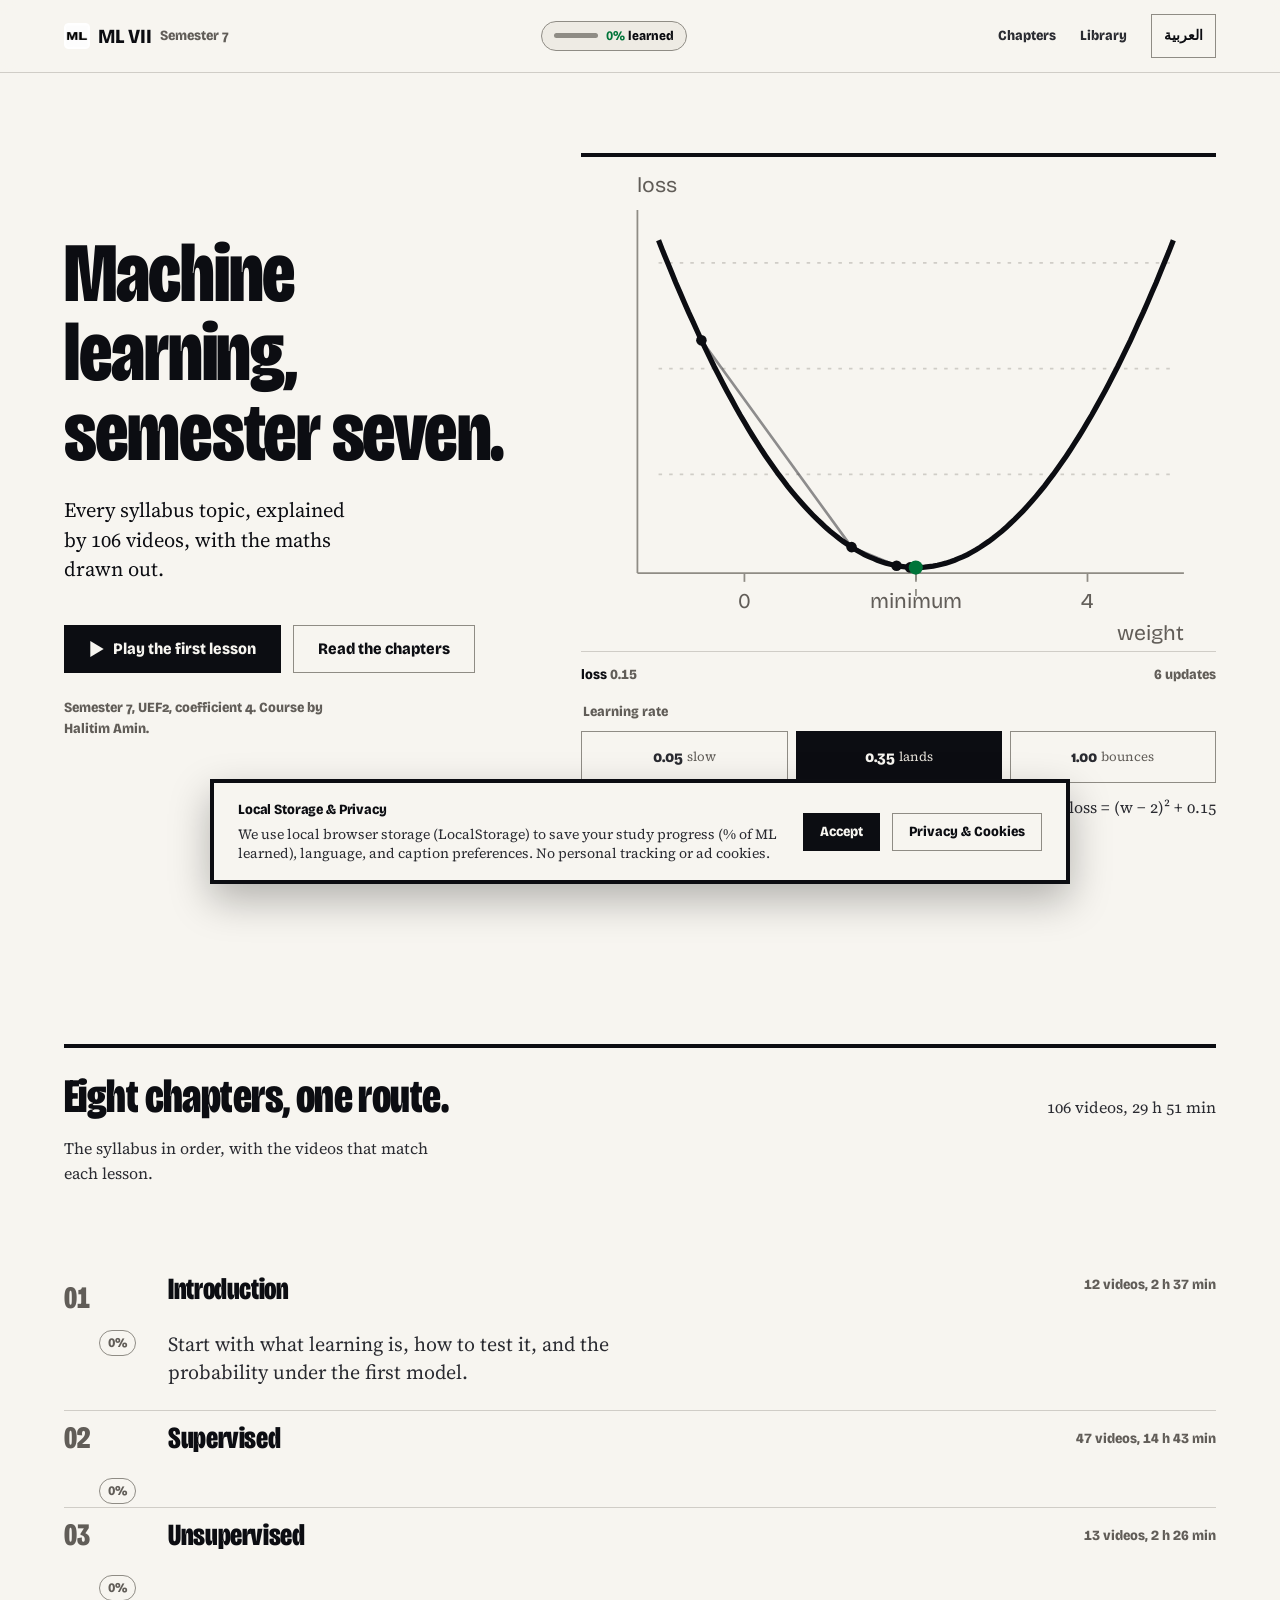
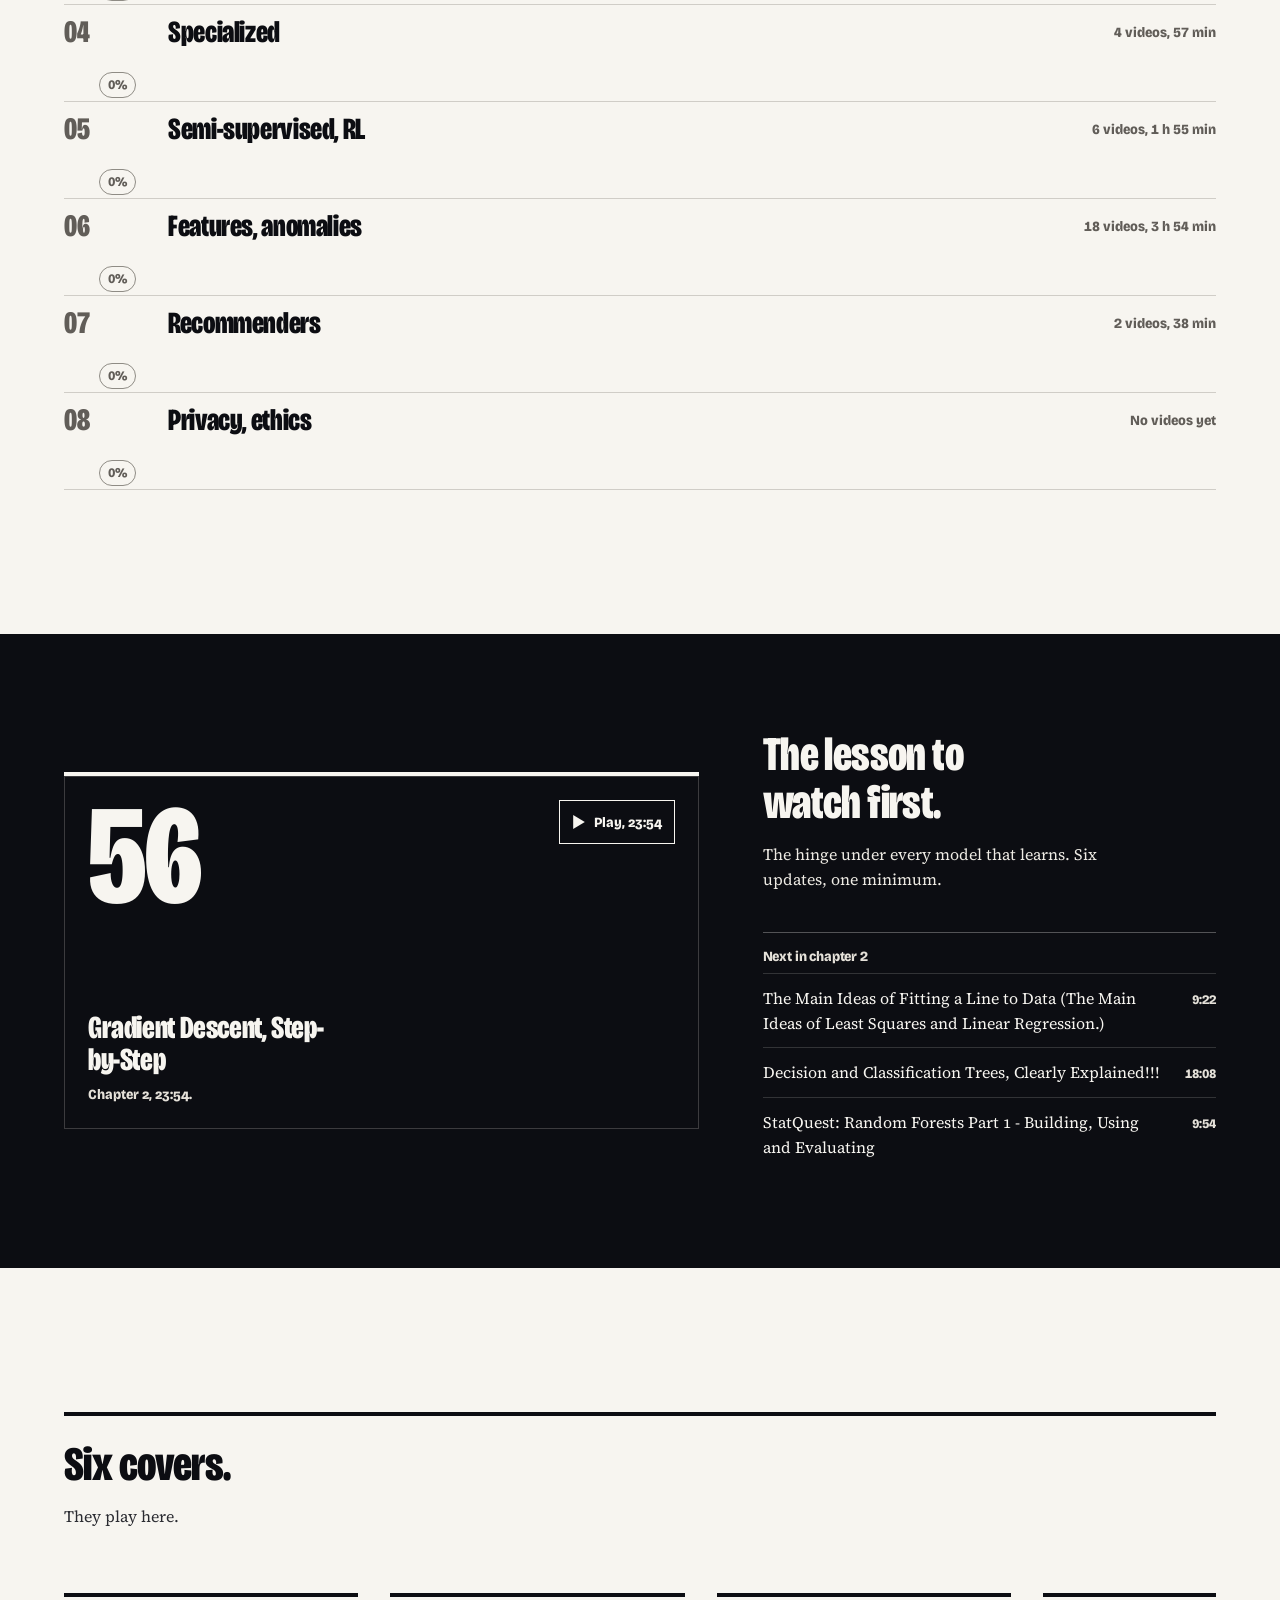
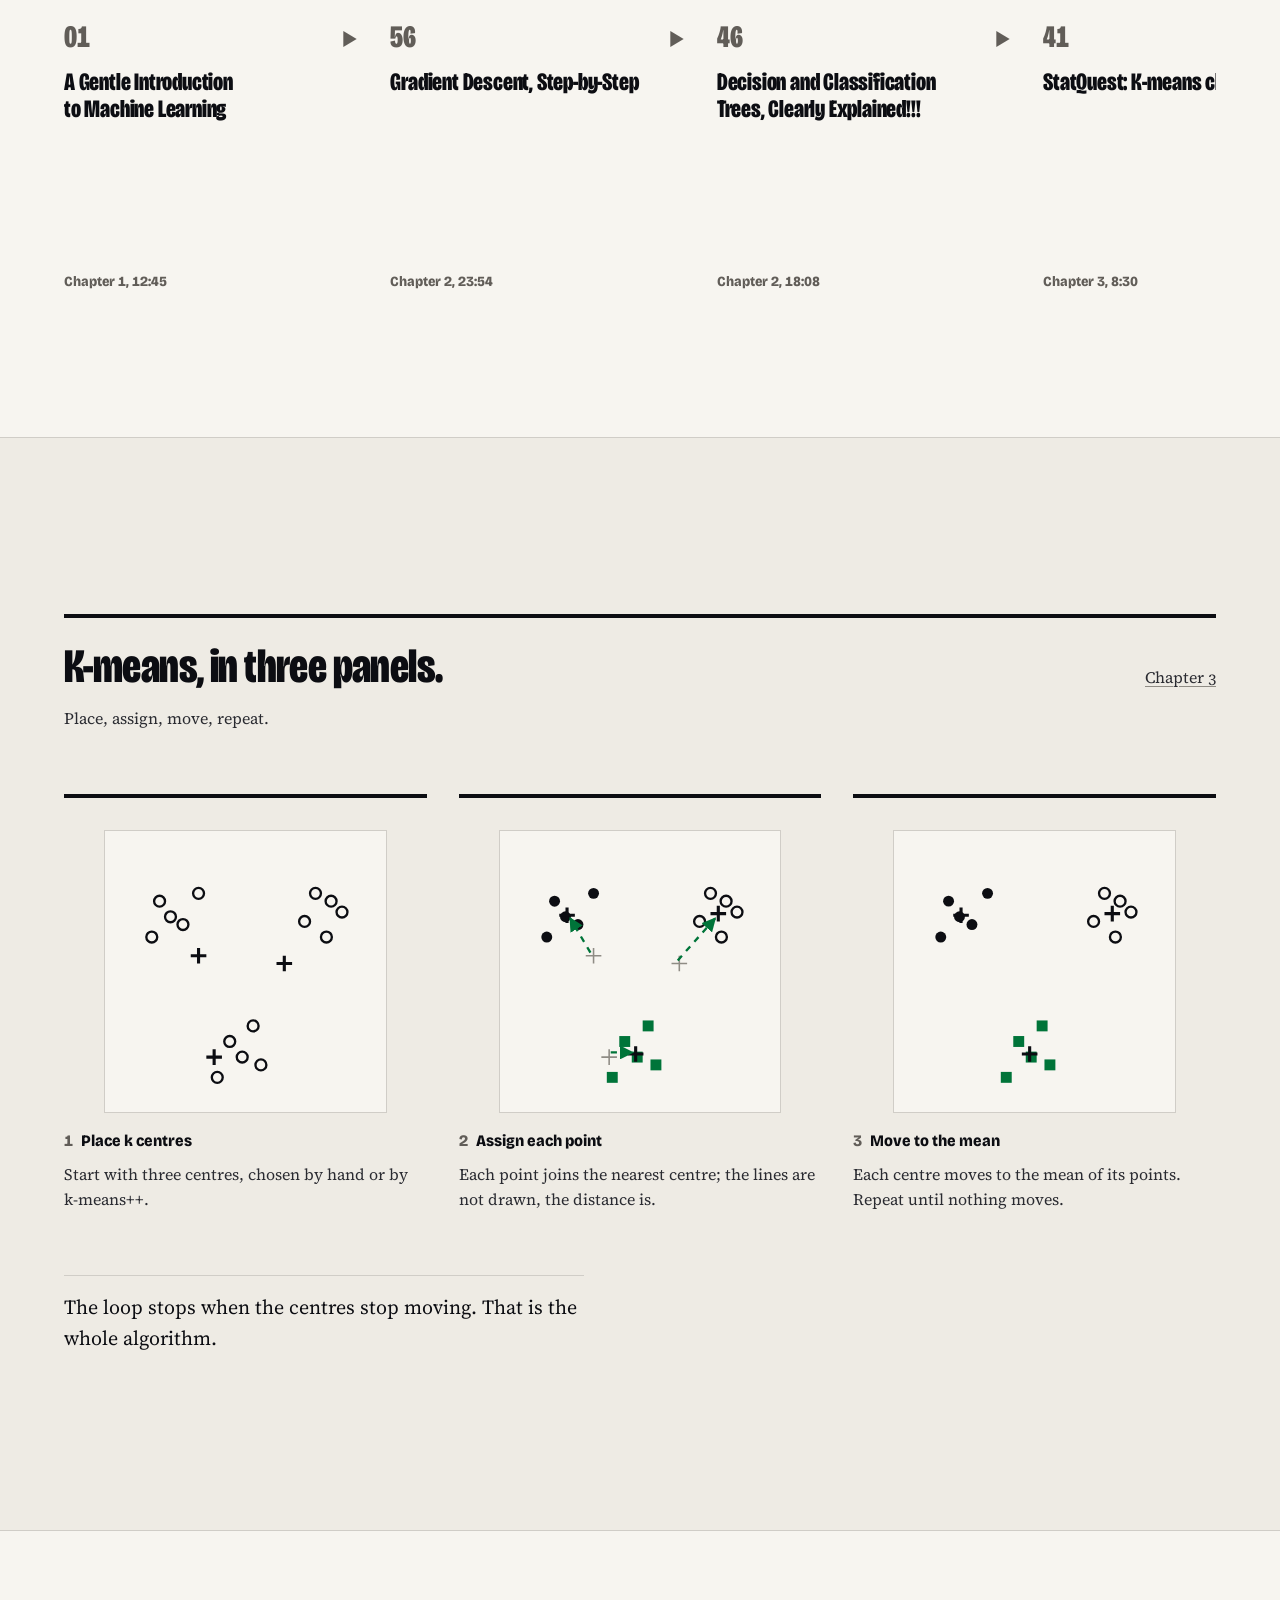
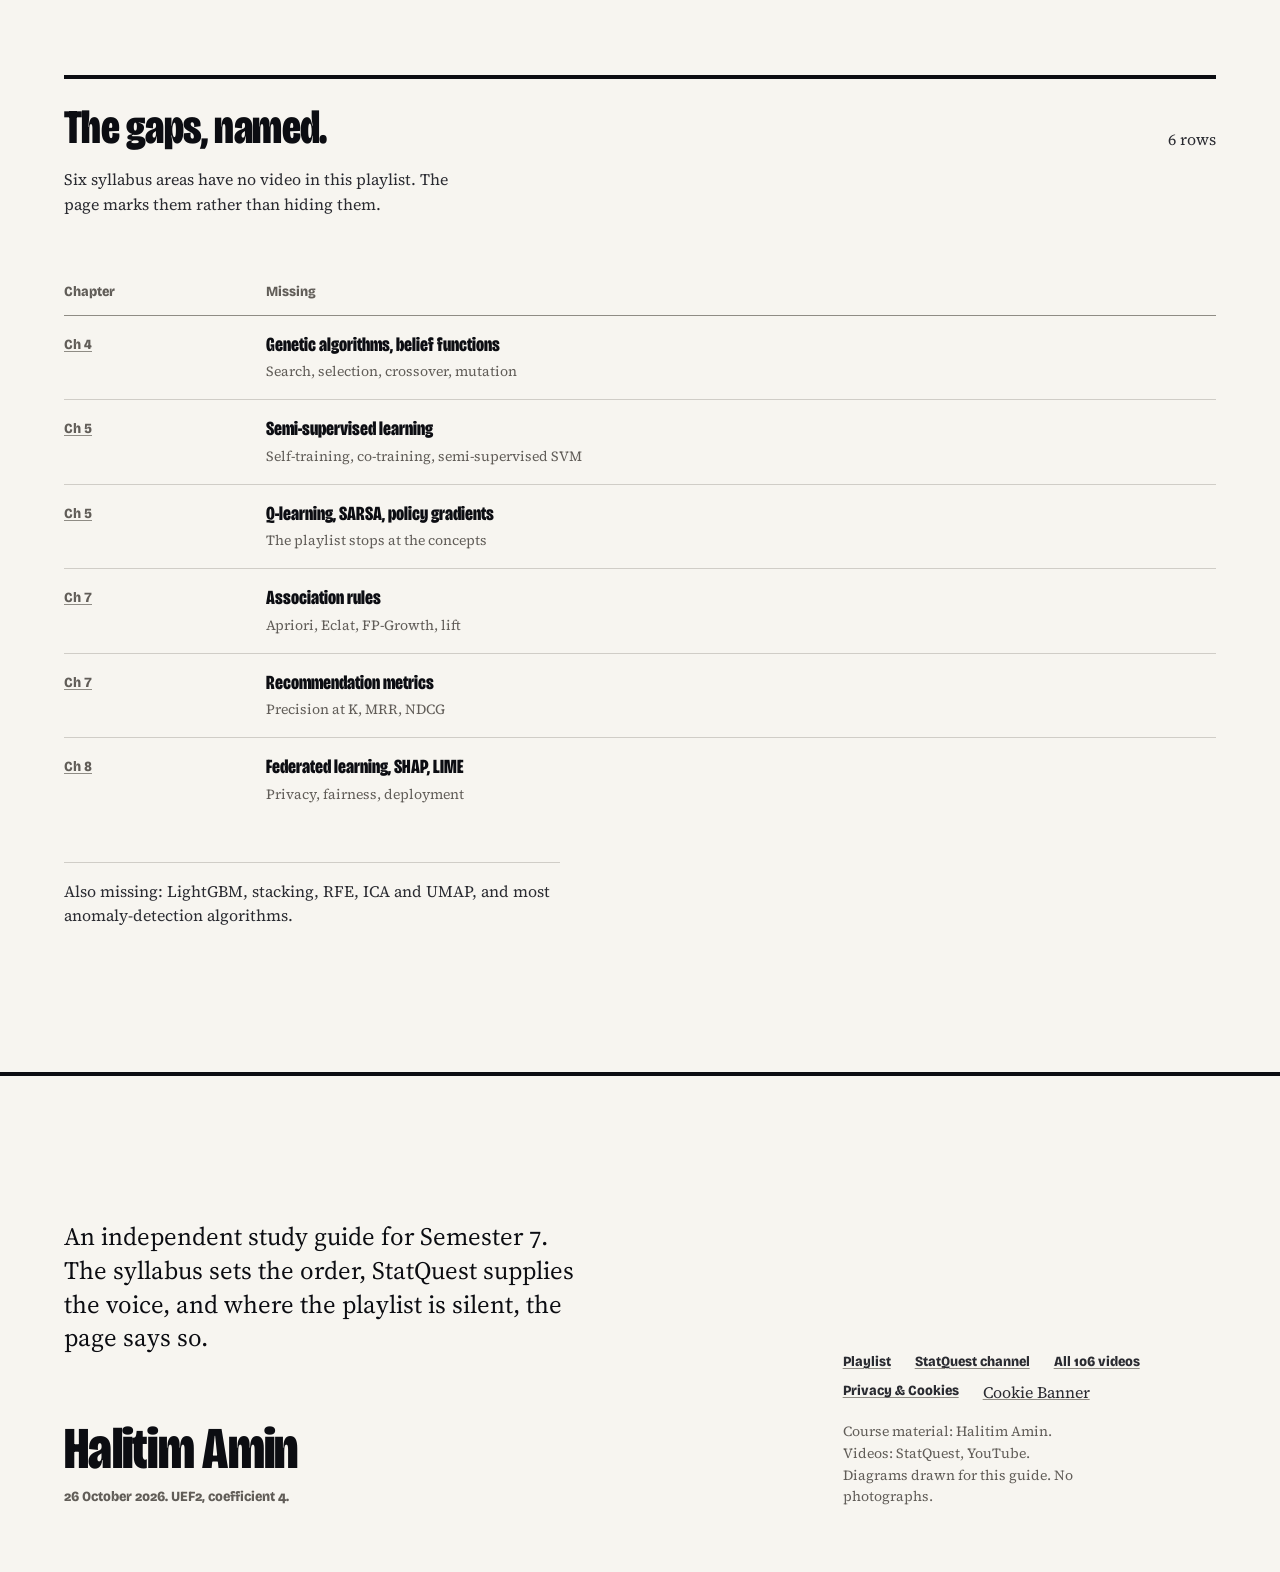
<file: index.html>
<!doctype html>
<html lang="en" dir="ltr" class="no-js">
<head>
  <meta charset="utf-8">
  <meta name="viewport" content="width=device-width, initial-scale=1">
  <title data-ar="تعلّم الآلة، السداسي السابع · ML VII">Machine learning, semester seven · ML VII</title>
  <meta name="description" content="A bilingual study guide to the Semester 7 machine learning syllabus: 106 StatQuest videos mapped to eight chapters, with the maths drawn out." data-ar-content="دليل دراسة ثنائي اللغة لمقرر تعلّم الآلة في السداسي السابع: 106 فيديوهات من StatQuest مرتبطة بثمانية فصول، والرياضيات مرسومة.">
  <meta name="author" content="Halitim Amin">
  <link rel="icon" href="favicon.ico" sizes="any">
  <link rel="icon" type="image/png" sizes="32x32" href="assets/favicon-32x32.png">
  <link rel="icon" type="image/png" sizes="16x16" href="assets/favicon-16x16.png">
  <link rel="apple-touch-icon" href="assets/apple-touch-icon.png">
  <meta property="og:type" content="website">
  <meta property="og:title" content="Machine learning, semester seven · ML VII" data-ar-content="تعلّم الآلة، السداسي السابع · ML VII">
  <meta property="og:description" content="A bilingual study guide to the Semester 7 machine learning syllabus: 106 StatQuest videos mapped to eight chapters, with the maths drawn out." data-ar-content="دليل دراسة ثنائي اللغة لمقرر تعلّم الآلة في السداسي السابع: 106 فيديوهات من StatQuest مرتبطة بثمانية فصول، والرياضيات مرسومة.">
  <meta property="og:image" content="assets/logo.png">
  <meta property="og:locale" content="en_DZ">
  <script>
    (function(){
      var d=document.documentElement;
      d.classList.remove('no-js');
      d.classList.add('js');
      try{
        var l=localStorage.getItem('ml7-lang');
        if(l==='ar'){d.lang='ar';d.dir='rtl';}
        if(localStorage.getItem('ml7-consent-v3')==='accepted'){
          d.classList.add('cookie-accepted');
        }
      }catch(e){}
    })();
  </script>
  <link rel="preconnect" href="https://fonts.googleapis.com">
  <link rel="preconnect" href="https://fonts.gstatic.com">
  <link href="https://fonts.googleapis.com/css2?family=Bricolage+Grotesque:opsz,wdth,wght@12..96,75..100,800&amp;family=IBM+Plex+Sans+Arabic:wght@400;700&amp;family=Source+Serif+4:opsz,wght@8..60,400&amp;display=swap" rel="stylesheet">
  <link rel="stylesheet" href="assets/site.css">
</head>
<body>
  <a class="skip" href="#main" data-ar="تجاوز إلى المحتوى">Skip to content</a>
  <header class="site-nav">
    <div class="container site-nav__inner">
      <a class="wordmark" href="index.html">
        <img class="wordmark__logo" src="assets/logo.png" alt="ML" width="28" height="28">
        ML VII <span data-ar="السداسي 7" dir="auto">Semester 7</span>
      </a>
      <div class="nav__progress" id="nav-progress" title="Your overall ML learning progress" data-ar-title="نسبة تقدّمك العامة في تعلّم الآلة" aria-label="Learning progress" data-ar-aria="نسبة التعلّم">
        <div class="nav__progress-track" aria-hidden="true"><div class="nav__progress-fill" id="nav-progress-fill" style="width: 0%;"></div></div>
        <span class="nav__progress-text"><strong id="nav-progress-num">0%</strong> <span data-ar="مكتمل">learned</span></span>
      </div>
      <nav class="site-nav__links" aria-label="Primary" data-ar-aria="التنقل الرئيسي">
        <a href="index.html#chapters" data-ar="الفصول">Chapters</a>
        <a href="library.html" data-ar="المكتبة">Library</a>
        <button class="lang-toggle" type="button" data-lang-toggle aria-label="التبديل إلى العربية" lang="ar">العربية</button>
      </nav>
    </div>
  </header>
  <main id="main">
<section class="hero">
    <div class="container hero__grid">
      <div class="hero__copy">
        <h1 data-ar="تعلّم الآلة، السداسي السابع.">Machine learning, semester seven.</h1>
        <p class="lead" data-ar="كل موضوع في المقرر، تشرحه 106 فيديوهات، والرياضيات مرسومة.">Every syllabus topic, explained by 106 videos, with the maths drawn out.</p>
        <div class="hero__actions">
          <a class="btn btn--primary" href="https://www.youtube.com/watch?v=Gv9_4yMHFhI" data-video="1"><svg class="icon-play" viewBox="0 0 10 12" aria-hidden="true" focusable="false"><path d="M0 0 10 6 0 12Z"/></svg><span data-ar="شغّل الدرس الأول">Play the first lesson</span></a>
          <a class="btn btn--quiet" href="#chapters"><span data-ar="اقرأ الفصول">Read the chapters</span></a>
        </div>
        <p class="hero__meta" data-ar="السداسي 7، وحدة UEF2، معامل 4. المقرر: Halitim Amin.">Semester 7, UEF2, coefficient 4. Course by Halitim Amin.</p>
      </div>
      <div class="hero__stage">
        <figure class="descent">
      <svg class="descent__chart" viewBox="0 0 360 280" role="img" aria-labelledby="descent-title descent-desc">
        <title id="descent-title">Gradient descent on a loss curve</title>
        <desc id="descent-desc" data-ar="منحنى خسارة محدّب. كل نقطة تحديث واحد. المعدل المنخفض يزحف، والمعدل المرتفع يتجاوز، والمعدل المناسب يصل إلى الحد الأدنى.">A convex loss curve. Each dot is one update. A low rate crawls, a high rate overshoots, a good rate lands at the minimum.</desc>
        <path class="axis" d="M 32 236 L 342 236"/>
        <path class="axis" d="M 32 236 L 32 30"/>
        <path class="grid" d="M 44 60 L 336 60"/>
        <path class="grid" d="M 44 120 L 336 120"/>
        <path class="grid" d="M 44 180 L 336 180"/>
        <path class="loss" d="M 44.0 47.2 L 46.4 53.4 L 48.9 59.4 L 51.3 65.3 L 53.7 71.2 L 56.2 76.9 L 58.6 82.5 L 61.0 88.0 L 63.5 93.4 L 65.9 98.7 L 68.3 104.0 L 70.8 109.1 L 73.2 114.1 L 75.6 119.0 L 78.1 123.8 L 80.5 128.5 L 82.9 133.0 L 85.4 137.5 L 87.8 141.9 L 90.2 146.2 L 92.7 150.4 L 95.1 154.5 L 97.5 158.4 L 100.0 162.3 L 102.4 166.1 L 104.8 169.7 L 107.3 173.3 L 109.7 176.7 L 112.1 180.1 L 114.6 183.3 L 117.0 186.5 L 119.4 189.5 L 121.9 192.5 L 124.3 195.3 L 126.7 198.0 L 129.2 200.7 L 131.6 203.2 L 134.0 205.6 L 136.5 207.9 L 138.9 210.2 L 141.3 212.3 L 143.8 214.3 L 146.2 216.2 L 148.6 218.0 L 151.1 219.7 L 153.5 221.3 L 155.9 222.8 L 158.4 224.2 L 160.8 225.5 L 163.2 226.7 L 165.7 227.7 L 168.1 228.7 L 170.5 229.6 L 173.0 230.4 L 175.4 231.0 L 177.8 231.6 L 180.3 232.1 L 182.7 232.4 L 185.1 232.7 L 187.6 232.9 L 190.0 232.9 L 192.4 232.9 L 194.9 232.7 L 197.3 232.4 L 199.7 232.1 L 202.2 231.6 L 204.6 231.0 L 207.0 230.4 L 209.5 229.6 L 211.9 228.7 L 214.3 227.7 L 216.8 226.7 L 219.2 225.5 L 221.6 224.2 L 224.1 222.8 L 226.5 221.3 L 228.9 219.7 L 231.4 218.0 L 233.8 216.2 L 236.2 214.3 L 238.7 212.3 L 241.1 210.2 L 243.5 207.9 L 246.0 205.6 L 248.4 203.2 L 250.8 200.7 L 253.3 198.0 L 255.7 195.3 L 258.1 192.5 L 260.6 189.5 L 263.0 186.5 L 265.4 183.3 L 267.9 180.1 L 270.3 176.7 L 272.7 173.3 L 275.2 169.7 L 277.6 166.1 L 280.0 162.3 L 282.5 158.4 L 284.9 154.5 L 287.3 150.4 L 289.8 146.2 L 292.2 141.9 L 294.6 137.5 L 297.1 133.0 L 299.5 128.5 L 301.9 123.8 L 304.4 119.0 L 306.8 114.1 L 309.2 109.1 L 311.7 104.0 L 314.1 98.7 L 316.5 93.4 L 319.0 88.0 L 321.4 82.5 L 323.8 76.9 L 326.3 71.2 L 328.7 65.3 L 331.1 59.4 L 333.6 53.4 L 336.0 47.2 "/>
        <path class="guide" d="M 190.0 236 L 190.0 250"/>
        <path class="axis" d="M 92.7 236 L 92.7 241"/>
        <path class="axis" d="M 190.0 236 L 190.0 241"/>
        <path class="axis" d="M 287.3 236 L 287.3 241"/>
        <text class="tick" x="32" y="20" text-anchor="start">loss</text>
        <text class="tick" x="92.7" y="256" text-anchor="middle">0</text>
        <text class="tick" x="190.0" y="256" text-anchor="middle">minimum</text>
        <text class="tick" x="287.3" y="256" text-anchor="middle">4</text>
        <text class="tick" x="342" y="274" text-anchor="end">weight</text>
        <g data-rate="low" hidden>
      <path class="trail" d="M 68.3 104.0 L 80.5 128.5 L 91.5 148.3 L 101.3 164.4 L 110.2 177.4 L 118.2 187.9 L 125.3 196.5"/>
      <circle class="step" cx="68.3" cy="104.0" r="3"/><circle class="step" cx="80.5" cy="128.5" r="3"/><circle class="step" cx="91.5" cy="148.3" r="3"/><circle class="step" cx="101.3" cy="164.4" r="3"/><circle class="step" cx="110.2" cy="177.4" r="3"/><circle class="step" cx="118.2" cy="187.9" r="3"/><circle class="step step--last" cx="125.3" cy="196.5" r="4"/>
    </g>
<g data-rate="good">
      <path class="trail" d="M 68.3 104.0 L 153.5 221.3 L 179.0 231.9 L 186.7 232.8 L 189.0 232.9 L 189.7 232.9 L 189.9 232.9"/>
      <circle class="step" cx="68.3" cy="104.0" r="3"/><circle class="step" cx="153.5" cy="221.3" r="3"/><circle class="step" cx="179.0" cy="231.9" r="3"/><circle class="step" cx="186.7" cy="232.8" r="3"/><circle class="step" cx="189.0" cy="232.9" r="3"/><circle class="step" cx="189.7" cy="232.9" r="3"/><circle class="step step--last" cx="189.9" cy="232.9" r="4"/>
    </g>
<g data-rate="high" hidden>
      <path class="trail" d="M 68.3 104.0 L 311.7 104.0 L 68.3 104.0 L 311.7 104.0 L 68.3 104.0 L 311.7 104.0 L 68.3 104.0"/>
      <circle class="step" cx="68.3" cy="104.0" r="3"/><circle class="step" cx="311.7" cy="104.0" r="3"/><circle class="step" cx="68.3" cy="104.0" r="3"/><circle class="step" cx="311.7" cy="104.0" r="3"/><circle class="step" cx="68.3" cy="104.0" r="3"/><circle class="step" cx="311.7" cy="104.0" r="3"/><circle class="step step--last" cx="68.3" cy="104.0" r="4"/>
    </g>
      </svg>
      <div class="descent__readout">
        <span><span data-ar="الخسارة">loss</span> <span data-loss-value>0.15</span></span>
        <span data-ar="6 تحديثات">6 updates</span>
      </div>
      <fieldset class="descent__control">
        <legend data-ar="معدل التعلّم">Learning rate</legend>
        <div class="descent__rates">
        <label>
          <input type="radio" name="descent-rate" value="low" data-loss="1.75">
          <span>0.05</span>
          <small data-ar="بطيء">slow</small>
        </label>
        <label>
          <input type="radio" name="descent-rate" value="good" data-loss="0.15" checked>
          <span>0.35</span>
          <small data-ar="يصل">lands</small>
        </label>
        <label>
          <input type="radio" name="descent-rate" value="high" data-loss="6.40">
          <span>1.00</span>
          <small data-ar="يرتد">bounces</small>
        </label></div>
      </fieldset>
      <div class="descent__caption">
        <span data-ar="ستة تحديثات من w = −0.5.">Six updates from w = −0.5.</span>
        <span dir="ltr">loss = (w − 2)² + 0.15</span>
      </div>
    </figure>
      </div>
    </div>
  </section>
<section class="section" id="chapters">
    <div class="container">
      <div class="section__head">
        <h2 data-ar="ثمانية فصول، مسار واحد.">Eight chapters, one route.</h2>
        <p class="section__aside"><span data-ar="106 فيديو، 29 س 51 د">106 videos, 29 h 51 min</span></p>
      </div>
      <p class="section__intro" data-ar="المقرر بالترتيب، مع الفيديوهات التي تطابق كل درس.">The syllabus in order, with the videos that match each lesson.</p>
      <ol class="contents">
<li class="contents__item contents__item--lead">
        <a class="contents__row" href="chapter-1.html" data-ch-row="1">
          <span class="contents__num">01</span>
          <span class="contents__title" data-ar="المقدمة">Introduction</span>
          <span class="contents__meta" data-ar="12 فيديو، 2 س 37 د">12 videos, 2 h 37 min</span>
          <span class="contents__badge" data-ch-badge="1" hidden>0%</span>
          <span class="contents__line" data-ar="ابدأ بمعنى التعلّم، وكيف تختبره، والاحتمال الذي يقف تحت أول نموذج.">Start with what learning is, how to test it, and the probability under the first model.</span>
        </a>
      </li>
<li class="contents__item">
        <a class="contents__row" href="chapter-2.html" data-ch-row="2">
          <span class="contents__num">02</span>
          <span class="contents__title" data-ar="الموجّه">Supervised</span>
          <span class="contents__meta" data-ar="47 فيديو، 14 س 43 د">47 videos, 14 h 43 min</span>
          <span class="contents__badge" data-ch-badge="2" hidden>0%</span>
          
        </a>
      </li>
<li class="contents__item">
        <a class="contents__row" href="chapter-3.html" data-ch-row="3">
          <span class="contents__num">03</span>
          <span class="contents__title" data-ar="غير الموجّه">Unsupervised</span>
          <span class="contents__meta" data-ar="13 فيديو، 2 س 26 د">13 videos, 2 h 26 min</span>
          <span class="contents__badge" data-ch-badge="3" hidden>0%</span>
          
        </a>
      </li>
<li class="contents__item">
        <a class="contents__row" href="chapter-4.html" data-ch-row="4">
          <span class="contents__num">04</span>
          <span class="contents__title" data-ar="متخصصة">Specialized</span>
          <span class="contents__meta" data-ar="4 فيديوهات، 57 د">4 videos, 57 min</span>
          <span class="contents__badge" data-ch-badge="4" hidden>0%</span>
          
        </a>
      </li>
<li class="contents__item">
        <a class="contents__row" href="chapter-5.html" data-ch-row="5">
          <span class="contents__num">05</span>
          <span class="contents__title" data-ar="شبه موجّه، معزّز">Semi-supervised, RL</span>
          <span class="contents__meta" data-ar="6 فيديوهات، 1 س 55 د">6 videos, 1 h 55 min</span>
          <span class="contents__badge" data-ch-badge="5" hidden>0%</span>
          
        </a>
      </li>
<li class="contents__item">
        <a class="contents__row" href="chapter-6.html" data-ch-row="6">
          <span class="contents__num">06</span>
          <span class="contents__title" data-ar="الخصائص، الشذوذ">Features, anomalies</span>
          <span class="contents__meta" data-ar="18 فيديو، 3 س 54 د">18 videos, 3 h 54 min</span>
          <span class="contents__badge" data-ch-badge="6" hidden>0%</span>
          
        </a>
      </li>
<li class="contents__item">
        <a class="contents__row" href="chapter-7.html" data-ch-row="7">
          <span class="contents__num">07</span>
          <span class="contents__title" data-ar="التوصية">Recommenders</span>
          <span class="contents__meta" data-ar="فيديوان، 38 د">2 videos, 38 min</span>
          <span class="contents__badge" data-ch-badge="7" hidden>0%</span>
          
        </a>
      </li>
<li class="contents__item">
        <a class="contents__row" href="chapter-8.html" data-ch-row="8">
          <span class="contents__num">08</span>
          <span class="contents__title" data-ar="الخصوصية، الأخلاقيات">Privacy, ethics</span>
          <span class="contents__meta" data-ar="لا فيديو بعد">No videos yet</span>
          <span class="contents__badge" data-ch-badge="8" hidden>0%</span>
          
        </a>
      </li>
      </ol>
    </div>
  </section>
<section class="band section--band" aria-labelledby="featured-title">
    <div class="container band__grid">
      <figure class="poster">
        <a class="poster__link" href="https://www.youtube.com/watch?v=sDv4f4s2SB8" data-video="56" aria-label="Play video 56: Gradient Descent, Step-by-Step" data-ar-aria="شغّل الفيديو 56: Gradient Descent, Step-by-Step">
          <span class="poster__top">
            <span class="poster__num">56</span>
            <span class="poster__play"><svg class="icon-play" viewBox="0 0 10 12" aria-hidden="true" focusable="false"><path d="M0 0 10 6 0 12Z"/></svg><span data-ar="شغّل، 23:54">Play, 23:54</span></span>
          </span>
          <span class="poster__bottom">
            <span class="poster__title">Gradient Descent, Step-by-Step</span>
            <span class="poster__meta" data-ar="الفصل 2، 23:54.">Chapter 2, 23:54.</span>
          </span>
        </a>
      </figure>
      <div class="band__copy">
        <h2 id="featured-title" data-ar="الدرس الذي تشاهده أولًا.">The lesson to watch first.</h2>
        <p data-ar="المفصل تحت كل نموذج يتعلّم. ستة تحديثات، وحد أدنى واحد.">The hinge under every model that learns. Six updates, one minimum.</p>
        <div class="band__next">
          <h3 data-ar="التالي">Next in chapter 2</h3>
          <ul>
<li><a href="https://www.youtube.com/watch?v=PaFPbb66DxQ" data-video="9"><span>The Main Ideas of Fitting a Line to Data (The Main Ideas of Least Squares and Linear Regression.)</span><span>9:22</span></a></li>
<li><a href="https://www.youtube.com/watch?v=_L39rN6gz7Y" data-video="46"><span>Decision and Classification Trees, Clearly Explained!!!</span><span>18:08</span></a></li>
<li><a href="https://www.youtube.com/watch?v=J4Wdy0Wc_xQ" data-video="52"><span>StatQuest: Random Forests Part 1 - Building, Using and Evaluating</span><span>9:54</span></a></li>
          </ul>
        </div>
      </div>
    </div>
  </section>
<section class="rail-section" aria-labelledby="rail-title">
    <div class="container">
      <div class="section__head">
        <h2 id="rail-title" data-ar="ستة أغلفة.">Six covers.</h2>
      </div>
      <p class="section__intro" data-ar="تُشغّل هنا.">They play here.</p>
      <div class="rail-wrap" tabindex="0" role="region" aria-label="Six starting videos" data-ar-aria="ستة فيديوهات للبداية">
        <ul class="rail">
<li>
          <a class="cover" href="https://www.youtube.com/watch?v=Gv9_4yMHFhI" data-video="1" aria-label="Play video 1: A Gentle Introduction to Machine Learning" data-ar-aria="شغّل الفيديو 1: A Gentle Introduction to Machine Learning">
            <span class="cover__top"><span class="cover__num">01</span><span class="cover__play"><svg class="icon-play" viewBox="0 0 10 12" aria-hidden="true" focusable="false"><path d="M0 0 10 6 0 12Z"/></svg></span></span>
            <span class="cover__title">A Gentle Introduction to Machine Learning</span>
            <span class="cover__meta" data-ar="الفصل 1، 12:45">Chapter 1, 12:45</span>
          </a>
        </li>
<li>
          <a class="cover" href="https://www.youtube.com/watch?v=sDv4f4s2SB8" data-video="56" aria-label="Play video 56: Gradient Descent, Step-by-Step" data-ar-aria="شغّل الفيديو 56: Gradient Descent, Step-by-Step">
            <span class="cover__top"><span class="cover__num">56</span><span class="cover__play"><svg class="icon-play" viewBox="0 0 10 12" aria-hidden="true" focusable="false"><path d="M0 0 10 6 0 12Z"/></svg></span></span>
            <span class="cover__title">Gradient Descent, Step-by-Step</span>
            <span class="cover__meta" data-ar="الفصل 2، 23:54">Chapter 2, 23:54</span>
          </a>
        </li>
<li>
          <a class="cover" href="https://www.youtube.com/watch?v=_L39rN6gz7Y" data-video="46" aria-label="Play video 46: Decision and Classification Trees, Clearly Explained!!!" data-ar-aria="شغّل الفيديو 46: Decision and Classification Trees, Clearly Explained!!!">
            <span class="cover__top"><span class="cover__num">46</span><span class="cover__play"><svg class="icon-play" viewBox="0 0 10 12" aria-hidden="true" focusable="false"><path d="M0 0 10 6 0 12Z"/></svg></span></span>
            <span class="cover__title">Decision and Classification Trees, Clearly Explained!!!</span>
            <span class="cover__meta" data-ar="الفصل 2، 18:08">Chapter 2, 18:08</span>
          </a>
        </li>
<li>
          <a class="cover" href="https://www.youtube.com/watch?v=4b5d3muPQmA" data-video="41" aria-label="Play video 41: StatQuest: K-means clustering" data-ar-aria="شغّل الفيديو 41: StatQuest: K-means clustering">
            <span class="cover__top"><span class="cover__num">41</span><span class="cover__play"><svg class="icon-play" viewBox="0 0 10 12" aria-hidden="true" focusable="false"><path d="M0 0 10 6 0 12Z"/></svg></span></span>
            <span class="cover__title">StatQuest: K-means clustering</span>
            <span class="cover__meta" data-ar="الفصل 3، 8:30">Chapter 3, 8:30</span>
          </a>
        </li>
<li>
          <a class="cover" href="https://www.youtube.com/watch?v=HMOI_lkzW08" data-video="31" aria-label="Play video 31: StatQuest: PCA main ideas in only 5 minutes!!!" data-ar-aria="شغّل الفيديو 31: StatQuest: PCA main ideas in only 5 minutes!!!">
            <span class="cover__top"><span class="cover__num">31</span><span class="cover__play"><svg class="icon-play" viewBox="0 0 10 12" aria-hidden="true" focusable="false"><path d="M0 0 10 6 0 12Z"/></svg></span></span>
            <span class="cover__title">StatQuest: PCA main ideas in only 5 minutes!!!</span>
            <span class="cover__meta" data-ar="الفصل 3، 6:05">Chapter 3, 6:05</span>
          </a>
        </li>
<li>
          <a class="cover" href="https://www.youtube.com/watch?v=Z-T0iJEXiwM" data-video="103" aria-label="Play video 103: Reinforcement Learning: Essential Concepts" data-ar-aria="شغّل الفيديو 103: Reinforcement Learning: Essential Concepts">
            <span class="cover__top"><span class="cover__num">103</span><span class="cover__play"><svg class="icon-play" viewBox="0 0 10 12" aria-hidden="true" focusable="false"><path d="M0 0 10 6 0 12Z"/></svg></span></span>
            <span class="cover__title">Reinforcement Learning: Essential Concepts</span>
            <span class="cover__meta" data-ar="الفصل 5، 18:13">Chapter 5, 18:13</span>
          </a>
        </li>
        </ul>
      </div>
    </div>
  </section>
<section class="km section--well" aria-labelledby="km-title">
    <div class="container">
      <div class="section__head">
        <h2 id="km-title" data-ar="K-means، في ثلاثة مشاهد.">K-means, in three panels.</h2>
        <p class="section__aside"><a href="chapter-3.html" data-ar="الفصل 3">Chapter 3</a></p>
      </div>
      <p class="section__intro" data-ar="ضع، وزّع، حرّك، ثم كرّر.">Place, assign, move, repeat.</p>
      <ol class="km__steps">
<li class="km__step">
        <figure class="km__fig">
  <svg class="diagram" viewBox="0 0 180 180" role="img" aria-labelledby="km1-label">
    <title id="km1-label">Panel 1: three starting centres among the points</title>
    <circle class="dot-hollow" cx="35" cy="45" r="3.5"/><circle class="dot-hollow" cx="50" cy="60" r="3.5"/><circle class="dot-hollow" cx="30" cy="68" r="3.5"/><circle class="dot-hollow" cx="60" cy="40" r="3.5"/><circle class="dot-hollow" cx="42" cy="55" r="3.5"/><circle class="dot-hollow" cx="135" cy="40" r="3.5"/><circle class="dot-hollow" cx="152" cy="52" r="3.5"/><circle class="dot-hollow" cx="142" cy="68" r="3.5"/><circle class="dot-hollow" cx="128" cy="58" r="3.5"/><circle class="dot-hollow" cx="145" cy="45" r="3.5"/><circle class="dot-hollow" cx="80" cy="135" r="3.5"/><circle class="dot-hollow" cx="100" cy="150" r="3.5"/><circle class="dot-hollow" cx="72" cy="158" r="3.5"/><circle class="dot-hollow" cx="95" cy="125" r="3.5"/><circle class="dot-hollow" cx="88" cy="145" r="3.5"/>
    <path class="cross" d="M 55 80 L 65 80 M 60 75 L 60 85"/><path class="cross" d="M 110 85 L 120 85 M 115 80 L 115 90"/><path class="cross" d="M 65 145 L 75 145 M 70 140 L 70 150"/>
  </svg></figure>
        <p class="km__label" data-ar="ضع k مراكز">Place k centres</p>
        <p class="km__text" data-ar="ابدأ بثلاثة مراكز، مختارة يدويًا أو بـk-means++.">Start with three centres, chosen by hand or by k-means++.</p>
      </li>
<li class="km__step">
        <figure class="km__fig">
  <svg class="diagram" viewBox="0 0 180 180" role="img" aria-labelledby="km2-label">
    <defs>
    <marker id="km-arrow-a" viewBox="0 0 10 10" refX="9" refY="5" markerWidth="6" markerHeight="6" orient="auto-start-reverse">
      <path d="M 0 0 L 10 5 L 0 10 z" class="arrowhead--accent"/>
    </marker>
  </defs><title id="km2-label">Panel 2: points assigned to the nearest centre, then each centre moved to its mean</title>
    <circle class="dot-filled" cx="35" cy="45" r="3.5"/><circle class="dot-filled" cx="50" cy="60" r="3.5"/><circle class="dot-filled" cx="30" cy="68" r="3.5"/><circle class="dot-filled" cx="60" cy="40" r="3.5"/><circle class="dot-filled" cx="42" cy="55" r="3.5"/><circle class="dot-hollow" cx="135" cy="40" r="3.5"/><circle class="dot-hollow" cx="152" cy="52" r="3.5"/><circle class="dot-hollow" cx="142" cy="68" r="3.5"/><circle class="dot-hollow" cx="128" cy="58" r="3.5"/><circle class="dot-hollow" cx="145" cy="45" r="3.5"/><rect class="dot-square" x="76.5" y="131.5" width="7" height="7"/><rect class="dot-square" x="96.5" y="146.5" width="7" height="7"/><rect class="dot-square" x="68.5" y="154.5" width="7" height="7"/><rect class="dot-square" x="91.5" y="121.5" width="7" height="7"/><rect class="dot-square" x="84.5" y="141.5" width="7" height="7"/>
    <path class="cross cross--ghost" d="M 55 80 L 65 80 M 60 75 L 60 85"/><path class="cross cross--ghost" d="M 110 85 L 120 85 M 115 80 L 115 90"/><path class="cross cross--ghost" d="M 65 145 L 75 145 M 70 140 L 70 150"/>
    <path class="cross" d="M 38 54 L 48 54 M 43 49 L 43 59"/><path class="cross" d="M 135 53 L 145 53 M 140 48 L 140 58"/><path class="cross" d="M 82 143 L 92 143 M 87 138 L 87 148"/>
    <path class="line line--accent line--dash" d="M 58 78 L 45 56" marker-end="url(#km-arrow-a)"/>
    <path class="line line--accent line--dash" d="M 114 83 L 138 56" marker-end="url(#km-arrow-a)"/>
    <path class="line line--accent line--dash" d="M 71 142 L 85 142" marker-end="url(#km-arrow-a)"/>
  </svg></figure>
        <p class="km__label" data-ar="وزّع كل نقطة">Assign each point</p>
        <p class="km__text" data-ar="كل نقطة تنضم إلى أقرب مركز؛ الخطوط لا تُرسم، المسافة هي التي تُحسب.">Each point joins the nearest centre; the lines are not drawn, the distance is.</p>
      </li>
<li class="km__step">
        <figure class="km__fig">
  <svg class="diagram" viewBox="0 0 180 180" role="img" aria-labelledby="km3-label">
    <title id="km3-label">Panel 3: the centres have stopped moving</title>
    <circle class="dot-filled" cx="35" cy="45" r="3.5"/><circle class="dot-filled" cx="50" cy="60" r="3.5"/><circle class="dot-filled" cx="30" cy="68" r="3.5"/><circle class="dot-filled" cx="60" cy="40" r="3.5"/><circle class="dot-filled" cx="42" cy="55" r="3.5"/><circle class="dot-hollow" cx="135" cy="40" r="3.5"/><circle class="dot-hollow" cx="152" cy="52" r="3.5"/><circle class="dot-hollow" cx="142" cy="68" r="3.5"/><circle class="dot-hollow" cx="128" cy="58" r="3.5"/><circle class="dot-hollow" cx="145" cy="45" r="3.5"/><rect class="dot-square" x="76.5" y="131.5" width="7" height="7"/><rect class="dot-square" x="96.5" y="146.5" width="7" height="7"/><rect class="dot-square" x="68.5" y="154.5" width="7" height="7"/><rect class="dot-square" x="91.5" y="121.5" width="7" height="7"/><rect class="dot-square" x="84.5" y="141.5" width="7" height="7"/>
    <path class="cross" d="M 38 54 L 48 54 M 43 49 L 43 59"/><path class="cross" d="M 135 53 L 145 53 M 140 48 L 140 58"/><path class="cross" d="M 82 143 L 92 143 M 87 138 L 87 148"/>
  </svg></figure>
        <p class="km__label" data-ar="حرّك إلى المتوسط">Move to the mean</p>
        <p class="km__text" data-ar="كل مركز ينتقل إلى متوسط نقاطه. كرّر حتى لا يتحرك شيء.">Each centre moves to the mean of its points. Repeat until nothing moves.</p>
      </li>
      </ol>
      <p class="km__note" data-ar="تتوقف الحلقة عندما تتوقف المراكز عن الحركة. هذه هي الخوارزمية كلها.">The loop stops when the centres stop moving. That is the whole algorithm.</p>
    </div>
  </section>
<section class="section" id="gaps">
    <div class="container">
      <div class="section__head">
        <h2 data-ar="الفجوات، بالاسم.">The gaps, named.</h2>
        <p class="section__aside"><span data-ar="6 صفوف">6 rows</span></p>
      </div>
      <p class="section__intro" data-ar="ستة موضوعات في المقرر لا فيديو لها في هذه القائمة. الصفحة تسمّيها بدل أن تخفيها.">Six syllabus areas have no video in this playlist. The page marks them rather than hiding them.</p>
      <table class="gaps__table">
        <thead><tr><th data-ar="الفصل">Chapter</th><th data-ar="الناقص">Missing</th></tr></thead>
        <tbody>
<tr>
          <td class="gaps__chapter" data-label="Chapter" data-label-ar="الفصل"><a href="chapter-4.html" aria-label="Open chapter 4" data-ar-aria="افتح الفصل 4">Ch 4</a></td>
          <td data-label="Missing" data-label-ar="الناقص"><span class="gaps__what" data-ar="الخوارزميات الجينية، دوال الاعتقاد">Genetic algorithms, belief functions</span><span class="gaps__note" data-ar="بحث، انتخاب، تزاوج، طفرة">Search, selection, crossover, mutation</span></td>
        </tr>
<tr>
          <td class="gaps__chapter" data-label="Chapter" data-label-ar="الفصل"><a href="chapter-5.html" aria-label="Open chapter 5" data-ar-aria="افتح الفصل 5">Ch 5</a></td>
          <td data-label="Missing" data-label-ar="الناقص"><span class="gaps__what" data-ar="التعلّم شبه الموجّه">Semi-supervised learning</span><span class="gaps__note" data-ar="التدريب الذاتي، التدريب المشترك، SVM شبه موجّه">Self-training, co-training, semi-supervised SVM</span></td>
        </tr>
<tr>
          <td class="gaps__chapter" data-label="Chapter" data-label-ar="الفصل"><a href="chapter-5.html" aria-label="Open chapter 5" data-ar-aria="افتح الفصل 5">Ch 5</a></td>
          <td data-label="Missing" data-label-ar="الناقص"><span class="gaps__what" data-ar="Q-Learning وSARSA وتدرج السياسة">Q-learning, SARSA, policy gradients</span><span class="gaps__note" data-ar="تتوقف القائمة عند المفاهيم">The playlist stops at the concepts</span></td>
        </tr>
<tr>
          <td class="gaps__chapter" data-label="Chapter" data-label-ar="الفصل"><a href="chapter-7.html" aria-label="Open chapter 7" data-ar-aria="افتح الفصل 7">Ch 7</a></td>
          <td data-label="Missing" data-label-ar="الناقص"><span class="gaps__what" data-ar="قواعد الارتباط">Association rules</span><span class="gaps__note" data-ar="Apriori، Eclat، FP-Growth، الرفع">Apriori, Eclat, FP-Growth, lift</span></td>
        </tr>
<tr>
          <td class="gaps__chapter" data-label="Chapter" data-label-ar="الفصل"><a href="chapter-7.html" aria-label="Open chapter 7" data-ar-aria="افتح الفصل 7">Ch 7</a></td>
          <td data-label="Missing" data-label-ar="الناقص"><span class="gaps__what" data-ar="مقاييس التوصية">Recommendation metrics</span><span class="gaps__note" data-ar="الإحكام عند K، MRR، NDCG">Precision at K, MRR, NDCG</span></td>
        </tr>
<tr>
          <td class="gaps__chapter" data-label="Chapter" data-label-ar="الفصل"><a href="chapter-8.html" aria-label="Open chapter 8" data-ar-aria="افتح الفصل 8">Ch 8</a></td>
          <td data-label="Missing" data-label-ar="الناقص"><span class="gaps__what" data-ar="التعلّم الفيدرالي، SHAP، LIME">Federated learning, SHAP, LIME</span><span class="gaps__note" data-ar="الخصوصية، الإنصاف، النشر">Privacy, fairness, deployment</span></td>
        </tr>
        </tbody>
      </table>
      <p class="gaps__also" data-ar="ناقص أيضًا: LightGBM، والتكديس، وRFE، وICA وUMAP، ومعظم خوارزميات كشف الشذوذ.">Also missing: LightGBM, stacking, RFE, ICA and UMAP, and most anomaly-detection algorithms.</p>
    </div>
  </section>
  </main>
  <aside class="site-consent cookie-banner" id="site-consent-banner" aria-label="Privacy and cookies" data-ar-aria="الخصوصية والتخزين المحلي">
    <div class="site-consent__inner cookie-banner__inner">
      <div class="site-consent__content cookie-banner__content">
        <p class="site-consent__title cookie-banner__title" data-ar="التخزين المحلي والخصوصية">Local Storage &amp; Privacy</p>
        <p class="site-consent__text cookie-banner__text" data-ar="نستخدم التخزين المحلي (LocalStorage) في متصفحك لحفظ تقدمك الدراسي (% ما تعلمته في تعلّم الآلة)، وتفضيلات اللغة والترجمة. لا نجمع أي بيانات شخصية ولا نستخدم كوكيز إعلانية.">
          We use local browser storage (LocalStorage) to save your study progress (% of ML learned), language, and caption preferences. No personal tracking or ad cookies.
        </p>
      </div>
      <div class="site-consent__actions cookie-banner__actions">
        <button type="button" class="btn btn--primary btn--sm" id="site-consent-accept" data-ar="قبول">Accept</button>
        <a href="privacy.html" class="btn btn--quiet btn--sm" data-ar="الخصوصية وملفات تعريف الارتباط">Privacy &amp; Cookies</a>
      </div>
    </div>
  </aside>
  <dialog class="dua-dialog" id="dua-dialog" aria-labelledby="dua-text">
    <div class="dua-dialog__inner">
      <span class="dua-dialog__icon" aria-hidden="true">🤲</span>
      <h2 class="dua-dialog__text" id="dua-text" dir="rtl" data-ar="دعاء لنا بالخير، فدعاء في ظهر الغيب مستجاب">
        دعاء لنا بالخير، فدعاء في ظهر الغيب مستجاب
      </h2>
      <p class="dua-dialog__sub" data-ar="اللهم وفّق كل طالب علم ويسّر له أمره">
        Keep us in your prayers, for a supplication in absence is answered.
      </p>
      <button type="button" class="btn btn--primary dua-dialog__btn" id="dua-close" data-ar="آمين يا رب">
        آمين يا رب
      </button>
    </div>
  </dialog>
  <footer class="letter" id="about">
    <div class="container letter__grid">
      <div>
        <p class="letter__statement" data-ar="دليل دراسة مستقل للسداسي السابع. المقرر يحدد الترتيب، وStatQuest يقدّم الصوت، وحيث تصمت القائمة تقول الصفحة ذلك.">An independent study guide for Semester 7. The syllabus sets the order, StatQuest supplies the voice, and where the playlist is silent, the page says so.</p>
        <p class="letter__sign">Halitim Amin</p>
        <p class="letter__date" data-ar="26 أكتوبر 2026. UEF2، معامل 4.">26 October 2026. UEF2, coefficient 4.</p>
      </div>
      <div class="letter__side">
        <nav class="letter__links" aria-label="Sources" data-ar-aria="المصادر">
          <a href="https://www.youtube.com/playlist?list=PLblh5JKOoLUICTaGLRoHQDuF_7q2GfuJF" target="_blank" rel="noopener" data-ar="قائمة التشغيل">Playlist</a>
          <a href="https://www.youtube.com/@statquest" target="_blank" rel="noopener" data-ar="قناة StatQuest">StatQuest channel</a>
          <a href="library.html" data-ar="كل الفيديوهات">All 106 videos</a>
          <a href="privacy.html" data-ar="الخصوصية وملفات تعريف الارتباط">Privacy &amp; Cookies</a>
          <button type="button" class="letter__consent-btn" id="footer-consent-trigger" data-ar="إظهار إشعار الخصوصية">Cookie Banner</button>
        </nav>
        <p class="letter__legal" data-ar="المقرر: Halitim Amin. الفيديوهات: StatQuest على يوتيوب. الرسوم مرسومة لهذا الدليل. لا صور فوتوغرافية.">Course material: Halitim Amin. Videos: StatQuest, YouTube. Diagrams drawn for this guide. No photographs.</p>
      </div>
    </div>
  </footer>
  <dialog class="player" id="player" aria-labelledby="player-title">
    <div class="player__bar">
      <h2 id="player-title">Video</h2>
      <div class="player__actions">
        <button type="button" class="player__watched-btn" id="player-mark-btn" aria-pressed="false" title="Mark video as finished" data-ar-title="علّم الفيديو كمنتهي">
          <svg viewBox="0 0 16 16" width="13" height="13" aria-hidden="true" focusable="false"><path d="M13.5 3.5 6 11 2.5 7.5" fill="none" stroke="currentColor" stroke-width="2.2" stroke-linecap="round" stroke-linejoin="round"/></svg>
          <span class="player__watched-text" data-ar="تمت المشاهدة">Mark as watched</span>
        </button>
        <div class="player__captions" role="group" aria-label="Caption language" data-ar-aria="لغة الترجمة المصاحبة">
          <span class="player__captions-label">
            <svg viewBox="0 0 24 24" width="14" height="14" aria-hidden="true" focusable="false"><path d="M19 4H5c-1.11 0-2 .9-2 2v12c0 1.1.89 2 2 2h14c1.1 0 2-.9 2-2V6c0-1.1-.9-2-2-2zm-8 7H9.5v-.5h-2v3h2V13H11v1c0 .55-.45 1-1 1H7c-.55 0-1-.45-1-1v-4c0-.55.45-1 1-1h3c.55 0 1 .45 1 1v1zm7 0h-1.5v-.5h-2v3h2V13H18v1c0 .55-.45 1-1 1h-3c-.55 0-1-.45-1-1v-4c0-.55.45-1 1-1h3c.55 0 1 .45 1 1v1z"/></svg>
            <span class="captions-text" data-ar="الترجمة">CC</span>
          </span>
          <button type="button" class="caption-btn" data-caption-lang="ar" aria-pressed="false" data-ar="العربية">العربية</button>
          <button type="button" class="caption-btn" data-caption-lang="en" aria-pressed="false" data-ar="الإنجليزية">English</button>
          <button type="button" class="caption-btn" data-caption-lang="off" aria-pressed="false" data-ar="إيقاف">Off</button>
        </div>
        <form method="dialog"><button class="player__close" type="submit" data-ar="إغلاق">Close</button></form>
      </div>
    </div>
    <div class="player__frame" id="player-frame"></div>
    <div class="player__foot">
      <p class="player__note" id="player-note" hidden></p>
      <a id="player-link" href="https://www.youtube.com/playlist?list=PLblh5JKOoLUICTaGLRoHQDuF_7q2GfuJF" target="_blank" rel="noopener" data-ar="افتح على يوتيوب">Open on YouTube</a>
    </div>
  </dialog>
  <script src="assets/data.js" defer></script>
  <script src="assets/app.js" defer></script>
</body>
</html>
</file>
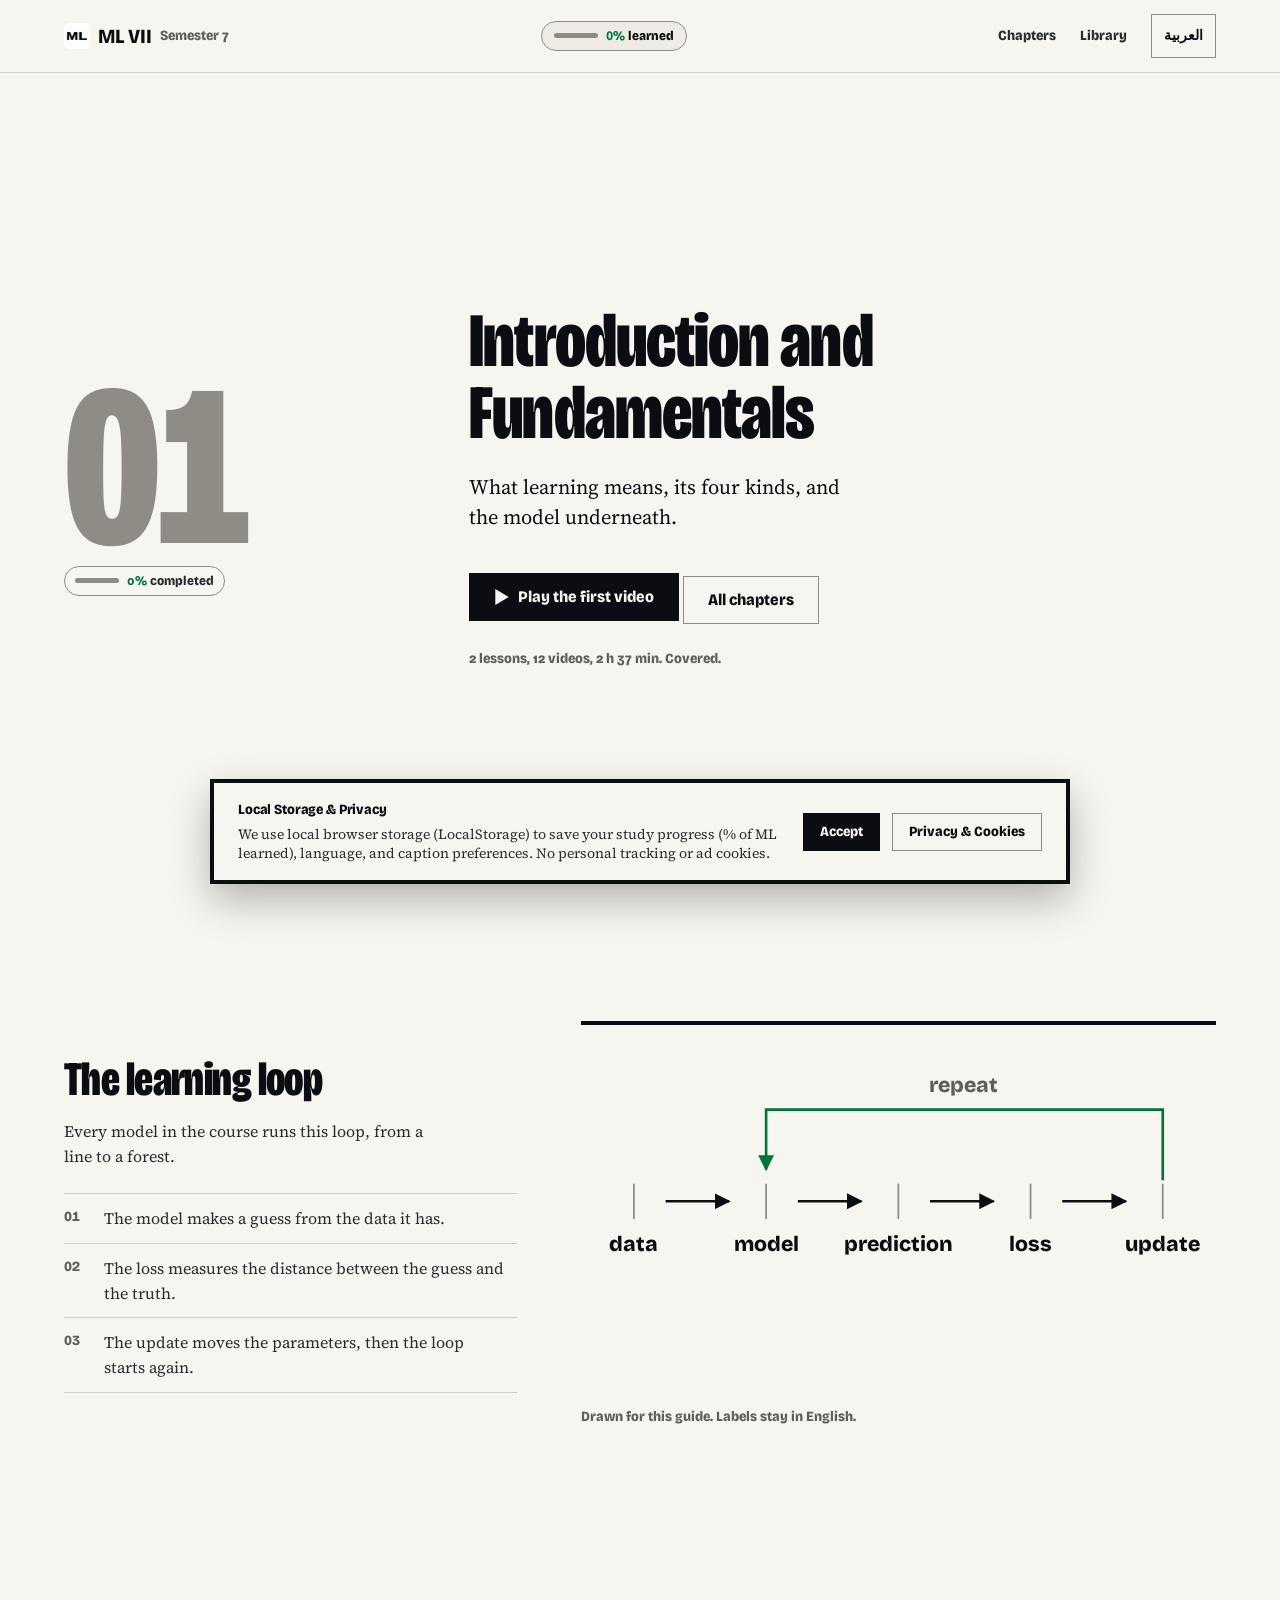
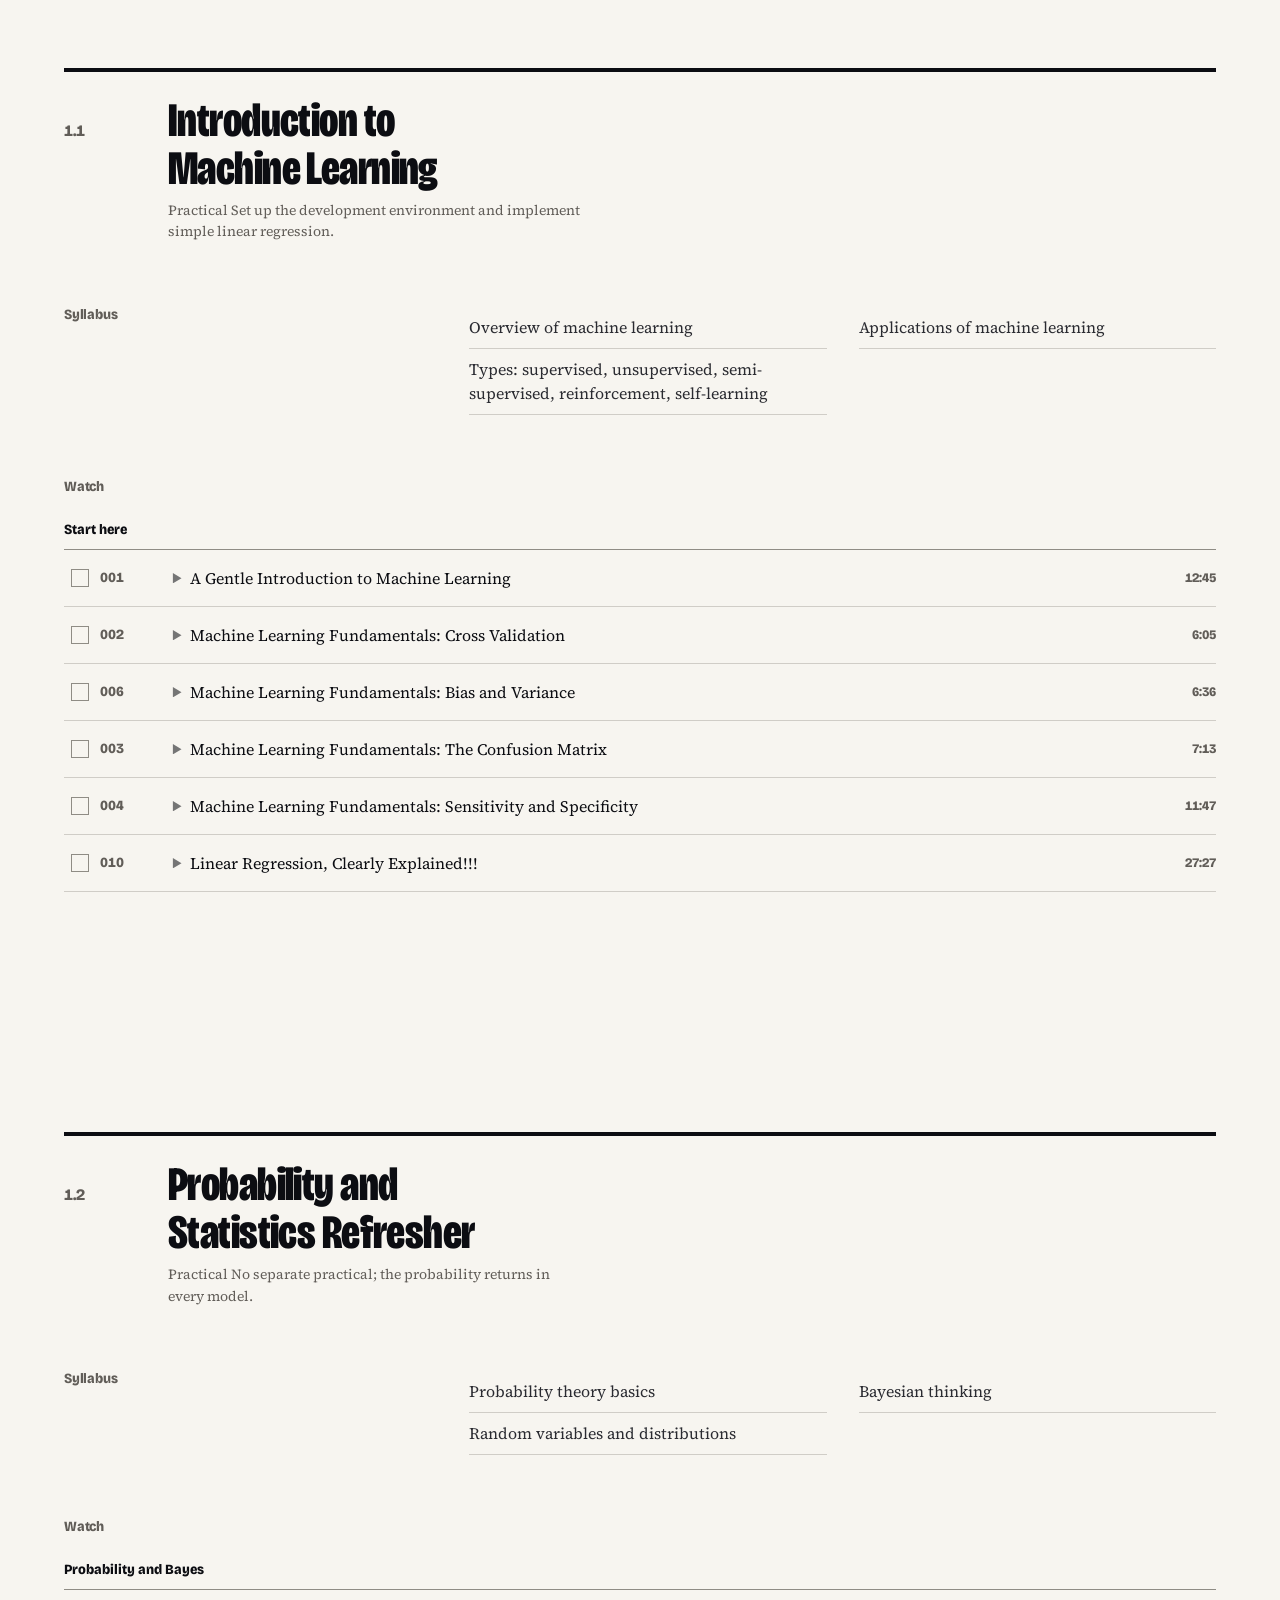
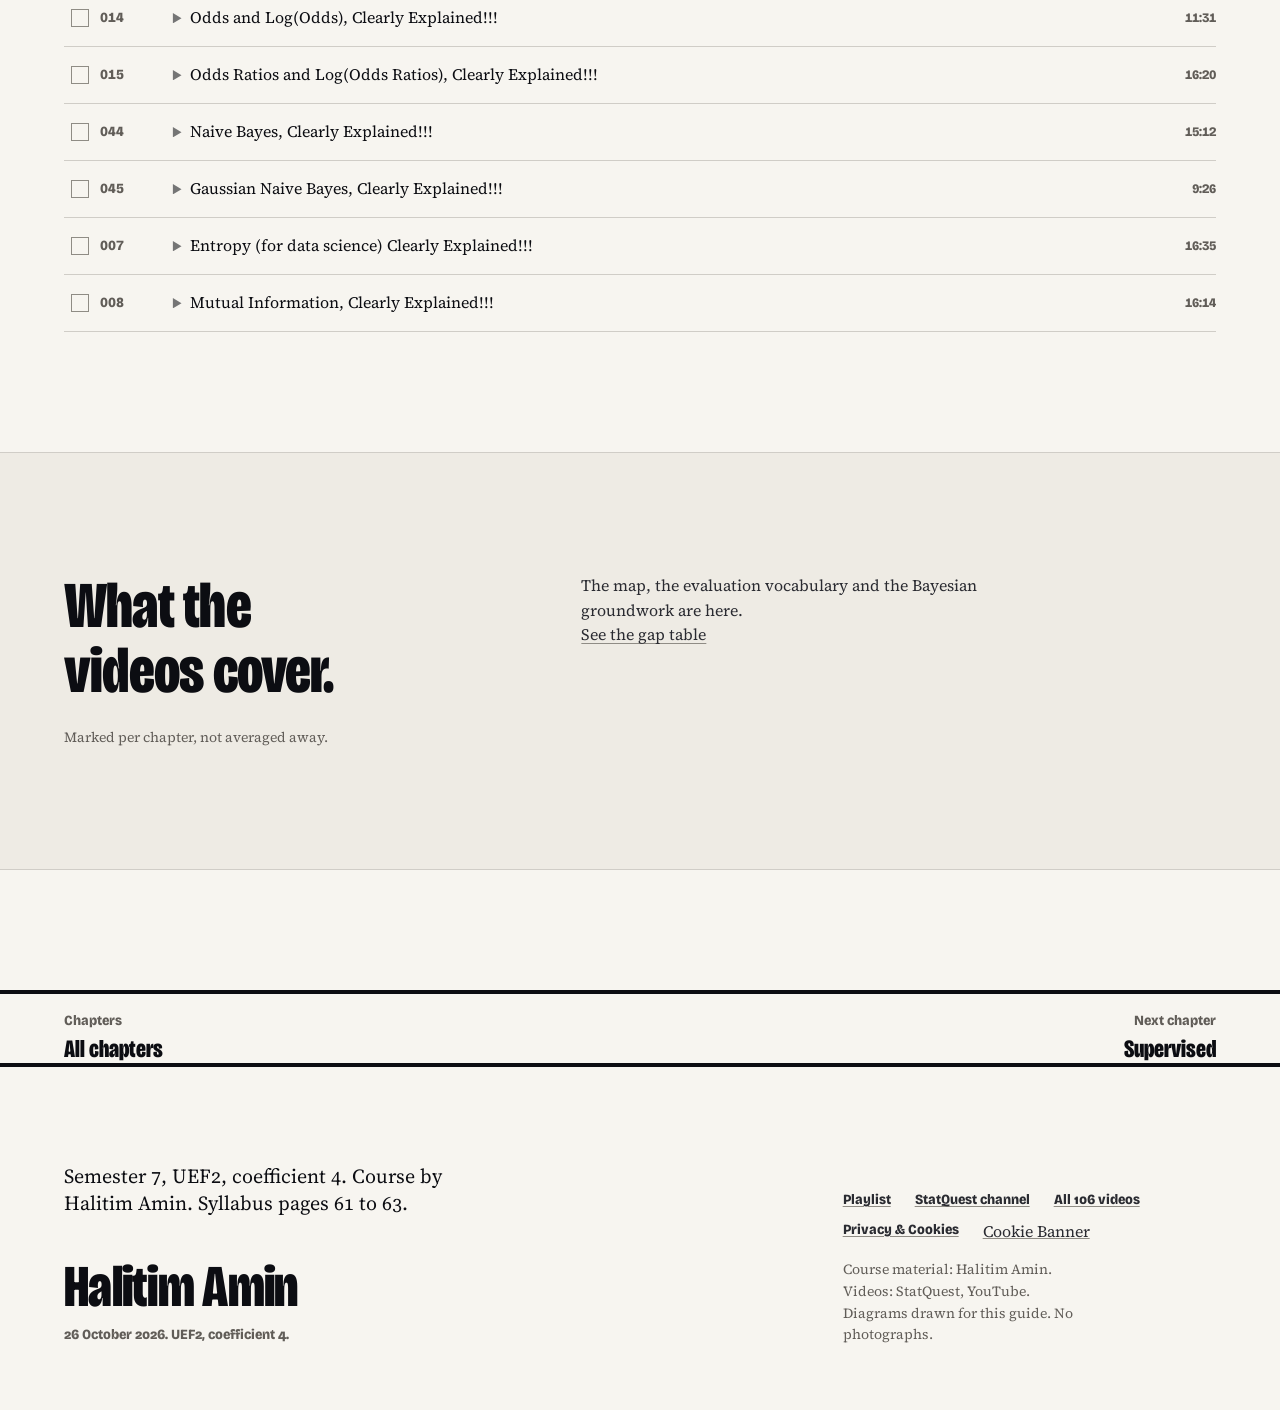
<file: chapter-1.html>
<!doctype html>
<html lang="en" dir="ltr" class="no-js">
<head>
  <meta charset="utf-8">
  <meta name="viewport" content="width=device-width, initial-scale=1">
  <title data-ar="الفصل 1، مقدمة وأساسيات · ML VII">Chapter 1, Introduction and Fundamentals · ML VII</title>
  <meta name="description" content="What learning means, its four kinds, and the model underneath. 12 videos mapped to this chapter." data-ar-content="ما معنى التعلّم، وأنواعه الأربعة، والنموذج الذي يقف في الأساس. 12 فيديو مرتبطة بهذا الفصل.">
  <meta name="author" content="Halitim Amin">
  <link rel="icon" href="favicon.ico" sizes="any">
  <link rel="icon" type="image/png" sizes="32x32" href="assets/favicon-32x32.png">
  <link rel="icon" type="image/png" sizes="16x16" href="assets/favicon-16x16.png">
  <link rel="apple-touch-icon" href="assets/apple-touch-icon.png">
  <meta property="og:type" content="website">
  <meta property="og:title" content="Chapter 1, Introduction and Fundamentals · ML VII" data-ar-content="الفصل 1، مقدمة وأساسيات · ML VII">
  <meta property="og:description" content="What learning means, its four kinds, and the model underneath. 12 videos mapped to this chapter." data-ar-content="ما معنى التعلّم، وأنواعه الأربعة، والنموذج الذي يقف في الأساس. 12 فيديو مرتبطة بهذا الفصل.">
  <meta property="og:image" content="assets/logo.png">
  <meta property="og:locale" content="en_DZ">
  <script>
    (function(){
      var d=document.documentElement;
      d.classList.remove('no-js');
      d.classList.add('js');
      try{
        var l=localStorage.getItem('ml7-lang');
        if(l==='ar'){d.lang='ar';d.dir='rtl';}
        if(localStorage.getItem('ml7-consent-v3')==='accepted'){
          d.classList.add('cookie-accepted');
        }
      }catch(e){}
    })();
  </script>
  <link rel="preconnect" href="https://fonts.googleapis.com">
  <link rel="preconnect" href="https://fonts.gstatic.com">
  <link href="https://fonts.googleapis.com/css2?family=Bricolage+Grotesque:opsz,wdth,wght@12..96,75..100,800&amp;family=IBM+Plex+Sans+Arabic:wght@400;700&amp;family=Source+Serif+4:opsz,wght@8..60,400&amp;display=swap" rel="stylesheet">
  <link rel="stylesheet" href="assets/site.css">
</head>
<body>
  <a class="skip" href="#main" data-ar="تجاوز إلى المحتوى">Skip to content</a>
  <header class="site-nav">
    <div class="container site-nav__inner">
      <a class="wordmark" href="index.html">
        <img class="wordmark__logo" src="assets/logo.png" alt="ML" width="28" height="28">
        ML VII <span data-ar="السداسي 7" dir="auto">Semester 7</span>
      </a>
      <div class="nav__progress" id="nav-progress" title="Your overall ML learning progress" data-ar-title="نسبة تقدّمك العامة في تعلّم الآلة" aria-label="Learning progress" data-ar-aria="نسبة التعلّم">
        <div class="nav__progress-track" aria-hidden="true"><div class="nav__progress-fill" id="nav-progress-fill" style="width: 0%;"></div></div>
        <span class="nav__progress-text"><strong id="nav-progress-num">0%</strong> <span data-ar="مكتمل">learned</span></span>
      </div>
      <nav class="site-nav__links" aria-label="Primary" data-ar-aria="التنقل الرئيسي">
        <a href="index.html#chapters" data-ar="الفصول">Chapters</a>
        <a href="library.html" data-ar="المكتبة">Library</a>
        <button class="lang-toggle" type="button" data-lang-toggle aria-label="التبديل إلى العربية" lang="ar">العربية</button>
      </nav>
    </div>
  </header>
  <main id="main">
<section class="chapter">
    <div class="container chapter__grid">
      <div class="chapter__num-col">
        <span class="chapter__num" aria-hidden="true">01</span>
        <div class="chapter-progress-pill" data-chapter-pill="1">
          <span class="chapter-progress-pill__bar"><span class="chapter-progress-pill__fill" data-chapter-fill="1" style="width: 0%;"></span></span>
          <span class="chapter-progress-pill__text"><strong data-chapter-pct="1">0%</strong> <span data-ar="مكتمل">completed</span></span>
        </div>
      </div>
      <div class="chapter__copy">
        <h1 data-ar="مقدمة وأساسيات">Introduction and Fundamentals</h1>
        <p class="lead" data-ar="ما معنى التعلّم، وأنواعه الأربعة، والنموذج الذي يقف في الأساس.">What learning means, its four kinds, and the model underneath.</p>
        <div class="chapter__action">
          <a class="btn btn--primary" href="https://www.youtube.com/watch?v=Gv9_4yMHFhI" data-video="1"><svg class="icon-play" viewBox="0 0 10 12" aria-hidden="true" focusable="false"><path d="M0 0 10 6 0 12Z"/></svg><span data-ar="شغّل أول فيديو">Play the first video</span></a>
          <a class="btn btn--quiet" href="index.html#chapters"><span data-ar="كل الفصول">All chapters</span></a>
        </div>
        <p class="chapter__meta" data-ar="درسان، 12 فيديو، 2 س 37 د. تغطية كاملة.">2 lessons, 12 videos, 2 h 37 min. Covered.</p>
      </div>
    </div>
  </section>
<section class="split" aria-labelledby="diagram-title">
    <div class="container split__grid">
      <div class="split__text">
        <h2 id="diagram-title" data-ar="حلقة التعلّم">The learning loop</h2>
        <p data-ar="كل نموذج في المقرر يدور في هذه الحلقة، من الخط إلى الغابة.">Every model in the course runs this loop, from a line to a forest.</p>
        <ol class="split__points">
<li>
          <span>01</span>
          <span data-ar="يقدّم النموذج تخمينًا انطلاقًا من البيانات التي لديه.">The model makes a guess from the data it has.</span>
        </li>
<li>
          <span>02</span>
          <span data-ar="تقيس الخسارة المسافة بين التخمين والحقيقة.">The loss measures the distance between the guess and the truth.</span>
        </li>
<li>
          <span>03</span>
          <span data-ar="يحرّك التحديث المعاملات، ثم تبدأ الحلقة من جديد.">The update moves the parameters, then the loop starts again.</span>
        </li>
        </ol>
      </div>
      <figure class="split__fig">
        
<svg class="diagram" viewBox="0 0 360 210" role="img" aria-labelledby="loop-title loop-desc">
  <title id="loop-title">The learning loop</title>
  <desc id="loop-desc" data-ar="تدخل البيانات إلى النموذج، فيتوقع، وتقيس الخسارة الخطأ، ويغيّر التحديث الأوزان، ثم تتكرر الحلقة.">Data enters the model, the model predicts, the loss measures the error, the update changes the weights, and the loop repeats.</desc>
  
  <defs>
    <marker id="loop-arrow" viewBox="0 0 10 10" refX="9" refY="5" markerWidth="6" markerHeight="6" orient="auto-start-reverse">
      <path d="M 0 0 L 10 5 L 0 10 z" class="arrowhead"/>
    </marker>
  </defs>
  <defs>
    <marker id="loop-arrow-a" viewBox="0 0 10 10" refX="9" refY="5" markerWidth="6" markerHeight="6" orient="auto-start-reverse">
      <path d="M 0 0 L 10 5 L 0 10 z" class="arrowhead arrowhead--accent"/>
    </marker>
  </defs>
  <path class="line" d="M 48 100 L 84 100" marker-end="url(#loop-arrow)"/>
  <path class="line" d="M 123 100 L 159 100" marker-end="url(#loop-arrow)"/>
  <path class="line" d="M 198 100 L 234 100" marker-end="url(#loop-arrow)"/>
  <path class="line" d="M 273 100 L 309 100" marker-end="url(#loop-arrow)"/>
  <path class="line line--accent" d="M 330 88 L 330 48 L 105 48 L 105 82" marker-end="url(#loop-arrow-a)"/>
  <g class="ticks">
    <path class="line line--tick" d="M 30 90 L 30 110"/><path class="line line--tick" d="M 105 90 L 105 110"/>
    <path class="line line--tick" d="M 180 90 L 180 110"/><path class="line line--tick" d="M 255 90 L 255 110"/>
    <path class="line line--tick" d="M 330 90 L 330 110"/>
  </g>
  <text class="t" x="30" y="128" text-anchor="middle">data</text>
  <text class="t" x="105" y="128" text-anchor="middle">model</text>
  <text class="t" x="180" y="128" text-anchor="middle">prediction</text>
  <text class="t" x="255" y="128" text-anchor="middle">loss</text>
  <text class="t" x="330" y="128" text-anchor="middle">update</text>
  <text class="t t--muted" x="217" y="38" text-anchor="middle">repeat</text>
</svg>
        <figcaption data-ar="مرسوم لهذا الدليل. العناوين تبقى بالإنجليزية.">Drawn for this guide. Labels stay in English.</figcaption>
      </figure>
    </div>
  </section>
<section class="lesson" id="lesson-1-1">
    <div class="container">
      <header class="lesson__head">
        <span class="lesson__id">1.1</span>
        <h2 data-ar="مقدمة في تعلّم الآلة">Introduction to Machine Learning</h2>
        <p class="lesson__practical"><span class="lesson__label" data-ar="العملي">Practical</span> <span data-ar="تهيئة بيئة التطوير وتنفيذ الانحدار الخطي البسيط.">Set up the development environment and implement simple linear regression.</span></p>
      </header>
      <div class="lesson__syllabus">
        <h3 data-ar="المقرر">Syllabus</h3>
        <ul class="lesson__bullets">
<li data-ar="نظرة عامة على تعلّم الآلة">Overview of machine learning</li>
<li data-ar="الأنواع: الموجّه، غير الموجّه، شبه الموجّه، المعزّز، الذاتي">Types: supervised, unsupervised, semi-supervised, reinforcement, self-learning</li>
<li data-ar="تطبيقات تعلّم الآلة">Applications of machine learning</li>
        </ul>
      </div>
      <div class="lesson__watch">
        <h3 data-ar="شاهد">Watch</h3>
<div class="vgroup">
          <h4 data-ar="ابدأ من هنا">Start here</h4>
          <ul class="videos">
<li class="video-row" data-n="1">
            <label class="watch">
              <input type="checkbox" data-watch="1" aria-label="Mark A Gentle Introduction to Machine Learning as watched" data-ar-aria="علّم A Gentle Introduction to Machine Learning كمشاهد">
              <span class="watch__box" aria-hidden="true"></span>
            </label>
            <a class="video" href="https://www.youtube.com/watch?v=Gv9_4yMHFhI" data-video="1">
              <span class="video__n">001</span>
              <span class="video__title"><svg class="icon-play" viewBox="0 0 10 12" aria-hidden="true" focusable="false"><path d="M0 0 10 6 0 12Z"/></svg><span>A Gentle Introduction to Machine Learning</span></span>
              <span class="video__time">12:45</span>
            </a>
          </li>
<li class="video-row" data-n="2">
            <label class="watch">
              <input type="checkbox" data-watch="2" aria-label="Mark Machine Learning Fundamentals: Cross Validation as watched" data-ar-aria="علّم Machine Learning Fundamentals: Cross Validation كمشاهد">
              <span class="watch__box" aria-hidden="true"></span>
            </label>
            <a class="video" href="https://www.youtube.com/watch?v=fSytzGwwBVw" data-video="2">
              <span class="video__n">002</span>
              <span class="video__title"><svg class="icon-play" viewBox="0 0 10 12" aria-hidden="true" focusable="false"><path d="M0 0 10 6 0 12Z"/></svg><span>Machine Learning Fundamentals: Cross Validation</span></span>
              <span class="video__time">6:05</span>
            </a>
          </li>
<li class="video-row" data-n="6">
            <label class="watch">
              <input type="checkbox" data-watch="6" aria-label="Mark Machine Learning Fundamentals: Bias and Variance as watched" data-ar-aria="علّم Machine Learning Fundamentals: Bias and Variance كمشاهد">
              <span class="watch__box" aria-hidden="true"></span>
            </label>
            <a class="video" href="https://www.youtube.com/watch?v=EuBBz3bI-aA" data-video="6">
              <span class="video__n">006</span>
              <span class="video__title"><svg class="icon-play" viewBox="0 0 10 12" aria-hidden="true" focusable="false"><path d="M0 0 10 6 0 12Z"/></svg><span>Machine Learning Fundamentals: Bias and Variance</span></span>
              <span class="video__time">6:36</span>
            </a>
          </li>
<li class="video-row" data-n="3">
            <label class="watch">
              <input type="checkbox" data-watch="3" aria-label="Mark Machine Learning Fundamentals: The Confusion Matrix as watched" data-ar-aria="علّم Machine Learning Fundamentals: The Confusion Matrix كمشاهد">
              <span class="watch__box" aria-hidden="true"></span>
            </label>
            <a class="video" href="https://www.youtube.com/watch?v=Kdsp6soqA7o" data-video="3">
              <span class="video__n">003</span>
              <span class="video__title"><svg class="icon-play" viewBox="0 0 10 12" aria-hidden="true" focusable="false"><path d="M0 0 10 6 0 12Z"/></svg><span>Machine Learning Fundamentals: The Confusion Matrix</span></span>
              <span class="video__time">7:13</span>
            </a>
          </li>
<li class="video-row" data-n="4">
            <label class="watch">
              <input type="checkbox" data-watch="4" aria-label="Mark Machine Learning Fundamentals: Sensitivity and Specificity as watched" data-ar-aria="علّم Machine Learning Fundamentals: Sensitivity and Specificity كمشاهد">
              <span class="watch__box" aria-hidden="true"></span>
            </label>
            <a class="video" href="https://www.youtube.com/watch?v=vP06aMoz4v8" data-video="4">
              <span class="video__n">004</span>
              <span class="video__title"><svg class="icon-play" viewBox="0 0 10 12" aria-hidden="true" focusable="false"><path d="M0 0 10 6 0 12Z"/></svg><span>Machine Learning Fundamentals: Sensitivity and Specificity</span></span>
              <span class="video__time">11:47</span>
            </a>
          </li>
<li class="video-row" data-n="10">
            <label class="watch">
              <input type="checkbox" data-watch="10" aria-label="Mark Linear Regression, Clearly Explained!!! as watched" data-ar-aria="علّم Linear Regression, Clearly Explained!!! كمشاهد">
              <span class="watch__box" aria-hidden="true"></span>
            </label>
            <a class="video" href="https://www.youtube.com/watch?v=7ArmBVF2dCs" data-video="10">
              <span class="video__n">010</span>
              <span class="video__title"><svg class="icon-play" viewBox="0 0 10 12" aria-hidden="true" focusable="false"><path d="M0 0 10 6 0 12Z"/></svg><span>Linear Regression, Clearly Explained!!!</span></span>
              <span class="video__time">27:27</span>
            </a>
          </li>
          </ul>
        </div>

      </div>
    </div>
  </section>
<section class="lesson" id="lesson-1-2">
    <div class="container">
      <header class="lesson__head">
        <span class="lesson__id">1.2</span>
        <h2 data-ar="مراجعة في الاحتمالات والإحصاء">Probability and Statistics Refresher</h2>
        <p class="lesson__practical"><span class="lesson__label" data-ar="العملي">Practical</span> <span data-ar="لا عملًا عمليًا مستقلًا؛ تعود الاحتمالات في كل نموذج.">No separate practical; the probability returns in every model.</span></p>
      </header>
      <div class="lesson__syllabus">
        <h3 data-ar="المقرر">Syllabus</h3>
        <ul class="lesson__bullets">
<li data-ar="أساسيات نظرية الاحتمالات">Probability theory basics</li>
<li data-ar="المتغيرات العشوائية والتوزيعات">Random variables and distributions</li>
<li data-ar="التفكير البايزي">Bayesian thinking</li>
        </ul>
      </div>
      <div class="lesson__watch">
        <h3 data-ar="شاهد">Watch</h3>
<div class="vgroup">
          <h4 data-ar="الاحتمال وبايز">Probability and Bayes</h4>
          <ul class="videos">
<li class="video-row" data-n="14">
            <label class="watch">
              <input type="checkbox" data-watch="14" aria-label="Mark Odds and Log(Odds), Clearly Explained!!! as watched" data-ar-aria="علّم Odds and Log(Odds), Clearly Explained!!! كمشاهد">
              <span class="watch__box" aria-hidden="true"></span>
            </label>
            <a class="video" href="https://www.youtube.com/watch?v=ARfXDSkQf1Y" data-video="14">
              <span class="video__n">014</span>
              <span class="video__title"><svg class="icon-play" viewBox="0 0 10 12" aria-hidden="true" focusable="false"><path d="M0 0 10 6 0 12Z"/></svg><span>Odds and Log(Odds), Clearly Explained!!!</span></span>
              <span class="video__time">11:31</span>
            </a>
          </li>
<li class="video-row" data-n="15">
            <label class="watch">
              <input type="checkbox" data-watch="15" aria-label="Mark Odds Ratios and Log(Odds Ratios), Clearly Explained!!! as watched" data-ar-aria="علّم Odds Ratios and Log(Odds Ratios), Clearly Explained!!! كمشاهد">
              <span class="watch__box" aria-hidden="true"></span>
            </label>
            <a class="video" href="https://www.youtube.com/watch?v=8nm0G-1uJzA" data-video="15">
              <span class="video__n">015</span>
              <span class="video__title"><svg class="icon-play" viewBox="0 0 10 12" aria-hidden="true" focusable="false"><path d="M0 0 10 6 0 12Z"/></svg><span>Odds Ratios and Log(Odds Ratios), Clearly Explained!!!</span></span>
              <span class="video__time">16:20</span>
            </a>
          </li>
<li class="video-row" data-n="44">
            <label class="watch">
              <input type="checkbox" data-watch="44" aria-label="Mark Naive Bayes, Clearly Explained!!! as watched" data-ar-aria="علّم Naive Bayes, Clearly Explained!!! كمشاهد">
              <span class="watch__box" aria-hidden="true"></span>
            </label>
            <a class="video" href="https://www.youtube.com/watch?v=O2L2Uv9pdDA" data-video="44">
              <span class="video__n">044</span>
              <span class="video__title"><svg class="icon-play" viewBox="0 0 10 12" aria-hidden="true" focusable="false"><path d="M0 0 10 6 0 12Z"/></svg><span>Naive Bayes, Clearly Explained!!!</span></span>
              <span class="video__time">15:12</span>
            </a>
          </li>
<li class="video-row" data-n="45">
            <label class="watch">
              <input type="checkbox" data-watch="45" aria-label="Mark Gaussian Naive Bayes, Clearly Explained!!! as watched" data-ar-aria="علّم Gaussian Naive Bayes, Clearly Explained!!! كمشاهد">
              <span class="watch__box" aria-hidden="true"></span>
            </label>
            <a class="video" href="https://www.youtube.com/watch?v=H3EjCKtlVog" data-video="45">
              <span class="video__n">045</span>
              <span class="video__title"><svg class="icon-play" viewBox="0 0 10 12" aria-hidden="true" focusable="false"><path d="M0 0 10 6 0 12Z"/></svg><span>Gaussian Naive Bayes, Clearly Explained!!!</span></span>
              <span class="video__time">9:26</span>
            </a>
          </li>
<li class="video-row" data-n="7">
            <label class="watch">
              <input type="checkbox" data-watch="7" aria-label="Mark Entropy (for data science) Clearly Explained!!! as watched" data-ar-aria="علّم Entropy (for data science) Clearly Explained!!! كمشاهد">
              <span class="watch__box" aria-hidden="true"></span>
            </label>
            <a class="video" href="https://www.youtube.com/watch?v=YtebGVx-Fxw" data-video="7">
              <span class="video__n">007</span>
              <span class="video__title"><svg class="icon-play" viewBox="0 0 10 12" aria-hidden="true" focusable="false"><path d="M0 0 10 6 0 12Z"/></svg><span>Entropy (for data science) Clearly Explained!!!</span></span>
              <span class="video__time">16:35</span>
            </a>
          </li>
<li class="video-row" data-n="8">
            <label class="watch">
              <input type="checkbox" data-watch="8" aria-label="Mark Mutual Information, Clearly Explained!!! as watched" data-ar-aria="علّم Mutual Information, Clearly Explained!!! كمشاهد">
              <span class="watch__box" aria-hidden="true"></span>
            </label>
            <a class="video" href="https://www.youtube.com/watch?v=eJIp_mgVLwE" data-video="8">
              <span class="video__n">008</span>
              <span class="video__title"><svg class="icon-play" viewBox="0 0 10 12" aria-hidden="true" focusable="false"><path d="M0 0 10 6 0 12Z"/></svg><span>Mutual Information, Clearly Explained!!!</span></span>
              <span class="video__time">16:14</span>
            </a>
          </li>
          </ul>
        </div>

      </div>
    </div>
  </section>
<section class="coverage" aria-labelledby="coverage-title">
    <div class="container coverage__grid">
      <div>
        <h2 id="coverage-title" data-ar="ما تغطيه الفيديوهات.">What the videos cover.</h2>
        <p class="coverage__fine" data-ar="مذكورة لكل فصل، لا معدّلة.">Marked per chapter, not averaged away.</p>
      </div>
      <div class="coverage__body">
        <p data-ar="الخريطة ومفردات التقييم وأساس بايز موجودة هنا.">The map, the evaluation vocabulary and the Bayesian groundwork are here.</p>
        
        <a class="coverage__link" href="index.html#gaps" data-ar="افتح جدول الفجوات">See the gap table</a>
      </div>
    </div>
  </section>
<nav class="pager" aria-label="Chapter navigation" data-ar-aria="التنقل بين الفصول">
    <div class="container pager__grid">
      <a href="index.html#chapters"><small data-ar="الفصول">Chapters</small><b data-ar="كل الفصول">All chapters</b></a>
      <a href="chapter-2.html"><small data-ar="الفصل التالي">Next chapter</small><b data-ar="الموجّه">Supervised</b></a>
    </div>
  </nav>
  </main>
  <aside class="site-consent cookie-banner" id="site-consent-banner" aria-label="Privacy and cookies" data-ar-aria="الخصوصية والتخزين المحلي">
    <div class="site-consent__inner cookie-banner__inner">
      <div class="site-consent__content cookie-banner__content">
        <p class="site-consent__title cookie-banner__title" data-ar="التخزين المحلي والخصوصية">Local Storage &amp; Privacy</p>
        <p class="site-consent__text cookie-banner__text" data-ar="نستخدم التخزين المحلي (LocalStorage) في متصفحك لحفظ تقدمك الدراسي (% ما تعلمته في تعلّم الآلة)، وتفضيلات اللغة والترجمة. لا نجمع أي بيانات شخصية ولا نستخدم كوكيز إعلانية.">
          We use local browser storage (LocalStorage) to save your study progress (% of ML learned), language, and caption preferences. No personal tracking or ad cookies.
        </p>
      </div>
      <div class="site-consent__actions cookie-banner__actions">
        <button type="button" class="btn btn--primary btn--sm" id="site-consent-accept" data-ar="قبول">Accept</button>
        <a href="privacy.html" class="btn btn--quiet btn--sm" data-ar="الخصوصية وملفات تعريف الارتباط">Privacy &amp; Cookies</a>
      </div>
    </div>
  </aside>
  <dialog class="dua-dialog" id="dua-dialog" aria-labelledby="dua-text">
    <div class="dua-dialog__inner">
      <span class="dua-dialog__icon" aria-hidden="true">🤲</span>
      <h2 class="dua-dialog__text" id="dua-text" dir="rtl" data-ar="دعاء لنا بالخير، فدعاء في ظهر الغيب مستجاب">
        دعاء لنا بالخير، فدعاء في ظهر الغيب مستجاب
      </h2>
      <p class="dua-dialog__sub" data-ar="اللهم وفّق كل طالب علم ويسّر له أمره">
        Keep us in your prayers, for a supplication in absence is answered.
      </p>
      <button type="button" class="btn btn--primary dua-dialog__btn" id="dua-close" data-ar="آمين يا رب">
        آمين يا رب
      </button>
    </div>
  </dialog>
  <footer class="letter letter--short" id="about">
    <div class="container letter__grid">
      <div>
        <p class="letter__statement" data-ar="السداسي 7، وحدة UEF2، معامل 4. المقرر: Halitim Amin. صفحات المقرر 61 إلى 63.">Semester 7, UEF2, coefficient 4. Course by Halitim Amin. Syllabus pages 61 to 63.</p>
        <p class="letter__sign">Halitim Amin</p>
        <p class="letter__date" data-ar="26 أكتوبر 2026. UEF2، معامل 4.">26 October 2026. UEF2, coefficient 4.</p>
      </div>
      <div class="letter__side">
        <nav class="letter__links" aria-label="Sources" data-ar-aria="المصادر">
          <a href="https://www.youtube.com/playlist?list=PLblh5JKOoLUICTaGLRoHQDuF_7q2GfuJF" target="_blank" rel="noopener" data-ar="قائمة التشغيل">Playlist</a>
          <a href="https://www.youtube.com/@statquest" target="_blank" rel="noopener" data-ar="قناة StatQuest">StatQuest channel</a>
          <a href="library.html" data-ar="كل الفيديوهات">All 106 videos</a>
          <a href="privacy.html" data-ar="الخصوصية وملفات تعريف الارتباط">Privacy &amp; Cookies</a>
          <button type="button" class="letter__consent-btn" id="footer-consent-trigger" data-ar="إظهار إشعار الخصوصية">Cookie Banner</button>
        </nav>
        <p class="letter__legal" data-ar="المقرر: Halitim Amin. الفيديوهات: StatQuest على يوتيوب. الرسوم مرسومة لهذا الدليل. لا صور فوتوغرافية.">Course material: Halitim Amin. Videos: StatQuest, YouTube. Diagrams drawn for this guide. No photographs.</p>
      </div>
    </div>
  </footer>
  <dialog class="player" id="player" aria-labelledby="player-title">
    <div class="player__bar">
      <h2 id="player-title">Video</h2>
      <div class="player__actions">
        <button type="button" class="player__watched-btn" id="player-mark-btn" aria-pressed="false" title="Mark video as finished" data-ar-title="علّم الفيديو كمنتهي">
          <svg viewBox="0 0 16 16" width="13" height="13" aria-hidden="true" focusable="false"><path d="M13.5 3.5 6 11 2.5 7.5" fill="none" stroke="currentColor" stroke-width="2.2" stroke-linecap="round" stroke-linejoin="round"/></svg>
          <span class="player__watched-text" data-ar="تمت المشاهدة">Mark as watched</span>
        </button>
        <div class="player__captions" role="group" aria-label="Caption language" data-ar-aria="لغة الترجمة المصاحبة">
          <span class="player__captions-label">
            <svg viewBox="0 0 24 24" width="14" height="14" aria-hidden="true" focusable="false"><path d="M19 4H5c-1.11 0-2 .9-2 2v12c0 1.1.89 2 2 2h14c1.1 0 2-.9 2-2V6c0-1.1-.9-2-2-2zm-8 7H9.5v-.5h-2v3h2V13H11v1c0 .55-.45 1-1 1H7c-.55 0-1-.45-1-1v-4c0-.55.45-1 1-1h3c.55 0 1 .45 1 1v1zm7 0h-1.5v-.5h-2v3h2V13H18v1c0 .55-.45 1-1 1h-3c-.55 0-1-.45-1-1v-4c0-.55.45-1 1-1h3c.55 0 1 .45 1 1v1z"/></svg>
            <span class="captions-text" data-ar="الترجمة">CC</span>
          </span>
          <button type="button" class="caption-btn" data-caption-lang="ar" aria-pressed="false" data-ar="العربية">العربية</button>
          <button type="button" class="caption-btn" data-caption-lang="en" aria-pressed="false" data-ar="الإنجليزية">English</button>
          <button type="button" class="caption-btn" data-caption-lang="off" aria-pressed="false" data-ar="إيقاف">Off</button>
        </div>
        <form method="dialog"><button class="player__close" type="submit" data-ar="إغلاق">Close</button></form>
      </div>
    </div>
    <div class="player__frame" id="player-frame"></div>
    <div class="player__foot">
      <p class="player__note" id="player-note" hidden></p>
      <a id="player-link" href="https://www.youtube.com/playlist?list=PLblh5JKOoLUICTaGLRoHQDuF_7q2GfuJF" target="_blank" rel="noopener" data-ar="افتح على يوتيوب">Open on YouTube</a>
    </div>
  </dialog>
  <script src="assets/data.js" defer></script>
  <script src="assets/app.js" defer></script>
</body>
</html>
</file>
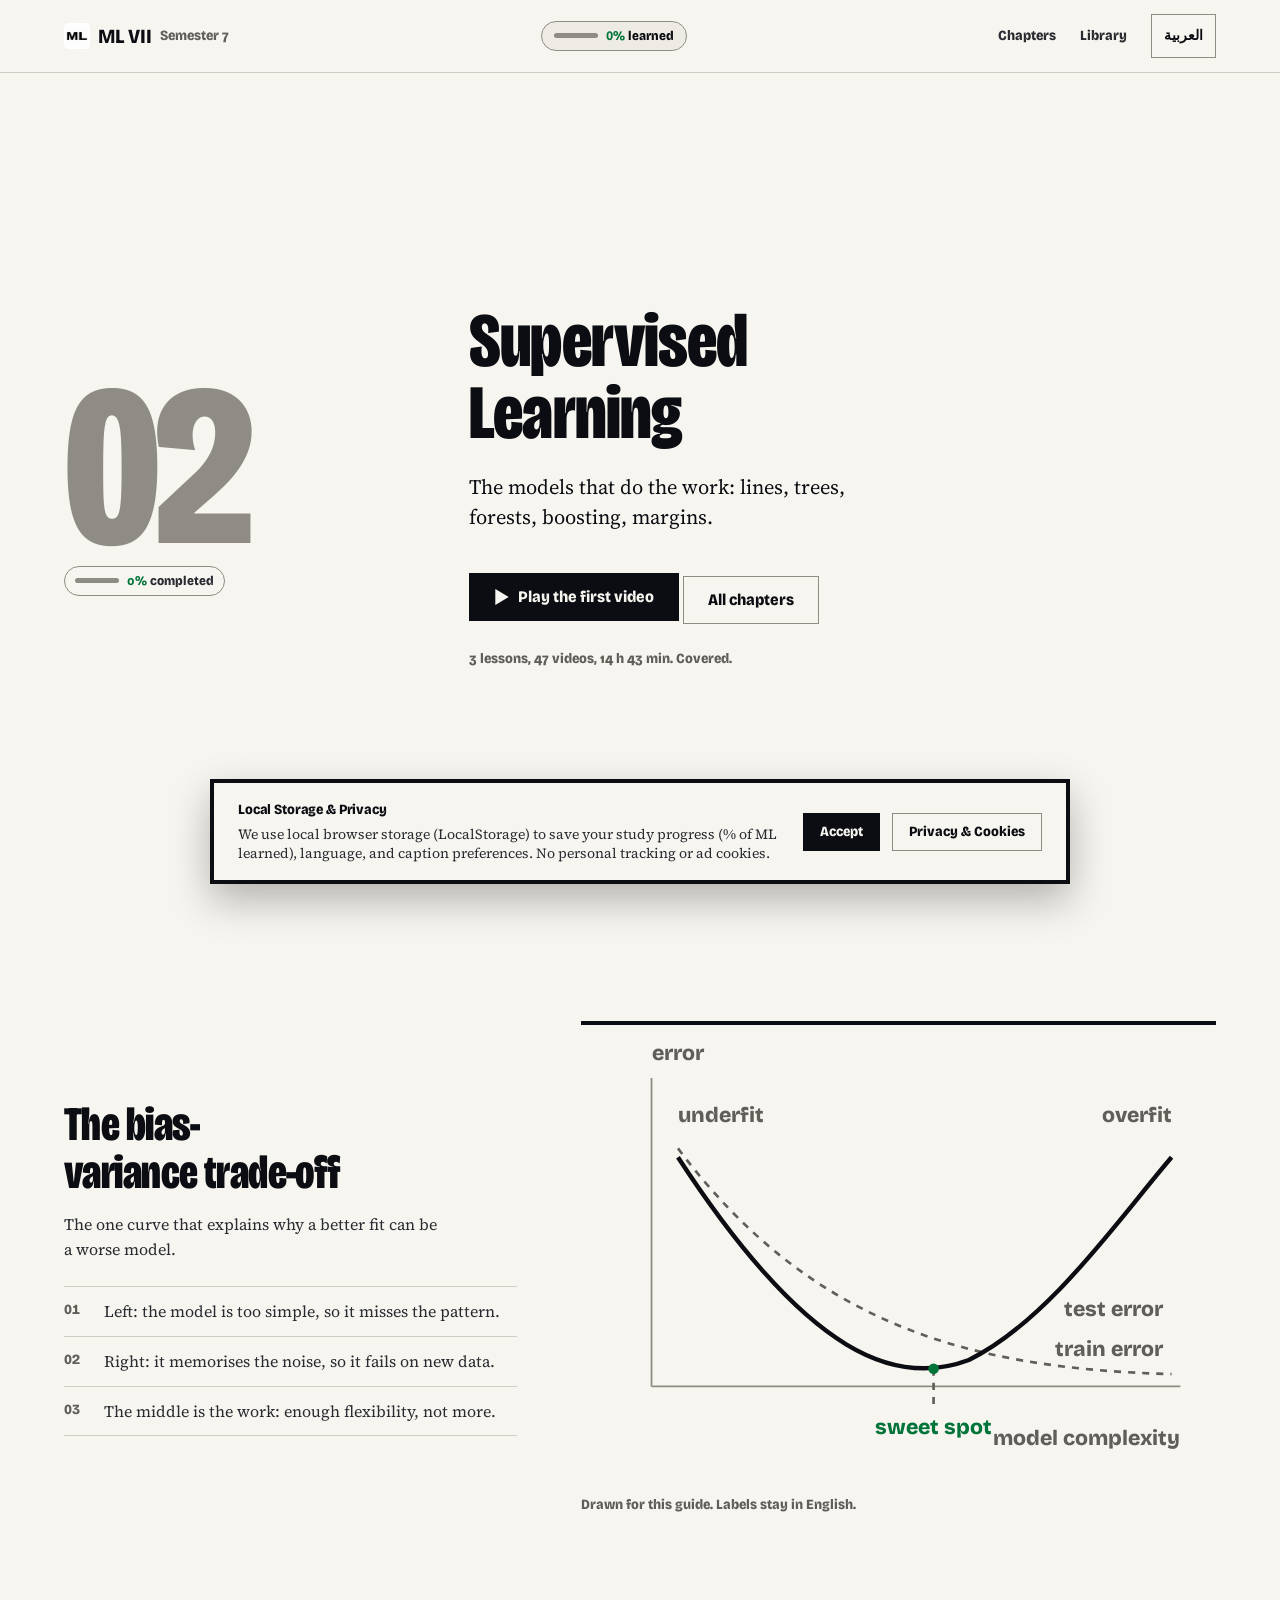
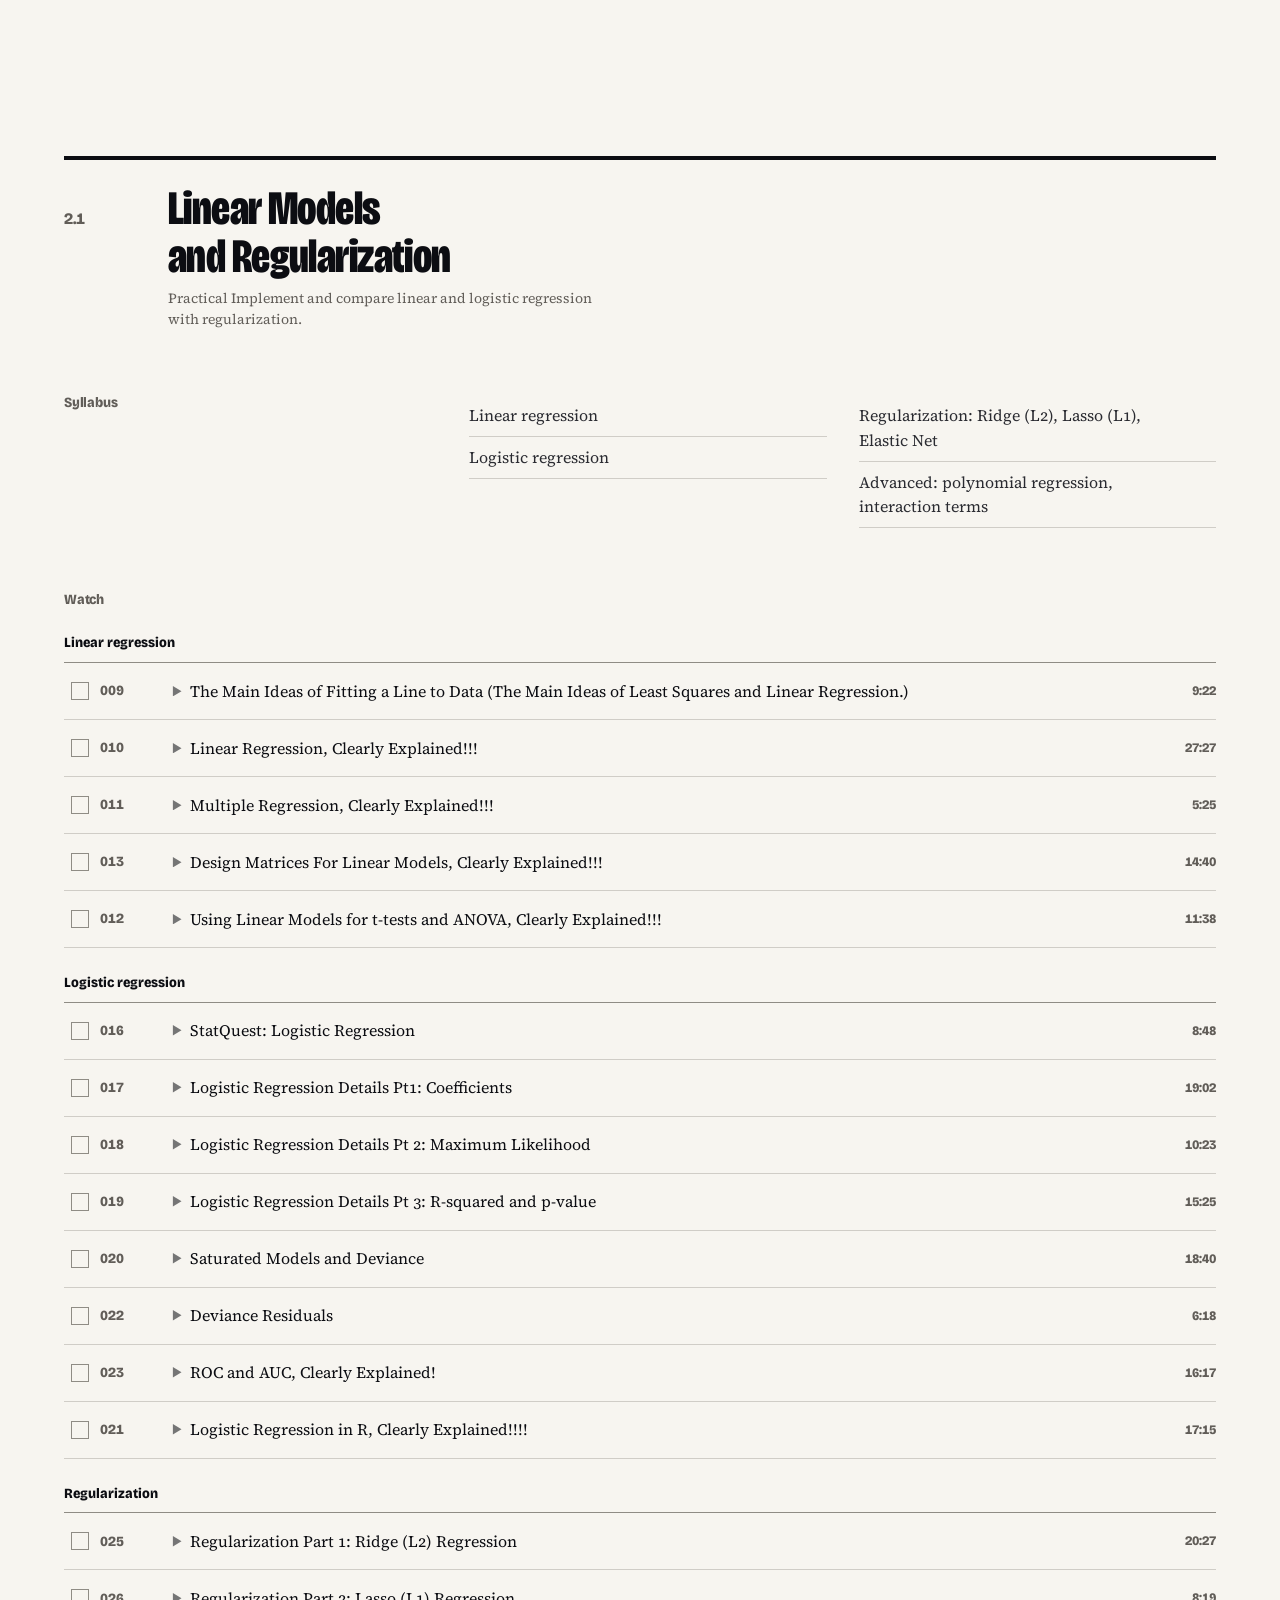
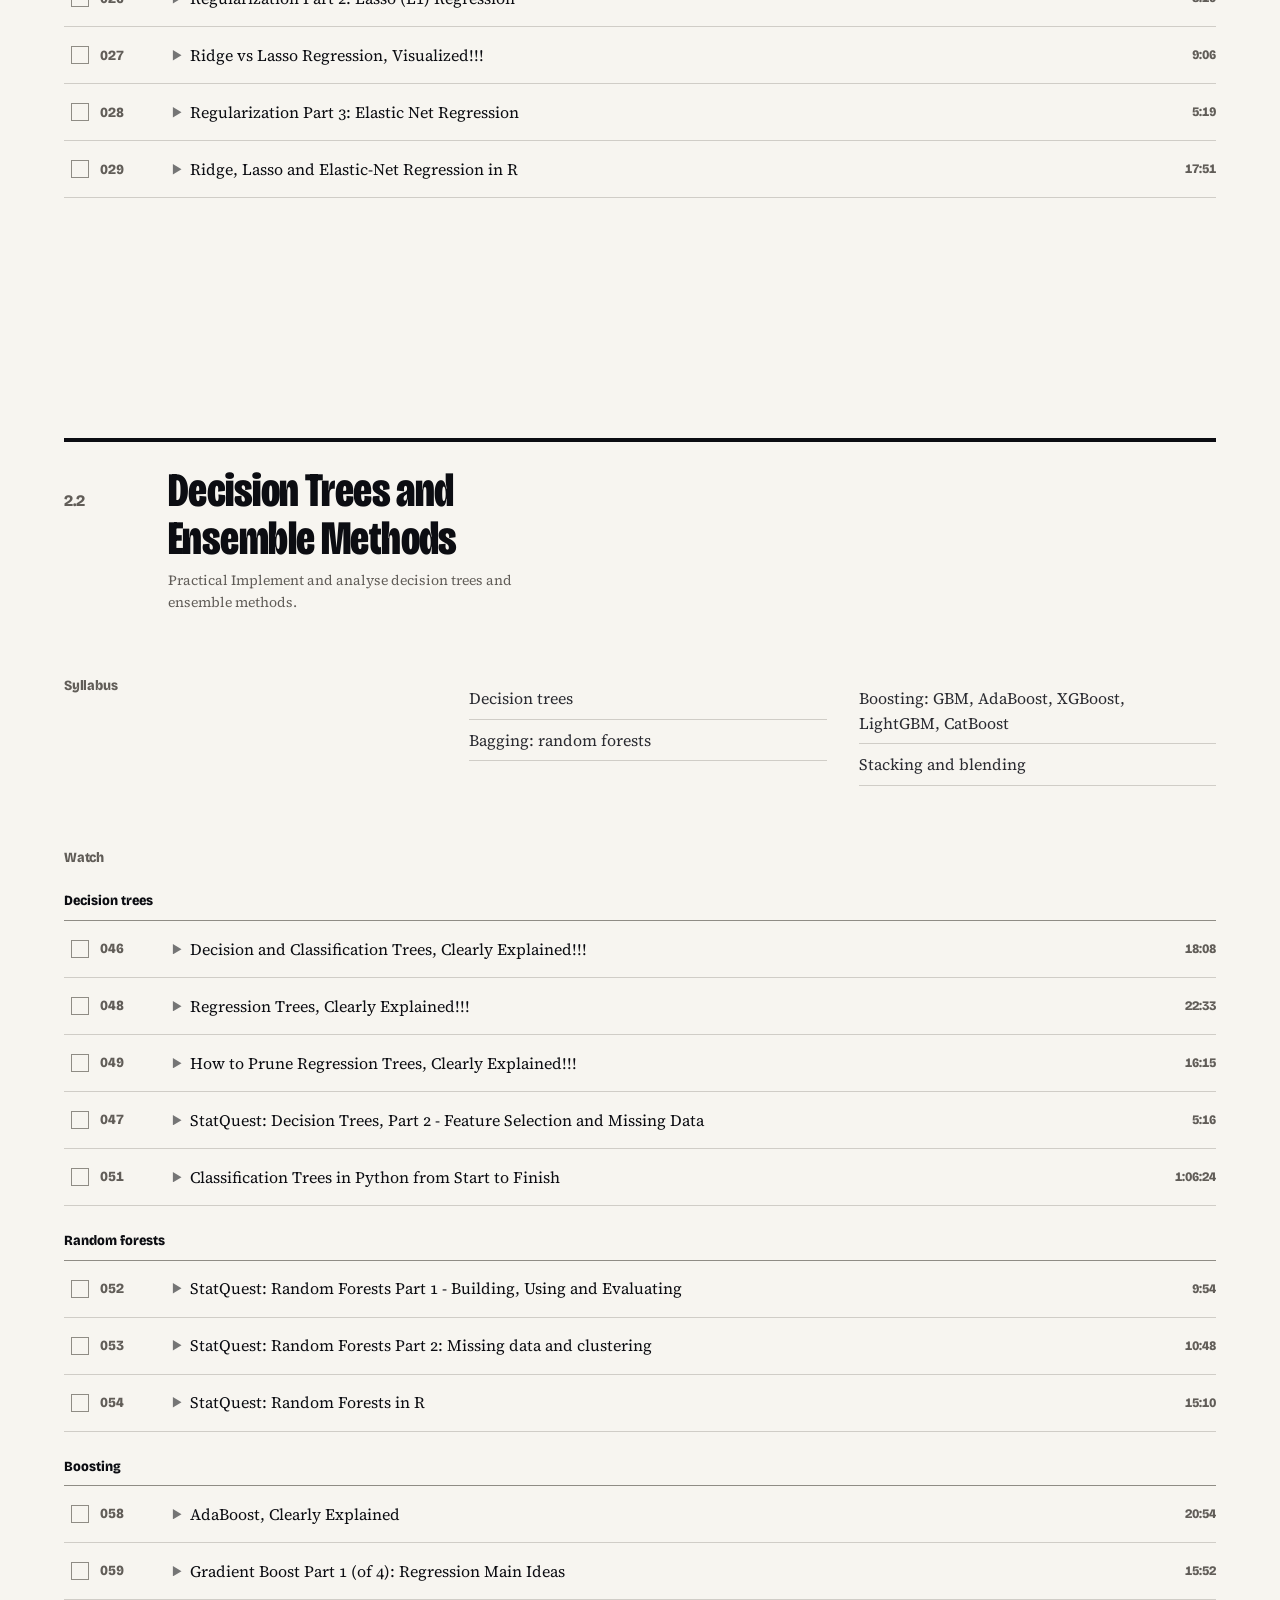
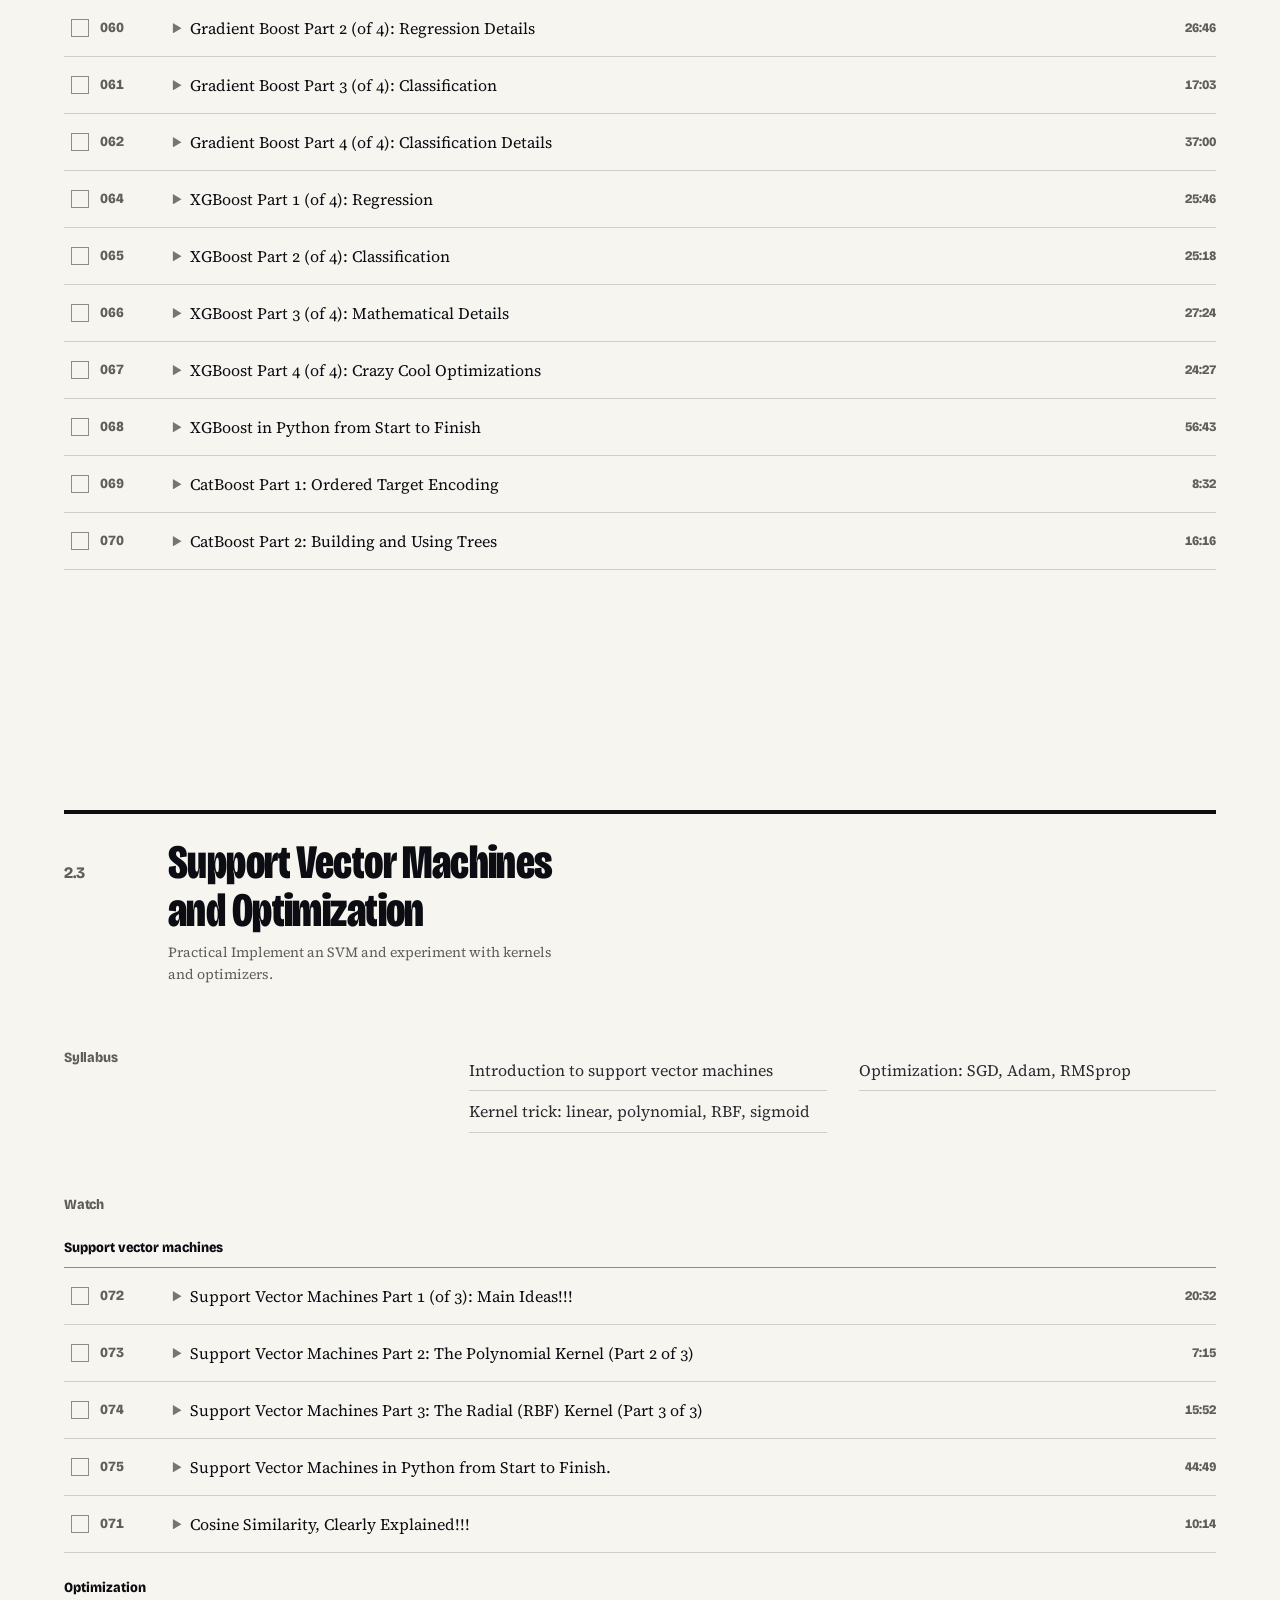
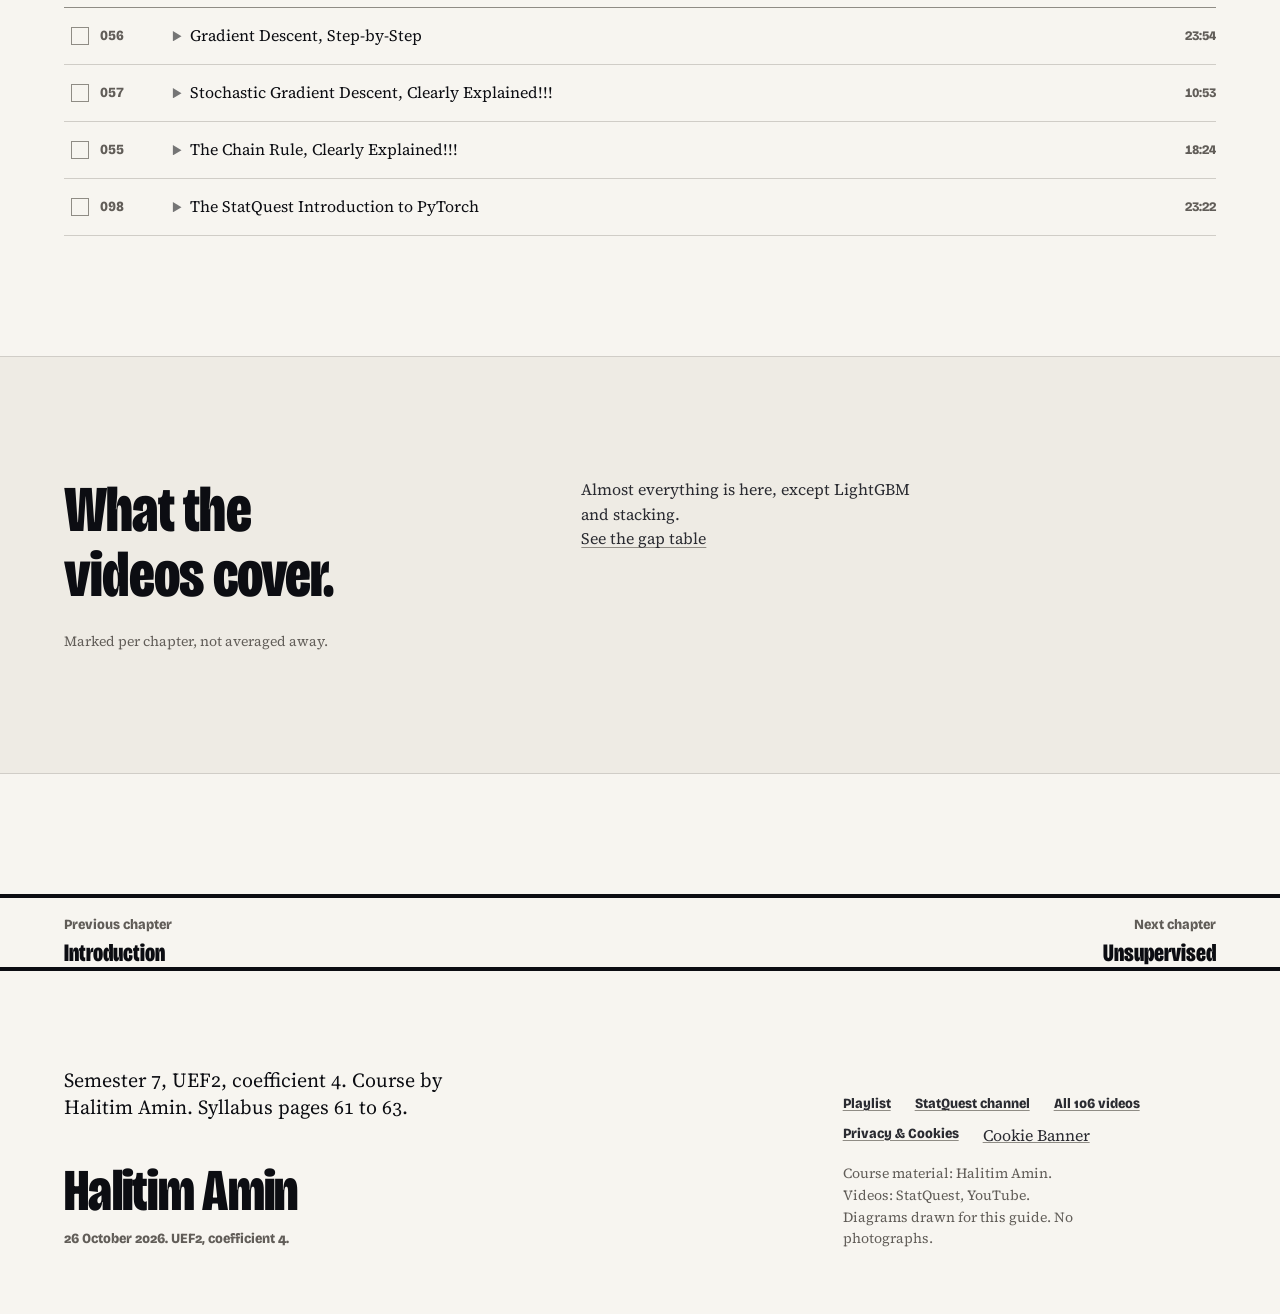
<file: chapter-2.html>
<!doctype html>
<html lang="en" dir="ltr" class="no-js">
<head>
  <meta charset="utf-8">
  <meta name="viewport" content="width=device-width, initial-scale=1">
  <title data-ar="الفصل 2، التعلّم الموجّه · ML VII">Chapter 2, Supervised Learning · ML VII</title>
  <meta name="description" content="The models that do the work: lines, trees, forests, boosting, margins. 47 videos mapped to this chapter." data-ar-content="النماذج التي تقوم بالعمل: الخطوط، والأشجار، والغابات، والتعزيز، والهوامش. 47 فيديو مرتبطة بهذا الفصل.">
  <meta name="author" content="Halitim Amin">
  <link rel="icon" href="favicon.ico" sizes="any">
  <link rel="icon" type="image/png" sizes="32x32" href="assets/favicon-32x32.png">
  <link rel="icon" type="image/png" sizes="16x16" href="assets/favicon-16x16.png">
  <link rel="apple-touch-icon" href="assets/apple-touch-icon.png">
  <meta property="og:type" content="website">
  <meta property="og:title" content="Chapter 2, Supervised Learning · ML VII" data-ar-content="الفصل 2، التعلّم الموجّه · ML VII">
  <meta property="og:description" content="The models that do the work: lines, trees, forests, boosting, margins. 47 videos mapped to this chapter." data-ar-content="النماذج التي تقوم بالعمل: الخطوط، والأشجار، والغابات، والتعزيز، والهوامش. 47 فيديو مرتبطة بهذا الفصل.">
  <meta property="og:image" content="assets/logo.png">
  <meta property="og:locale" content="en_DZ">
  <script>
    (function(){
      var d=document.documentElement;
      d.classList.remove('no-js');
      d.classList.add('js');
      try{
        var l=localStorage.getItem('ml7-lang');
        if(l==='ar'){d.lang='ar';d.dir='rtl';}
        if(localStorage.getItem('ml7-consent-v3')==='accepted'){
          d.classList.add('cookie-accepted');
        }
      }catch(e){}
    })();
  </script>
  <link rel="preconnect" href="https://fonts.googleapis.com">
  <link rel="preconnect" href="https://fonts.gstatic.com">
  <link href="https://fonts.googleapis.com/css2?family=Bricolage+Grotesque:opsz,wdth,wght@12..96,75..100,800&amp;family=IBM+Plex+Sans+Arabic:wght@400;700&amp;family=Source+Serif+4:opsz,wght@8..60,400&amp;display=swap" rel="stylesheet">
  <link rel="stylesheet" href="assets/site.css">
</head>
<body>
  <a class="skip" href="#main" data-ar="تجاوز إلى المحتوى">Skip to content</a>
  <header class="site-nav">
    <div class="container site-nav__inner">
      <a class="wordmark" href="index.html">
        <img class="wordmark__logo" src="assets/logo.png" alt="ML" width="28" height="28">
        ML VII <span data-ar="السداسي 7" dir="auto">Semester 7</span>
      </a>
      <div class="nav__progress" id="nav-progress" title="Your overall ML learning progress" data-ar-title="نسبة تقدّمك العامة في تعلّم الآلة" aria-label="Learning progress" data-ar-aria="نسبة التعلّم">
        <div class="nav__progress-track" aria-hidden="true"><div class="nav__progress-fill" id="nav-progress-fill" style="width: 0%;"></div></div>
        <span class="nav__progress-text"><strong id="nav-progress-num">0%</strong> <span data-ar="مكتمل">learned</span></span>
      </div>
      <nav class="site-nav__links" aria-label="Primary" data-ar-aria="التنقل الرئيسي">
        <a href="index.html#chapters" data-ar="الفصول">Chapters</a>
        <a href="library.html" data-ar="المكتبة">Library</a>
        <button class="lang-toggle" type="button" data-lang-toggle aria-label="التبديل إلى العربية" lang="ar">العربية</button>
      </nav>
    </div>
  </header>
  <main id="main">
<section class="chapter">
    <div class="container chapter__grid">
      <div class="chapter__num-col">
        <span class="chapter__num" aria-hidden="true">02</span>
        <div class="chapter-progress-pill" data-chapter-pill="2">
          <span class="chapter-progress-pill__bar"><span class="chapter-progress-pill__fill" data-chapter-fill="2" style="width: 0%;"></span></span>
          <span class="chapter-progress-pill__text"><strong data-chapter-pct="2">0%</strong> <span data-ar="مكتمل">completed</span></span>
        </div>
      </div>
      <div class="chapter__copy">
        <h1 data-ar="التعلّم الموجّه">Supervised Learning</h1>
        <p class="lead" data-ar="النماذج التي تقوم بالعمل: الخطوط، والأشجار، والغابات، والتعزيز، والهوامش.">The models that do the work: lines, trees, forests, boosting, margins.</p>
        <div class="chapter__action">
          <a class="btn btn--primary" href="https://www.youtube.com/watch?v=PaFPbb66DxQ" data-video="9"><svg class="icon-play" viewBox="0 0 10 12" aria-hidden="true" focusable="false"><path d="M0 0 10 6 0 12Z"/></svg><span data-ar="شغّل أول فيديو">Play the first video</span></a>
          <a class="btn btn--quiet" href="index.html#chapters"><span data-ar="كل الفصول">All chapters</span></a>
        </div>
        <p class="chapter__meta" data-ar="3 دروس، 47 فيديو، 14 س 43 د. تغطية كاملة.">3 lessons, 47 videos, 14 h 43 min. Covered.</p>
      </div>
    </div>
  </section>
<section class="split" aria-labelledby="diagram-title">
    <div class="container split__grid">
      <div class="split__text">
        <h2 id="diagram-title" data-ar="مقايضة التحيّز والتباين">The bias-variance trade-off</h2>
        <p data-ar="المنحنى الواحد الذي يفسّر لماذا قد يكون التلاؤم الأفضل نموذجًا أسوأ.">The one curve that explains why a better fit can be a worse model.</p>
        <ol class="split__points">
<li>
          <span>01</span>
          <span data-ar="يسارًا: النموذج بسيط جدًا، فيفوّت النمط.">Left: the model is too simple, so it misses the pattern.</span>
        </li>
<li>
          <span>02</span>
          <span data-ar="يمينًا: يحفظ الضوضاء، فيفشل على بيانات جديدة.">Right: it memorises the noise, so it fails on new data.</span>
        </li>
<li>
          <span>03</span>
          <span data-ar="الوسط هو العمل: مرونة كافية، دون زيادة.">The middle is the work: enough flexibility, not more.</span>
        </li>
        </ol>
      </div>
      <figure class="split__fig">
        
<svg class="diagram" viewBox="0 0 360 260" role="img" aria-labelledby="bias-title bias-desc">
  <title id="bias-title">The bias-variance trade-off</title>
  <desc id="bias-desc" data-ar="الخط المتقطّع هو خطأ التدريب، وينخفض كلما زاد تعقيد النموذج. المنحنى المتصل هو خطأ الاختبار، على شكل حرف U. أفضل نقطة في الوسط.">The dashed line is training error, falling as the model grows more complex. The solid line is test error, a U shape. The best point is in the middle.</desc>
  <path class="line line--axis" d="M 40 205 L 340 205"/>
  <path class="line line--axis" d="M 40 205 L 40 30"/>
  <path class="line line--muted line--dash" d="M 55 70 C 130 170, 220 195, 335 198"/>
  <path class="curve" d="M 55 75 C 130 190, 180 205, 220 190 C 265 168, 305 110, 335 75"/>
  <path class="line line--dash line--muted" d="M 200 195 L 200 216"/>
  <circle class="pt pt--accent" cx="200" cy="195" r="3"/>
  <text class="t t--accent" x="200" y="232" text-anchor="middle">sweet spot</text>
  <text class="t t--muted" x="55" y="55" text-anchor="start">underfit</text>
  <text class="t t--muted" x="335" y="55" text-anchor="end">overfit</text>
  <text class="t t--muted" x="330" y="165" text-anchor="end">test error</text>
  <text class="t t--muted" x="330" y="188" text-anchor="end">train error</text>
  <text class="t t--muted" x="340" y="238" text-anchor="end">model complexity</text>
  <text class="t t--muted" x="40" y="20" text-anchor="start">error</text>
</svg>
        <figcaption data-ar="مرسوم لهذا الدليل. العناوين تبقى بالإنجليزية.">Drawn for this guide. Labels stay in English.</figcaption>
      </figure>
    </div>
  </section>
<section class="lesson" id="lesson-2-1">
    <div class="container">
      <header class="lesson__head">
        <span class="lesson__id">2.1</span>
        <h2 data-ar="النماذج الخطية والتنظيم">Linear Models and Regularization</h2>
        <p class="lesson__practical"><span class="lesson__label" data-ar="العملي">Practical</span> <span data-ar="تنفيذ ومقارنة الانحدار الخطي واللوجستي مع التنظيم.">Implement and compare linear and logistic regression with regularization.</span></p>
      </header>
      <div class="lesson__syllabus">
        <h3 data-ar="المقرر">Syllabus</h3>
        <ul class="lesson__bullets">
<li data-ar="الانحدار الخطي">Linear regression</li>
<li data-ar="الانحدار اللوجستي">Logistic regression</li>
<li data-ar="التنظيم: ريدج (L2)، لاسو (L1)، إيلاستيك نت">Regularization: Ridge (L2), Lasso (L1), Elastic Net</li>
<li data-ar="متقدم: الانحدار متعدد الحدود وحدود التفاعل">Advanced: polynomial regression, interaction terms</li>
        </ul>
      </div>
      <div class="lesson__watch">
        <h3 data-ar="شاهد">Watch</h3>
<div class="vgroup">
          <h4 data-ar="الانحدار الخطي">Linear regression</h4>
          <ul class="videos">
<li class="video-row" data-n="9">
            <label class="watch">
              <input type="checkbox" data-watch="9" aria-label="Mark The Main Ideas of Fitting a Line to Data (The Main Ideas of Least Squares and Linear Regression.) as watched" data-ar-aria="علّم The Main Ideas of Fitting a Line to Data (The Main Ideas of Least Squares and Linear Regression.) كمشاهد">
              <span class="watch__box" aria-hidden="true"></span>
            </label>
            <a class="video" href="https://www.youtube.com/watch?v=PaFPbb66DxQ" data-video="9">
              <span class="video__n">009</span>
              <span class="video__title"><svg class="icon-play" viewBox="0 0 10 12" aria-hidden="true" focusable="false"><path d="M0 0 10 6 0 12Z"/></svg><span>The Main Ideas of Fitting a Line to Data (The Main Ideas of Least Squares and Linear Regression.)</span></span>
              <span class="video__time">9:22</span>
            </a>
          </li>
<li class="video-row" data-n="10">
            <label class="watch">
              <input type="checkbox" data-watch="10" aria-label="Mark Linear Regression, Clearly Explained!!! as watched" data-ar-aria="علّم Linear Regression, Clearly Explained!!! كمشاهد">
              <span class="watch__box" aria-hidden="true"></span>
            </label>
            <a class="video" href="https://www.youtube.com/watch?v=7ArmBVF2dCs" data-video="10">
              <span class="video__n">010</span>
              <span class="video__title"><svg class="icon-play" viewBox="0 0 10 12" aria-hidden="true" focusable="false"><path d="M0 0 10 6 0 12Z"/></svg><span>Linear Regression, Clearly Explained!!!</span></span>
              <span class="video__time">27:27</span>
            </a>
          </li>
<li class="video-row" data-n="11">
            <label class="watch">
              <input type="checkbox" data-watch="11" aria-label="Mark Multiple Regression, Clearly Explained!!! as watched" data-ar-aria="علّم Multiple Regression, Clearly Explained!!! كمشاهد">
              <span class="watch__box" aria-hidden="true"></span>
            </label>
            <a class="video" href="https://www.youtube.com/watch?v=zITIFTsivN8" data-video="11">
              <span class="video__n">011</span>
              <span class="video__title"><svg class="icon-play" viewBox="0 0 10 12" aria-hidden="true" focusable="false"><path d="M0 0 10 6 0 12Z"/></svg><span>Multiple Regression, Clearly Explained!!!</span></span>
              <span class="video__time">5:25</span>
            </a>
          </li>
<li class="video-row" data-n="13">
            <label class="watch">
              <input type="checkbox" data-watch="13" aria-label="Mark Design Matrices For Linear Models, Clearly Explained!!! as watched" data-ar-aria="علّم Design Matrices For Linear Models, Clearly Explained!!! كمشاهد">
              <span class="watch__box" aria-hidden="true"></span>
            </label>
            <a class="video" href="https://www.youtube.com/watch?v=CqLGvwi-5Pc" data-video="13">
              <span class="video__n">013</span>
              <span class="video__title"><svg class="icon-play" viewBox="0 0 10 12" aria-hidden="true" focusable="false"><path d="M0 0 10 6 0 12Z"/></svg><span>Design Matrices For Linear Models, Clearly Explained!!!</span></span>
              <span class="video__time">14:40</span>
            </a>
          </li>
<li class="video-row" data-n="12">
            <label class="watch">
              <input type="checkbox" data-watch="12" aria-label="Mark Using Linear Models for t-tests and ANOVA, Clearly Explained!!! as watched" data-ar-aria="علّم Using Linear Models for t-tests and ANOVA, Clearly Explained!!! كمشاهد">
              <span class="watch__box" aria-hidden="true"></span>
            </label>
            <a class="video" href="https://www.youtube.com/watch?v=NF5_btOaCig" data-video="12">
              <span class="video__n">012</span>
              <span class="video__title"><svg class="icon-play" viewBox="0 0 10 12" aria-hidden="true" focusable="false"><path d="M0 0 10 6 0 12Z"/></svg><span>Using Linear Models for t-tests and ANOVA, Clearly Explained!!!</span></span>
              <span class="video__time">11:38</span>
            </a>
          </li>
          </ul>
        </div>
<div class="vgroup">
          <h4 data-ar="الانحدار اللوجستي">Logistic regression</h4>
          <ul class="videos">
<li class="video-row" data-n="16">
            <label class="watch">
              <input type="checkbox" data-watch="16" aria-label="Mark StatQuest: Logistic Regression as watched" data-ar-aria="علّم StatQuest: Logistic Regression كمشاهد">
              <span class="watch__box" aria-hidden="true"></span>
            </label>
            <a class="video" href="https://www.youtube.com/watch?v=yIYKR4sgzI8" data-video="16">
              <span class="video__n">016</span>
              <span class="video__title"><svg class="icon-play" viewBox="0 0 10 12" aria-hidden="true" focusable="false"><path d="M0 0 10 6 0 12Z"/></svg><span>StatQuest: Logistic Regression</span></span>
              <span class="video__time">8:48</span>
            </a>
          </li>
<li class="video-row" data-n="17">
            <label class="watch">
              <input type="checkbox" data-watch="17" aria-label="Mark Logistic Regression Details Pt1: Coefficients as watched" data-ar-aria="علّم Logistic Regression Details Pt1: Coefficients كمشاهد">
              <span class="watch__box" aria-hidden="true"></span>
            </label>
            <a class="video" href="https://www.youtube.com/watch?v=vN5cNN2-HWE" data-video="17">
              <span class="video__n">017</span>
              <span class="video__title"><svg class="icon-play" viewBox="0 0 10 12" aria-hidden="true" focusable="false"><path d="M0 0 10 6 0 12Z"/></svg><span>Logistic Regression Details Pt1: Coefficients</span></span>
              <span class="video__time">19:02</span>
            </a>
          </li>
<li class="video-row" data-n="18">
            <label class="watch">
              <input type="checkbox" data-watch="18" aria-label="Mark Logistic Regression Details Pt 2: Maximum Likelihood as watched" data-ar-aria="علّم Logistic Regression Details Pt 2: Maximum Likelihood كمشاهد">
              <span class="watch__box" aria-hidden="true"></span>
            </label>
            <a class="video" href="https://www.youtube.com/watch?v=BfKanl1aSG0" data-video="18">
              <span class="video__n">018</span>
              <span class="video__title"><svg class="icon-play" viewBox="0 0 10 12" aria-hidden="true" focusable="false"><path d="M0 0 10 6 0 12Z"/></svg><span>Logistic Regression Details Pt 2: Maximum Likelihood</span></span>
              <span class="video__time">10:23</span>
            </a>
          </li>
<li class="video-row" data-n="19">
            <label class="watch">
              <input type="checkbox" data-watch="19" aria-label="Mark Logistic Regression Details Pt 3: R-squared and p-value as watched" data-ar-aria="علّم Logistic Regression Details Pt 3: R-squared and p-value كمشاهد">
              <span class="watch__box" aria-hidden="true"></span>
            </label>
            <a class="video" href="https://www.youtube.com/watch?v=xxFYro8QuXA" data-video="19">
              <span class="video__n">019</span>
              <span class="video__title"><svg class="icon-play" viewBox="0 0 10 12" aria-hidden="true" focusable="false"><path d="M0 0 10 6 0 12Z"/></svg><span>Logistic Regression Details Pt 3: R-squared and p-value</span></span>
              <span class="video__time">15:25</span>
            </a>
          </li>
<li class="video-row" data-n="20">
            <label class="watch">
              <input type="checkbox" data-watch="20" aria-label="Mark Saturated Models and Deviance as watched" data-ar-aria="علّم Saturated Models and Deviance كمشاهد">
              <span class="watch__box" aria-hidden="true"></span>
            </label>
            <a class="video" href="https://www.youtube.com/watch?v=9T0wlKdew6I" data-video="20">
              <span class="video__n">020</span>
              <span class="video__title"><svg class="icon-play" viewBox="0 0 10 12" aria-hidden="true" focusable="false"><path d="M0 0 10 6 0 12Z"/></svg><span>Saturated Models and Deviance</span></span>
              <span class="video__time">18:40</span>
            </a>
          </li>
<li class="video-row" data-n="22">
            <label class="watch">
              <input type="checkbox" data-watch="22" aria-label="Mark Deviance Residuals as watched" data-ar-aria="علّم Deviance Residuals كمشاهد">
              <span class="watch__box" aria-hidden="true"></span>
            </label>
            <a class="video" href="https://www.youtube.com/watch?v=JC56jS2gVUE" data-video="22">
              <span class="video__n">022</span>
              <span class="video__title"><svg class="icon-play" viewBox="0 0 10 12" aria-hidden="true" focusable="false"><path d="M0 0 10 6 0 12Z"/></svg><span>Deviance Residuals</span></span>
              <span class="video__time">6:18</span>
            </a>
          </li>
<li class="video-row" data-n="23">
            <label class="watch">
              <input type="checkbox" data-watch="23" aria-label="Mark ROC and AUC, Clearly Explained! as watched" data-ar-aria="علّم ROC and AUC, Clearly Explained! كمشاهد">
              <span class="watch__box" aria-hidden="true"></span>
            </label>
            <a class="video" href="https://www.youtube.com/watch?v=4jRBRDbJemM" data-video="23">
              <span class="video__n">023</span>
              <span class="video__title"><svg class="icon-play" viewBox="0 0 10 12" aria-hidden="true" focusable="false"><path d="M0 0 10 6 0 12Z"/></svg><span>ROC and AUC, Clearly Explained!</span></span>
              <span class="video__time">16:17</span>
            </a>
          </li>
<li class="video-row" data-n="21">
            <label class="watch">
              <input type="checkbox" data-watch="21" aria-label="Mark Logistic Regression in R, Clearly Explained!!!! as watched" data-ar-aria="علّم Logistic Regression in R, Clearly Explained!!!! كمشاهد">
              <span class="watch__box" aria-hidden="true"></span>
            </label>
            <a class="video" href="https://www.youtube.com/watch?v=C4N3_XJJ-jU" data-video="21">
              <span class="video__n">021</span>
              <span class="video__title"><svg class="icon-play" viewBox="0 0 10 12" aria-hidden="true" focusable="false"><path d="M0 0 10 6 0 12Z"/></svg><span>Logistic Regression in R, Clearly Explained!!!!</span></span>
              <span class="video__time">17:15</span>
            </a>
          </li>
          </ul>
        </div>
<div class="vgroup">
          <h4 data-ar="التنظيم">Regularization</h4>
          <ul class="videos">
<li class="video-row" data-n="25">
            <label class="watch">
              <input type="checkbox" data-watch="25" aria-label="Mark Regularization Part 1: Ridge (L2) Regression as watched" data-ar-aria="علّم Regularization Part 1: Ridge (L2) Regression كمشاهد">
              <span class="watch__box" aria-hidden="true"></span>
            </label>
            <a class="video" href="https://www.youtube.com/watch?v=Q81RR3yKn30" data-video="25">
              <span class="video__n">025</span>
              <span class="video__title"><svg class="icon-play" viewBox="0 0 10 12" aria-hidden="true" focusable="false"><path d="M0 0 10 6 0 12Z"/></svg><span>Regularization Part 1: Ridge (L2) Regression</span></span>
              <span class="video__time">20:27</span>
            </a>
          </li>
<li class="video-row" data-n="26">
            <label class="watch">
              <input type="checkbox" data-watch="26" aria-label="Mark Regularization Part 2: Lasso (L1) Regression as watched" data-ar-aria="علّم Regularization Part 2: Lasso (L1) Regression كمشاهد">
              <span class="watch__box" aria-hidden="true"></span>
            </label>
            <a class="video" href="https://www.youtube.com/watch?v=NGf0voTMlcs" data-video="26">
              <span class="video__n">026</span>
              <span class="video__title"><svg class="icon-play" viewBox="0 0 10 12" aria-hidden="true" focusable="false"><path d="M0 0 10 6 0 12Z"/></svg><span>Regularization Part 2: Lasso (L1) Regression</span></span>
              <span class="video__time">8:19</span>
            </a>
          </li>
<li class="video-row" data-n="27">
            <label class="watch">
              <input type="checkbox" data-watch="27" aria-label="Mark Ridge vs Lasso Regression, Visualized!!! as watched" data-ar-aria="علّم Ridge vs Lasso Regression, Visualized!!! كمشاهد">
              <span class="watch__box" aria-hidden="true"></span>
            </label>
            <a class="video" href="https://www.youtube.com/watch?v=Xm2C_gTAl8c" data-video="27">
              <span class="video__n">027</span>
              <span class="video__title"><svg class="icon-play" viewBox="0 0 10 12" aria-hidden="true" focusable="false"><path d="M0 0 10 6 0 12Z"/></svg><span>Ridge vs Lasso Regression, Visualized!!!</span></span>
              <span class="video__time">9:06</span>
            </a>
          </li>
<li class="video-row" data-n="28">
            <label class="watch">
              <input type="checkbox" data-watch="28" aria-label="Mark Regularization Part 3: Elastic Net Regression as watched" data-ar-aria="علّم Regularization Part 3: Elastic Net Regression كمشاهد">
              <span class="watch__box" aria-hidden="true"></span>
            </label>
            <a class="video" href="https://www.youtube.com/watch?v=1dKRdX9bfIo" data-video="28">
              <span class="video__n">028</span>
              <span class="video__title"><svg class="icon-play" viewBox="0 0 10 12" aria-hidden="true" focusable="false"><path d="M0 0 10 6 0 12Z"/></svg><span>Regularization Part 3: Elastic Net Regression</span></span>
              <span class="video__time">5:19</span>
            </a>
          </li>
<li class="video-row" data-n="29">
            <label class="watch">
              <input type="checkbox" data-watch="29" aria-label="Mark Ridge, Lasso and Elastic-Net Regression in R as watched" data-ar-aria="علّم Ridge, Lasso and Elastic-Net Regression in R كمشاهد">
              <span class="watch__box" aria-hidden="true"></span>
            </label>
            <a class="video" href="https://www.youtube.com/watch?v=ctmNq7FgbvI" data-video="29">
              <span class="video__n">029</span>
              <span class="video__title"><svg class="icon-play" viewBox="0 0 10 12" aria-hidden="true" focusable="false"><path d="M0 0 10 6 0 12Z"/></svg><span>Ridge, Lasso and Elastic-Net Regression in R</span></span>
              <span class="video__time">17:51</span>
            </a>
          </li>
          </ul>
        </div>

      </div>
    </div>
  </section>
<section class="lesson" id="lesson-2-2">
    <div class="container">
      <header class="lesson__head">
        <span class="lesson__id">2.2</span>
        <h2 data-ar="أشجار القرار وطرق التجميع">Decision Trees and Ensemble Methods</h2>
        <p class="lesson__practical"><span class="lesson__label" data-ar="العملي">Practical</span> <span data-ar="تنفيذ وتحليل أشجار القرار وطرق التجميع.">Implement and analyse decision trees and ensemble methods.</span></p>
      </header>
      <div class="lesson__syllabus">
        <h3 data-ar="المقرر">Syllabus</h3>
        <ul class="lesson__bullets">
<li data-ar="أشجار القرار">Decision trees</li>
<li data-ar="باغينغ: الغابات العشوائية">Bagging: random forests</li>
<li data-ar="التعزيز: GBM، AdaBoost، XGBoost، LightGBM، CatBoost">Boosting: GBM, AdaBoost, XGBoost, LightGBM, CatBoost</li>
<li data-ar="التكديس والدمج">Stacking and blending</li>
        </ul>
      </div>
      <div class="lesson__watch">
        <h3 data-ar="شاهد">Watch</h3>
<div class="vgroup">
          <h4 data-ar="أشجار القرار">Decision trees</h4>
          <ul class="videos">
<li class="video-row" data-n="46">
            <label class="watch">
              <input type="checkbox" data-watch="46" aria-label="Mark Decision and Classification Trees, Clearly Explained!!! as watched" data-ar-aria="علّم Decision and Classification Trees, Clearly Explained!!! كمشاهد">
              <span class="watch__box" aria-hidden="true"></span>
            </label>
            <a class="video" href="https://www.youtube.com/watch?v=_L39rN6gz7Y" data-video="46">
              <span class="video__n">046</span>
              <span class="video__title"><svg class="icon-play" viewBox="0 0 10 12" aria-hidden="true" focusable="false"><path d="M0 0 10 6 0 12Z"/></svg><span>Decision and Classification Trees, Clearly Explained!!!</span></span>
              <span class="video__time">18:08</span>
            </a>
          </li>
<li class="video-row" data-n="48">
            <label class="watch">
              <input type="checkbox" data-watch="48" aria-label="Mark Regression Trees, Clearly Explained!!! as watched" data-ar-aria="علّم Regression Trees, Clearly Explained!!! كمشاهد">
              <span class="watch__box" aria-hidden="true"></span>
            </label>
            <a class="video" href="https://www.youtube.com/watch?v=g9c66TUylZ4" data-video="48">
              <span class="video__n">048</span>
              <span class="video__title"><svg class="icon-play" viewBox="0 0 10 12" aria-hidden="true" focusable="false"><path d="M0 0 10 6 0 12Z"/></svg><span>Regression Trees, Clearly Explained!!!</span></span>
              <span class="video__time">22:33</span>
            </a>
          </li>
<li class="video-row" data-n="49">
            <label class="watch">
              <input type="checkbox" data-watch="49" aria-label="Mark How to Prune Regression Trees, Clearly Explained!!! as watched" data-ar-aria="علّم How to Prune Regression Trees, Clearly Explained!!! كمشاهد">
              <span class="watch__box" aria-hidden="true"></span>
            </label>
            <a class="video" href="https://www.youtube.com/watch?v=D0efHEJsfHo" data-video="49">
              <span class="video__n">049</span>
              <span class="video__title"><svg class="icon-play" viewBox="0 0 10 12" aria-hidden="true" focusable="false"><path d="M0 0 10 6 0 12Z"/></svg><span>How to Prune Regression Trees, Clearly Explained!!!</span></span>
              <span class="video__time">16:15</span>
            </a>
          </li>
<li class="video-row" data-n="47">
            <label class="watch">
              <input type="checkbox" data-watch="47" aria-label="Mark StatQuest: Decision Trees, Part 2 - Feature Selection and Missing Data as watched" data-ar-aria="علّم StatQuest: Decision Trees, Part 2 - Feature Selection and Missing Data كمشاهد">
              <span class="watch__box" aria-hidden="true"></span>
            </label>
            <a class="video" href="https://www.youtube.com/watch?v=wpNl-JwwplA" data-video="47">
              <span class="video__n">047</span>
              <span class="video__title"><svg class="icon-play" viewBox="0 0 10 12" aria-hidden="true" focusable="false"><path d="M0 0 10 6 0 12Z"/></svg><span>StatQuest: Decision Trees, Part 2 - Feature Selection and Missing Data</span></span>
              <span class="video__time">5:16</span>
            </a>
          </li>
<li class="video-row" data-n="51">
            <label class="watch">
              <input type="checkbox" data-watch="51" aria-label="Mark Classification Trees in Python from Start to Finish as watched" data-ar-aria="علّم Classification Trees in Python from Start to Finish كمشاهد">
              <span class="watch__box" aria-hidden="true"></span>
            </label>
            <a class="video" href="https://www.youtube.com/watch?v=q90UDEgYqeI" data-video="51">
              <span class="video__n">051</span>
              <span class="video__title"><svg class="icon-play" viewBox="0 0 10 12" aria-hidden="true" focusable="false"><path d="M0 0 10 6 0 12Z"/></svg><span>Classification Trees in Python from Start to Finish</span></span>
              <span class="video__time">1:06:24</span>
            </a>
          </li>
          </ul>
        </div>
<div class="vgroup">
          <h4 data-ar="الغابات العشوائية">Random forests</h4>
          <ul class="videos">
<li class="video-row" data-n="52">
            <label class="watch">
              <input type="checkbox" data-watch="52" aria-label="Mark StatQuest: Random Forests Part 1 - Building, Using and Evaluating as watched" data-ar-aria="علّم StatQuest: Random Forests Part 1 - Building, Using and Evaluating كمشاهد">
              <span class="watch__box" aria-hidden="true"></span>
            </label>
            <a class="video" href="https://www.youtube.com/watch?v=J4Wdy0Wc_xQ" data-video="52">
              <span class="video__n">052</span>
              <span class="video__title"><svg class="icon-play" viewBox="0 0 10 12" aria-hidden="true" focusable="false"><path d="M0 0 10 6 0 12Z"/></svg><span>StatQuest: Random Forests Part 1 - Building, Using and Evaluating</span></span>
              <span class="video__time">9:54</span>
            </a>
          </li>
<li class="video-row" data-n="53">
            <label class="watch">
              <input type="checkbox" data-watch="53" aria-label="Mark StatQuest: Random Forests Part 2: Missing data and clustering as watched" data-ar-aria="علّم StatQuest: Random Forests Part 2: Missing data and clustering كمشاهد">
              <span class="watch__box" aria-hidden="true"></span>
            </label>
            <a class="video" href="https://www.youtube.com/watch?v=mIlw5j3WyVk" data-video="53">
              <span class="video__n">053</span>
              <span class="video__title"><svg class="icon-play" viewBox="0 0 10 12" aria-hidden="true" focusable="false"><path d="M0 0 10 6 0 12Z"/></svg><span>StatQuest: Random Forests Part 2: Missing data and clustering</span></span>
              <span class="video__time">10:48</span>
            </a>
          </li>
<li class="video-row" data-n="54">
            <label class="watch">
              <input type="checkbox" data-watch="54" aria-label="Mark StatQuest: Random Forests in R as watched" data-ar-aria="علّم StatQuest: Random Forests in R كمشاهد">
              <span class="watch__box" aria-hidden="true"></span>
            </label>
            <a class="video" href="https://www.youtube.com/watch?v=6EXPYzbfLCE" data-video="54">
              <span class="video__n">054</span>
              <span class="video__title"><svg class="icon-play" viewBox="0 0 10 12" aria-hidden="true" focusable="false"><path d="M0 0 10 6 0 12Z"/></svg><span>StatQuest: Random Forests in R</span></span>
              <span class="video__time">15:10</span>
            </a>
          </li>
          </ul>
        </div>
<div class="vgroup">
          <h4 data-ar="التعزيز">Boosting</h4>
          <ul class="videos">
<li class="video-row" data-n="58">
            <label class="watch">
              <input type="checkbox" data-watch="58" aria-label="Mark AdaBoost, Clearly Explained as watched" data-ar-aria="علّم AdaBoost, Clearly Explained كمشاهد">
              <span class="watch__box" aria-hidden="true"></span>
            </label>
            <a class="video" href="https://www.youtube.com/watch?v=LsK-xG1cLYA" data-video="58">
              <span class="video__n">058</span>
              <span class="video__title"><svg class="icon-play" viewBox="0 0 10 12" aria-hidden="true" focusable="false"><path d="M0 0 10 6 0 12Z"/></svg><span>AdaBoost, Clearly Explained</span></span>
              <span class="video__time">20:54</span>
            </a>
          </li>
<li class="video-row" data-n="59">
            <label class="watch">
              <input type="checkbox" data-watch="59" aria-label="Mark Gradient Boost Part 1 (of 4): Regression Main Ideas as watched" data-ar-aria="علّم Gradient Boost Part 1 (of 4): Regression Main Ideas كمشاهد">
              <span class="watch__box" aria-hidden="true"></span>
            </label>
            <a class="video" href="https://www.youtube.com/watch?v=3CC4N4z3GJc" data-video="59">
              <span class="video__n">059</span>
              <span class="video__title"><svg class="icon-play" viewBox="0 0 10 12" aria-hidden="true" focusable="false"><path d="M0 0 10 6 0 12Z"/></svg><span>Gradient Boost Part 1 (of 4): Regression Main Ideas</span></span>
              <span class="video__time">15:52</span>
            </a>
          </li>
<li class="video-row" data-n="60">
            <label class="watch">
              <input type="checkbox" data-watch="60" aria-label="Mark Gradient Boost Part 2 (of 4): Regression Details as watched" data-ar-aria="علّم Gradient Boost Part 2 (of 4): Regression Details كمشاهد">
              <span class="watch__box" aria-hidden="true"></span>
            </label>
            <a class="video" href="https://www.youtube.com/watch?v=2xudPOBz-vs" data-video="60">
              <span class="video__n">060</span>
              <span class="video__title"><svg class="icon-play" viewBox="0 0 10 12" aria-hidden="true" focusable="false"><path d="M0 0 10 6 0 12Z"/></svg><span>Gradient Boost Part 2 (of 4): Regression Details</span></span>
              <span class="video__time">26:46</span>
            </a>
          </li>
<li class="video-row" data-n="61">
            <label class="watch">
              <input type="checkbox" data-watch="61" aria-label="Mark Gradient Boost Part 3 (of 4): Classification as watched" data-ar-aria="علّم Gradient Boost Part 3 (of 4): Classification كمشاهد">
              <span class="watch__box" aria-hidden="true"></span>
            </label>
            <a class="video" href="https://www.youtube.com/watch?v=jxuNLH5dXCs" data-video="61">
              <span class="video__n">061</span>
              <span class="video__title"><svg class="icon-play" viewBox="0 0 10 12" aria-hidden="true" focusable="false"><path d="M0 0 10 6 0 12Z"/></svg><span>Gradient Boost Part 3 (of 4): Classification</span></span>
              <span class="video__time">17:03</span>
            </a>
          </li>
<li class="video-row" data-n="62">
            <label class="watch">
              <input type="checkbox" data-watch="62" aria-label="Mark Gradient Boost Part 4 (of 4): Classification Details as watched" data-ar-aria="علّم Gradient Boost Part 4 (of 4): Classification Details كمشاهد">
              <span class="watch__box" aria-hidden="true"></span>
            </label>
            <a class="video" href="https://www.youtube.com/watch?v=StWY5QWMXCw" data-video="62">
              <span class="video__n">062</span>
              <span class="video__title"><svg class="icon-play" viewBox="0 0 10 12" aria-hidden="true" focusable="false"><path d="M0 0 10 6 0 12Z"/></svg><span>Gradient Boost Part 4 (of 4): Classification Details</span></span>
              <span class="video__time">37:00</span>
            </a>
          </li>
<li class="video-row" data-n="64">
            <label class="watch">
              <input type="checkbox" data-watch="64" aria-label="Mark XGBoost Part 1 (of 4): Regression as watched" data-ar-aria="علّم XGBoost Part 1 (of 4): Regression كمشاهد">
              <span class="watch__box" aria-hidden="true"></span>
            </label>
            <a class="video" href="https://www.youtube.com/watch?v=OtD8wVaFm6E" data-video="64">
              <span class="video__n">064</span>
              <span class="video__title"><svg class="icon-play" viewBox="0 0 10 12" aria-hidden="true" focusable="false"><path d="M0 0 10 6 0 12Z"/></svg><span>XGBoost Part 1 (of 4): Regression</span></span>
              <span class="video__time">25:46</span>
            </a>
          </li>
<li class="video-row" data-n="65">
            <label class="watch">
              <input type="checkbox" data-watch="65" aria-label="Mark XGBoost Part 2 (of 4): Classification as watched" data-ar-aria="علّم XGBoost Part 2 (of 4): Classification كمشاهد">
              <span class="watch__box" aria-hidden="true"></span>
            </label>
            <a class="video" href="https://www.youtube.com/watch?v=8b1JEDvenQU" data-video="65">
              <span class="video__n">065</span>
              <span class="video__title"><svg class="icon-play" viewBox="0 0 10 12" aria-hidden="true" focusable="false"><path d="M0 0 10 6 0 12Z"/></svg><span>XGBoost Part 2 (of 4): Classification</span></span>
              <span class="video__time">25:18</span>
            </a>
          </li>
<li class="video-row" data-n="66">
            <label class="watch">
              <input type="checkbox" data-watch="66" aria-label="Mark XGBoost Part 3 (of 4): Mathematical Details as watched" data-ar-aria="علّم XGBoost Part 3 (of 4): Mathematical Details كمشاهد">
              <span class="watch__box" aria-hidden="true"></span>
            </label>
            <a class="video" href="https://www.youtube.com/watch?v=ZVFeW798-2I" data-video="66">
              <span class="video__n">066</span>
              <span class="video__title"><svg class="icon-play" viewBox="0 0 10 12" aria-hidden="true" focusable="false"><path d="M0 0 10 6 0 12Z"/></svg><span>XGBoost Part 3 (of 4): Mathematical Details</span></span>
              <span class="video__time">27:24</span>
            </a>
          </li>
<li class="video-row" data-n="67">
            <label class="watch">
              <input type="checkbox" data-watch="67" aria-label="Mark XGBoost Part 4 (of 4): Crazy Cool Optimizations as watched" data-ar-aria="علّم XGBoost Part 4 (of 4): Crazy Cool Optimizations كمشاهد">
              <span class="watch__box" aria-hidden="true"></span>
            </label>
            <a class="video" href="https://www.youtube.com/watch?v=oRrKeUCEbq8" data-video="67">
              <span class="video__n">067</span>
              <span class="video__title"><svg class="icon-play" viewBox="0 0 10 12" aria-hidden="true" focusable="false"><path d="M0 0 10 6 0 12Z"/></svg><span>XGBoost Part 4 (of 4): Crazy Cool Optimizations</span></span>
              <span class="video__time">24:27</span>
            </a>
          </li>
<li class="video-row" data-n="68">
            <label class="watch">
              <input type="checkbox" data-watch="68" aria-label="Mark XGBoost in Python from Start to Finish as watched" data-ar-aria="علّم XGBoost in Python from Start to Finish كمشاهد">
              <span class="watch__box" aria-hidden="true"></span>
            </label>
            <a class="video" href="https://www.youtube.com/watch?v=GrJP9FLV3FE" data-video="68">
              <span class="video__n">068</span>
              <span class="video__title"><svg class="icon-play" viewBox="0 0 10 12" aria-hidden="true" focusable="false"><path d="M0 0 10 6 0 12Z"/></svg><span>XGBoost in Python from Start to Finish</span></span>
              <span class="video__time">56:43</span>
            </a>
          </li>
<li class="video-row" data-n="69">
            <label class="watch">
              <input type="checkbox" data-watch="69" aria-label="Mark CatBoost Part 1: Ordered Target Encoding as watched" data-ar-aria="علّم CatBoost Part 1: Ordered Target Encoding كمشاهد">
              <span class="watch__box" aria-hidden="true"></span>
            </label>
            <a class="video" href="https://www.youtube.com/watch?v=KXOTSkPL2X4" data-video="69">
              <span class="video__n">069</span>
              <span class="video__title"><svg class="icon-play" viewBox="0 0 10 12" aria-hidden="true" focusable="false"><path d="M0 0 10 6 0 12Z"/></svg><span>CatBoost Part 1: Ordered Target Encoding</span></span>
              <span class="video__time">8:32</span>
            </a>
          </li>
<li class="video-row" data-n="70">
            <label class="watch">
              <input type="checkbox" data-watch="70" aria-label="Mark CatBoost Part 2: Building and Using Trees as watched" data-ar-aria="علّم CatBoost Part 2: Building and Using Trees كمشاهد">
              <span class="watch__box" aria-hidden="true"></span>
            </label>
            <a class="video" href="https://www.youtube.com/watch?v=3Bg2XRFOTzg" data-video="70">
              <span class="video__n">070</span>
              <span class="video__title"><svg class="icon-play" viewBox="0 0 10 12" aria-hidden="true" focusable="false"><path d="M0 0 10 6 0 12Z"/></svg><span>CatBoost Part 2: Building and Using Trees</span></span>
              <span class="video__time">16:16</span>
            </a>
          </li>
          </ul>
        </div>

      </div>
    </div>
  </section>
<section class="lesson" id="lesson-2-3">
    <div class="container">
      <header class="lesson__head">
        <span class="lesson__id">2.3</span>
        <h2 data-ar="آلات المتجهات الداعمة والتحسين">Support Vector Machines and Optimization</h2>
        <p class="lesson__practical"><span class="lesson__label" data-ar="العملي">Practical</span> <span data-ar="تنفيذ SVM وتجربة النوى والمحسّنات.">Implement an SVM and experiment with kernels and optimizers.</span></p>
      </header>
      <div class="lesson__syllabus">
        <h3 data-ar="المقرر">Syllabus</h3>
        <ul class="lesson__bullets">
<li data-ar="مقدمة في آلات المتجهات الداعمة">Introduction to support vector machines</li>
<li data-ar="حيلة النواة: خطية، متعددة الحدود، RBF، سيجمويد">Kernel trick: linear, polynomial, RBF, sigmoid</li>
<li data-ar="التحسين: النزول التدرجي العشوائي، Adam، RMSprop">Optimization: SGD, Adam, RMSprop</li>
        </ul>
      </div>
      <div class="lesson__watch">
        <h3 data-ar="شاهد">Watch</h3>
<div class="vgroup">
          <h4 data-ar="آلات المتجهات الداعمة">Support vector machines</h4>
          <ul class="videos">
<li class="video-row" data-n="72">
            <label class="watch">
              <input type="checkbox" data-watch="72" aria-label="Mark Support Vector Machines Part 1 (of 3): Main Ideas!!! as watched" data-ar-aria="علّم Support Vector Machines Part 1 (of 3): Main Ideas!!! كمشاهد">
              <span class="watch__box" aria-hidden="true"></span>
            </label>
            <a class="video" href="https://www.youtube.com/watch?v=efR1C6CvhmE" data-video="72">
              <span class="video__n">072</span>
              <span class="video__title"><svg class="icon-play" viewBox="0 0 10 12" aria-hidden="true" focusable="false"><path d="M0 0 10 6 0 12Z"/></svg><span>Support Vector Machines Part 1 (of 3): Main Ideas!!!</span></span>
              <span class="video__time">20:32</span>
            </a>
          </li>
<li class="video-row" data-n="73">
            <label class="watch">
              <input type="checkbox" data-watch="73" aria-label="Mark Support Vector Machines Part 2: The Polynomial Kernel (Part 2 of 3) as watched" data-ar-aria="علّم Support Vector Machines Part 2: The Polynomial Kernel (Part 2 of 3) كمشاهد">
              <span class="watch__box" aria-hidden="true"></span>
            </label>
            <a class="video" href="https://www.youtube.com/watch?v=Toet3EiSFcM" data-video="73">
              <span class="video__n">073</span>
              <span class="video__title"><svg class="icon-play" viewBox="0 0 10 12" aria-hidden="true" focusable="false"><path d="M0 0 10 6 0 12Z"/></svg><span>Support Vector Machines Part 2: The Polynomial Kernel (Part 2 of 3)</span></span>
              <span class="video__time">7:15</span>
            </a>
          </li>
<li class="video-row" data-n="74">
            <label class="watch">
              <input type="checkbox" data-watch="74" aria-label="Mark Support Vector Machines Part 3: The Radial (RBF) Kernel (Part 3 of 3) as watched" data-ar-aria="علّم Support Vector Machines Part 3: The Radial (RBF) Kernel (Part 3 of 3) كمشاهد">
              <span class="watch__box" aria-hidden="true"></span>
            </label>
            <a class="video" href="https://www.youtube.com/watch?v=Qc5IyLW_hns" data-video="74">
              <span class="video__n">074</span>
              <span class="video__title"><svg class="icon-play" viewBox="0 0 10 12" aria-hidden="true" focusable="false"><path d="M0 0 10 6 0 12Z"/></svg><span>Support Vector Machines Part 3: The Radial (RBF) Kernel (Part 3 of 3)</span></span>
              <span class="video__time">15:52</span>
            </a>
          </li>
<li class="video-row" data-n="75">
            <label class="watch">
              <input type="checkbox" data-watch="75" aria-label="Mark Support Vector Machines in Python from Start to Finish. as watched" data-ar-aria="علّم Support Vector Machines in Python from Start to Finish. كمشاهد">
              <span class="watch__box" aria-hidden="true"></span>
            </label>
            <a class="video" href="https://www.youtube.com/watch?v=8A7L0GsBiLQ" data-video="75">
              <span class="video__n">075</span>
              <span class="video__title"><svg class="icon-play" viewBox="0 0 10 12" aria-hidden="true" focusable="false"><path d="M0 0 10 6 0 12Z"/></svg><span>Support Vector Machines in Python from Start to Finish.</span></span>
              <span class="video__time">44:49</span>
            </a>
          </li>
<li class="video-row" data-n="71">
            <label class="watch">
              <input type="checkbox" data-watch="71" aria-label="Mark Cosine Similarity, Clearly Explained!!! as watched" data-ar-aria="علّم Cosine Similarity, Clearly Explained!!! كمشاهد">
              <span class="watch__box" aria-hidden="true"></span>
            </label>
            <a class="video" href="https://www.youtube.com/watch?v=e9U0QAFbfLI" data-video="71">
              <span class="video__n">071</span>
              <span class="video__title"><svg class="icon-play" viewBox="0 0 10 12" aria-hidden="true" focusable="false"><path d="M0 0 10 6 0 12Z"/></svg><span>Cosine Similarity, Clearly Explained!!!</span></span>
              <span class="video__time">10:14</span>
            </a>
          </li>
          </ul>
        </div>
<div class="vgroup">
          <h4 data-ar="التحسين">Optimization</h4>
          <ul class="videos">
<li class="video-row" data-n="56">
            <label class="watch">
              <input type="checkbox" data-watch="56" aria-label="Mark Gradient Descent, Step-by-Step as watched" data-ar-aria="علّم Gradient Descent, Step-by-Step كمشاهد">
              <span class="watch__box" aria-hidden="true"></span>
            </label>
            <a class="video" href="https://www.youtube.com/watch?v=sDv4f4s2SB8" data-video="56">
              <span class="video__n">056</span>
              <span class="video__title"><svg class="icon-play" viewBox="0 0 10 12" aria-hidden="true" focusable="false"><path d="M0 0 10 6 0 12Z"/></svg><span>Gradient Descent, Step-by-Step</span></span>
              <span class="video__time">23:54</span>
            </a>
          </li>
<li class="video-row" data-n="57">
            <label class="watch">
              <input type="checkbox" data-watch="57" aria-label="Mark Stochastic Gradient Descent, Clearly Explained!!! as watched" data-ar-aria="علّم Stochastic Gradient Descent, Clearly Explained!!! كمشاهد">
              <span class="watch__box" aria-hidden="true"></span>
            </label>
            <a class="video" href="https://www.youtube.com/watch?v=vMh0zPT0tLI" data-video="57">
              <span class="video__n">057</span>
              <span class="video__title"><svg class="icon-play" viewBox="0 0 10 12" aria-hidden="true" focusable="false"><path d="M0 0 10 6 0 12Z"/></svg><span>Stochastic Gradient Descent, Clearly Explained!!!</span></span>
              <span class="video__time">10:53</span>
            </a>
          </li>
<li class="video-row" data-n="55">
            <label class="watch">
              <input type="checkbox" data-watch="55" aria-label="Mark The Chain Rule, Clearly Explained!!! as watched" data-ar-aria="علّم The Chain Rule, Clearly Explained!!! كمشاهد">
              <span class="watch__box" aria-hidden="true"></span>
            </label>
            <a class="video" href="https://www.youtube.com/watch?v=wl1myxrtQHQ" data-video="55">
              <span class="video__n">055</span>
              <span class="video__title"><svg class="icon-play" viewBox="0 0 10 12" aria-hidden="true" focusable="false"><path d="M0 0 10 6 0 12Z"/></svg><span>The Chain Rule, Clearly Explained!!!</span></span>
              <span class="video__time">18:24</span>
            </a>
          </li>
<li class="video-row" data-n="98">
            <label class="watch">
              <input type="checkbox" data-watch="98" aria-label="Mark The StatQuest Introduction to PyTorch as watched" data-ar-aria="علّم The StatQuest Introduction to PyTorch كمشاهد">
              <span class="watch__box" aria-hidden="true"></span>
            </label>
            <a class="video" href="https://www.youtube.com/watch?v=FHdlXe1bSe4" data-video="98">
              <span class="video__n">098</span>
              <span class="video__title"><svg class="icon-play" viewBox="0 0 10 12" aria-hidden="true" focusable="false"><path d="M0 0 10 6 0 12Z"/></svg><span>The StatQuest Introduction to PyTorch</span></span>
              <span class="video__time">23:22</span>
            </a>
          </li>
          </ul>
        </div>

      </div>
    </div>
  </section>
<section class="coverage" aria-labelledby="coverage-title">
    <div class="container coverage__grid">
      <div>
        <h2 id="coverage-title" data-ar="ما تغطيه الفيديوهات.">What the videos cover.</h2>
        <p class="coverage__fine" data-ar="مذكورة لكل فصل، لا معدّلة.">Marked per chapter, not averaged away.</p>
      </div>
      <div class="coverage__body">
        <p data-ar="كل شيء تقريبًا موجود، باستثناء LightGBM والتكديس.">Almost everything is here, except LightGBM and stacking.</p>
        
        <a class="coverage__link" href="index.html#gaps" data-ar="افتح جدول الفجوات">See the gap table</a>
      </div>
    </div>
  </section>
<nav class="pager" aria-label="Chapter navigation" data-ar-aria="التنقل بين الفصول">
    <div class="container pager__grid">
      <a href="chapter-1.html"><small data-ar="الفصل السابق">Previous chapter</small><b data-ar="المقدمة">Introduction</b></a>
      <a href="chapter-3.html"><small data-ar="الفصل التالي">Next chapter</small><b data-ar="غير الموجّه">Unsupervised</b></a>
    </div>
  </nav>
  </main>
  <aside class="site-consent cookie-banner" id="site-consent-banner" aria-label="Privacy and cookies" data-ar-aria="الخصوصية والتخزين المحلي">
    <div class="site-consent__inner cookie-banner__inner">
      <div class="site-consent__content cookie-banner__content">
        <p class="site-consent__title cookie-banner__title" data-ar="التخزين المحلي والخصوصية">Local Storage &amp; Privacy</p>
        <p class="site-consent__text cookie-banner__text" data-ar="نستخدم التخزين المحلي (LocalStorage) في متصفحك لحفظ تقدمك الدراسي (% ما تعلمته في تعلّم الآلة)، وتفضيلات اللغة والترجمة. لا نجمع أي بيانات شخصية ولا نستخدم كوكيز إعلانية.">
          We use local browser storage (LocalStorage) to save your study progress (% of ML learned), language, and caption preferences. No personal tracking or ad cookies.
        </p>
      </div>
      <div class="site-consent__actions cookie-banner__actions">
        <button type="button" class="btn btn--primary btn--sm" id="site-consent-accept" data-ar="قبول">Accept</button>
        <a href="privacy.html" class="btn btn--quiet btn--sm" data-ar="الخصوصية وملفات تعريف الارتباط">Privacy &amp; Cookies</a>
      </div>
    </div>
  </aside>
  <dialog class="dua-dialog" id="dua-dialog" aria-labelledby="dua-text">
    <div class="dua-dialog__inner">
      <span class="dua-dialog__icon" aria-hidden="true">🤲</span>
      <h2 class="dua-dialog__text" id="dua-text" dir="rtl" data-ar="دعاء لنا بالخير، فدعاء في ظهر الغيب مستجاب">
        دعاء لنا بالخير، فدعاء في ظهر الغيب مستجاب
      </h2>
      <p class="dua-dialog__sub" data-ar="اللهم وفّق كل طالب علم ويسّر له أمره">
        Keep us in your prayers, for a supplication in absence is answered.
      </p>
      <button type="button" class="btn btn--primary dua-dialog__btn" id="dua-close" data-ar="آمين يا رب">
        آمين يا رب
      </button>
    </div>
  </dialog>
  <footer class="letter letter--short" id="about">
    <div class="container letter__grid">
      <div>
        <p class="letter__statement" data-ar="السداسي 7، وحدة UEF2، معامل 4. المقرر: Halitim Amin. صفحات المقرر 61 إلى 63.">Semester 7, UEF2, coefficient 4. Course by Halitim Amin. Syllabus pages 61 to 63.</p>
        <p class="letter__sign">Halitim Amin</p>
        <p class="letter__date" data-ar="26 أكتوبر 2026. UEF2، معامل 4.">26 October 2026. UEF2, coefficient 4.</p>
      </div>
      <div class="letter__side">
        <nav class="letter__links" aria-label="Sources" data-ar-aria="المصادر">
          <a href="https://www.youtube.com/playlist?list=PLblh5JKOoLUICTaGLRoHQDuF_7q2GfuJF" target="_blank" rel="noopener" data-ar="قائمة التشغيل">Playlist</a>
          <a href="https://www.youtube.com/@statquest" target="_blank" rel="noopener" data-ar="قناة StatQuest">StatQuest channel</a>
          <a href="library.html" data-ar="كل الفيديوهات">All 106 videos</a>
          <a href="privacy.html" data-ar="الخصوصية وملفات تعريف الارتباط">Privacy &amp; Cookies</a>
          <button type="button" class="letter__consent-btn" id="footer-consent-trigger" data-ar="إظهار إشعار الخصوصية">Cookie Banner</button>
        </nav>
        <p class="letter__legal" data-ar="المقرر: Halitim Amin. الفيديوهات: StatQuest على يوتيوب. الرسوم مرسومة لهذا الدليل. لا صور فوتوغرافية.">Course material: Halitim Amin. Videos: StatQuest, YouTube. Diagrams drawn for this guide. No photographs.</p>
      </div>
    </div>
  </footer>
  <dialog class="player" id="player" aria-labelledby="player-title">
    <div class="player__bar">
      <h2 id="player-title">Video</h2>
      <div class="player__actions">
        <button type="button" class="player__watched-btn" id="player-mark-btn" aria-pressed="false" title="Mark video as finished" data-ar-title="علّم الفيديو كمنتهي">
          <svg viewBox="0 0 16 16" width="13" height="13" aria-hidden="true" focusable="false"><path d="M13.5 3.5 6 11 2.5 7.5" fill="none" stroke="currentColor" stroke-width="2.2" stroke-linecap="round" stroke-linejoin="round"/></svg>
          <span class="player__watched-text" data-ar="تمت المشاهدة">Mark as watched</span>
        </button>
        <div class="player__captions" role="group" aria-label="Caption language" data-ar-aria="لغة الترجمة المصاحبة">
          <span class="player__captions-label">
            <svg viewBox="0 0 24 24" width="14" height="14" aria-hidden="true" focusable="false"><path d="M19 4H5c-1.11 0-2 .9-2 2v12c0 1.1.89 2 2 2h14c1.1 0 2-.9 2-2V6c0-1.1-.9-2-2-2zm-8 7H9.5v-.5h-2v3h2V13H11v1c0 .55-.45 1-1 1H7c-.55 0-1-.45-1-1v-4c0-.55.45-1 1-1h3c.55 0 1 .45 1 1v1zm7 0h-1.5v-.5h-2v3h2V13H18v1c0 .55-.45 1-1 1h-3c-.55 0-1-.45-1-1v-4c0-.55.45-1 1-1h3c.55 0 1 .45 1 1v1z"/></svg>
            <span class="captions-text" data-ar="الترجمة">CC</span>
          </span>
          <button type="button" class="caption-btn" data-caption-lang="ar" aria-pressed="false" data-ar="العربية">العربية</button>
          <button type="button" class="caption-btn" data-caption-lang="en" aria-pressed="false" data-ar="الإنجليزية">English</button>
          <button type="button" class="caption-btn" data-caption-lang="off" aria-pressed="false" data-ar="إيقاف">Off</button>
        </div>
        <form method="dialog"><button class="player__close" type="submit" data-ar="إغلاق">Close</button></form>
      </div>
    </div>
    <div class="player__frame" id="player-frame"></div>
    <div class="player__foot">
      <p class="player__note" id="player-note" hidden></p>
      <a id="player-link" href="https://www.youtube.com/playlist?list=PLblh5JKOoLUICTaGLRoHQDuF_7q2GfuJF" target="_blank" rel="noopener" data-ar="افتح على يوتيوب">Open on YouTube</a>
    </div>
  </dialog>
  <script src="assets/data.js" defer></script>
  <script src="assets/app.js" defer></script>
</body>
</html>
</file>
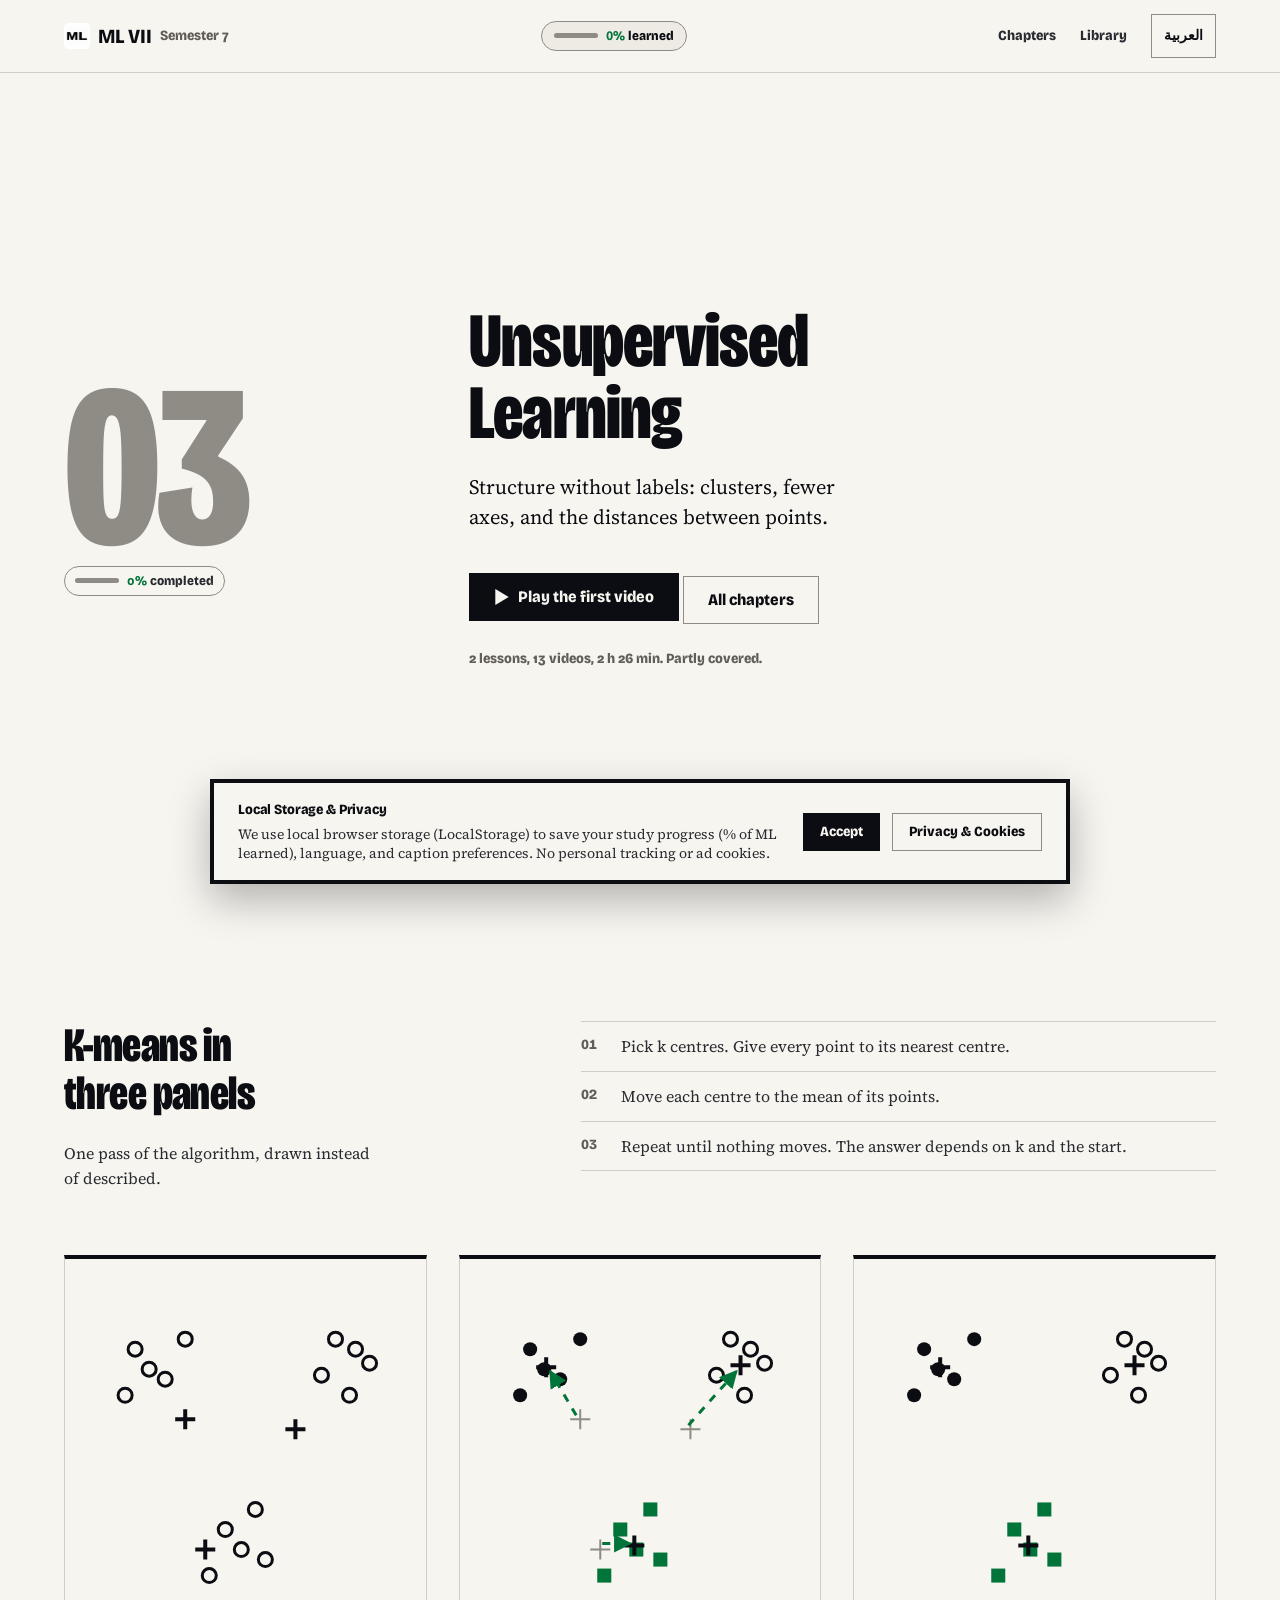
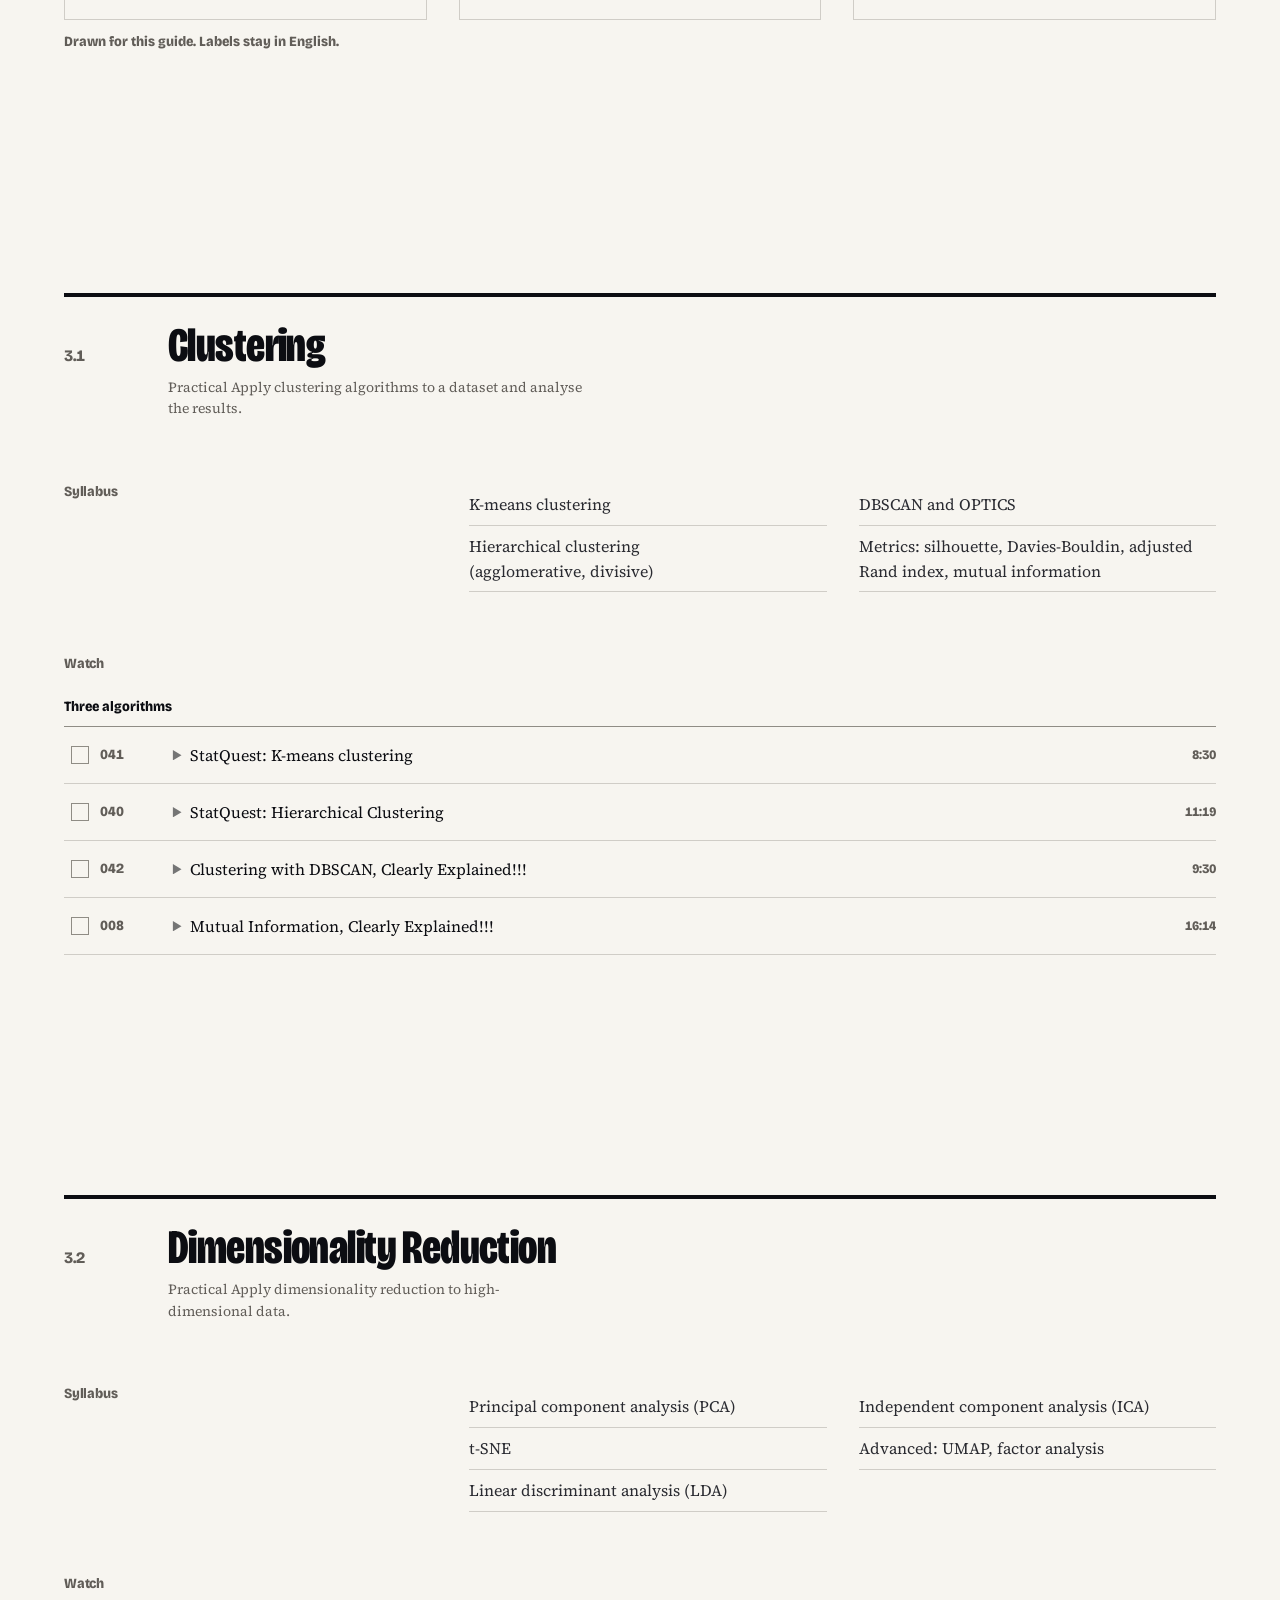
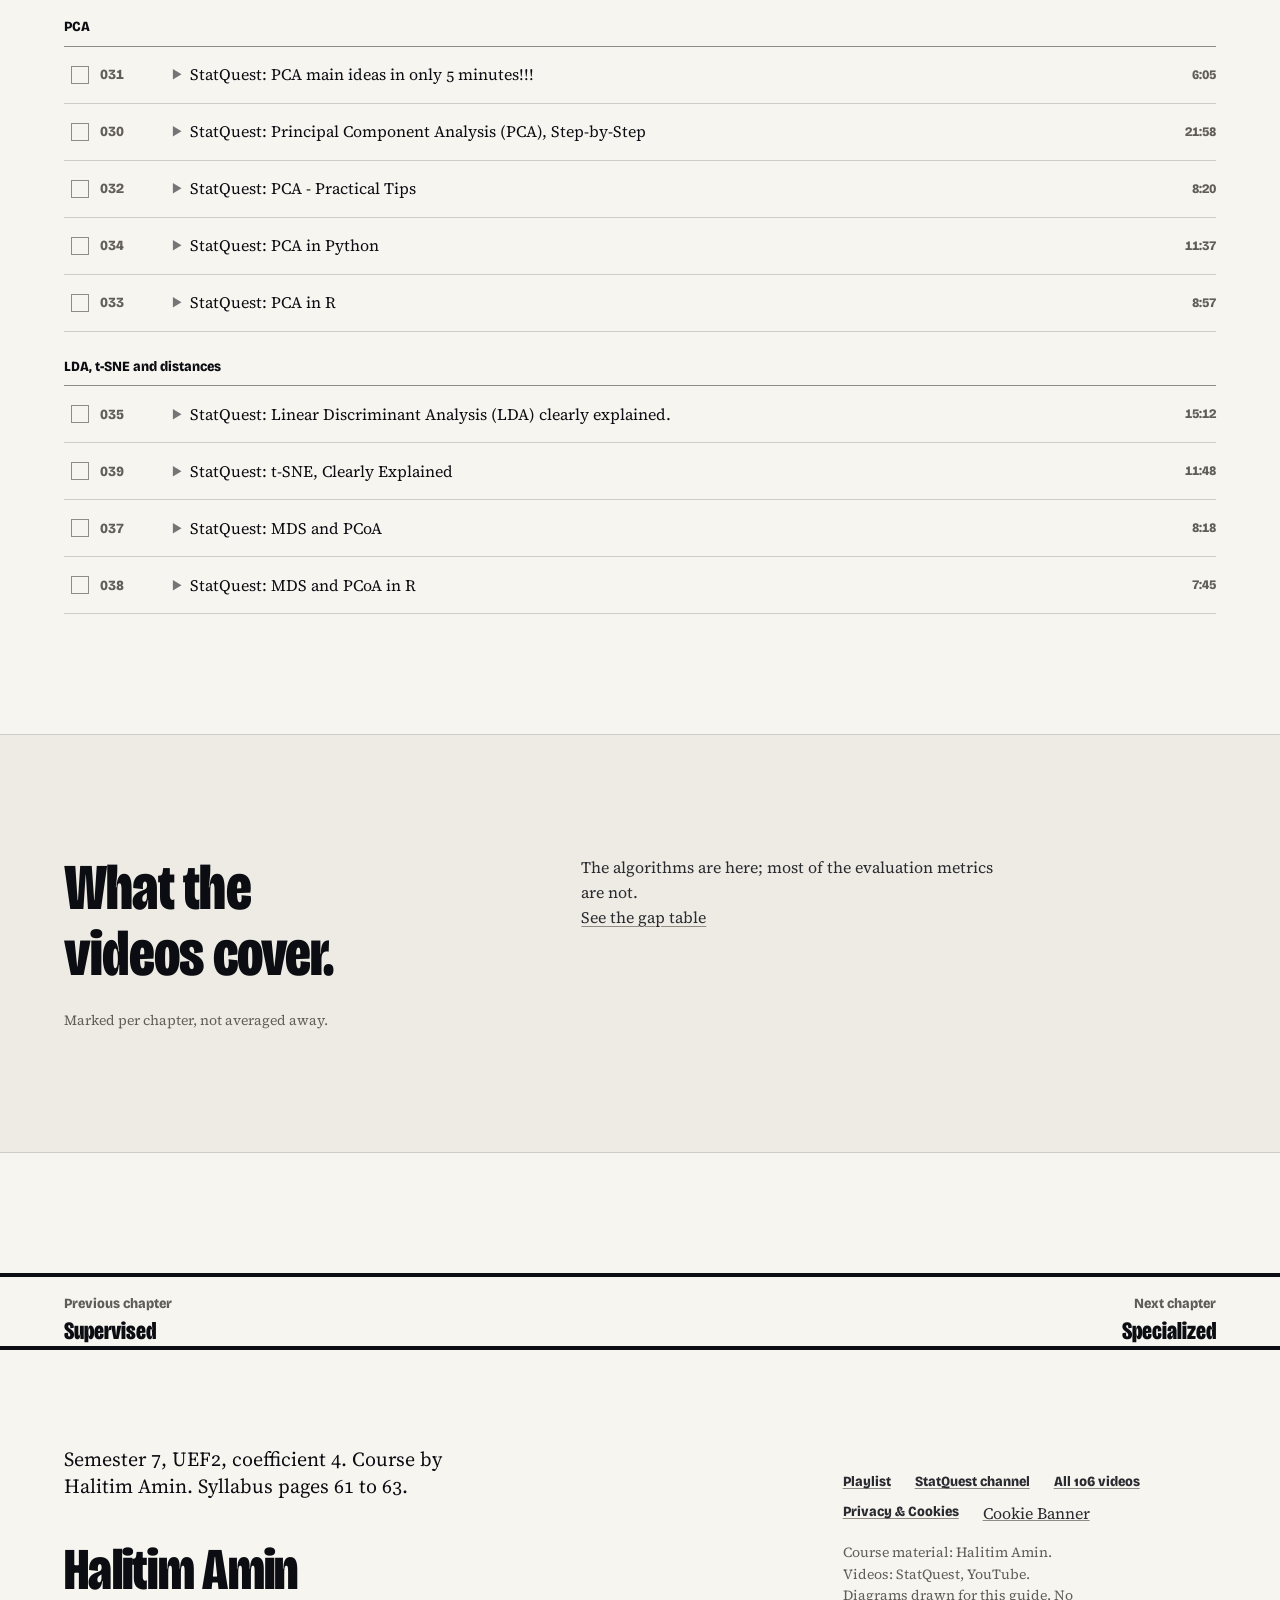
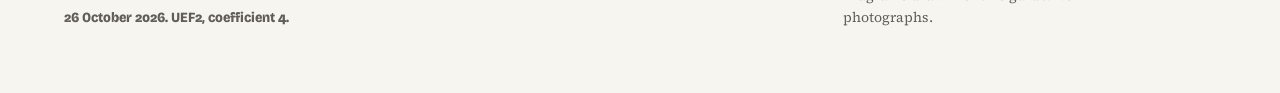
<file: chapter-3.html>
<!doctype html>
<html lang="en" dir="ltr" class="no-js">
<head>
  <meta charset="utf-8">
  <meta name="viewport" content="width=device-width, initial-scale=1">
  <title data-ar="الفصل 3، التعلّم غير الموجّه · ML VII">Chapter 3, Unsupervised Learning · ML VII</title>
  <meta name="description" content="Structure without labels: clusters, fewer axes, and the distances between points. 13 videos mapped to this chapter." data-ar-content="بنية بلا وسوم: عناقيد، ومحاور أقل، والمسافات بين النقاط. 13 فيديو مرتبطة بهذا الفصل.">
  <meta name="author" content="Halitim Amin">
  <link rel="icon" href="favicon.ico" sizes="any">
  <link rel="icon" type="image/png" sizes="32x32" href="assets/favicon-32x32.png">
  <link rel="icon" type="image/png" sizes="16x16" href="assets/favicon-16x16.png">
  <link rel="apple-touch-icon" href="assets/apple-touch-icon.png">
  <meta property="og:type" content="website">
  <meta property="og:title" content="Chapter 3, Unsupervised Learning · ML VII" data-ar-content="الفصل 3، التعلّم غير الموجّه · ML VII">
  <meta property="og:description" content="Structure without labels: clusters, fewer axes, and the distances between points. 13 videos mapped to this chapter." data-ar-content="بنية بلا وسوم: عناقيد، ومحاور أقل، والمسافات بين النقاط. 13 فيديو مرتبطة بهذا الفصل.">
  <meta property="og:image" content="assets/logo.png">
  <meta property="og:locale" content="en_DZ">
  <script>
    (function(){
      var d=document.documentElement;
      d.classList.remove('no-js');
      d.classList.add('js');
      try{
        var l=localStorage.getItem('ml7-lang');
        if(l==='ar'){d.lang='ar';d.dir='rtl';}
        if(localStorage.getItem('ml7-consent-v3')==='accepted'){
          d.classList.add('cookie-accepted');
        }
      }catch(e){}
    })();
  </script>
  <link rel="preconnect" href="https://fonts.googleapis.com">
  <link rel="preconnect" href="https://fonts.gstatic.com">
  <link href="https://fonts.googleapis.com/css2?family=Bricolage+Grotesque:opsz,wdth,wght@12..96,75..100,800&amp;family=IBM+Plex+Sans+Arabic:wght@400;700&amp;family=Source+Serif+4:opsz,wght@8..60,400&amp;display=swap" rel="stylesheet">
  <link rel="stylesheet" href="assets/site.css">
</head>
<body>
  <a class="skip" href="#main" data-ar="تجاوز إلى المحتوى">Skip to content</a>
  <header class="site-nav">
    <div class="container site-nav__inner">
      <a class="wordmark" href="index.html">
        <img class="wordmark__logo" src="assets/logo.png" alt="ML" width="28" height="28">
        ML VII <span data-ar="السداسي 7" dir="auto">Semester 7</span>
      </a>
      <div class="nav__progress" id="nav-progress" title="Your overall ML learning progress" data-ar-title="نسبة تقدّمك العامة في تعلّم الآلة" aria-label="Learning progress" data-ar-aria="نسبة التعلّم">
        <div class="nav__progress-track" aria-hidden="true"><div class="nav__progress-fill" id="nav-progress-fill" style="width: 0%;"></div></div>
        <span class="nav__progress-text"><strong id="nav-progress-num">0%</strong> <span data-ar="مكتمل">learned</span></span>
      </div>
      <nav class="site-nav__links" aria-label="Primary" data-ar-aria="التنقل الرئيسي">
        <a href="index.html#chapters" data-ar="الفصول">Chapters</a>
        <a href="library.html" data-ar="المكتبة">Library</a>
        <button class="lang-toggle" type="button" data-lang-toggle aria-label="التبديل إلى العربية" lang="ar">العربية</button>
      </nav>
    </div>
  </header>
  <main id="main">
<section class="chapter">
    <div class="container chapter__grid">
      <div class="chapter__num-col">
        <span class="chapter__num" aria-hidden="true">03</span>
        <div class="chapter-progress-pill" data-chapter-pill="3">
          <span class="chapter-progress-pill__bar"><span class="chapter-progress-pill__fill" data-chapter-fill="3" style="width: 0%;"></span></span>
          <span class="chapter-progress-pill__text"><strong data-chapter-pct="3">0%</strong> <span data-ar="مكتمل">completed</span></span>
        </div>
      </div>
      <div class="chapter__copy">
        <h1 data-ar="التعلّم غير الموجّه">Unsupervised Learning</h1>
        <p class="lead" data-ar="بنية بلا وسوم: عناقيد، ومحاور أقل، والمسافات بين النقاط.">Structure without labels: clusters, fewer axes, and the distances between points.</p>
        <div class="chapter__action">
          <a class="btn btn--primary" href="https://www.youtube.com/watch?v=4b5d3muPQmA" data-video="41"><svg class="icon-play" viewBox="0 0 10 12" aria-hidden="true" focusable="false"><path d="M0 0 10 6 0 12Z"/></svg><span data-ar="شغّل أول فيديو">Play the first video</span></a>
          <a class="btn btn--quiet" href="index.html#chapters"><span data-ar="كل الفصول">All chapters</span></a>
        </div>
        <p class="chapter__meta" data-ar="درسان، 13 فيديو، 2 س 26 د. تغطية جزئية.">2 lessons, 13 videos, 2 h 26 min. Partly covered.</p>
      </div>
    </div>
  </section>
<section class="split split--triptych" aria-labelledby="diagram-title">
    <div class="container split__grid">
      <div class="split__text">
        <h2 id="diagram-title" data-ar="K-means في ثلاث لوحات">K-means in three panels</h2>
        <p data-ar="دورة واحدة من الخوارزمية، مرسومة بدلًا من وصفها.">One pass of the algorithm, drawn instead of described.</p>
        <ol class="split__points">
<li>
          <span>01</span>
          <span data-ar="اختر k مراكز. أعطِ كل نقطة أقرب مركز إليها.">Pick k centres. Give every point to its nearest centre.</span>
        </li>
<li>
          <span>02</span>
          <span data-ar="حرّك كل مركز إلى متوسط نقاطه.">Move each centre to the mean of its points.</span>
        </li>
<li>
          <span>03</span>
          <span data-ar="أعد حتى لا يتحرك شيء. تعتمد النتيجة على k ونقطة البداية.">Repeat until nothing moves. The answer depends on k and the start.</span>
        </li>
        </ol>
      </div>
      <figure class="split__fig">
        <div class="km__triptych">
      <figure>
  <svg class="diagram" viewBox="0 0 180 180" role="img" aria-labelledby="km1-label">
    <title id="km1-label">Panel 1: three starting centres among the points</title>
    <circle class="dot-hollow" cx="35" cy="45" r="3.5"/><circle class="dot-hollow" cx="50" cy="60" r="3.5"/><circle class="dot-hollow" cx="30" cy="68" r="3.5"/><circle class="dot-hollow" cx="60" cy="40" r="3.5"/><circle class="dot-hollow" cx="42" cy="55" r="3.5"/><circle class="dot-hollow" cx="135" cy="40" r="3.5"/><circle class="dot-hollow" cx="152" cy="52" r="3.5"/><circle class="dot-hollow" cx="142" cy="68" r="3.5"/><circle class="dot-hollow" cx="128" cy="58" r="3.5"/><circle class="dot-hollow" cx="145" cy="45" r="3.5"/><circle class="dot-hollow" cx="80" cy="135" r="3.5"/><circle class="dot-hollow" cx="100" cy="150" r="3.5"/><circle class="dot-hollow" cx="72" cy="158" r="3.5"/><circle class="dot-hollow" cx="95" cy="125" r="3.5"/><circle class="dot-hollow" cx="88" cy="145" r="3.5"/>
    <path class="cross" d="M 55 80 L 65 80 M 60 75 L 60 85"/><path class="cross" d="M 110 85 L 120 85 M 115 80 L 115 90"/><path class="cross" d="M 65 145 L 75 145 M 70 140 L 70 150"/>
  </svg></figure>
      <figure>
  <svg class="diagram" viewBox="0 0 180 180" role="img" aria-labelledby="km2-label">
    <defs>
    <marker id="km-arrow-a" viewBox="0 0 10 10" refX="9" refY="5" markerWidth="6" markerHeight="6" orient="auto-start-reverse">
      <path d="M 0 0 L 10 5 L 0 10 z" class="arrowhead--accent"/>
    </marker>
  </defs><title id="km2-label">Panel 2: points assigned to the nearest centre, then each centre moved to its mean</title>
    <circle class="dot-filled" cx="35" cy="45" r="3.5"/><circle class="dot-filled" cx="50" cy="60" r="3.5"/><circle class="dot-filled" cx="30" cy="68" r="3.5"/><circle class="dot-filled" cx="60" cy="40" r="3.5"/><circle class="dot-filled" cx="42" cy="55" r="3.5"/><circle class="dot-hollow" cx="135" cy="40" r="3.5"/><circle class="dot-hollow" cx="152" cy="52" r="3.5"/><circle class="dot-hollow" cx="142" cy="68" r="3.5"/><circle class="dot-hollow" cx="128" cy="58" r="3.5"/><circle class="dot-hollow" cx="145" cy="45" r="3.5"/><rect class="dot-square" x="76.5" y="131.5" width="7" height="7"/><rect class="dot-square" x="96.5" y="146.5" width="7" height="7"/><rect class="dot-square" x="68.5" y="154.5" width="7" height="7"/><rect class="dot-square" x="91.5" y="121.5" width="7" height="7"/><rect class="dot-square" x="84.5" y="141.5" width="7" height="7"/>
    <path class="cross cross--ghost" d="M 55 80 L 65 80 M 60 75 L 60 85"/><path class="cross cross--ghost" d="M 110 85 L 120 85 M 115 80 L 115 90"/><path class="cross cross--ghost" d="M 65 145 L 75 145 M 70 140 L 70 150"/>
    <path class="cross" d="M 38 54 L 48 54 M 43 49 L 43 59"/><path class="cross" d="M 135 53 L 145 53 M 140 48 L 140 58"/><path class="cross" d="M 82 143 L 92 143 M 87 138 L 87 148"/>
    <path class="line line--accent line--dash" d="M 58 78 L 45 56" marker-end="url(#km-arrow-a)"/>
    <path class="line line--accent line--dash" d="M 114 83 L 138 56" marker-end="url(#km-arrow-a)"/>
    <path class="line line--accent line--dash" d="M 71 142 L 85 142" marker-end="url(#km-arrow-a)"/>
  </svg></figure>
      <figure>
  <svg class="diagram" viewBox="0 0 180 180" role="img" aria-labelledby="km3-label">
    <title id="km3-label">Panel 3: the centres have stopped moving</title>
    <circle class="dot-filled" cx="35" cy="45" r="3.5"/><circle class="dot-filled" cx="50" cy="60" r="3.5"/><circle class="dot-filled" cx="30" cy="68" r="3.5"/><circle class="dot-filled" cx="60" cy="40" r="3.5"/><circle class="dot-filled" cx="42" cy="55" r="3.5"/><circle class="dot-hollow" cx="135" cy="40" r="3.5"/><circle class="dot-hollow" cx="152" cy="52" r="3.5"/><circle class="dot-hollow" cx="142" cy="68" r="3.5"/><circle class="dot-hollow" cx="128" cy="58" r="3.5"/><circle class="dot-hollow" cx="145" cy="45" r="3.5"/><rect class="dot-square" x="76.5" y="131.5" width="7" height="7"/><rect class="dot-square" x="96.5" y="146.5" width="7" height="7"/><rect class="dot-square" x="68.5" y="154.5" width="7" height="7"/><rect class="dot-square" x="91.5" y="121.5" width="7" height="7"/><rect class="dot-square" x="84.5" y="141.5" width="7" height="7"/>
    <path class="cross" d="M 38 54 L 48 54 M 43 49 L 43 59"/><path class="cross" d="M 135 53 L 145 53 M 140 48 L 140 58"/><path class="cross" d="M 82 143 L 92 143 M 87 138 L 87 148"/>
  </svg></figure>
    </div>
        <figcaption data-ar="مرسوم لهذا الدليل. العناوين تبقى بالإنجليزية.">Drawn for this guide. Labels stay in English.</figcaption>
      </figure>
    </div>
  </section>
<section class="lesson" id="lesson-3-1">
    <div class="container">
      <header class="lesson__head">
        <span class="lesson__id">3.1</span>
        <h2 data-ar="التجميع">Clustering</h2>
        <p class="lesson__practical"><span class="lesson__label" data-ar="العملي">Practical</span> <span data-ar="تطبيق خوارزميات التجميع على مجموعة بيانات وتحليل النتائج.">Apply clustering algorithms to a dataset and analyse the results.</span></p>
      </header>
      <div class="lesson__syllabus">
        <h3 data-ar="المقرر">Syllabus</h3>
        <ul class="lesson__bullets">
<li data-ar="تجميع K-means">K-means clustering</li>
<li data-ar="التجميع الهرمي (التجميعي، التقسيمي)">Hierarchical clustering (agglomerative, divisive)</li>
<li data-ar="DBSCAN وOPTICS">DBSCAN and OPTICS</li>
<li data-ar="المقاييس: Silhouette، Davies-Bouldin، مؤشر Rand المعدل، المعلومات المتبادلة">Metrics: silhouette, Davies-Bouldin, adjusted Rand index, mutual information</li>
        </ul>
      </div>
      <div class="lesson__watch">
        <h3 data-ar="شاهد">Watch</h3>
<div class="vgroup">
          <h4 data-ar="ثلاث خوارزميات">Three algorithms</h4>
          <ul class="videos">
<li class="video-row" data-n="41">
            <label class="watch">
              <input type="checkbox" data-watch="41" aria-label="Mark StatQuest: K-means clustering as watched" data-ar-aria="علّم StatQuest: K-means clustering كمشاهد">
              <span class="watch__box" aria-hidden="true"></span>
            </label>
            <a class="video" href="https://www.youtube.com/watch?v=4b5d3muPQmA" data-video="41">
              <span class="video__n">041</span>
              <span class="video__title"><svg class="icon-play" viewBox="0 0 10 12" aria-hidden="true" focusable="false"><path d="M0 0 10 6 0 12Z"/></svg><span>StatQuest: K-means clustering</span></span>
              <span class="video__time">8:30</span>
            </a>
          </li>
<li class="video-row" data-n="40">
            <label class="watch">
              <input type="checkbox" data-watch="40" aria-label="Mark StatQuest: Hierarchical Clustering as watched" data-ar-aria="علّم StatQuest: Hierarchical Clustering كمشاهد">
              <span class="watch__box" aria-hidden="true"></span>
            </label>
            <a class="video" href="https://www.youtube.com/watch?v=7xHsRkOdVwo" data-video="40">
              <span class="video__n">040</span>
              <span class="video__title"><svg class="icon-play" viewBox="0 0 10 12" aria-hidden="true" focusable="false"><path d="M0 0 10 6 0 12Z"/></svg><span>StatQuest: Hierarchical Clustering</span></span>
              <span class="video__time">11:19</span>
            </a>
          </li>
<li class="video-row" data-n="42">
            <label class="watch">
              <input type="checkbox" data-watch="42" aria-label="Mark Clustering with DBSCAN, Clearly Explained!!! as watched" data-ar-aria="علّم Clustering with DBSCAN, Clearly Explained!!! كمشاهد">
              <span class="watch__box" aria-hidden="true"></span>
            </label>
            <a class="video" href="https://www.youtube.com/watch?v=RDZUdRSDOok" data-video="42">
              <span class="video__n">042</span>
              <span class="video__title"><svg class="icon-play" viewBox="0 0 10 12" aria-hidden="true" focusable="false"><path d="M0 0 10 6 0 12Z"/></svg><span>Clustering with DBSCAN, Clearly Explained!!!</span></span>
              <span class="video__time">9:30</span>
            </a>
          </li>
<li class="video-row" data-n="8">
            <label class="watch">
              <input type="checkbox" data-watch="8" aria-label="Mark Mutual Information, Clearly Explained!!! as watched" data-ar-aria="علّم Mutual Information, Clearly Explained!!! كمشاهد">
              <span class="watch__box" aria-hidden="true"></span>
            </label>
            <a class="video" href="https://www.youtube.com/watch?v=eJIp_mgVLwE" data-video="8">
              <span class="video__n">008</span>
              <span class="video__title"><svg class="icon-play" viewBox="0 0 10 12" aria-hidden="true" focusable="false"><path d="M0 0 10 6 0 12Z"/></svg><span>Mutual Information, Clearly Explained!!!</span></span>
              <span class="video__time">16:14</span>
            </a>
          </li>
          </ul>
        </div>

      </div>
    </div>
  </section>
<section class="lesson" id="lesson-3-2">
    <div class="container">
      <header class="lesson__head">
        <span class="lesson__id">3.2</span>
        <h2 data-ar="تقليل الأبعاد">Dimensionality Reduction</h2>
        <p class="lesson__practical"><span class="lesson__label" data-ar="العملي">Practical</span> <span data-ar="تطبيق تقليل الأبعاد على بيانات عالية الأبعاد.">Apply dimensionality reduction to high-dimensional data.</span></p>
      </header>
      <div class="lesson__syllabus">
        <h3 data-ar="المقرر">Syllabus</h3>
        <ul class="lesson__bullets">
<li data-ar="تحليل المكونات الرئيسية (PCA)">Principal component analysis (PCA)</li>
<li data-ar="t-SNE">t-SNE</li>
<li data-ar="تحليل التمييز الخطي (LDA)">Linear discriminant analysis (LDA)</li>
<li data-ar="تحليل المكونات المستقلة (ICA)">Independent component analysis (ICA)</li>
<li data-ar="متقدم: UMAP، تحليل العوامل">Advanced: UMAP, factor analysis</li>
        </ul>
      </div>
      <div class="lesson__watch">
        <h3 data-ar="شاهد">Watch</h3>
<div class="vgroup">
          <h4 data-ar="PCA">PCA</h4>
          <ul class="videos">
<li class="video-row" data-n="31">
            <label class="watch">
              <input type="checkbox" data-watch="31" aria-label="Mark StatQuest: PCA main ideas in only 5 minutes!!! as watched" data-ar-aria="علّم StatQuest: PCA main ideas in only 5 minutes!!! كمشاهد">
              <span class="watch__box" aria-hidden="true"></span>
            </label>
            <a class="video" href="https://www.youtube.com/watch?v=HMOI_lkzW08" data-video="31">
              <span class="video__n">031</span>
              <span class="video__title"><svg class="icon-play" viewBox="0 0 10 12" aria-hidden="true" focusable="false"><path d="M0 0 10 6 0 12Z"/></svg><span>StatQuest: PCA main ideas in only 5 minutes!!!</span></span>
              <span class="video__time">6:05</span>
            </a>
          </li>
<li class="video-row" data-n="30">
            <label class="watch">
              <input type="checkbox" data-watch="30" aria-label="Mark StatQuest: Principal Component Analysis (PCA), Step-by-Step as watched" data-ar-aria="علّم StatQuest: Principal Component Analysis (PCA), Step-by-Step كمشاهد">
              <span class="watch__box" aria-hidden="true"></span>
            </label>
            <a class="video" href="https://www.youtube.com/watch?v=FgakZw6K1QQ" data-video="30">
              <span class="video__n">030</span>
              <span class="video__title"><svg class="icon-play" viewBox="0 0 10 12" aria-hidden="true" focusable="false"><path d="M0 0 10 6 0 12Z"/></svg><span>StatQuest: Principal Component Analysis (PCA), Step-by-Step</span></span>
              <span class="video__time">21:58</span>
            </a>
          </li>
<li class="video-row" data-n="32">
            <label class="watch">
              <input type="checkbox" data-watch="32" aria-label="Mark StatQuest: PCA - Practical Tips as watched" data-ar-aria="علّم StatQuest: PCA - Practical Tips كمشاهد">
              <span class="watch__box" aria-hidden="true"></span>
            </label>
            <a class="video" href="https://www.youtube.com/watch?v=oRvgq966yZg" data-video="32">
              <span class="video__n">032</span>
              <span class="video__title"><svg class="icon-play" viewBox="0 0 10 12" aria-hidden="true" focusable="false"><path d="M0 0 10 6 0 12Z"/></svg><span>StatQuest: PCA - Practical Tips</span></span>
              <span class="video__time">8:20</span>
            </a>
          </li>
<li class="video-row" data-n="34">
            <label class="watch">
              <input type="checkbox" data-watch="34" aria-label="Mark StatQuest: PCA in Python as watched" data-ar-aria="علّم StatQuest: PCA in Python كمشاهد">
              <span class="watch__box" aria-hidden="true"></span>
            </label>
            <a class="video" href="https://www.youtube.com/watch?v=Lsue2gEM9D0" data-video="34">
              <span class="video__n">034</span>
              <span class="video__title"><svg class="icon-play" viewBox="0 0 10 12" aria-hidden="true" focusable="false"><path d="M0 0 10 6 0 12Z"/></svg><span>StatQuest: PCA in Python</span></span>
              <span class="video__time">11:37</span>
            </a>
          </li>
<li class="video-row" data-n="33">
            <label class="watch">
              <input type="checkbox" data-watch="33" aria-label="Mark StatQuest: PCA in R as watched" data-ar-aria="علّم StatQuest: PCA in R كمشاهد">
              <span class="watch__box" aria-hidden="true"></span>
            </label>
            <a class="video" href="https://www.youtube.com/watch?v=0Jp4gsfOLMs" data-video="33">
              <span class="video__n">033</span>
              <span class="video__title"><svg class="icon-play" viewBox="0 0 10 12" aria-hidden="true" focusable="false"><path d="M0 0 10 6 0 12Z"/></svg><span>StatQuest: PCA in R</span></span>
              <span class="video__time">8:57</span>
            </a>
          </li>
          </ul>
        </div>
<div class="vgroup">
          <h4 data-ar="LDA وt-SNE والمسافات">LDA, t-SNE and distances</h4>
          <ul class="videos">
<li class="video-row" data-n="35">
            <label class="watch">
              <input type="checkbox" data-watch="35" aria-label="Mark StatQuest: Linear Discriminant Analysis (LDA) clearly explained. as watched" data-ar-aria="علّم StatQuest: Linear Discriminant Analysis (LDA) clearly explained. كمشاهد">
              <span class="watch__box" aria-hidden="true"></span>
            </label>
            <a class="video" href="https://www.youtube.com/watch?v=azXCzI57Yfc" data-video="35">
              <span class="video__n">035</span>
              <span class="video__title"><svg class="icon-play" viewBox="0 0 10 12" aria-hidden="true" focusable="false"><path d="M0 0 10 6 0 12Z"/></svg><span>StatQuest: Linear Discriminant Analysis (LDA) clearly explained.</span></span>
              <span class="video__time">15:12</span>
            </a>
          </li>
<li class="video-row" data-n="39">
            <label class="watch">
              <input type="checkbox" data-watch="39" aria-label="Mark StatQuest: t-SNE, Clearly Explained as watched" data-ar-aria="علّم StatQuest: t-SNE, Clearly Explained كمشاهد">
              <span class="watch__box" aria-hidden="true"></span>
            </label>
            <a class="video" href="https://www.youtube.com/watch?v=NEaUSP4YerM" data-video="39">
              <span class="video__n">039</span>
              <span class="video__title"><svg class="icon-play" viewBox="0 0 10 12" aria-hidden="true" focusable="false"><path d="M0 0 10 6 0 12Z"/></svg><span>StatQuest: t-SNE, Clearly Explained</span></span>
              <span class="video__time">11:48</span>
            </a>
          </li>
<li class="video-row" data-n="37">
            <label class="watch">
              <input type="checkbox" data-watch="37" aria-label="Mark StatQuest: MDS and PCoA as watched" data-ar-aria="علّم StatQuest: MDS and PCoA كمشاهد">
              <span class="watch__box" aria-hidden="true"></span>
            </label>
            <a class="video" href="https://www.youtube.com/watch?v=GEn-_dAyYME" data-video="37">
              <span class="video__n">037</span>
              <span class="video__title"><svg class="icon-play" viewBox="0 0 10 12" aria-hidden="true" focusable="false"><path d="M0 0 10 6 0 12Z"/></svg><span>StatQuest: MDS and PCoA</span></span>
              <span class="video__time">8:18</span>
            </a>
          </li>
<li class="video-row" data-n="38">
            <label class="watch">
              <input type="checkbox" data-watch="38" aria-label="Mark StatQuest: MDS and PCoA in R as watched" data-ar-aria="علّم StatQuest: MDS and PCoA in R كمشاهد">
              <span class="watch__box" aria-hidden="true"></span>
            </label>
            <a class="video" href="https://www.youtube.com/watch?v=pGAUHhLYp5Q" data-video="38">
              <span class="video__n">038</span>
              <span class="video__title"><svg class="icon-play" viewBox="0 0 10 12" aria-hidden="true" focusable="false"><path d="M0 0 10 6 0 12Z"/></svg><span>StatQuest: MDS and PCoA in R</span></span>
              <span class="video__time">7:45</span>
            </a>
          </li>
          </ul>
        </div>

      </div>
    </div>
  </section>
<section class="coverage" aria-labelledby="coverage-title">
    <div class="container coverage__grid">
      <div>
        <h2 id="coverage-title" data-ar="ما تغطيه الفيديوهات.">What the videos cover.</h2>
        <p class="coverage__fine" data-ar="مذكورة لكل فصل، لا معدّلة.">Marked per chapter, not averaged away.</p>
      </div>
      <div class="coverage__body">
        <p data-ar="الخوارزميات موجودة، لكن معظم مقاييس التقييم غير موجودة.">The algorithms are here; most of the evaluation metrics are not.</p>
        
        <a class="coverage__link" href="index.html#gaps" data-ar="افتح جدول الفجوات">See the gap table</a>
      </div>
    </div>
  </section>
<nav class="pager" aria-label="Chapter navigation" data-ar-aria="التنقل بين الفصول">
    <div class="container pager__grid">
      <a href="chapter-2.html"><small data-ar="الفصل السابق">Previous chapter</small><b data-ar="الموجّه">Supervised</b></a>
      <a href="chapter-4.html"><small data-ar="الفصل التالي">Next chapter</small><b data-ar="متخصصة">Specialized</b></a>
    </div>
  </nav>
  </main>
  <aside class="site-consent cookie-banner" id="site-consent-banner" aria-label="Privacy and cookies" data-ar-aria="الخصوصية والتخزين المحلي">
    <div class="site-consent__inner cookie-banner__inner">
      <div class="site-consent__content cookie-banner__content">
        <p class="site-consent__title cookie-banner__title" data-ar="التخزين المحلي والخصوصية">Local Storage &amp; Privacy</p>
        <p class="site-consent__text cookie-banner__text" data-ar="نستخدم التخزين المحلي (LocalStorage) في متصفحك لحفظ تقدمك الدراسي (% ما تعلمته في تعلّم الآلة)، وتفضيلات اللغة والترجمة. لا نجمع أي بيانات شخصية ولا نستخدم كوكيز إعلانية.">
          We use local browser storage (LocalStorage) to save your study progress (% of ML learned), language, and caption preferences. No personal tracking or ad cookies.
        </p>
      </div>
      <div class="site-consent__actions cookie-banner__actions">
        <button type="button" class="btn btn--primary btn--sm" id="site-consent-accept" data-ar="قبول">Accept</button>
        <a href="privacy.html" class="btn btn--quiet btn--sm" data-ar="الخصوصية وملفات تعريف الارتباط">Privacy &amp; Cookies</a>
      </div>
    </div>
  </aside>
  <dialog class="dua-dialog" id="dua-dialog" aria-labelledby="dua-text">
    <div class="dua-dialog__inner">
      <span class="dua-dialog__icon" aria-hidden="true">🤲</span>
      <h2 class="dua-dialog__text" id="dua-text" dir="rtl" data-ar="دعاء لنا بالخير، فدعاء في ظهر الغيب مستجاب">
        دعاء لنا بالخير، فدعاء في ظهر الغيب مستجاب
      </h2>
      <p class="dua-dialog__sub" data-ar="اللهم وفّق كل طالب علم ويسّر له أمره">
        Keep us in your prayers, for a supplication in absence is answered.
      </p>
      <button type="button" class="btn btn--primary dua-dialog__btn" id="dua-close" data-ar="آمين يا رب">
        آمين يا رب
      </button>
    </div>
  </dialog>
  <footer class="letter letter--short" id="about">
    <div class="container letter__grid">
      <div>
        <p class="letter__statement" data-ar="السداسي 7، وحدة UEF2، معامل 4. المقرر: Halitim Amin. صفحات المقرر 61 إلى 63.">Semester 7, UEF2, coefficient 4. Course by Halitim Amin. Syllabus pages 61 to 63.</p>
        <p class="letter__sign">Halitim Amin</p>
        <p class="letter__date" data-ar="26 أكتوبر 2026. UEF2، معامل 4.">26 October 2026. UEF2, coefficient 4.</p>
      </div>
      <div class="letter__side">
        <nav class="letter__links" aria-label="Sources" data-ar-aria="المصادر">
          <a href="https://www.youtube.com/playlist?list=PLblh5JKOoLUICTaGLRoHQDuF_7q2GfuJF" target="_blank" rel="noopener" data-ar="قائمة التشغيل">Playlist</a>
          <a href="https://www.youtube.com/@statquest" target="_blank" rel="noopener" data-ar="قناة StatQuest">StatQuest channel</a>
          <a href="library.html" data-ar="كل الفيديوهات">All 106 videos</a>
          <a href="privacy.html" data-ar="الخصوصية وملفات تعريف الارتباط">Privacy &amp; Cookies</a>
          <button type="button" class="letter__consent-btn" id="footer-consent-trigger" data-ar="إظهار إشعار الخصوصية">Cookie Banner</button>
        </nav>
        <p class="letter__legal" data-ar="المقرر: Halitim Amin. الفيديوهات: StatQuest على يوتيوب. الرسوم مرسومة لهذا الدليل. لا صور فوتوغرافية.">Course material: Halitim Amin. Videos: StatQuest, YouTube. Diagrams drawn for this guide. No photographs.</p>
      </div>
    </div>
  </footer>
  <dialog class="player" id="player" aria-labelledby="player-title">
    <div class="player__bar">
      <h2 id="player-title">Video</h2>
      <div class="player__actions">
        <button type="button" class="player__watched-btn" id="player-mark-btn" aria-pressed="false" title="Mark video as finished" data-ar-title="علّم الفيديو كمنتهي">
          <svg viewBox="0 0 16 16" width="13" height="13" aria-hidden="true" focusable="false"><path d="M13.5 3.5 6 11 2.5 7.5" fill="none" stroke="currentColor" stroke-width="2.2" stroke-linecap="round" stroke-linejoin="round"/></svg>
          <span class="player__watched-text" data-ar="تمت المشاهدة">Mark as watched</span>
        </button>
        <div class="player__captions" role="group" aria-label="Caption language" data-ar-aria="لغة الترجمة المصاحبة">
          <span class="player__captions-label">
            <svg viewBox="0 0 24 24" width="14" height="14" aria-hidden="true" focusable="false"><path d="M19 4H5c-1.11 0-2 .9-2 2v12c0 1.1.89 2 2 2h14c1.1 0 2-.9 2-2V6c0-1.1-.9-2-2-2zm-8 7H9.5v-.5h-2v3h2V13H11v1c0 .55-.45 1-1 1H7c-.55 0-1-.45-1-1v-4c0-.55.45-1 1-1h3c.55 0 1 .45 1 1v1zm7 0h-1.5v-.5h-2v3h2V13H18v1c0 .55-.45 1-1 1h-3c-.55 0-1-.45-1-1v-4c0-.55.45-1 1-1h3c.55 0 1 .45 1 1v1z"/></svg>
            <span class="captions-text" data-ar="الترجمة">CC</span>
          </span>
          <button type="button" class="caption-btn" data-caption-lang="ar" aria-pressed="false" data-ar="العربية">العربية</button>
          <button type="button" class="caption-btn" data-caption-lang="en" aria-pressed="false" data-ar="الإنجليزية">English</button>
          <button type="button" class="caption-btn" data-caption-lang="off" aria-pressed="false" data-ar="إيقاف">Off</button>
        </div>
        <form method="dialog"><button class="player__close" type="submit" data-ar="إغلاق">Close</button></form>
      </div>
    </div>
    <div class="player__frame" id="player-frame"></div>
    <div class="player__foot">
      <p class="player__note" id="player-note" hidden></p>
      <a id="player-link" href="https://www.youtube.com/playlist?list=PLblh5JKOoLUICTaGLRoHQDuF_7q2GfuJF" target="_blank" rel="noopener" data-ar="افتح على يوتيوب">Open on YouTube</a>
    </div>
  </dialog>
  <script src="assets/data.js" defer></script>
  <script src="assets/app.js" defer></script>
</body>
</html>
</file>
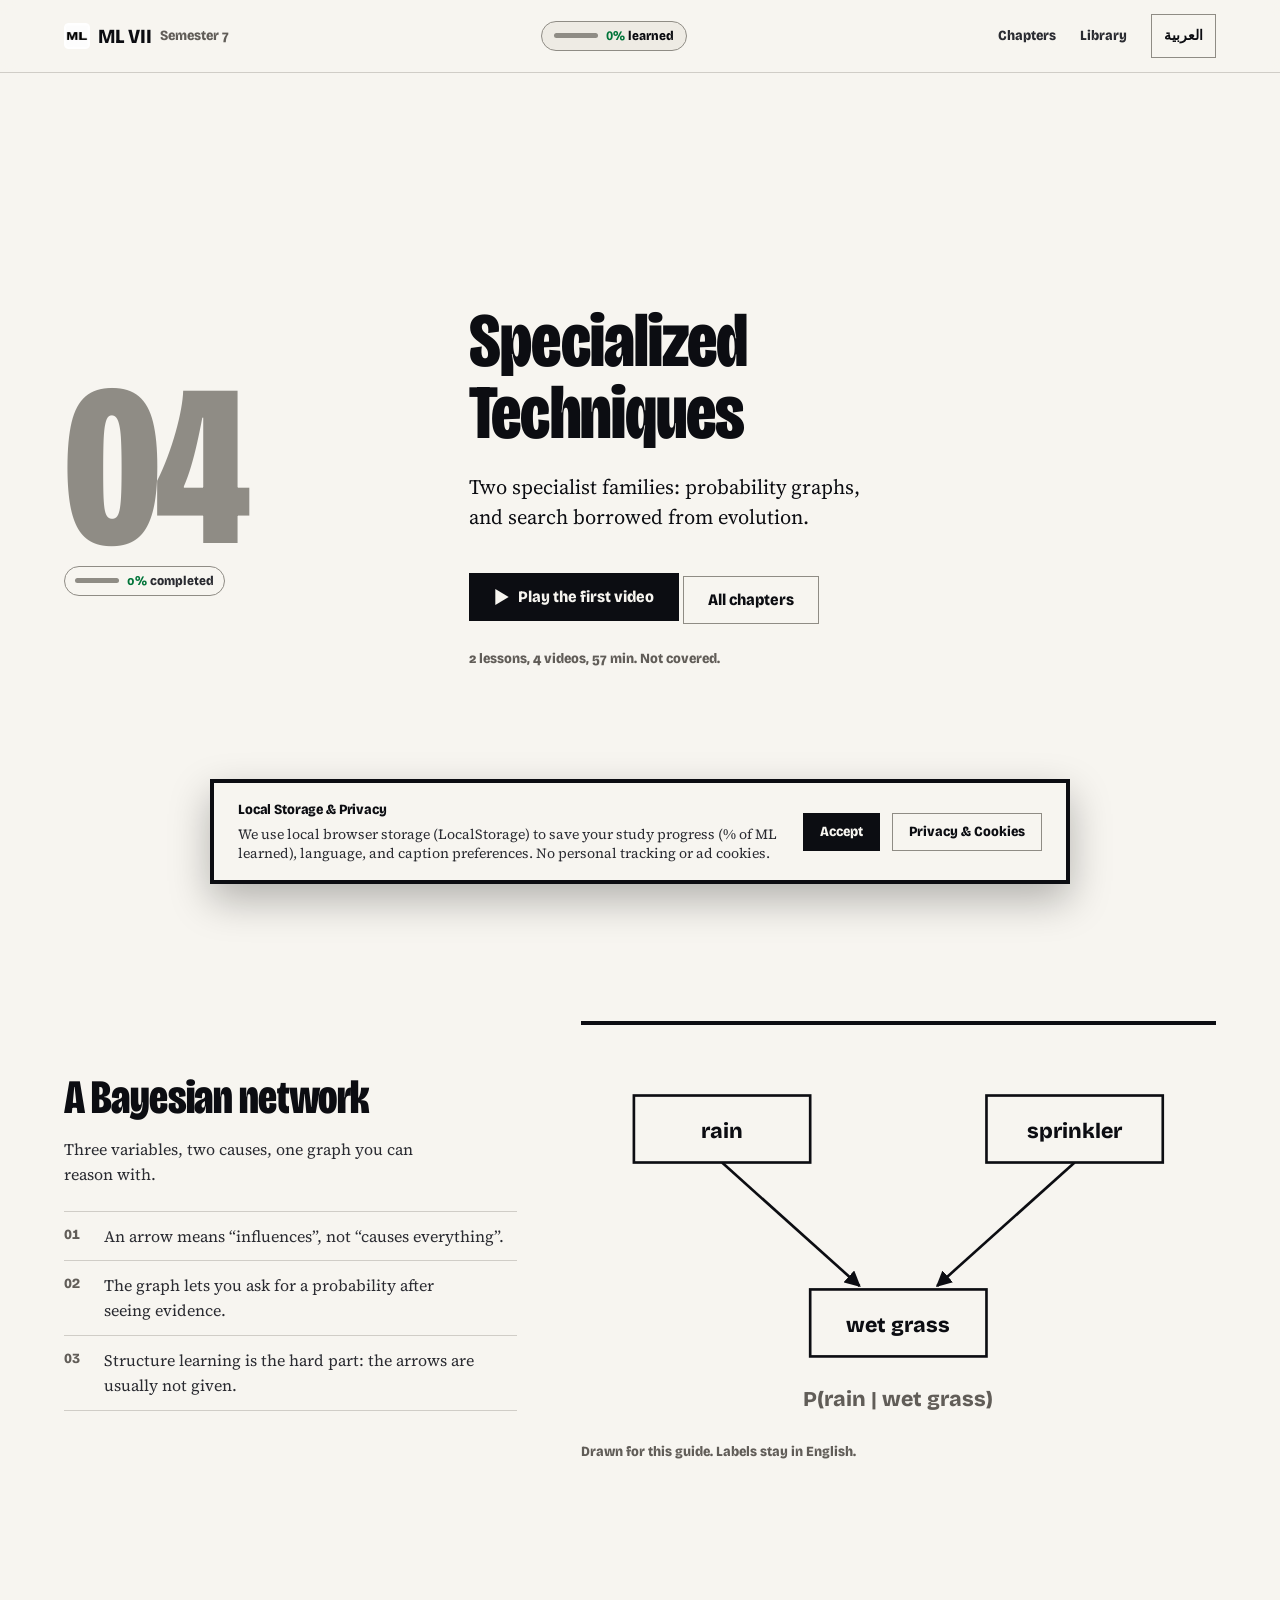
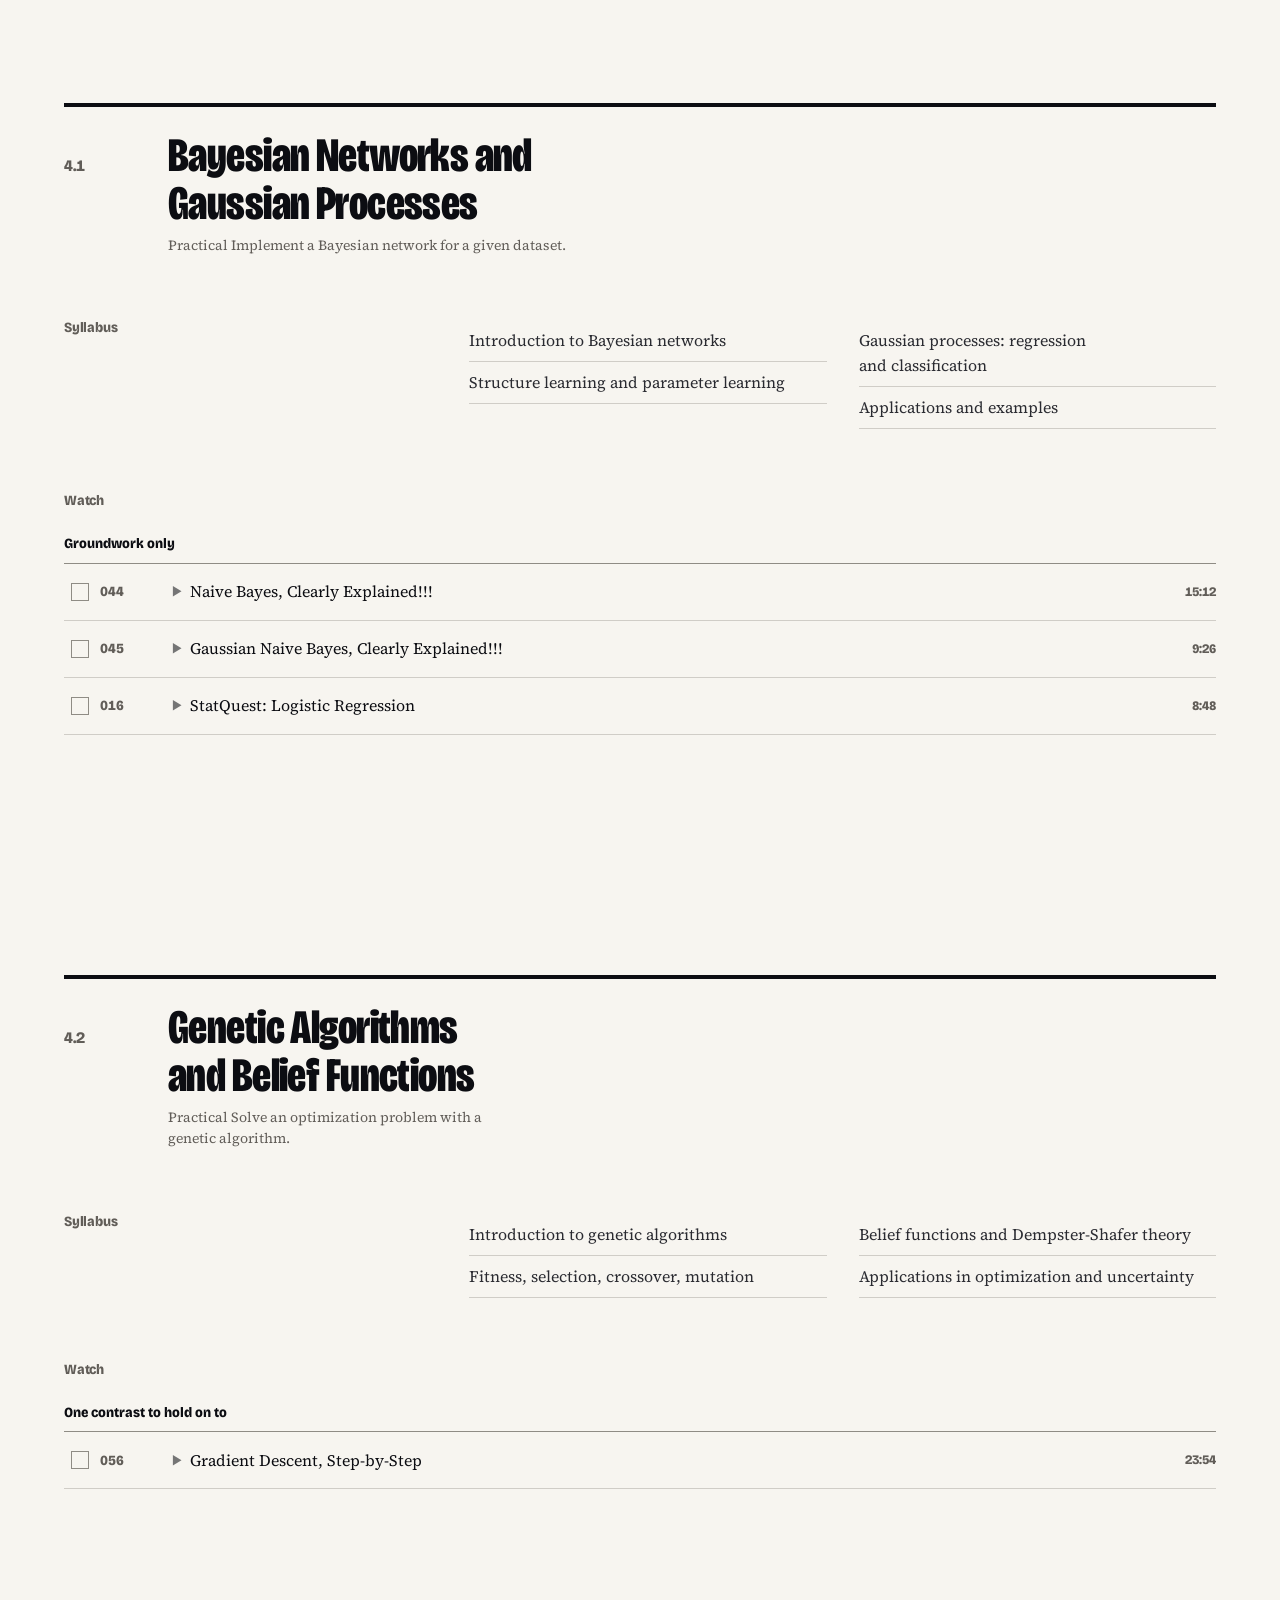
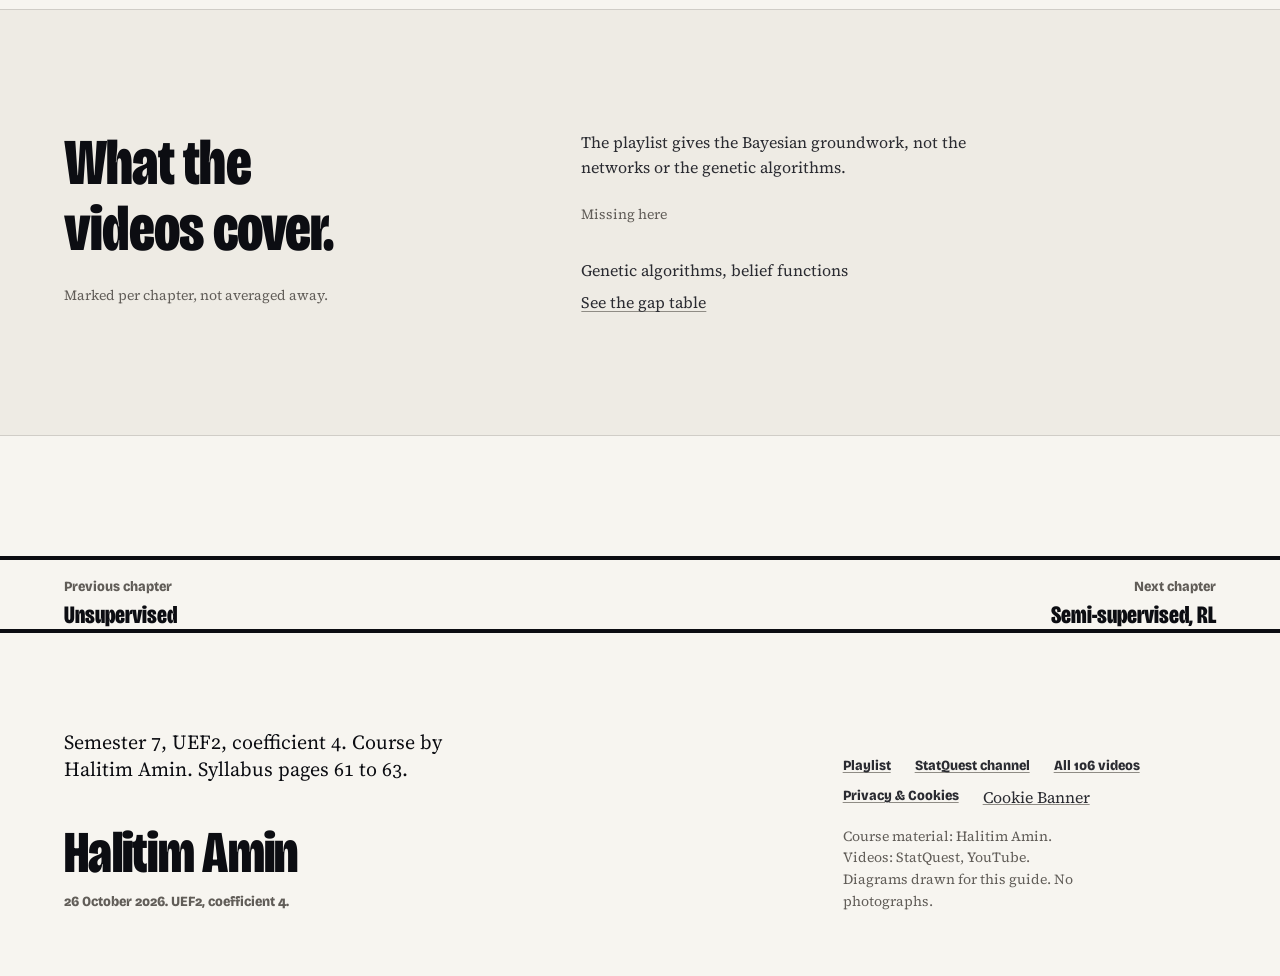
<file: chapter-4.html>
<!doctype html>
<html lang="en" dir="ltr" class="no-js">
<head>
  <meta charset="utf-8">
  <meta name="viewport" content="width=device-width, initial-scale=1">
  <title data-ar="الفصل 4، تقنيات متخصصة · ML VII">Chapter 4, Specialized Techniques · ML VII</title>
  <meta name="description" content="Two specialist families: probability graphs, and search borrowed from evolution. 4 videos mapped to this chapter." data-ar-content="عائلتان متخصصتان: شبكات احتمالية، وبحث مستعار من التطور. 4 فيديوهات مرتبطة بهذا الفصل.">
  <meta name="author" content="Halitim Amin">
  <link rel="icon" href="favicon.ico" sizes="any">
  <link rel="icon" type="image/png" sizes="32x32" href="assets/favicon-32x32.png">
  <link rel="icon" type="image/png" sizes="16x16" href="assets/favicon-16x16.png">
  <link rel="apple-touch-icon" href="assets/apple-touch-icon.png">
  <meta property="og:type" content="website">
  <meta property="og:title" content="Chapter 4, Specialized Techniques · ML VII" data-ar-content="الفصل 4، تقنيات متخصصة · ML VII">
  <meta property="og:description" content="Two specialist families: probability graphs, and search borrowed from evolution. 4 videos mapped to this chapter." data-ar-content="عائلتان متخصصتان: شبكات احتمالية، وبحث مستعار من التطور. 4 فيديوهات مرتبطة بهذا الفصل.">
  <meta property="og:image" content="assets/logo.png">
  <meta property="og:locale" content="en_DZ">
  <script>
    (function(){
      var d=document.documentElement;
      d.classList.remove('no-js');
      d.classList.add('js');
      try{
        var l=localStorage.getItem('ml7-lang');
        if(l==='ar'){d.lang='ar';d.dir='rtl';}
        if(localStorage.getItem('ml7-consent-v3')==='accepted'){
          d.classList.add('cookie-accepted');
        }
      }catch(e){}
    })();
  </script>
  <link rel="preconnect" href="https://fonts.googleapis.com">
  <link rel="preconnect" href="https://fonts.gstatic.com">
  <link href="https://fonts.googleapis.com/css2?family=Bricolage+Grotesque:opsz,wdth,wght@12..96,75..100,800&amp;family=IBM+Plex+Sans+Arabic:wght@400;700&amp;family=Source+Serif+4:opsz,wght@8..60,400&amp;display=swap" rel="stylesheet">
  <link rel="stylesheet" href="assets/site.css">
</head>
<body>
  <a class="skip" href="#main" data-ar="تجاوز إلى المحتوى">Skip to content</a>
  <header class="site-nav">
    <div class="container site-nav__inner">
      <a class="wordmark" href="index.html">
        <img class="wordmark__logo" src="assets/logo.png" alt="ML" width="28" height="28">
        ML VII <span data-ar="السداسي 7" dir="auto">Semester 7</span>
      </a>
      <div class="nav__progress" id="nav-progress" title="Your overall ML learning progress" data-ar-title="نسبة تقدّمك العامة في تعلّم الآلة" aria-label="Learning progress" data-ar-aria="نسبة التعلّم">
        <div class="nav__progress-track" aria-hidden="true"><div class="nav__progress-fill" id="nav-progress-fill" style="width: 0%;"></div></div>
        <span class="nav__progress-text"><strong id="nav-progress-num">0%</strong> <span data-ar="مكتمل">learned</span></span>
      </div>
      <nav class="site-nav__links" aria-label="Primary" data-ar-aria="التنقل الرئيسي">
        <a href="index.html#chapters" data-ar="الفصول">Chapters</a>
        <a href="library.html" data-ar="المكتبة">Library</a>
        <button class="lang-toggle" type="button" data-lang-toggle aria-label="التبديل إلى العربية" lang="ar">العربية</button>
      </nav>
    </div>
  </header>
  <main id="main">
<section class="chapter">
    <div class="container chapter__grid">
      <div class="chapter__num-col">
        <span class="chapter__num" aria-hidden="true">04</span>
        <div class="chapter-progress-pill" data-chapter-pill="4">
          <span class="chapter-progress-pill__bar"><span class="chapter-progress-pill__fill" data-chapter-fill="4" style="width: 0%;"></span></span>
          <span class="chapter-progress-pill__text"><strong data-chapter-pct="4">0%</strong> <span data-ar="مكتمل">completed</span></span>
        </div>
      </div>
      <div class="chapter__copy">
        <h1 data-ar="تقنيات متخصصة">Specialized Techniques</h1>
        <p class="lead" data-ar="عائلتان متخصصتان: شبكات احتمالية، وبحث مستعار من التطور.">Two specialist families: probability graphs, and search borrowed from evolution.</p>
        <div class="chapter__action">
          <a class="btn btn--primary" href="https://www.youtube.com/watch?v=O2L2Uv9pdDA" data-video="44"><svg class="icon-play" viewBox="0 0 10 12" aria-hidden="true" focusable="false"><path d="M0 0 10 6 0 12Z"/></svg><span data-ar="شغّل أول فيديو">Play the first video</span></a>
          <a class="btn btn--quiet" href="index.html#chapters"><span data-ar="كل الفصول">All chapters</span></a>
        </div>
        <p class="chapter__meta" data-ar="درسان، 4 فيديوهات، 57 د. لا تغطية.">2 lessons, 4 videos, 57 min. Not covered.</p>
      </div>
    </div>
  </section>
<section class="split" aria-labelledby="diagram-title">
    <div class="container split__grid">
      <div class="split__text">
        <h2 id="diagram-title" data-ar="شبكة بايزية">A Bayesian network</h2>
        <p data-ar="ثلاثة متغيرات، سببان، ورسم يمكنك الاستدلال به.">Three variables, two causes, one graph you can reason with.</p>
        <ol class="split__points">
<li>
          <span>01</span>
          <span data-ar="السهم يعني «يؤثر»، لا «يسبب كل شيء».">An arrow means “influences”, not “causes everything”.</span>
        </li>
<li>
          <span>02</span>
          <span data-ar="يتيح الرسم طلب احتمال بعد رؤية دليل.">The graph lets you ask for a probability after seeing evidence.</span>
        </li>
<li>
          <span>03</span>
          <span data-ar="تعلّم البنية هو الجزء الصعب: الأسهم عادة غير معطاة.">Structure learning is the hard part: the arrows are usually not given.</span>
        </li>
        </ol>
      </div>
      <figure class="split__fig">
        
<svg class="diagram" viewBox="0 0 360 230" role="img" aria-labelledby="bayes-title bayes-desc">
  <title id="bayes-title">A Bayesian network</title>
  <desc id="bayes-desc" data-ar="رطوبة العشب تعتمد على المطر والرشّاش. السهم يعني تأثيرًا مباشرًا. يتيح الرسم طلب احتمال المطر بعد رؤية العشب مبللًا.">Wet grass depends on rain and on the sprinkler. An arrow is a direct influence. The graph lets you ask for the probability of rain after seeing wet grass.</desc>
  
  <defs>
    <marker id="bayes-arrow" viewBox="0 0 10 10" refX="9" refY="5" markerWidth="6" markerHeight="6" orient="auto-start-reverse">
      <path d="M 0 0 L 10 5 L 0 10 z" class="arrowhead"/>
    </marker>
  </defs>
  <path class="line" d="M 80 78 L 158 148" marker-end="url(#bayes-arrow)"/>
  <path class="line" d="M 280 78 L 202 148" marker-end="url(#bayes-arrow)"/>
  <rect class="node" x="30" y="40" width="100" height="38"/>
  <rect class="node" x="230" y="40" width="100" height="38"/>
  <rect class="node" x="130" y="150" width="100" height="38"/>
  <text class="t" x="80" y="64" text-anchor="middle">rain</text>
  <text class="t" x="280" y="64" text-anchor="middle">sprinkler</text>
  <text class="t" x="180" y="174" text-anchor="middle">wet grass</text>
  <text class="t t--muted" x="180" y="216" text-anchor="middle">P(rain | wet grass)</text>
</svg>
        <figcaption data-ar="مرسوم لهذا الدليل. العناوين تبقى بالإنجليزية.">Drawn for this guide. Labels stay in English.</figcaption>
      </figure>
    </div>
  </section>
<section class="lesson" id="lesson-4-1">
    <div class="container">
      <header class="lesson__head">
        <span class="lesson__id">4.1</span>
        <h2 data-ar="الشبكات البايزية والعمليات الغاوسية">Bayesian Networks and Gaussian Processes</h2>
        <p class="lesson__practical"><span class="lesson__label" data-ar="العملي">Practical</span> <span data-ar="تنفيذ شبكة بايزية لمجموعة بيانات معطاة.">Implement a Bayesian network for a given dataset.</span></p>
      </header>
      <div class="lesson__syllabus">
        <h3 data-ar="المقرر">Syllabus</h3>
        <ul class="lesson__bullets">
<li data-ar="مقدمة في الشبكات البايزية">Introduction to Bayesian networks</li>
<li data-ar="تعلّم البنية وتعلّم المعاملات">Structure learning and parameter learning</li>
<li data-ar="العمليات الغاوسية: الانحدار والتصنيف">Gaussian processes: regression and classification</li>
<li data-ar="التطبيقات والأمثلة">Applications and examples</li>
        </ul>
      </div>
      <div class="lesson__watch">
        <h3 data-ar="شاهد">Watch</h3>
<div class="vgroup">
          <h4 data-ar="الأساس فقط">Groundwork only</h4>
          <ul class="videos">
<li class="video-row" data-n="44">
            <label class="watch">
              <input type="checkbox" data-watch="44" aria-label="Mark Naive Bayes, Clearly Explained!!! as watched" data-ar-aria="علّم Naive Bayes, Clearly Explained!!! كمشاهد">
              <span class="watch__box" aria-hidden="true"></span>
            </label>
            <a class="video" href="https://www.youtube.com/watch?v=O2L2Uv9pdDA" data-video="44">
              <span class="video__n">044</span>
              <span class="video__title"><svg class="icon-play" viewBox="0 0 10 12" aria-hidden="true" focusable="false"><path d="M0 0 10 6 0 12Z"/></svg><span>Naive Bayes, Clearly Explained!!!</span></span>
              <span class="video__time">15:12</span>
            </a>
          </li>
<li class="video-row" data-n="45">
            <label class="watch">
              <input type="checkbox" data-watch="45" aria-label="Mark Gaussian Naive Bayes, Clearly Explained!!! as watched" data-ar-aria="علّم Gaussian Naive Bayes, Clearly Explained!!! كمشاهد">
              <span class="watch__box" aria-hidden="true"></span>
            </label>
            <a class="video" href="https://www.youtube.com/watch?v=H3EjCKtlVog" data-video="45">
              <span class="video__n">045</span>
              <span class="video__title"><svg class="icon-play" viewBox="0 0 10 12" aria-hidden="true" focusable="false"><path d="M0 0 10 6 0 12Z"/></svg><span>Gaussian Naive Bayes, Clearly Explained!!!</span></span>
              <span class="video__time">9:26</span>
            </a>
          </li>
<li class="video-row" data-n="16">
            <label class="watch">
              <input type="checkbox" data-watch="16" aria-label="Mark StatQuest: Logistic Regression as watched" data-ar-aria="علّم StatQuest: Logistic Regression كمشاهد">
              <span class="watch__box" aria-hidden="true"></span>
            </label>
            <a class="video" href="https://www.youtube.com/watch?v=yIYKR4sgzI8" data-video="16">
              <span class="video__n">016</span>
              <span class="video__title"><svg class="icon-play" viewBox="0 0 10 12" aria-hidden="true" focusable="false"><path d="M0 0 10 6 0 12Z"/></svg><span>StatQuest: Logistic Regression</span></span>
              <span class="video__time">8:48</span>
            </a>
          </li>
          </ul>
        </div>

      </div>
    </div>
  </section>
<section class="lesson" id="lesson-4-2">
    <div class="container">
      <header class="lesson__head">
        <span class="lesson__id">4.2</span>
        <h2 data-ar="الخوارزميات الجينية ودوال الاعتقاد">Genetic Algorithms and Belief Functions</h2>
        <p class="lesson__practical"><span class="lesson__label" data-ar="العملي">Practical</span> <span data-ar="حل مسألة تحسين بخوارزمية جينية.">Solve an optimization problem with a genetic algorithm.</span></p>
      </header>
      <div class="lesson__syllabus">
        <h3 data-ar="المقرر">Syllabus</h3>
        <ul class="lesson__bullets">
<li data-ar="مقدمة في الخوارزميات الجينية">Introduction to genetic algorithms</li>
<li data-ar="اللياقة، الانتخاب، التزاوج، الطفرة">Fitness, selection, crossover, mutation</li>
<li data-ar="دوال الاعتقاد ونظرية ديمبستر-شيفر">Belief functions and Dempster-Shafer theory</li>
<li data-ar="تطبيقات في التحسين ونمذجة عدم اليقين">Applications in optimization and uncertainty</li>
        </ul>
      </div>
      <div class="lesson__watch">
        <h3 data-ar="شاهد">Watch</h3>
<div class="vgroup">
          <h4 data-ar="مقارنة واحدة تُمسك بها">One contrast to hold on to</h4>
          <ul class="videos">
<li class="video-row" data-n="56">
            <label class="watch">
              <input type="checkbox" data-watch="56" aria-label="Mark Gradient Descent, Step-by-Step as watched" data-ar-aria="علّم Gradient Descent, Step-by-Step كمشاهد">
              <span class="watch__box" aria-hidden="true"></span>
            </label>
            <a class="video" href="https://www.youtube.com/watch?v=sDv4f4s2SB8" data-video="56">
              <span class="video__n">056</span>
              <span class="video__title"><svg class="icon-play" viewBox="0 0 10 12" aria-hidden="true" focusable="false"><path d="M0 0 10 6 0 12Z"/></svg><span>Gradient Descent, Step-by-Step</span></span>
              <span class="video__time">23:54</span>
            </a>
          </li>
          </ul>
        </div>

      </div>
    </div>
  </section>
<section class="coverage" aria-labelledby="coverage-title">
    <div class="container coverage__grid">
      <div>
        <h2 id="coverage-title" data-ar="ما تغطيه الفيديوهات.">What the videos cover.</h2>
        <p class="coverage__fine" data-ar="مذكورة لكل فصل، لا معدّلة.">Marked per chapter, not averaged away.</p>
      </div>
      <div class="coverage__body">
        <p data-ar="تقدّم القائمة أساس بايز، لا الشبكات ولا الخوارزميات الجينية.">The playlist gives the Bayesian groundwork, not the networks or the genetic algorithms.</p>
        <p class="coverage__fine" data-ar="ناقص هنا">Missing here</p>
        <ul class="coverage__list">
<li data-ar="الخوارزميات الجينية، دوال الاعتقاد">Genetic algorithms, belief functions</li>
        </ul>
        <a class="coverage__link" href="index.html#gaps" data-ar="افتح جدول الفجوات">See the gap table</a>
      </div>
    </div>
  </section>
<nav class="pager" aria-label="Chapter navigation" data-ar-aria="التنقل بين الفصول">
    <div class="container pager__grid">
      <a href="chapter-3.html"><small data-ar="الفصل السابق">Previous chapter</small><b data-ar="غير الموجّه">Unsupervised</b></a>
      <a href="chapter-5.html"><small data-ar="الفصل التالي">Next chapter</small><b data-ar="شبه موجّه، معزّز">Semi-supervised, RL</b></a>
    </div>
  </nav>
  </main>
  <aside class="site-consent cookie-banner" id="site-consent-banner" aria-label="Privacy and cookies" data-ar-aria="الخصوصية والتخزين المحلي">
    <div class="site-consent__inner cookie-banner__inner">
      <div class="site-consent__content cookie-banner__content">
        <p class="site-consent__title cookie-banner__title" data-ar="التخزين المحلي والخصوصية">Local Storage &amp; Privacy</p>
        <p class="site-consent__text cookie-banner__text" data-ar="نستخدم التخزين المحلي (LocalStorage) في متصفحك لحفظ تقدمك الدراسي (% ما تعلمته في تعلّم الآلة)، وتفضيلات اللغة والترجمة. لا نجمع أي بيانات شخصية ولا نستخدم كوكيز إعلانية.">
          We use local browser storage (LocalStorage) to save your study progress (% of ML learned), language, and caption preferences. No personal tracking or ad cookies.
        </p>
      </div>
      <div class="site-consent__actions cookie-banner__actions">
        <button type="button" class="btn btn--primary btn--sm" id="site-consent-accept" data-ar="قبول">Accept</button>
        <a href="privacy.html" class="btn btn--quiet btn--sm" data-ar="الخصوصية وملفات تعريف الارتباط">Privacy &amp; Cookies</a>
      </div>
    </div>
  </aside>
  <dialog class="dua-dialog" id="dua-dialog" aria-labelledby="dua-text">
    <div class="dua-dialog__inner">
      <span class="dua-dialog__icon" aria-hidden="true">🤲</span>
      <h2 class="dua-dialog__text" id="dua-text" dir="rtl" data-ar="دعاء لنا بالخير، فدعاء في ظهر الغيب مستجاب">
        دعاء لنا بالخير، فدعاء في ظهر الغيب مستجاب
      </h2>
      <p class="dua-dialog__sub" data-ar="اللهم وفّق كل طالب علم ويسّر له أمره">
        Keep us in your prayers, for a supplication in absence is answered.
      </p>
      <button type="button" class="btn btn--primary dua-dialog__btn" id="dua-close" data-ar="آمين يا رب">
        آمين يا رب
      </button>
    </div>
  </dialog>
  <footer class="letter letter--short" id="about">
    <div class="container letter__grid">
      <div>
        <p class="letter__statement" data-ar="السداسي 7، وحدة UEF2، معامل 4. المقرر: Halitim Amin. صفحات المقرر 61 إلى 63.">Semester 7, UEF2, coefficient 4. Course by Halitim Amin. Syllabus pages 61 to 63.</p>
        <p class="letter__sign">Halitim Amin</p>
        <p class="letter__date" data-ar="26 أكتوبر 2026. UEF2، معامل 4.">26 October 2026. UEF2, coefficient 4.</p>
      </div>
      <div class="letter__side">
        <nav class="letter__links" aria-label="Sources" data-ar-aria="المصادر">
          <a href="https://www.youtube.com/playlist?list=PLblh5JKOoLUICTaGLRoHQDuF_7q2GfuJF" target="_blank" rel="noopener" data-ar="قائمة التشغيل">Playlist</a>
          <a href="https://www.youtube.com/@statquest" target="_blank" rel="noopener" data-ar="قناة StatQuest">StatQuest channel</a>
          <a href="library.html" data-ar="كل الفيديوهات">All 106 videos</a>
          <a href="privacy.html" data-ar="الخصوصية وملفات تعريف الارتباط">Privacy &amp; Cookies</a>
          <button type="button" class="letter__consent-btn" id="footer-consent-trigger" data-ar="إظهار إشعار الخصوصية">Cookie Banner</button>
        </nav>
        <p class="letter__legal" data-ar="المقرر: Halitim Amin. الفيديوهات: StatQuest على يوتيوب. الرسوم مرسومة لهذا الدليل. لا صور فوتوغرافية.">Course material: Halitim Amin. Videos: StatQuest, YouTube. Diagrams drawn for this guide. No photographs.</p>
      </div>
    </div>
  </footer>
  <dialog class="player" id="player" aria-labelledby="player-title">
    <div class="player__bar">
      <h2 id="player-title">Video</h2>
      <div class="player__actions">
        <button type="button" class="player__watched-btn" id="player-mark-btn" aria-pressed="false" title="Mark video as finished" data-ar-title="علّم الفيديو كمنتهي">
          <svg viewBox="0 0 16 16" width="13" height="13" aria-hidden="true" focusable="false"><path d="M13.5 3.5 6 11 2.5 7.5" fill="none" stroke="currentColor" stroke-width="2.2" stroke-linecap="round" stroke-linejoin="round"/></svg>
          <span class="player__watched-text" data-ar="تمت المشاهدة">Mark as watched</span>
        </button>
        <div class="player__captions" role="group" aria-label="Caption language" data-ar-aria="لغة الترجمة المصاحبة">
          <span class="player__captions-label">
            <svg viewBox="0 0 24 24" width="14" height="14" aria-hidden="true" focusable="false"><path d="M19 4H5c-1.11 0-2 .9-2 2v12c0 1.1.89 2 2 2h14c1.1 0 2-.9 2-2V6c0-1.1-.9-2-2-2zm-8 7H9.5v-.5h-2v3h2V13H11v1c0 .55-.45 1-1 1H7c-.55 0-1-.45-1-1v-4c0-.55.45-1 1-1h3c.55 0 1 .45 1 1v1zm7 0h-1.5v-.5h-2v3h2V13H18v1c0 .55-.45 1-1 1h-3c-.55 0-1-.45-1-1v-4c0-.55.45-1 1-1h3c.55 0 1 .45 1 1v1z"/></svg>
            <span class="captions-text" data-ar="الترجمة">CC</span>
          </span>
          <button type="button" class="caption-btn" data-caption-lang="ar" aria-pressed="false" data-ar="العربية">العربية</button>
          <button type="button" class="caption-btn" data-caption-lang="en" aria-pressed="false" data-ar="الإنجليزية">English</button>
          <button type="button" class="caption-btn" data-caption-lang="off" aria-pressed="false" data-ar="إيقاف">Off</button>
        </div>
        <form method="dialog"><button class="player__close" type="submit" data-ar="إغلاق">Close</button></form>
      </div>
    </div>
    <div class="player__frame" id="player-frame"></div>
    <div class="player__foot">
      <p class="player__note" id="player-note" hidden></p>
      <a id="player-link" href="https://www.youtube.com/playlist?list=PLblh5JKOoLUICTaGLRoHQDuF_7q2GfuJF" target="_blank" rel="noopener" data-ar="افتح على يوتيوب">Open on YouTube</a>
    </div>
  </dialog>
  <script src="assets/data.js" defer></script>
  <script src="assets/app.js" defer></script>
</body>
</html>
</file>
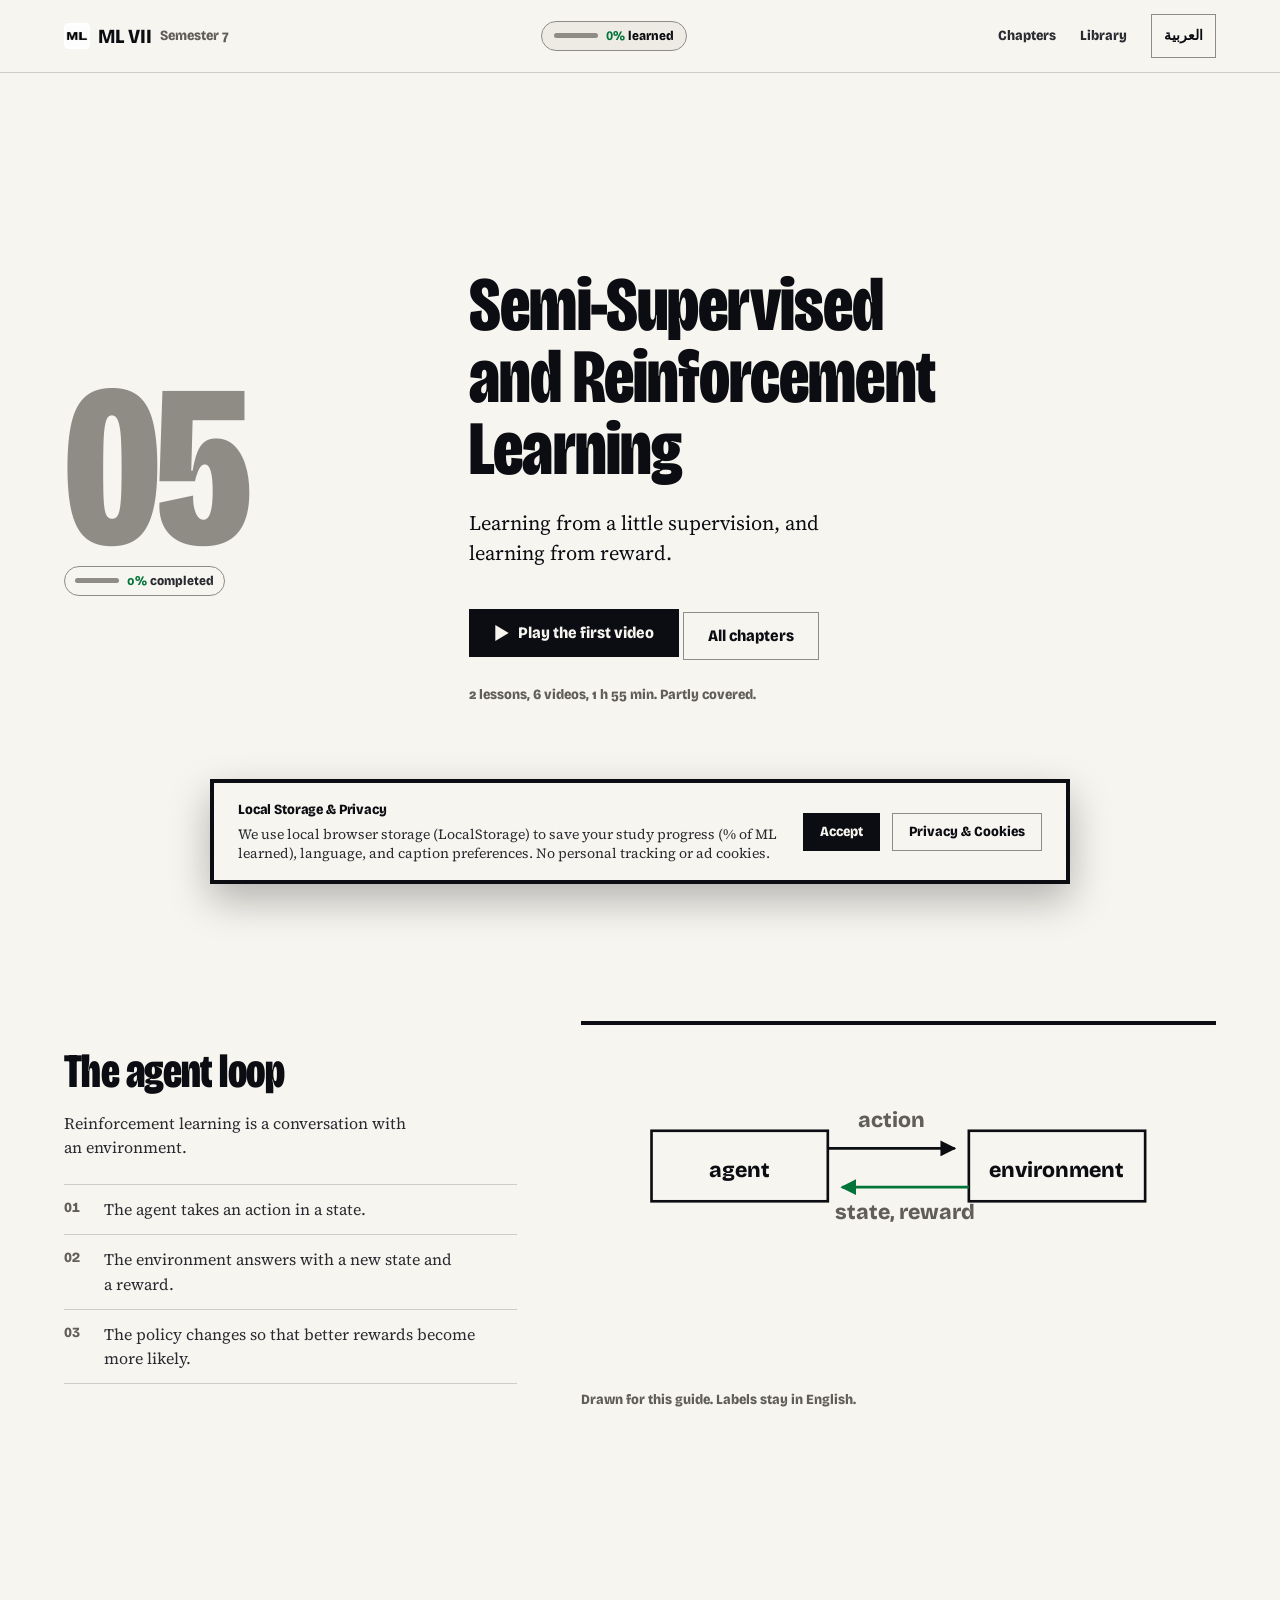
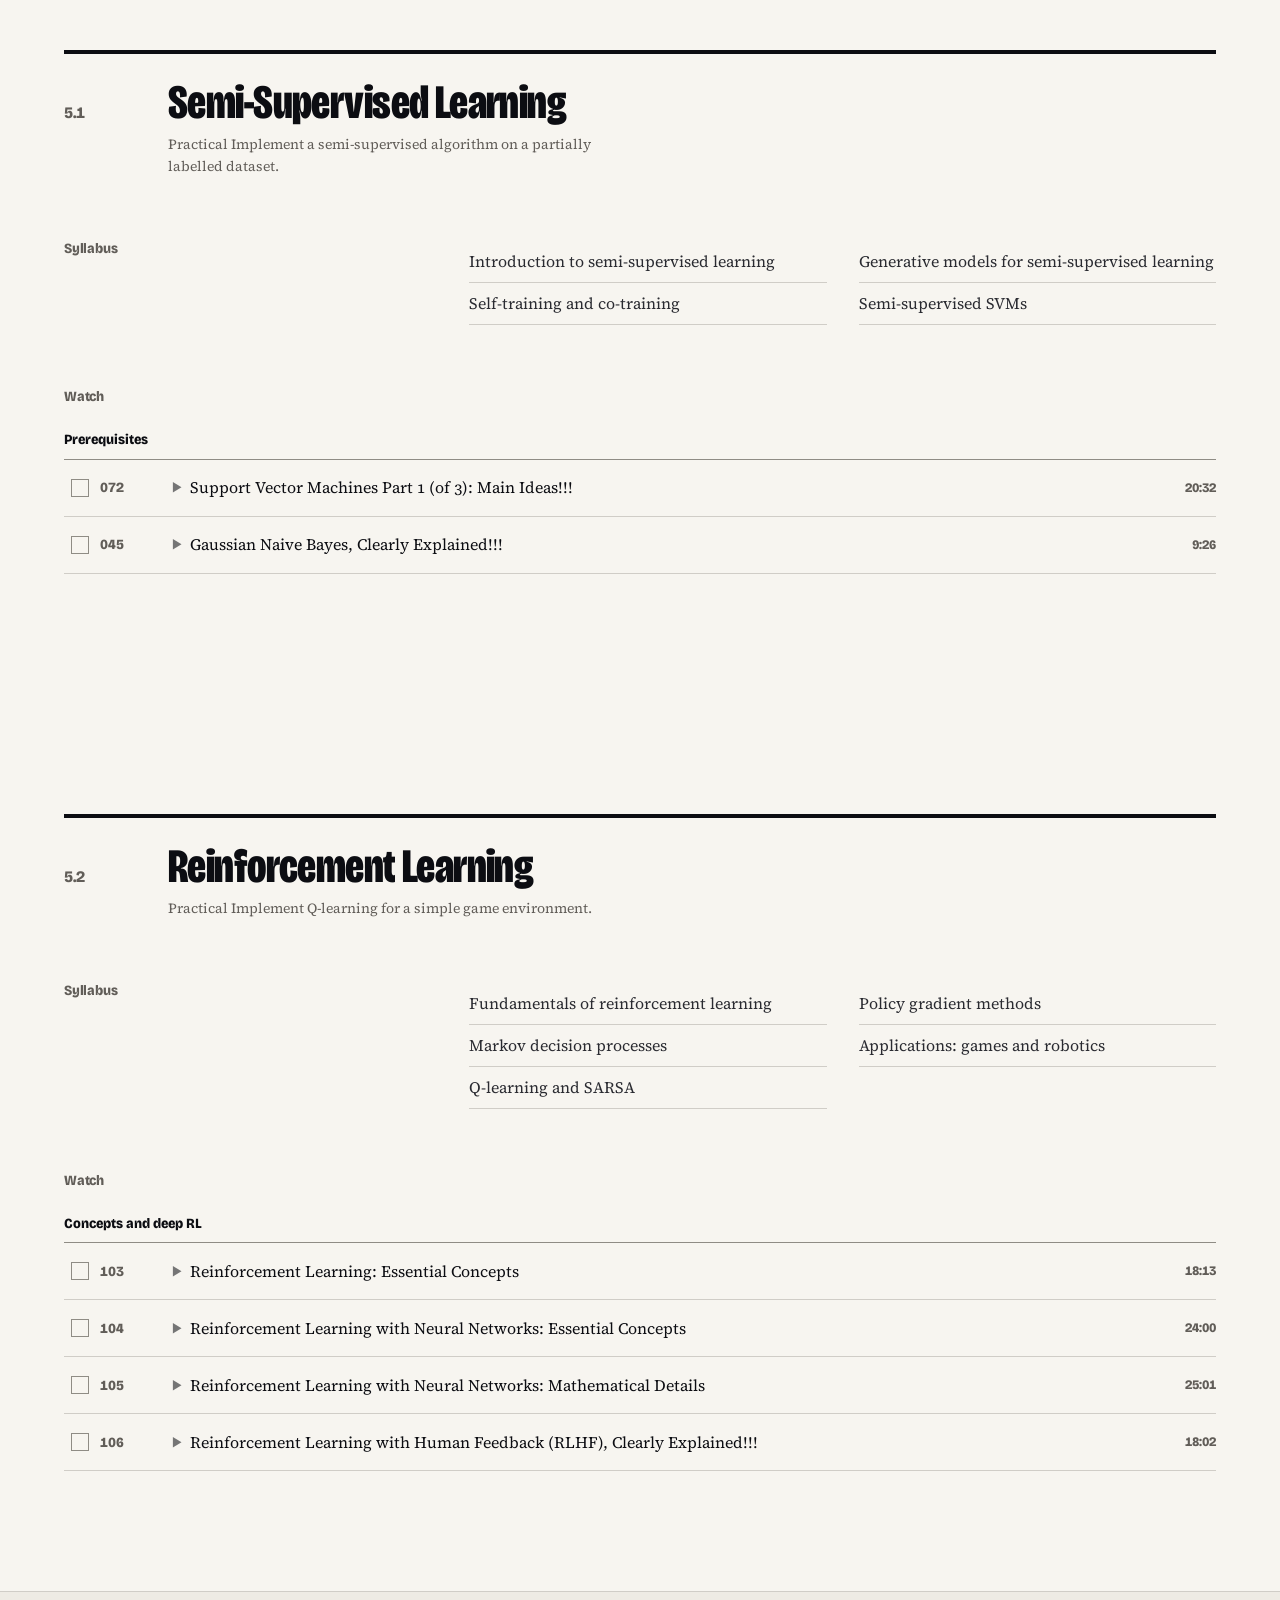
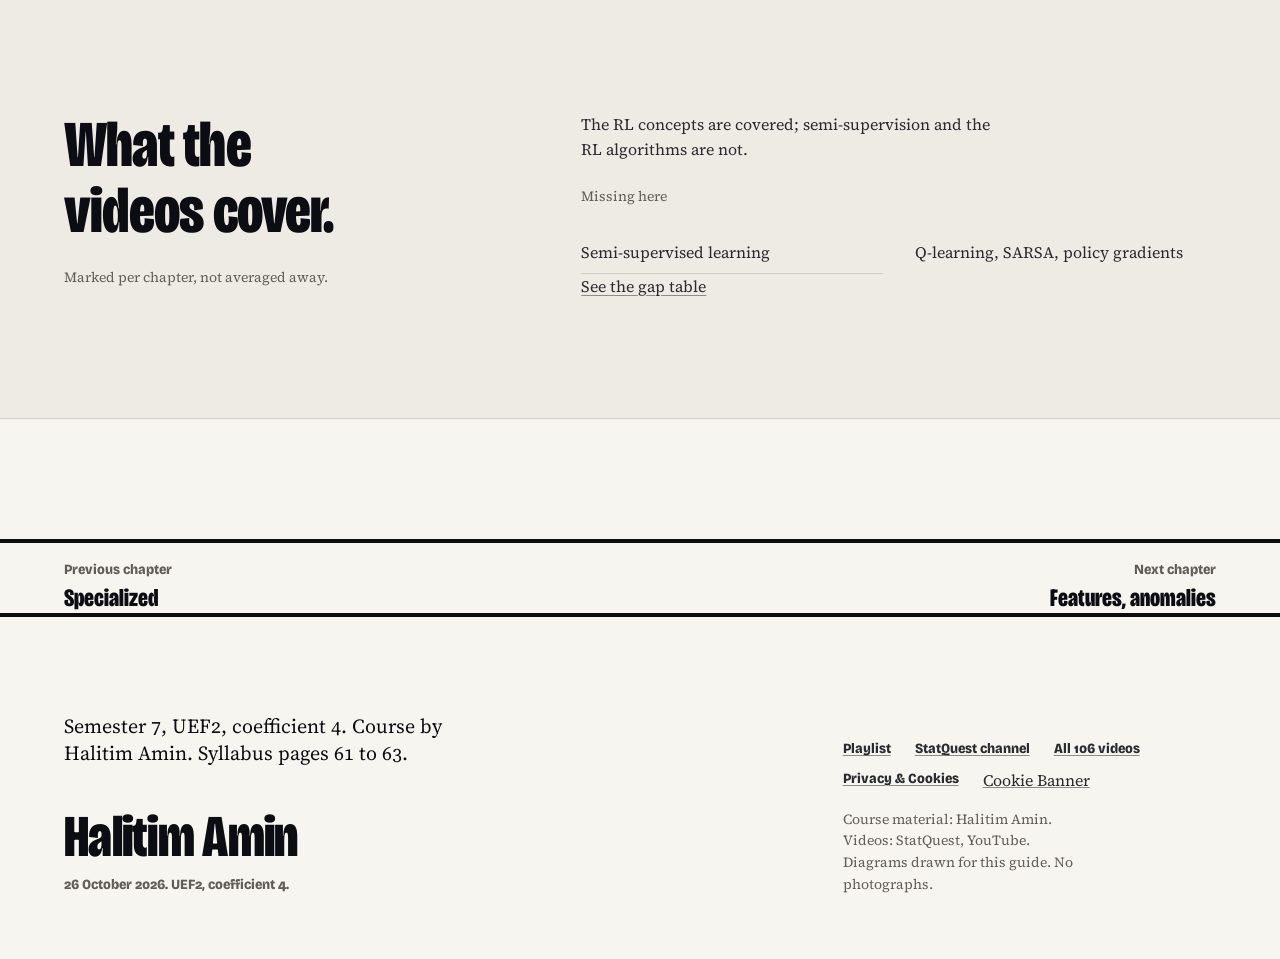
<file: chapter-5.html>
<!doctype html>
<html lang="en" dir="ltr" class="no-js">
<head>
  <meta charset="utf-8">
  <meta name="viewport" content="width=device-width, initial-scale=1">
  <title data-ar="الفصل 5، التعلّم شبه الموجّه والتعلّم المعزّز · ML VII">Chapter 5, Semi-Supervised and Reinforcement Learning · ML VII</title>
  <meta name="description" content="Learning from a little supervision, and learning from reward. 6 videos mapped to this chapter." data-ar-content="التعلّم من إشراف قليل، والتعلّم من المكافأة. 6 فيديوهات مرتبطة بهذا الفصل.">
  <meta name="author" content="Halitim Amin">
  <link rel="icon" href="favicon.ico" sizes="any">
  <link rel="icon" type="image/png" sizes="32x32" href="assets/favicon-32x32.png">
  <link rel="icon" type="image/png" sizes="16x16" href="assets/favicon-16x16.png">
  <link rel="apple-touch-icon" href="assets/apple-touch-icon.png">
  <meta property="og:type" content="website">
  <meta property="og:title" content="Chapter 5, Semi-Supervised and Reinforcement Learning · ML VII" data-ar-content="الفصل 5، التعلّم شبه الموجّه والتعلّم المعزّز · ML VII">
  <meta property="og:description" content="Learning from a little supervision, and learning from reward. 6 videos mapped to this chapter." data-ar-content="التعلّم من إشراف قليل، والتعلّم من المكافأة. 6 فيديوهات مرتبطة بهذا الفصل.">
  <meta property="og:image" content="assets/logo.png">
  <meta property="og:locale" content="en_DZ">
  <script>
    (function(){
      var d=document.documentElement;
      d.classList.remove('no-js');
      d.classList.add('js');
      try{
        var l=localStorage.getItem('ml7-lang');
        if(l==='ar'){d.lang='ar';d.dir='rtl';}
        if(localStorage.getItem('ml7-consent-v3')==='accepted'){
          d.classList.add('cookie-accepted');
        }
      }catch(e){}
    })();
  </script>
  <link rel="preconnect" href="https://fonts.googleapis.com">
  <link rel="preconnect" href="https://fonts.gstatic.com">
  <link href="https://fonts.googleapis.com/css2?family=Bricolage+Grotesque:opsz,wdth,wght@12..96,75..100,800&amp;family=IBM+Plex+Sans+Arabic:wght@400;700&amp;family=Source+Serif+4:opsz,wght@8..60,400&amp;display=swap" rel="stylesheet">
  <link rel="stylesheet" href="assets/site.css">
</head>
<body>
  <a class="skip" href="#main" data-ar="تجاوز إلى المحتوى">Skip to content</a>
  <header class="site-nav">
    <div class="container site-nav__inner">
      <a class="wordmark" href="index.html">
        <img class="wordmark__logo" src="assets/logo.png" alt="ML" width="28" height="28">
        ML VII <span data-ar="السداسي 7" dir="auto">Semester 7</span>
      </a>
      <div class="nav__progress" id="nav-progress" title="Your overall ML learning progress" data-ar-title="نسبة تقدّمك العامة في تعلّم الآلة" aria-label="Learning progress" data-ar-aria="نسبة التعلّم">
        <div class="nav__progress-track" aria-hidden="true"><div class="nav__progress-fill" id="nav-progress-fill" style="width: 0%;"></div></div>
        <span class="nav__progress-text"><strong id="nav-progress-num">0%</strong> <span data-ar="مكتمل">learned</span></span>
      </div>
      <nav class="site-nav__links" aria-label="Primary" data-ar-aria="التنقل الرئيسي">
        <a href="index.html#chapters" data-ar="الفصول">Chapters</a>
        <a href="library.html" data-ar="المكتبة">Library</a>
        <button class="lang-toggle" type="button" data-lang-toggle aria-label="التبديل إلى العربية" lang="ar">العربية</button>
      </nav>
    </div>
  </header>
  <main id="main">
<section class="chapter">
    <div class="container chapter__grid">
      <div class="chapter__num-col">
        <span class="chapter__num" aria-hidden="true">05</span>
        <div class="chapter-progress-pill" data-chapter-pill="5">
          <span class="chapter-progress-pill__bar"><span class="chapter-progress-pill__fill" data-chapter-fill="5" style="width: 0%;"></span></span>
          <span class="chapter-progress-pill__text"><strong data-chapter-pct="5">0%</strong> <span data-ar="مكتمل">completed</span></span>
        </div>
      </div>
      <div class="chapter__copy">
        <h1 data-ar="التعلّم شبه الموجّه والتعلّم المعزّز">Semi-Supervised and Reinforcement Learning</h1>
        <p class="lead" data-ar="التعلّم من إشراف قليل، والتعلّم من المكافأة.">Learning from a little supervision, and learning from reward.</p>
        <div class="chapter__action">
          <a class="btn btn--primary" href="https://www.youtube.com/watch?v=efR1C6CvhmE" data-video="72"><svg class="icon-play" viewBox="0 0 10 12" aria-hidden="true" focusable="false"><path d="M0 0 10 6 0 12Z"/></svg><span data-ar="شغّل أول فيديو">Play the first video</span></a>
          <a class="btn btn--quiet" href="index.html#chapters"><span data-ar="كل الفصول">All chapters</span></a>
        </div>
        <p class="chapter__meta" data-ar="درسان، 6 فيديوهات، 1 س 55 د. تغطية جزئية.">2 lessons, 6 videos, 1 h 55 min. Partly covered.</p>
      </div>
    </div>
  </section>
<section class="split" aria-labelledby="diagram-title">
    <div class="container split__grid">
      <div class="split__text">
        <h2 id="diagram-title" data-ar="حلقة الوكيل">The agent loop</h2>
        <p data-ar="التعلّم المعزّز حوار مع بيئة.">Reinforcement learning is a conversation with an environment.</p>
        <ol class="split__points">
<li>
          <span>01</span>
          <span data-ar="يتخذ الوكيل فعلًا في حالة ما.">The agent takes an action in a state.</span>
        </li>
<li>
          <span>02</span>
          <span data-ar="تجيب البيئة بحالة جديدة ومكافأة.">The environment answers with a new state and a reward.</span>
        </li>
<li>
          <span>03</span>
          <span data-ar="تتغيّر السياسة لتصبح المكافآت الأفضل أكثر احتمالًا.">The policy changes so that better rewards become more likely.</span>
        </li>
        </ol>
      </div>
      <figure class="split__fig">
        
<svg class="diagram" viewBox="0 0 360 200" role="img" aria-labelledby="agent-title agent-desc">
  <title id="agent-title">The reinforcement learning loop</title>
  <desc id="agent-desc" data-ar="يتخذ الوكيل فعلًا، فتعيد البيئة حالة جديدة ومكافأة. تتغيّر السياسة لتزيد المكافأة.">The agent takes an action. The environment returns a new state and a reward. The policy changes to increase the reward.</desc>
  
  <defs>
    <marker id="agent-arrow" viewBox="0 0 10 10" refX="9" refY="5" markerWidth="6" markerHeight="6" orient="auto-start-reverse">
      <path d="M 0 0 L 10 5 L 0 10 z" class="arrowhead"/>
    </marker>
  </defs>
  <defs>
    <marker id="agent-arrow-a" viewBox="0 0 10 10" refX="9" refY="5" markerWidth="6" markerHeight="6" orient="auto-start-reverse">
      <path d="M 0 0 L 10 5 L 0 10 z" class="arrowhead arrowhead--accent"/>
    </marker>
  </defs>
  <rect class="node" x="40" y="60" width="100" height="40"/>
  <rect class="node" x="220" y="60" width="100" height="40"/>
  <path class="line" d="M 140 70 L 212 70" marker-end="url(#agent-arrow)"/>
  <path class="line line--accent" d="M 220 92 L 148 92" marker-end="url(#agent-arrow-a)"/>
  <text class="t" x="90" y="86" text-anchor="middle">agent</text>
  <text class="t" x="270" y="86" text-anchor="middle">environment</text>
  <text class="t t--muted" x="176" y="58" text-anchor="middle">action</text>
  <text class="t t--muted" x="184" y="110" text-anchor="middle">state, reward</text>
</svg>
        <figcaption data-ar="مرسوم لهذا الدليل. العناوين تبقى بالإنجليزية.">Drawn for this guide. Labels stay in English.</figcaption>
      </figure>
    </div>
  </section>
<section class="lesson" id="lesson-5-1">
    <div class="container">
      <header class="lesson__head">
        <span class="lesson__id">5.1</span>
        <h2 data-ar="التعلّم شبه الموجّه">Semi-Supervised Learning</h2>
        <p class="lesson__practical"><span class="lesson__label" data-ar="العملي">Practical</span> <span data-ar="تنفيذ خوارزمية شبه موجّهة على بيانات موسومة جزئيًا.">Implement a semi-supervised algorithm on a partially labelled dataset.</span></p>
      </header>
      <div class="lesson__syllabus">
        <h3 data-ar="المقرر">Syllabus</h3>
        <ul class="lesson__bullets">
<li data-ar="مقدمة في التعلّم شبه الموجّه">Introduction to semi-supervised learning</li>
<li data-ar="التدريب الذاتي والتدريب المشترك">Self-training and co-training</li>
<li data-ar="النماذج التوليدية للتعلّم شبه الموجّه">Generative models for semi-supervised learning</li>
<li data-ar="آلات المتجهات الداعمة شبه الموجّهة">Semi-supervised SVMs</li>
        </ul>
      </div>
      <div class="lesson__watch">
        <h3 data-ar="شاهد">Watch</h3>
<div class="vgroup">
          <h4 data-ar="متطلبات سابقة">Prerequisites</h4>
          <ul class="videos">
<li class="video-row" data-n="72">
            <label class="watch">
              <input type="checkbox" data-watch="72" aria-label="Mark Support Vector Machines Part 1 (of 3): Main Ideas!!! as watched" data-ar-aria="علّم Support Vector Machines Part 1 (of 3): Main Ideas!!! كمشاهد">
              <span class="watch__box" aria-hidden="true"></span>
            </label>
            <a class="video" href="https://www.youtube.com/watch?v=efR1C6CvhmE" data-video="72">
              <span class="video__n">072</span>
              <span class="video__title"><svg class="icon-play" viewBox="0 0 10 12" aria-hidden="true" focusable="false"><path d="M0 0 10 6 0 12Z"/></svg><span>Support Vector Machines Part 1 (of 3): Main Ideas!!!</span></span>
              <span class="video__time">20:32</span>
            </a>
          </li>
<li class="video-row" data-n="45">
            <label class="watch">
              <input type="checkbox" data-watch="45" aria-label="Mark Gaussian Naive Bayes, Clearly Explained!!! as watched" data-ar-aria="علّم Gaussian Naive Bayes, Clearly Explained!!! كمشاهد">
              <span class="watch__box" aria-hidden="true"></span>
            </label>
            <a class="video" href="https://www.youtube.com/watch?v=H3EjCKtlVog" data-video="45">
              <span class="video__n">045</span>
              <span class="video__title"><svg class="icon-play" viewBox="0 0 10 12" aria-hidden="true" focusable="false"><path d="M0 0 10 6 0 12Z"/></svg><span>Gaussian Naive Bayes, Clearly Explained!!!</span></span>
              <span class="video__time">9:26</span>
            </a>
          </li>
          </ul>
        </div>

      </div>
    </div>
  </section>
<section class="lesson" id="lesson-5-2">
    <div class="container">
      <header class="lesson__head">
        <span class="lesson__id">5.2</span>
        <h2 data-ar="التعلّم المعزّز">Reinforcement Learning</h2>
        <p class="lesson__practical"><span class="lesson__label" data-ar="العملي">Practical</span> <span data-ar="تنفيذ Q-Learning لبيئة لعبة بسيطة.">Implement Q-learning for a simple game environment.</span></p>
      </header>
      <div class="lesson__syllabus">
        <h3 data-ar="المقرر">Syllabus</h3>
        <ul class="lesson__bullets">
<li data-ar="أساسيات التعلّم المعزّز">Fundamentals of reinforcement learning</li>
<li data-ar="عمليات قرار ماركوف">Markov decision processes</li>
<li data-ar="Q-Learning وSARSA">Q-learning and SARSA</li>
<li data-ar="طرق تدرج السياسة">Policy gradient methods</li>
<li data-ar="تطبيقات: الألعاب والروبوتات">Applications: games and robotics</li>
        </ul>
      </div>
      <div class="lesson__watch">
        <h3 data-ar="شاهد">Watch</h3>
<div class="vgroup">
          <h4 data-ar="المفاهيم والتعلّم العميق">Concepts and deep RL</h4>
          <ul class="videos">
<li class="video-row" data-n="103">
            <label class="watch">
              <input type="checkbox" data-watch="103" aria-label="Mark Reinforcement Learning: Essential Concepts as watched" data-ar-aria="علّم Reinforcement Learning: Essential Concepts كمشاهد">
              <span class="watch__box" aria-hidden="true"></span>
            </label>
            <a class="video" href="https://www.youtube.com/watch?v=Z-T0iJEXiwM" data-video="103">
              <span class="video__n">103</span>
              <span class="video__title"><svg class="icon-play" viewBox="0 0 10 12" aria-hidden="true" focusable="false"><path d="M0 0 10 6 0 12Z"/></svg><span>Reinforcement Learning: Essential Concepts</span></span>
              <span class="video__time">18:13</span>
            </a>
          </li>
<li class="video-row" data-n="104">
            <label class="watch">
              <input type="checkbox" data-watch="104" aria-label="Mark Reinforcement Learning with Neural Networks: Essential Concepts as watched" data-ar-aria="علّم Reinforcement Learning with Neural Networks: Essential Concepts كمشاهد">
              <span class="watch__box" aria-hidden="true"></span>
            </label>
            <a class="video" href="https://www.youtube.com/watch?v=9hbQieQh7-o" data-video="104">
              <span class="video__n">104</span>
              <span class="video__title"><svg class="icon-play" viewBox="0 0 10 12" aria-hidden="true" focusable="false"><path d="M0 0 10 6 0 12Z"/></svg><span>Reinforcement Learning with Neural Networks: Essential Concepts</span></span>
              <span class="video__time">24:00</span>
            </a>
          </li>
<li class="video-row" data-n="105">
            <label class="watch">
              <input type="checkbox" data-watch="105" aria-label="Mark Reinforcement Learning with Neural Networks: Mathematical Details as watched" data-ar-aria="علّم Reinforcement Learning with Neural Networks: Mathematical Details كمشاهد">
              <span class="watch__box" aria-hidden="true"></span>
            </label>
            <a class="video" href="https://www.youtube.com/watch?v=DVGmsnxB2UQ" data-video="105">
              <span class="video__n">105</span>
              <span class="video__title"><svg class="icon-play" viewBox="0 0 10 12" aria-hidden="true" focusable="false"><path d="M0 0 10 6 0 12Z"/></svg><span>Reinforcement Learning with Neural Networks: Mathematical Details</span></span>
              <span class="video__time">25:01</span>
            </a>
          </li>
<li class="video-row" data-n="106">
            <label class="watch">
              <input type="checkbox" data-watch="106" aria-label="Mark Reinforcement Learning with Human Feedback (RLHF), Clearly Explained!!! as watched" data-ar-aria="علّم Reinforcement Learning with Human Feedback (RLHF), Clearly Explained!!! كمشاهد">
              <span class="watch__box" aria-hidden="true"></span>
            </label>
            <a class="video" href="https://www.youtube.com/watch?v=qPN_XZcJf_s" data-video="106">
              <span class="video__n">106</span>
              <span class="video__title"><svg class="icon-play" viewBox="0 0 10 12" aria-hidden="true" focusable="false"><path d="M0 0 10 6 0 12Z"/></svg><span>Reinforcement Learning with Human Feedback (RLHF), Clearly Explained!!!</span></span>
              <span class="video__time">18:02</span>
            </a>
          </li>
          </ul>
        </div>

      </div>
    </div>
  </section>
<section class="coverage" aria-labelledby="coverage-title">
    <div class="container coverage__grid">
      <div>
        <h2 id="coverage-title" data-ar="ما تغطيه الفيديوهات.">What the videos cover.</h2>
        <p class="coverage__fine" data-ar="مذكورة لكل فصل، لا معدّلة.">Marked per chapter, not averaged away.</p>
      </div>
      <div class="coverage__body">
        <p data-ar="مفاهيم التعلّم المعزّز موجودة، أما التعلّم شبه الموجّه وخوارزمياته فغير موجودة.">The RL concepts are covered; semi-supervision and the RL algorithms are not.</p>
        <p class="coverage__fine" data-ar="ناقص هنا">Missing here</p>
        <ul class="coverage__list">
<li data-ar="التعلّم شبه الموجّه">Semi-supervised learning</li>
<li data-ar="Q-Learning وSARSA وتدرج السياسة">Q-learning, SARSA, policy gradients</li>
        </ul>
        <a class="coverage__link" href="index.html#gaps" data-ar="افتح جدول الفجوات">See the gap table</a>
      </div>
    </div>
  </section>
<nav class="pager" aria-label="Chapter navigation" data-ar-aria="التنقل بين الفصول">
    <div class="container pager__grid">
      <a href="chapter-4.html"><small data-ar="الفصل السابق">Previous chapter</small><b data-ar="متخصصة">Specialized</b></a>
      <a href="chapter-6.html"><small data-ar="الفصل التالي">Next chapter</small><b data-ar="الخصائص، الشذوذ">Features, anomalies</b></a>
    </div>
  </nav>
  </main>
  <aside class="site-consent cookie-banner" id="site-consent-banner" aria-label="Privacy and cookies" data-ar-aria="الخصوصية والتخزين المحلي">
    <div class="site-consent__inner cookie-banner__inner">
      <div class="site-consent__content cookie-banner__content">
        <p class="site-consent__title cookie-banner__title" data-ar="التخزين المحلي والخصوصية">Local Storage &amp; Privacy</p>
        <p class="site-consent__text cookie-banner__text" data-ar="نستخدم التخزين المحلي (LocalStorage) في متصفحك لحفظ تقدمك الدراسي (% ما تعلمته في تعلّم الآلة)، وتفضيلات اللغة والترجمة. لا نجمع أي بيانات شخصية ولا نستخدم كوكيز إعلانية.">
          We use local browser storage (LocalStorage) to save your study progress (% of ML learned), language, and caption preferences. No personal tracking or ad cookies.
        </p>
      </div>
      <div class="site-consent__actions cookie-banner__actions">
        <button type="button" class="btn btn--primary btn--sm" id="site-consent-accept" data-ar="قبول">Accept</button>
        <a href="privacy.html" class="btn btn--quiet btn--sm" data-ar="الخصوصية وملفات تعريف الارتباط">Privacy &amp; Cookies</a>
      </div>
    </div>
  </aside>
  <dialog class="dua-dialog" id="dua-dialog" aria-labelledby="dua-text">
    <div class="dua-dialog__inner">
      <span class="dua-dialog__icon" aria-hidden="true">🤲</span>
      <h2 class="dua-dialog__text" id="dua-text" dir="rtl" data-ar="دعاء لنا بالخير، فدعاء في ظهر الغيب مستجاب">
        دعاء لنا بالخير، فدعاء في ظهر الغيب مستجاب
      </h2>
      <p class="dua-dialog__sub" data-ar="اللهم وفّق كل طالب علم ويسّر له أمره">
        Keep us in your prayers, for a supplication in absence is answered.
      </p>
      <button type="button" class="btn btn--primary dua-dialog__btn" id="dua-close" data-ar="آمين يا رب">
        آمين يا رب
      </button>
    </div>
  </dialog>
  <footer class="letter letter--short" id="about">
    <div class="container letter__grid">
      <div>
        <p class="letter__statement" data-ar="السداسي 7، وحدة UEF2، معامل 4. المقرر: Halitim Amin. صفحات المقرر 61 إلى 63.">Semester 7, UEF2, coefficient 4. Course by Halitim Amin. Syllabus pages 61 to 63.</p>
        <p class="letter__sign">Halitim Amin</p>
        <p class="letter__date" data-ar="26 أكتوبر 2026. UEF2، معامل 4.">26 October 2026. UEF2, coefficient 4.</p>
      </div>
      <div class="letter__side">
        <nav class="letter__links" aria-label="Sources" data-ar-aria="المصادر">
          <a href="https://www.youtube.com/playlist?list=PLblh5JKOoLUICTaGLRoHQDuF_7q2GfuJF" target="_blank" rel="noopener" data-ar="قائمة التشغيل">Playlist</a>
          <a href="https://www.youtube.com/@statquest" target="_blank" rel="noopener" data-ar="قناة StatQuest">StatQuest channel</a>
          <a href="library.html" data-ar="كل الفيديوهات">All 106 videos</a>
          <a href="privacy.html" data-ar="الخصوصية وملفات تعريف الارتباط">Privacy &amp; Cookies</a>
          <button type="button" class="letter__consent-btn" id="footer-consent-trigger" data-ar="إظهار إشعار الخصوصية">Cookie Banner</button>
        </nav>
        <p class="letter__legal" data-ar="المقرر: Halitim Amin. الفيديوهات: StatQuest على يوتيوب. الرسوم مرسومة لهذا الدليل. لا صور فوتوغرافية.">Course material: Halitim Amin. Videos: StatQuest, YouTube. Diagrams drawn for this guide. No photographs.</p>
      </div>
    </div>
  </footer>
  <dialog class="player" id="player" aria-labelledby="player-title">
    <div class="player__bar">
      <h2 id="player-title">Video</h2>
      <div class="player__actions">
        <button type="button" class="player__watched-btn" id="player-mark-btn" aria-pressed="false" title="Mark video as finished" data-ar-title="علّم الفيديو كمنتهي">
          <svg viewBox="0 0 16 16" width="13" height="13" aria-hidden="true" focusable="false"><path d="M13.5 3.5 6 11 2.5 7.5" fill="none" stroke="currentColor" stroke-width="2.2" stroke-linecap="round" stroke-linejoin="round"/></svg>
          <span class="player__watched-text" data-ar="تمت المشاهدة">Mark as watched</span>
        </button>
        <div class="player__captions" role="group" aria-label="Caption language" data-ar-aria="لغة الترجمة المصاحبة">
          <span class="player__captions-label">
            <svg viewBox="0 0 24 24" width="14" height="14" aria-hidden="true" focusable="false"><path d="M19 4H5c-1.11 0-2 .9-2 2v12c0 1.1.89 2 2 2h14c1.1 0 2-.9 2-2V6c0-1.1-.9-2-2-2zm-8 7H9.5v-.5h-2v3h2V13H11v1c0 .55-.45 1-1 1H7c-.55 0-1-.45-1-1v-4c0-.55.45-1 1-1h3c.55 0 1 .45 1 1v1zm7 0h-1.5v-.5h-2v3h2V13H18v1c0 .55-.45 1-1 1h-3c-.55 0-1-.45-1-1v-4c0-.55.45-1 1-1h3c.55 0 1 .45 1 1v1z"/></svg>
            <span class="captions-text" data-ar="الترجمة">CC</span>
          </span>
          <button type="button" class="caption-btn" data-caption-lang="ar" aria-pressed="false" data-ar="العربية">العربية</button>
          <button type="button" class="caption-btn" data-caption-lang="en" aria-pressed="false" data-ar="الإنجليزية">English</button>
          <button type="button" class="caption-btn" data-caption-lang="off" aria-pressed="false" data-ar="إيقاف">Off</button>
        </div>
        <form method="dialog"><button class="player__close" type="submit" data-ar="إغلاق">Close</button></form>
      </div>
    </div>
    <div class="player__frame" id="player-frame"></div>
    <div class="player__foot">
      <p class="player__note" id="player-note" hidden></p>
      <a id="player-link" href="https://www.youtube.com/playlist?list=PLblh5JKOoLUICTaGLRoHQDuF_7q2GfuJF" target="_blank" rel="noopener" data-ar="افتح على يوتيوب">Open on YouTube</a>
    </div>
  </dialog>
  <script src="assets/data.js" defer></script>
  <script src="assets/app.js" defer></script>
</body>
</html>
</file>
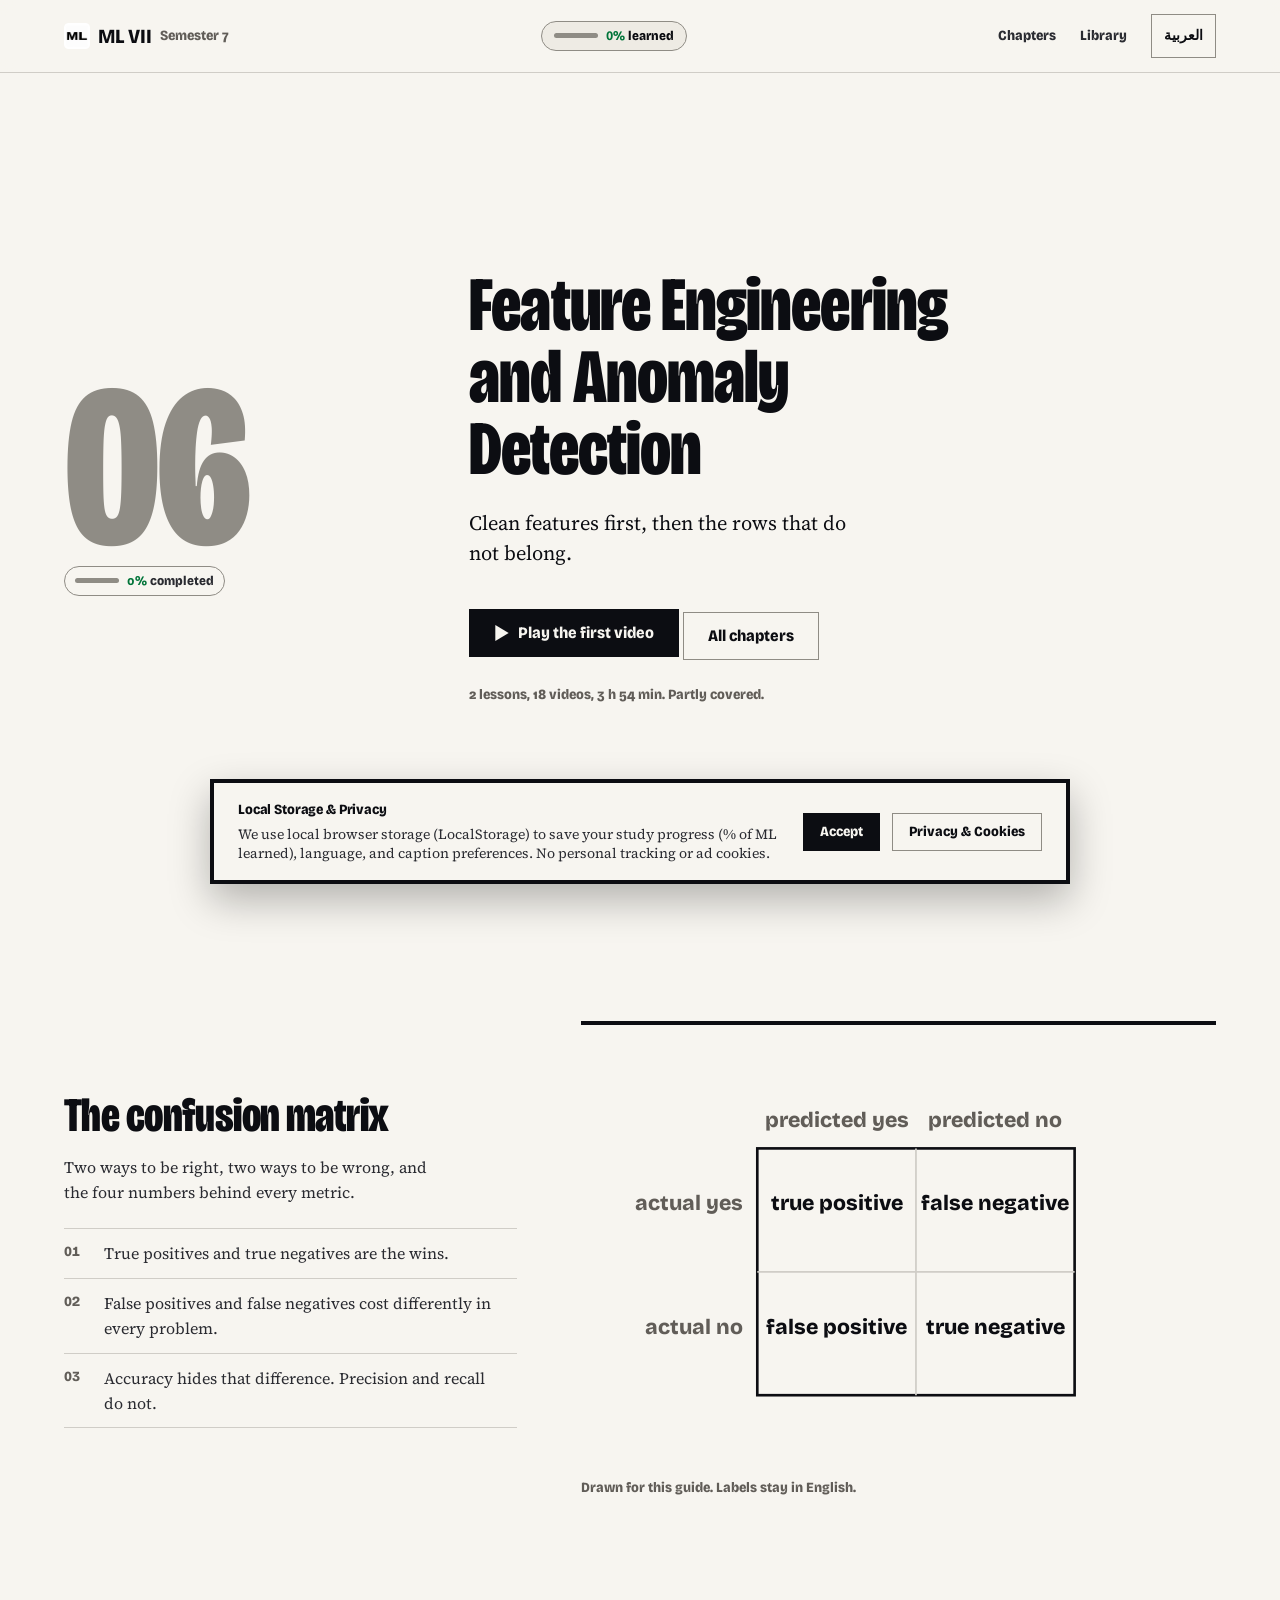
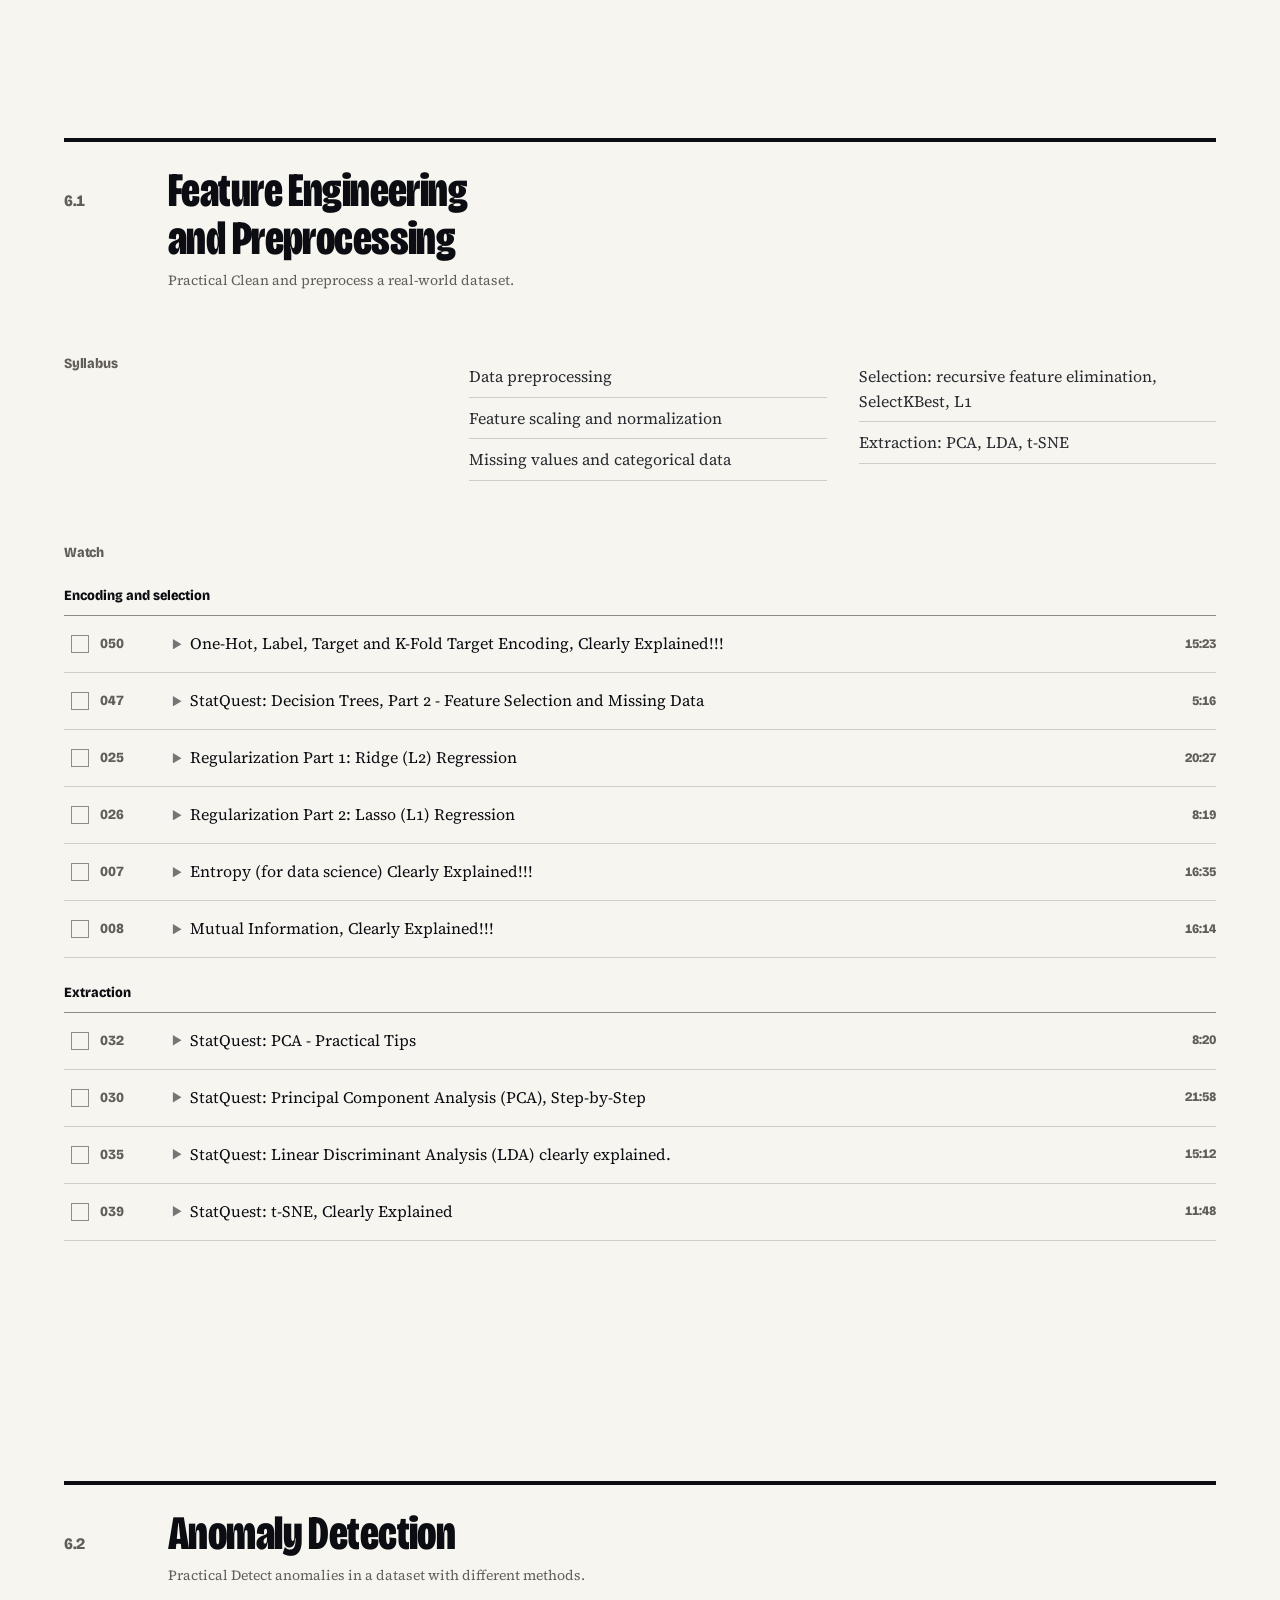
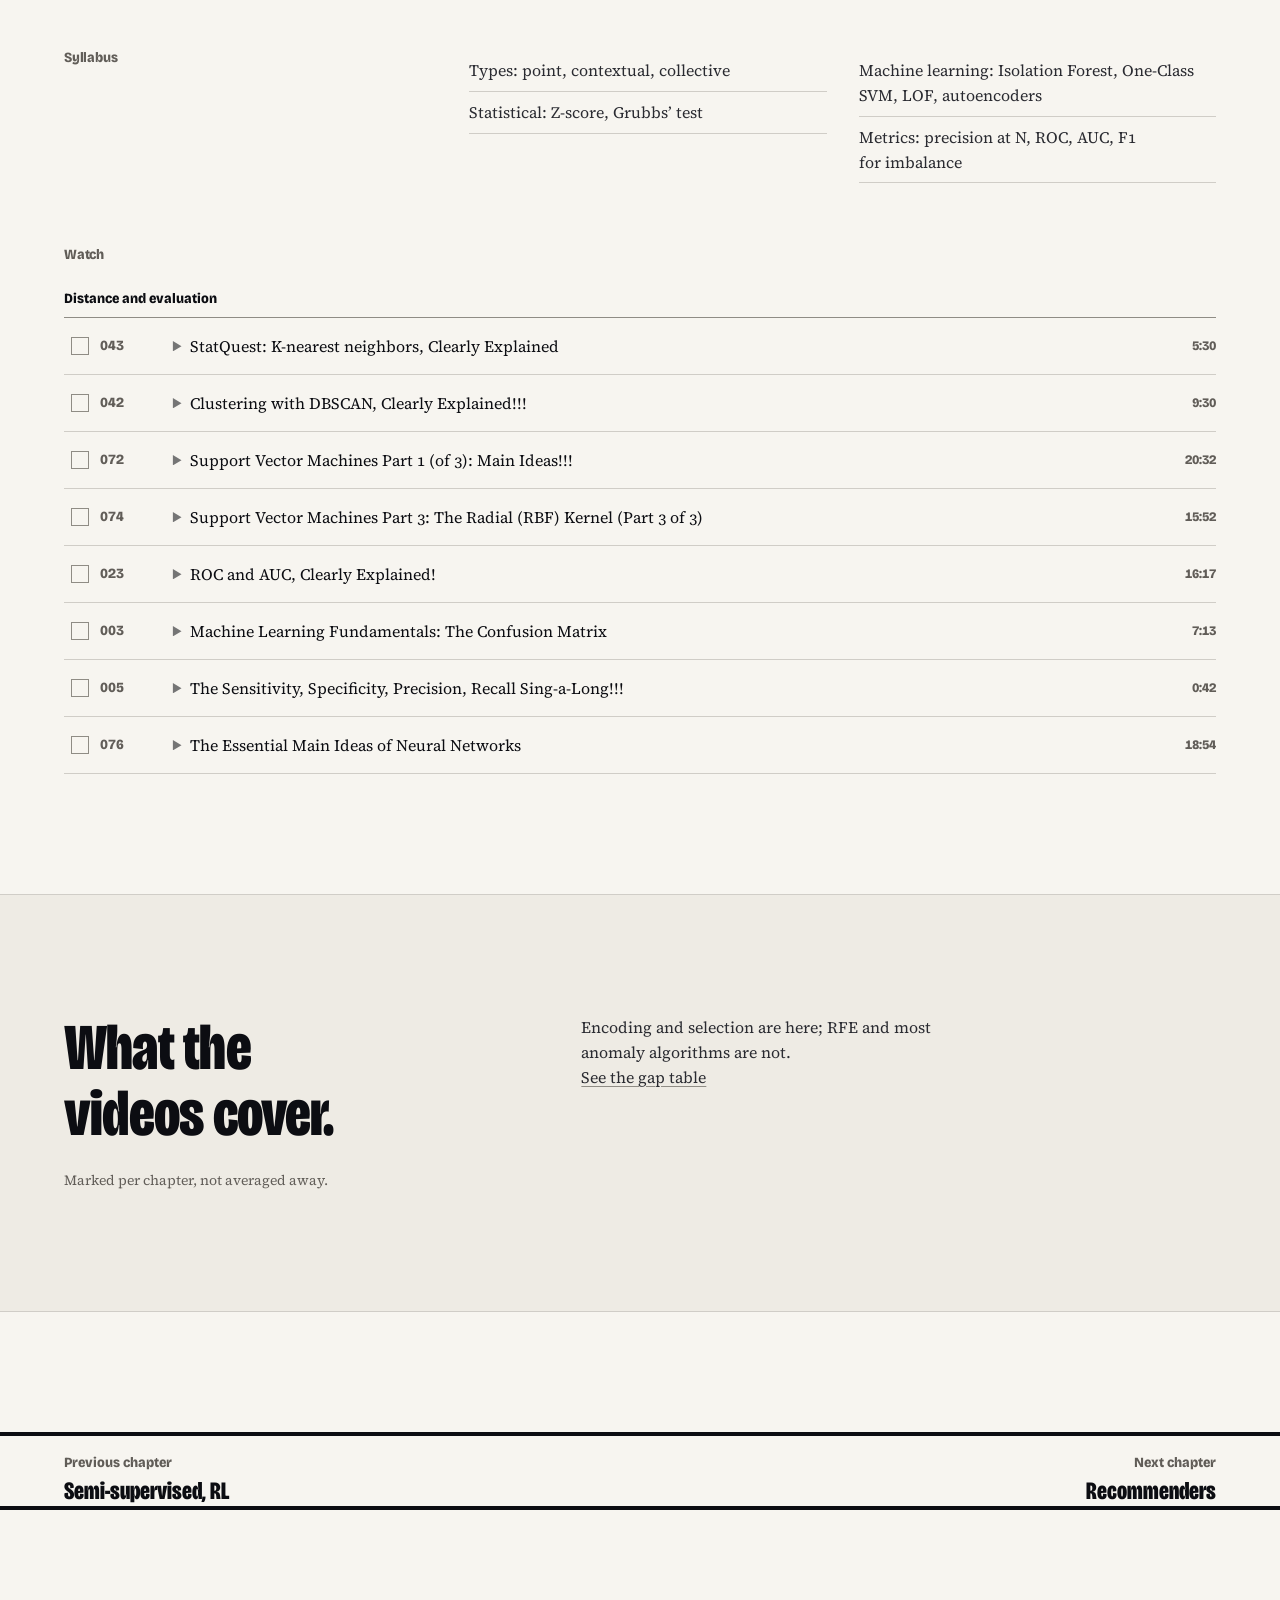
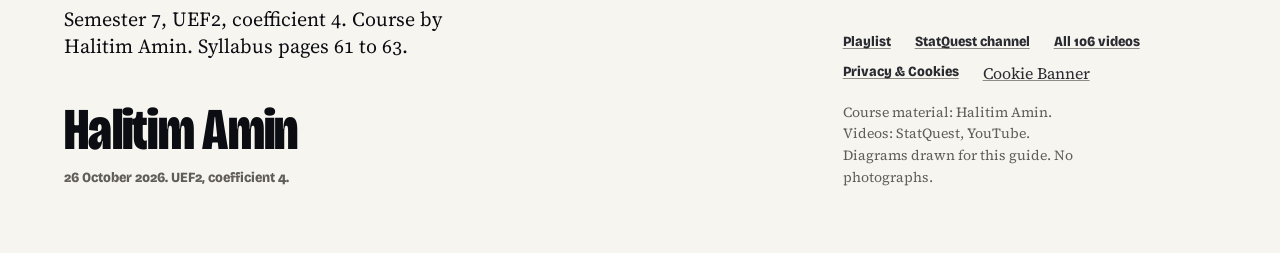
<file: chapter-6.html>
<!doctype html>
<html lang="en" dir="ltr" class="no-js">
<head>
  <meta charset="utf-8">
  <meta name="viewport" content="width=device-width, initial-scale=1">
  <title data-ar="الفصل 6، هندسة الخصائص وكشف الشذوذ · ML VII">Chapter 6, Feature Engineering and Anomaly Detection · ML VII</title>
  <meta name="description" content="Clean features first, then the rows that do not belong. 18 videos mapped to this chapter." data-ar-content="الميزات النظيفة أولًا، ثم الصفوف التي لا تنتمي. 18 فيديو مرتبطة بهذا الفصل.">
  <meta name="author" content="Halitim Amin">
  <link rel="icon" href="favicon.ico" sizes="any">
  <link rel="icon" type="image/png" sizes="32x32" href="assets/favicon-32x32.png">
  <link rel="icon" type="image/png" sizes="16x16" href="assets/favicon-16x16.png">
  <link rel="apple-touch-icon" href="assets/apple-touch-icon.png">
  <meta property="og:type" content="website">
  <meta property="og:title" content="Chapter 6, Feature Engineering and Anomaly Detection · ML VII" data-ar-content="الفصل 6، هندسة الخصائص وكشف الشذوذ · ML VII">
  <meta property="og:description" content="Clean features first, then the rows that do not belong. 18 videos mapped to this chapter." data-ar-content="الميزات النظيفة أولًا، ثم الصفوف التي لا تنتمي. 18 فيديو مرتبطة بهذا الفصل.">
  <meta property="og:image" content="assets/logo.png">
  <meta property="og:locale" content="en_DZ">
  <script>
    (function(){
      var d=document.documentElement;
      d.classList.remove('no-js');
      d.classList.add('js');
      try{
        var l=localStorage.getItem('ml7-lang');
        if(l==='ar'){d.lang='ar';d.dir='rtl';}
        if(localStorage.getItem('ml7-consent-v3')==='accepted'){
          d.classList.add('cookie-accepted');
        }
      }catch(e){}
    })();
  </script>
  <link rel="preconnect" href="https://fonts.googleapis.com">
  <link rel="preconnect" href="https://fonts.gstatic.com">
  <link href="https://fonts.googleapis.com/css2?family=Bricolage+Grotesque:opsz,wdth,wght@12..96,75..100,800&amp;family=IBM+Plex+Sans+Arabic:wght@400;700&amp;family=Source+Serif+4:opsz,wght@8..60,400&amp;display=swap" rel="stylesheet">
  <link rel="stylesheet" href="assets/site.css">
</head>
<body>
  <a class="skip" href="#main" data-ar="تجاوز إلى المحتوى">Skip to content</a>
  <header class="site-nav">
    <div class="container site-nav__inner">
      <a class="wordmark" href="index.html">
        <img class="wordmark__logo" src="assets/logo.png" alt="ML" width="28" height="28">
        ML VII <span data-ar="السداسي 7" dir="auto">Semester 7</span>
      </a>
      <div class="nav__progress" id="nav-progress" title="Your overall ML learning progress" data-ar-title="نسبة تقدّمك العامة في تعلّم الآلة" aria-label="Learning progress" data-ar-aria="نسبة التعلّم">
        <div class="nav__progress-track" aria-hidden="true"><div class="nav__progress-fill" id="nav-progress-fill" style="width: 0%;"></div></div>
        <span class="nav__progress-text"><strong id="nav-progress-num">0%</strong> <span data-ar="مكتمل">learned</span></span>
      </div>
      <nav class="site-nav__links" aria-label="Primary" data-ar-aria="التنقل الرئيسي">
        <a href="index.html#chapters" data-ar="الفصول">Chapters</a>
        <a href="library.html" data-ar="المكتبة">Library</a>
        <button class="lang-toggle" type="button" data-lang-toggle aria-label="التبديل إلى العربية" lang="ar">العربية</button>
      </nav>
    </div>
  </header>
  <main id="main">
<section class="chapter">
    <div class="container chapter__grid">
      <div class="chapter__num-col">
        <span class="chapter__num" aria-hidden="true">06</span>
        <div class="chapter-progress-pill" data-chapter-pill="6">
          <span class="chapter-progress-pill__bar"><span class="chapter-progress-pill__fill" data-chapter-fill="6" style="width: 0%;"></span></span>
          <span class="chapter-progress-pill__text"><strong data-chapter-pct="6">0%</strong> <span data-ar="مكتمل">completed</span></span>
        </div>
      </div>
      <div class="chapter__copy">
        <h1 data-ar="هندسة الخصائص وكشف الشذوذ">Feature Engineering and Anomaly Detection</h1>
        <p class="lead" data-ar="الميزات النظيفة أولًا، ثم الصفوف التي لا تنتمي.">Clean features first, then the rows that do not belong.</p>
        <div class="chapter__action">
          <a class="btn btn--primary" href="https://www.youtube.com/watch?v=589nCGeWG1w" data-video="50"><svg class="icon-play" viewBox="0 0 10 12" aria-hidden="true" focusable="false"><path d="M0 0 10 6 0 12Z"/></svg><span data-ar="شغّل أول فيديو">Play the first video</span></a>
          <a class="btn btn--quiet" href="index.html#chapters"><span data-ar="كل الفصول">All chapters</span></a>
        </div>
        <p class="chapter__meta" data-ar="درسان، 18 فيديو، 3 س 54 د. تغطية جزئية.">2 lessons, 18 videos, 3 h 54 min. Partly covered.</p>
      </div>
    </div>
  </section>
<section class="split" aria-labelledby="diagram-title">
    <div class="container split__grid">
      <div class="split__text">
        <h2 id="diagram-title" data-ar="مصفوفة الارتباك">The confusion matrix</h2>
        <p data-ar="طريقتان للصواب، وطريقتان للخطأ، وأربعة أرقام وراء كل مقياس.">Two ways to be right, two ways to be wrong, and the four numbers behind every metric.</p>
        <ol class="split__points">
<li>
          <span>01</span>
          <span data-ar="الإيجابيات والسلبيات الصحيحة هي المكاسب.">True positives and true negatives are the wins.</span>
        </li>
<li>
          <span>02</span>
          <span data-ar="تكلفة الإيجابية الكاذبة والسلبية الكاذبة تختلف في كل مسألة.">False positives and false negatives cost differently in every problem.</span>
        </li>
<li>
          <span>03</span>
          <span data-ar="الدقة الكلية تخفي الفرق، بينما الإحكام والاستدعاء يكشفانه.">Accuracy hides that difference. Precision and recall do not.</span>
        </li>
        </ol>
      </div>
      <figure class="split__fig">
        
<svg class="diagram" viewBox="0 0 360 250" role="img" aria-labelledby="conf-title conf-desc">
  <title id="conf-title">The confusion matrix</title>
  <desc id="conf-desc" data-ar="أربع خلايا: إيجابية صحيحة، سلبية كاذبة، إيجابية كاذبة، سلبية صحيحة. طريقتان للصواب وطريقتان للخطأ.">Four cells: true positive, false negative, false positive, true negative. Two ways to be right and two ways to be wrong.</desc>
  <text class="t t--muted" x="145" y="58" text-anchor="middle">predicted yes</text>
  <text class="t t--muted" x="235" y="58" text-anchor="middle">predicted no</text>
  <text class="t t--muted" x="92" y="105" text-anchor="end">actual yes</text>
  <text class="t t--muted" x="92" y="175" text-anchor="end">actual no</text>
  <rect class="cell" x="100" y="70" width="180" height="140"/>
  <path class="line line--grid" d="M 190 70 L 190 210 M 100 140 L 280 140"/>
  <text class="t" x="145" y="105" text-anchor="middle">true positive</text>
  <text class="t" x="235" y="105" text-anchor="middle">false negative</text>
  <text class="t" x="145" y="175" text-anchor="middle">false positive</text>
  <text class="t" x="235" y="175" text-anchor="middle">true negative</text>
</svg>
        <figcaption data-ar="مرسوم لهذا الدليل. العناوين تبقى بالإنجليزية.">Drawn for this guide. Labels stay in English.</figcaption>
      </figure>
    </div>
  </section>
<section class="lesson" id="lesson-6-1">
    <div class="container">
      <header class="lesson__head">
        <span class="lesson__id">6.1</span>
        <h2 data-ar="هندسة الخصائص والمعالجة المسبقة">Feature Engineering and Preprocessing</h2>
        <p class="lesson__practical"><span class="lesson__label" data-ar="العملي">Practical</span> <span data-ar="تنظيف ومعالجة مجموعة بيانات حقيقية.">Clean and preprocess a real-world dataset.</span></p>
      </header>
      <div class="lesson__syllabus">
        <h3 data-ar="المقرر">Syllabus</h3>
        <ul class="lesson__bullets">
<li data-ar="معالجة البيانات المسبقة">Data preprocessing</li>
<li data-ar="تحجيم الخصائص وتطبيعها">Feature scaling and normalization</li>
<li data-ar="القيم المفقودة والبيانات الفئوية">Missing values and categorical data</li>
<li data-ar="الاختيار: الإقصاء العودي للخصائص، SelectKBest، L1">Selection: recursive feature elimination, SelectKBest, L1</li>
<li data-ar="الاستخلاص: PCA، LDA، t-SNE">Extraction: PCA, LDA, t-SNE</li>
        </ul>
      </div>
      <div class="lesson__watch">
        <h3 data-ar="شاهد">Watch</h3>
<div class="vgroup">
          <h4 data-ar="الترميز والاختيار">Encoding and selection</h4>
          <ul class="videos">
<li class="video-row" data-n="50">
            <label class="watch">
              <input type="checkbox" data-watch="50" aria-label="Mark One-Hot, Label, Target and K-Fold Target Encoding, Clearly Explained!!! as watched" data-ar-aria="علّم One-Hot, Label, Target and K-Fold Target Encoding, Clearly Explained!!! كمشاهد">
              <span class="watch__box" aria-hidden="true"></span>
            </label>
            <a class="video" href="https://www.youtube.com/watch?v=589nCGeWG1w" data-video="50">
              <span class="video__n">050</span>
              <span class="video__title"><svg class="icon-play" viewBox="0 0 10 12" aria-hidden="true" focusable="false"><path d="M0 0 10 6 0 12Z"/></svg><span>One-Hot, Label, Target and K-Fold Target Encoding, Clearly Explained!!!</span></span>
              <span class="video__time">15:23</span>
            </a>
          </li>
<li class="video-row" data-n="47">
            <label class="watch">
              <input type="checkbox" data-watch="47" aria-label="Mark StatQuest: Decision Trees, Part 2 - Feature Selection and Missing Data as watched" data-ar-aria="علّم StatQuest: Decision Trees, Part 2 - Feature Selection and Missing Data كمشاهد">
              <span class="watch__box" aria-hidden="true"></span>
            </label>
            <a class="video" href="https://www.youtube.com/watch?v=wpNl-JwwplA" data-video="47">
              <span class="video__n">047</span>
              <span class="video__title"><svg class="icon-play" viewBox="0 0 10 12" aria-hidden="true" focusable="false"><path d="M0 0 10 6 0 12Z"/></svg><span>StatQuest: Decision Trees, Part 2 - Feature Selection and Missing Data</span></span>
              <span class="video__time">5:16</span>
            </a>
          </li>
<li class="video-row" data-n="25">
            <label class="watch">
              <input type="checkbox" data-watch="25" aria-label="Mark Regularization Part 1: Ridge (L2) Regression as watched" data-ar-aria="علّم Regularization Part 1: Ridge (L2) Regression كمشاهد">
              <span class="watch__box" aria-hidden="true"></span>
            </label>
            <a class="video" href="https://www.youtube.com/watch?v=Q81RR3yKn30" data-video="25">
              <span class="video__n">025</span>
              <span class="video__title"><svg class="icon-play" viewBox="0 0 10 12" aria-hidden="true" focusable="false"><path d="M0 0 10 6 0 12Z"/></svg><span>Regularization Part 1: Ridge (L2) Regression</span></span>
              <span class="video__time">20:27</span>
            </a>
          </li>
<li class="video-row" data-n="26">
            <label class="watch">
              <input type="checkbox" data-watch="26" aria-label="Mark Regularization Part 2: Lasso (L1) Regression as watched" data-ar-aria="علّم Regularization Part 2: Lasso (L1) Regression كمشاهد">
              <span class="watch__box" aria-hidden="true"></span>
            </label>
            <a class="video" href="https://www.youtube.com/watch?v=NGf0voTMlcs" data-video="26">
              <span class="video__n">026</span>
              <span class="video__title"><svg class="icon-play" viewBox="0 0 10 12" aria-hidden="true" focusable="false"><path d="M0 0 10 6 0 12Z"/></svg><span>Regularization Part 2: Lasso (L1) Regression</span></span>
              <span class="video__time">8:19</span>
            </a>
          </li>
<li class="video-row" data-n="7">
            <label class="watch">
              <input type="checkbox" data-watch="7" aria-label="Mark Entropy (for data science) Clearly Explained!!! as watched" data-ar-aria="علّم Entropy (for data science) Clearly Explained!!! كمشاهد">
              <span class="watch__box" aria-hidden="true"></span>
            </label>
            <a class="video" href="https://www.youtube.com/watch?v=YtebGVx-Fxw" data-video="7">
              <span class="video__n">007</span>
              <span class="video__title"><svg class="icon-play" viewBox="0 0 10 12" aria-hidden="true" focusable="false"><path d="M0 0 10 6 0 12Z"/></svg><span>Entropy (for data science) Clearly Explained!!!</span></span>
              <span class="video__time">16:35</span>
            </a>
          </li>
<li class="video-row" data-n="8">
            <label class="watch">
              <input type="checkbox" data-watch="8" aria-label="Mark Mutual Information, Clearly Explained!!! as watched" data-ar-aria="علّم Mutual Information, Clearly Explained!!! كمشاهد">
              <span class="watch__box" aria-hidden="true"></span>
            </label>
            <a class="video" href="https://www.youtube.com/watch?v=eJIp_mgVLwE" data-video="8">
              <span class="video__n">008</span>
              <span class="video__title"><svg class="icon-play" viewBox="0 0 10 12" aria-hidden="true" focusable="false"><path d="M0 0 10 6 0 12Z"/></svg><span>Mutual Information, Clearly Explained!!!</span></span>
              <span class="video__time">16:14</span>
            </a>
          </li>
          </ul>
        </div>
<div class="vgroup">
          <h4 data-ar="الاستخلاص">Extraction</h4>
          <ul class="videos">
<li class="video-row" data-n="32">
            <label class="watch">
              <input type="checkbox" data-watch="32" aria-label="Mark StatQuest: PCA - Practical Tips as watched" data-ar-aria="علّم StatQuest: PCA - Practical Tips كمشاهد">
              <span class="watch__box" aria-hidden="true"></span>
            </label>
            <a class="video" href="https://www.youtube.com/watch?v=oRvgq966yZg" data-video="32">
              <span class="video__n">032</span>
              <span class="video__title"><svg class="icon-play" viewBox="0 0 10 12" aria-hidden="true" focusable="false"><path d="M0 0 10 6 0 12Z"/></svg><span>StatQuest: PCA - Practical Tips</span></span>
              <span class="video__time">8:20</span>
            </a>
          </li>
<li class="video-row" data-n="30">
            <label class="watch">
              <input type="checkbox" data-watch="30" aria-label="Mark StatQuest: Principal Component Analysis (PCA), Step-by-Step as watched" data-ar-aria="علّم StatQuest: Principal Component Analysis (PCA), Step-by-Step كمشاهد">
              <span class="watch__box" aria-hidden="true"></span>
            </label>
            <a class="video" href="https://www.youtube.com/watch?v=FgakZw6K1QQ" data-video="30">
              <span class="video__n">030</span>
              <span class="video__title"><svg class="icon-play" viewBox="0 0 10 12" aria-hidden="true" focusable="false"><path d="M0 0 10 6 0 12Z"/></svg><span>StatQuest: Principal Component Analysis (PCA), Step-by-Step</span></span>
              <span class="video__time">21:58</span>
            </a>
          </li>
<li class="video-row" data-n="35">
            <label class="watch">
              <input type="checkbox" data-watch="35" aria-label="Mark StatQuest: Linear Discriminant Analysis (LDA) clearly explained. as watched" data-ar-aria="علّم StatQuest: Linear Discriminant Analysis (LDA) clearly explained. كمشاهد">
              <span class="watch__box" aria-hidden="true"></span>
            </label>
            <a class="video" href="https://www.youtube.com/watch?v=azXCzI57Yfc" data-video="35">
              <span class="video__n">035</span>
              <span class="video__title"><svg class="icon-play" viewBox="0 0 10 12" aria-hidden="true" focusable="false"><path d="M0 0 10 6 0 12Z"/></svg><span>StatQuest: Linear Discriminant Analysis (LDA) clearly explained.</span></span>
              <span class="video__time">15:12</span>
            </a>
          </li>
<li class="video-row" data-n="39">
            <label class="watch">
              <input type="checkbox" data-watch="39" aria-label="Mark StatQuest: t-SNE, Clearly Explained as watched" data-ar-aria="علّم StatQuest: t-SNE, Clearly Explained كمشاهد">
              <span class="watch__box" aria-hidden="true"></span>
            </label>
            <a class="video" href="https://www.youtube.com/watch?v=NEaUSP4YerM" data-video="39">
              <span class="video__n">039</span>
              <span class="video__title"><svg class="icon-play" viewBox="0 0 10 12" aria-hidden="true" focusable="false"><path d="M0 0 10 6 0 12Z"/></svg><span>StatQuest: t-SNE, Clearly Explained</span></span>
              <span class="video__time">11:48</span>
            </a>
          </li>
          </ul>
        </div>

      </div>
    </div>
  </section>
<section class="lesson" id="lesson-6-2">
    <div class="container">
      <header class="lesson__head">
        <span class="lesson__id">6.2</span>
        <h2 data-ar="كشف الشذوذ">Anomaly Detection</h2>
        <p class="lesson__practical"><span class="lesson__label" data-ar="العملي">Practical</span> <span data-ar="كشف الشذوذ في مجموعة بيانات بطرق مختلفة.">Detect anomalies in a dataset with different methods.</span></p>
      </header>
      <div class="lesson__syllabus">
        <h3 data-ar="المقرر">Syllabus</h3>
        <ul class="lesson__bullets">
<li data-ar="الأنواع: نقطية، سياقية، جماعية">Types: point, contextual, collective</li>
<li data-ar="إحصائية: Z-score، اختبار Grubbs">Statistical: Z-score, Grubbs’ test</li>
<li data-ar="تعلّم الآلة: Isolation Forest، One-Class SVM، LOF، المشفّرات التلقائية">Machine learning: Isolation Forest, One-Class SVM, LOF, autoencoders</li>
<li data-ar="المقاييس: الإحكام عند N، ROC، AUC، F1 للبيانات غير المتوازنة">Metrics: precision at N, ROC, AUC, F1 for imbalance</li>
        </ul>
      </div>
      <div class="lesson__watch">
        <h3 data-ar="شاهد">Watch</h3>
<div class="vgroup">
          <h4 data-ar="المسافة والتقييم">Distance and evaluation</h4>
          <ul class="videos">
<li class="video-row" data-n="43">
            <label class="watch">
              <input type="checkbox" data-watch="43" aria-label="Mark StatQuest: K-nearest neighbors, Clearly Explained as watched" data-ar-aria="علّم StatQuest: K-nearest neighbors, Clearly Explained كمشاهد">
              <span class="watch__box" aria-hidden="true"></span>
            </label>
            <a class="video" href="https://www.youtube.com/watch?v=HVXime0nQeI" data-video="43">
              <span class="video__n">043</span>
              <span class="video__title"><svg class="icon-play" viewBox="0 0 10 12" aria-hidden="true" focusable="false"><path d="M0 0 10 6 0 12Z"/></svg><span>StatQuest: K-nearest neighbors, Clearly Explained</span></span>
              <span class="video__time">5:30</span>
            </a>
          </li>
<li class="video-row" data-n="42">
            <label class="watch">
              <input type="checkbox" data-watch="42" aria-label="Mark Clustering with DBSCAN, Clearly Explained!!! as watched" data-ar-aria="علّم Clustering with DBSCAN, Clearly Explained!!! كمشاهد">
              <span class="watch__box" aria-hidden="true"></span>
            </label>
            <a class="video" href="https://www.youtube.com/watch?v=RDZUdRSDOok" data-video="42">
              <span class="video__n">042</span>
              <span class="video__title"><svg class="icon-play" viewBox="0 0 10 12" aria-hidden="true" focusable="false"><path d="M0 0 10 6 0 12Z"/></svg><span>Clustering with DBSCAN, Clearly Explained!!!</span></span>
              <span class="video__time">9:30</span>
            </a>
          </li>
<li class="video-row" data-n="72">
            <label class="watch">
              <input type="checkbox" data-watch="72" aria-label="Mark Support Vector Machines Part 1 (of 3): Main Ideas!!! as watched" data-ar-aria="علّم Support Vector Machines Part 1 (of 3): Main Ideas!!! كمشاهد">
              <span class="watch__box" aria-hidden="true"></span>
            </label>
            <a class="video" href="https://www.youtube.com/watch?v=efR1C6CvhmE" data-video="72">
              <span class="video__n">072</span>
              <span class="video__title"><svg class="icon-play" viewBox="0 0 10 12" aria-hidden="true" focusable="false"><path d="M0 0 10 6 0 12Z"/></svg><span>Support Vector Machines Part 1 (of 3): Main Ideas!!!</span></span>
              <span class="video__time">20:32</span>
            </a>
          </li>
<li class="video-row" data-n="74">
            <label class="watch">
              <input type="checkbox" data-watch="74" aria-label="Mark Support Vector Machines Part 3: The Radial (RBF) Kernel (Part 3 of 3) as watched" data-ar-aria="علّم Support Vector Machines Part 3: The Radial (RBF) Kernel (Part 3 of 3) كمشاهد">
              <span class="watch__box" aria-hidden="true"></span>
            </label>
            <a class="video" href="https://www.youtube.com/watch?v=Qc5IyLW_hns" data-video="74">
              <span class="video__n">074</span>
              <span class="video__title"><svg class="icon-play" viewBox="0 0 10 12" aria-hidden="true" focusable="false"><path d="M0 0 10 6 0 12Z"/></svg><span>Support Vector Machines Part 3: The Radial (RBF) Kernel (Part 3 of 3)</span></span>
              <span class="video__time">15:52</span>
            </a>
          </li>
<li class="video-row" data-n="23">
            <label class="watch">
              <input type="checkbox" data-watch="23" aria-label="Mark ROC and AUC, Clearly Explained! as watched" data-ar-aria="علّم ROC and AUC, Clearly Explained! كمشاهد">
              <span class="watch__box" aria-hidden="true"></span>
            </label>
            <a class="video" href="https://www.youtube.com/watch?v=4jRBRDbJemM" data-video="23">
              <span class="video__n">023</span>
              <span class="video__title"><svg class="icon-play" viewBox="0 0 10 12" aria-hidden="true" focusable="false"><path d="M0 0 10 6 0 12Z"/></svg><span>ROC and AUC, Clearly Explained!</span></span>
              <span class="video__time">16:17</span>
            </a>
          </li>
<li class="video-row" data-n="3">
            <label class="watch">
              <input type="checkbox" data-watch="3" aria-label="Mark Machine Learning Fundamentals: The Confusion Matrix as watched" data-ar-aria="علّم Machine Learning Fundamentals: The Confusion Matrix كمشاهد">
              <span class="watch__box" aria-hidden="true"></span>
            </label>
            <a class="video" href="https://www.youtube.com/watch?v=Kdsp6soqA7o" data-video="3">
              <span class="video__n">003</span>
              <span class="video__title"><svg class="icon-play" viewBox="0 0 10 12" aria-hidden="true" focusable="false"><path d="M0 0 10 6 0 12Z"/></svg><span>Machine Learning Fundamentals: The Confusion Matrix</span></span>
              <span class="video__time">7:13</span>
            </a>
          </li>
<li class="video-row" data-n="5">
            <label class="watch">
              <input type="checkbox" data-watch="5" aria-label="Mark The Sensitivity, Specificity, Precision, Recall Sing-a-Long!!! as watched" data-ar-aria="علّم The Sensitivity, Specificity, Precision, Recall Sing-a-Long!!! كمشاهد">
              <span class="watch__box" aria-hidden="true"></span>
            </label>
            <a class="video" href="https://www.youtube.com/watch?v=PWvfrTgaPBI" data-video="5">
              <span class="video__n">005</span>
              <span class="video__title"><svg class="icon-play" viewBox="0 0 10 12" aria-hidden="true" focusable="false"><path d="M0 0 10 6 0 12Z"/></svg><span>The Sensitivity, Specificity, Precision, Recall Sing-a-Long!!!</span></span>
              <span class="video__time">0:42</span>
            </a>
          </li>
<li class="video-row" data-n="76">
            <label class="watch">
              <input type="checkbox" data-watch="76" aria-label="Mark The Essential Main Ideas of Neural Networks as watched" data-ar-aria="علّم The Essential Main Ideas of Neural Networks كمشاهد">
              <span class="watch__box" aria-hidden="true"></span>
            </label>
            <a class="video" href="https://www.youtube.com/watch?v=CqOfi41LfDw" data-video="76">
              <span class="video__n">076</span>
              <span class="video__title"><svg class="icon-play" viewBox="0 0 10 12" aria-hidden="true" focusable="false"><path d="M0 0 10 6 0 12Z"/></svg><span>The Essential Main Ideas of Neural Networks</span></span>
              <span class="video__time">18:54</span>
            </a>
          </li>
          </ul>
        </div>

      </div>
    </div>
  </section>
<section class="coverage" aria-labelledby="coverage-title">
    <div class="container coverage__grid">
      <div>
        <h2 id="coverage-title" data-ar="ما تغطيه الفيديوهات.">What the videos cover.</h2>
        <p class="coverage__fine" data-ar="مذكورة لكل فصل، لا معدّلة.">Marked per chapter, not averaged away.</p>
      </div>
      <div class="coverage__body">
        <p data-ar="الترميز والاختيار موجودان، أما RFE ومعظم خوارزميات الشذوذ فغير موجودة.">Encoding and selection are here; RFE and most anomaly algorithms are not.</p>
        
        <a class="coverage__link" href="index.html#gaps" data-ar="افتح جدول الفجوات">See the gap table</a>
      </div>
    </div>
  </section>
<nav class="pager" aria-label="Chapter navigation" data-ar-aria="التنقل بين الفصول">
    <div class="container pager__grid">
      <a href="chapter-5.html"><small data-ar="الفصل السابق">Previous chapter</small><b data-ar="شبه موجّه، معزّز">Semi-supervised, RL</b></a>
      <a href="chapter-7.html"><small data-ar="الفصل التالي">Next chapter</small><b data-ar="التوصية">Recommenders</b></a>
    </div>
  </nav>
  </main>
  <aside class="site-consent cookie-banner" id="site-consent-banner" aria-label="Privacy and cookies" data-ar-aria="الخصوصية والتخزين المحلي">
    <div class="site-consent__inner cookie-banner__inner">
      <div class="site-consent__content cookie-banner__content">
        <p class="site-consent__title cookie-banner__title" data-ar="التخزين المحلي والخصوصية">Local Storage &amp; Privacy</p>
        <p class="site-consent__text cookie-banner__text" data-ar="نستخدم التخزين المحلي (LocalStorage) في متصفحك لحفظ تقدمك الدراسي (% ما تعلمته في تعلّم الآلة)، وتفضيلات اللغة والترجمة. لا نجمع أي بيانات شخصية ولا نستخدم كوكيز إعلانية.">
          We use local browser storage (LocalStorage) to save your study progress (% of ML learned), language, and caption preferences. No personal tracking or ad cookies.
        </p>
      </div>
      <div class="site-consent__actions cookie-banner__actions">
        <button type="button" class="btn btn--primary btn--sm" id="site-consent-accept" data-ar="قبول">Accept</button>
        <a href="privacy.html" class="btn btn--quiet btn--sm" data-ar="الخصوصية وملفات تعريف الارتباط">Privacy &amp; Cookies</a>
      </div>
    </div>
  </aside>
  <dialog class="dua-dialog" id="dua-dialog" aria-labelledby="dua-text">
    <div class="dua-dialog__inner">
      <span class="dua-dialog__icon" aria-hidden="true">🤲</span>
      <h2 class="dua-dialog__text" id="dua-text" dir="rtl" data-ar="دعاء لنا بالخير، فدعاء في ظهر الغيب مستجاب">
        دعاء لنا بالخير، فدعاء في ظهر الغيب مستجاب
      </h2>
      <p class="dua-dialog__sub" data-ar="اللهم وفّق كل طالب علم ويسّر له أمره">
        Keep us in your prayers, for a supplication in absence is answered.
      </p>
      <button type="button" class="btn btn--primary dua-dialog__btn" id="dua-close" data-ar="آمين يا رب">
        آمين يا رب
      </button>
    </div>
  </dialog>
  <footer class="letter letter--short" id="about">
    <div class="container letter__grid">
      <div>
        <p class="letter__statement" data-ar="السداسي 7، وحدة UEF2، معامل 4. المقرر: Halitim Amin. صفحات المقرر 61 إلى 63.">Semester 7, UEF2, coefficient 4. Course by Halitim Amin. Syllabus pages 61 to 63.</p>
        <p class="letter__sign">Halitim Amin</p>
        <p class="letter__date" data-ar="26 أكتوبر 2026. UEF2، معامل 4.">26 October 2026. UEF2, coefficient 4.</p>
      </div>
      <div class="letter__side">
        <nav class="letter__links" aria-label="Sources" data-ar-aria="المصادر">
          <a href="https://www.youtube.com/playlist?list=PLblh5JKOoLUICTaGLRoHQDuF_7q2GfuJF" target="_blank" rel="noopener" data-ar="قائمة التشغيل">Playlist</a>
          <a href="https://www.youtube.com/@statquest" target="_blank" rel="noopener" data-ar="قناة StatQuest">StatQuest channel</a>
          <a href="library.html" data-ar="كل الفيديوهات">All 106 videos</a>
          <a href="privacy.html" data-ar="الخصوصية وملفات تعريف الارتباط">Privacy &amp; Cookies</a>
          <button type="button" class="letter__consent-btn" id="footer-consent-trigger" data-ar="إظهار إشعار الخصوصية">Cookie Banner</button>
        </nav>
        <p class="letter__legal" data-ar="المقرر: Halitim Amin. الفيديوهات: StatQuest على يوتيوب. الرسوم مرسومة لهذا الدليل. لا صور فوتوغرافية.">Course material: Halitim Amin. Videos: StatQuest, YouTube. Diagrams drawn for this guide. No photographs.</p>
      </div>
    </div>
  </footer>
  <dialog class="player" id="player" aria-labelledby="player-title">
    <div class="player__bar">
      <h2 id="player-title">Video</h2>
      <div class="player__actions">
        <button type="button" class="player__watched-btn" id="player-mark-btn" aria-pressed="false" title="Mark video as finished" data-ar-title="علّم الفيديو كمنتهي">
          <svg viewBox="0 0 16 16" width="13" height="13" aria-hidden="true" focusable="false"><path d="M13.5 3.5 6 11 2.5 7.5" fill="none" stroke="currentColor" stroke-width="2.2" stroke-linecap="round" stroke-linejoin="round"/></svg>
          <span class="player__watched-text" data-ar="تمت المشاهدة">Mark as watched</span>
        </button>
        <div class="player__captions" role="group" aria-label="Caption language" data-ar-aria="لغة الترجمة المصاحبة">
          <span class="player__captions-label">
            <svg viewBox="0 0 24 24" width="14" height="14" aria-hidden="true" focusable="false"><path d="M19 4H5c-1.11 0-2 .9-2 2v12c0 1.1.89 2 2 2h14c1.1 0 2-.9 2-2V6c0-1.1-.9-2-2-2zm-8 7H9.5v-.5h-2v3h2V13H11v1c0 .55-.45 1-1 1H7c-.55 0-1-.45-1-1v-4c0-.55.45-1 1-1h3c.55 0 1 .45 1 1v1zm7 0h-1.5v-.5h-2v3h2V13H18v1c0 .55-.45 1-1 1h-3c-.55 0-1-.45-1-1v-4c0-.55.45-1 1-1h3c.55 0 1 .45 1 1v1z"/></svg>
            <span class="captions-text" data-ar="الترجمة">CC</span>
          </span>
          <button type="button" class="caption-btn" data-caption-lang="ar" aria-pressed="false" data-ar="العربية">العربية</button>
          <button type="button" class="caption-btn" data-caption-lang="en" aria-pressed="false" data-ar="الإنجليزية">English</button>
          <button type="button" class="caption-btn" data-caption-lang="off" aria-pressed="false" data-ar="إيقاف">Off</button>
        </div>
        <form method="dialog"><button class="player__close" type="submit" data-ar="إغلاق">Close</button></form>
      </div>
    </div>
    <div class="player__frame" id="player-frame"></div>
    <div class="player__foot">
      <p class="player__note" id="player-note" hidden></p>
      <a id="player-link" href="https://www.youtube.com/playlist?list=PLblh5JKOoLUICTaGLRoHQDuF_7q2GfuJF" target="_blank" rel="noopener" data-ar="افتح على يوتيوب">Open on YouTube</a>
    </div>
  </dialog>
  <script src="assets/data.js" defer></script>
  <script src="assets/app.js" defer></script>
</body>
</html>
</file>
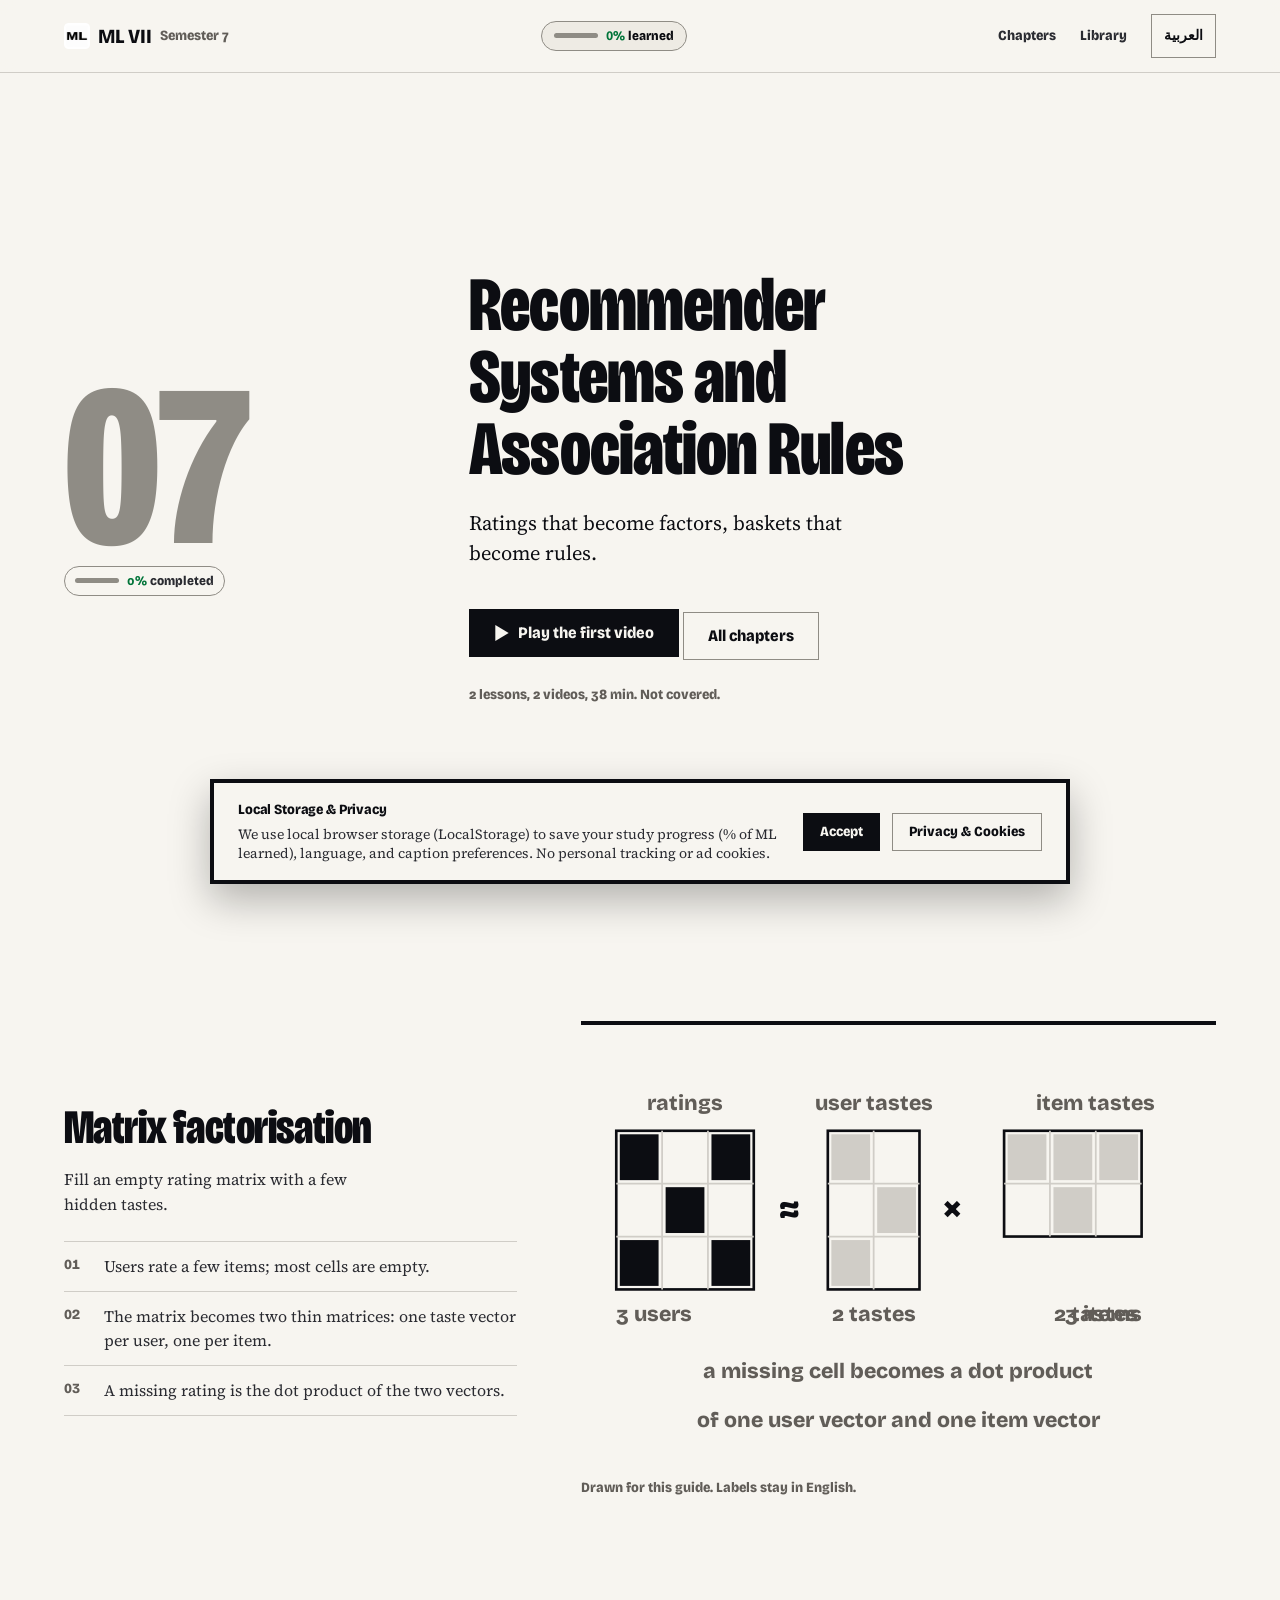
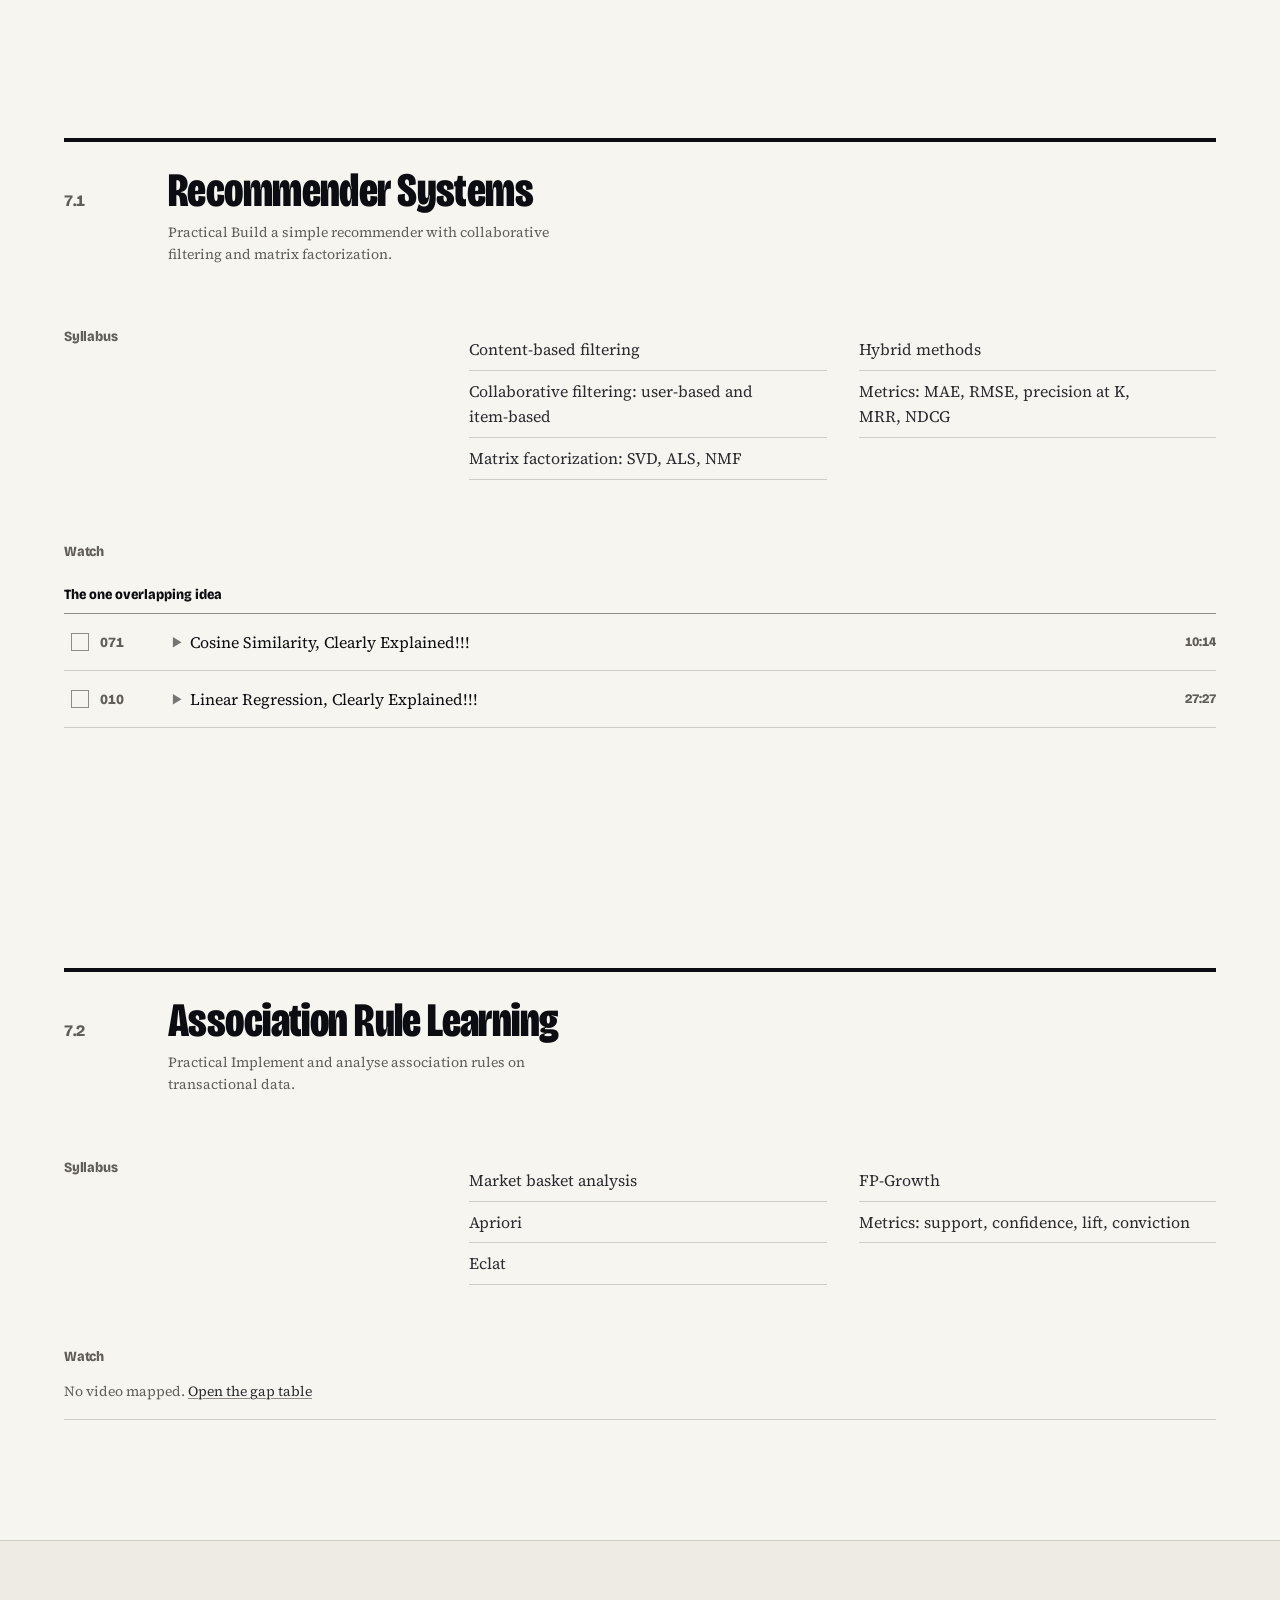
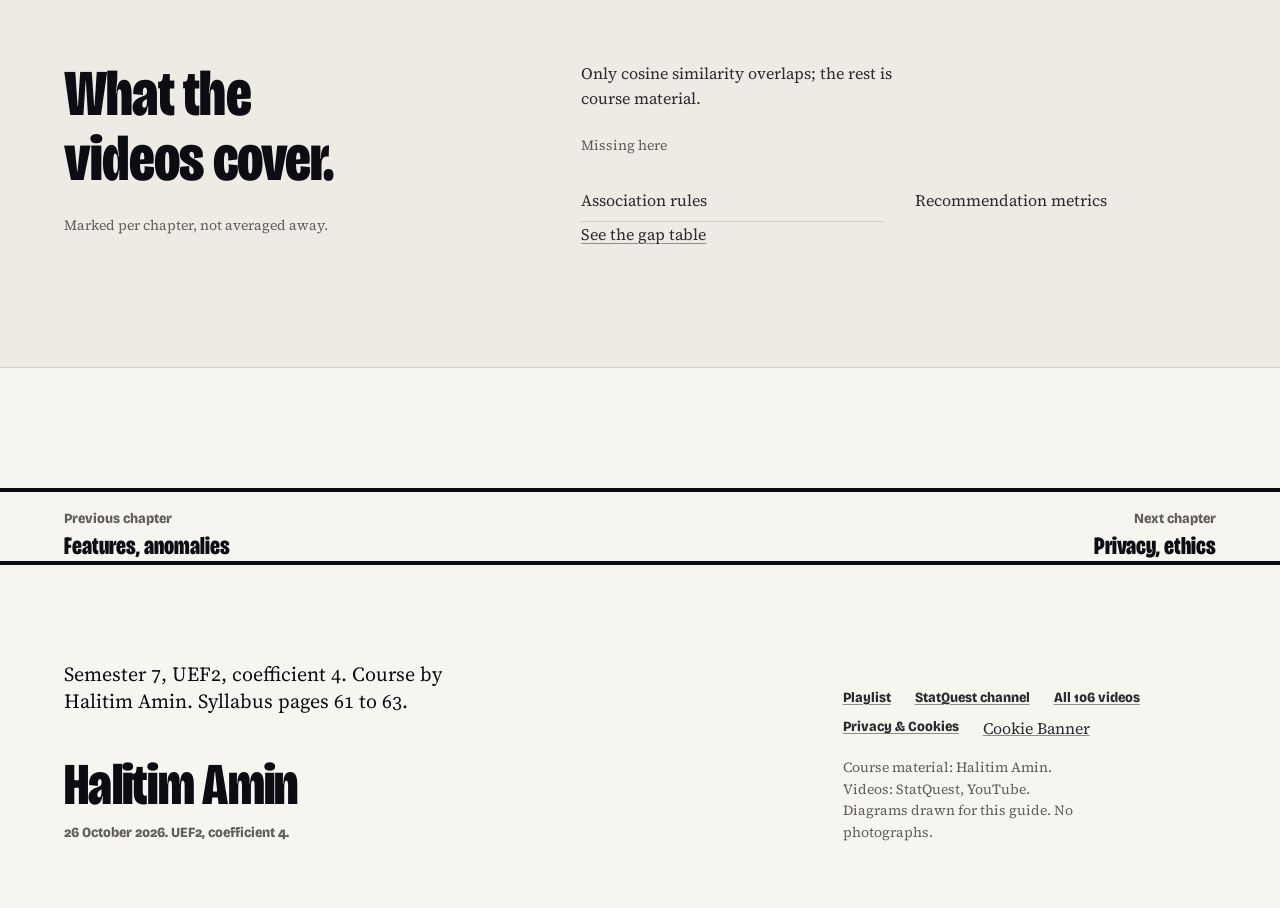
<file: chapter-7.html>
<!doctype html>
<html lang="en" dir="ltr" class="no-js">
<head>
  <meta charset="utf-8">
  <meta name="viewport" content="width=device-width, initial-scale=1">
  <title data-ar="الفصل 7، أنظمة التوصية وقواعد الارتباط · ML VII">Chapter 7, Recommender Systems and Association Rules · ML VII</title>
  <meta name="description" content="Ratings that become factors, baskets that become rules. 2 videos mapped to this chapter." data-ar-content="تقييمات تصبح عوامل، وسلال تصبح قواعد. فيديوان مرتبطة بهذا الفصل.">
  <meta name="author" content="Halitim Amin">
  <link rel="icon" href="favicon.ico" sizes="any">
  <link rel="icon" type="image/png" sizes="32x32" href="assets/favicon-32x32.png">
  <link rel="icon" type="image/png" sizes="16x16" href="assets/favicon-16x16.png">
  <link rel="apple-touch-icon" href="assets/apple-touch-icon.png">
  <meta property="og:type" content="website">
  <meta property="og:title" content="Chapter 7, Recommender Systems and Association Rules · ML VII" data-ar-content="الفصل 7، أنظمة التوصية وقواعد الارتباط · ML VII">
  <meta property="og:description" content="Ratings that become factors, baskets that become rules. 2 videos mapped to this chapter." data-ar-content="تقييمات تصبح عوامل، وسلال تصبح قواعد. فيديوان مرتبطة بهذا الفصل.">
  <meta property="og:image" content="assets/logo.png">
  <meta property="og:locale" content="en_DZ">
  <script>
    (function(){
      var d=document.documentElement;
      d.classList.remove('no-js');
      d.classList.add('js');
      try{
        var l=localStorage.getItem('ml7-lang');
        if(l==='ar'){d.lang='ar';d.dir='rtl';}
        if(localStorage.getItem('ml7-consent-v3')==='accepted'){
          d.classList.add('cookie-accepted');
        }
      }catch(e){}
    })();
  </script>
  <link rel="preconnect" href="https://fonts.googleapis.com">
  <link rel="preconnect" href="https://fonts.gstatic.com">
  <link href="https://fonts.googleapis.com/css2?family=Bricolage+Grotesque:opsz,wdth,wght@12..96,75..100,800&amp;family=IBM+Plex+Sans+Arabic:wght@400;700&amp;family=Source+Serif+4:opsz,wght@8..60,400&amp;display=swap" rel="stylesheet">
  <link rel="stylesheet" href="assets/site.css">
</head>
<body>
  <a class="skip" href="#main" data-ar="تجاوز إلى المحتوى">Skip to content</a>
  <header class="site-nav">
    <div class="container site-nav__inner">
      <a class="wordmark" href="index.html">
        <img class="wordmark__logo" src="assets/logo.png" alt="ML" width="28" height="28">
        ML VII <span data-ar="السداسي 7" dir="auto">Semester 7</span>
      </a>
      <div class="nav__progress" id="nav-progress" title="Your overall ML learning progress" data-ar-title="نسبة تقدّمك العامة في تعلّم الآلة" aria-label="Learning progress" data-ar-aria="نسبة التعلّم">
        <div class="nav__progress-track" aria-hidden="true"><div class="nav__progress-fill" id="nav-progress-fill" style="width: 0%;"></div></div>
        <span class="nav__progress-text"><strong id="nav-progress-num">0%</strong> <span data-ar="مكتمل">learned</span></span>
      </div>
      <nav class="site-nav__links" aria-label="Primary" data-ar-aria="التنقل الرئيسي">
        <a href="index.html#chapters" data-ar="الفصول">Chapters</a>
        <a href="library.html" data-ar="المكتبة">Library</a>
        <button class="lang-toggle" type="button" data-lang-toggle aria-label="التبديل إلى العربية" lang="ar">العربية</button>
      </nav>
    </div>
  </header>
  <main id="main">
<section class="chapter">
    <div class="container chapter__grid">
      <div class="chapter__num-col">
        <span class="chapter__num" aria-hidden="true">07</span>
        <div class="chapter-progress-pill" data-chapter-pill="7">
          <span class="chapter-progress-pill__bar"><span class="chapter-progress-pill__fill" data-chapter-fill="7" style="width: 0%;"></span></span>
          <span class="chapter-progress-pill__text"><strong data-chapter-pct="7">0%</strong> <span data-ar="مكتمل">completed</span></span>
        </div>
      </div>
      <div class="chapter__copy">
        <h1 data-ar="أنظمة التوصية وقواعد الارتباط">Recommender Systems and Association Rules</h1>
        <p class="lead" data-ar="تقييمات تصبح عوامل، وسلال تصبح قواعد.">Ratings that become factors, baskets that become rules.</p>
        <div class="chapter__action">
          <a class="btn btn--primary" href="https://www.youtube.com/watch?v=e9U0QAFbfLI" data-video="71"><svg class="icon-play" viewBox="0 0 10 12" aria-hidden="true" focusable="false"><path d="M0 0 10 6 0 12Z"/></svg><span data-ar="شغّل أول فيديو">Play the first video</span></a>
          <a class="btn btn--quiet" href="index.html#chapters"><span data-ar="كل الفصول">All chapters</span></a>
        </div>
        <p class="chapter__meta" data-ar="درسان، فيديوان، 38 د. لا تغطية.">2 lessons, 2 videos, 38 min. Not covered.</p>
      </div>
    </div>
  </section>
<section class="split" aria-labelledby="diagram-title">
    <div class="container split__grid">
      <div class="split__text">
        <h2 id="diagram-title" data-ar="تحليل المصفوفات">Matrix factorisation</h2>
        <p data-ar="املأ مصفوفة تقييمات فارغة بقليل من الأذواق الخفية.">Fill an empty rating matrix with a few hidden tastes.</p>
        <ol class="split__points">
<li>
          <span>01</span>
          <span data-ar="يقيّم المستخدمون عناصر قليلة؛ معظم الخلايا فارغة.">Users rate a few items; most cells are empty.</span>
        </li>
<li>
          <span>02</span>
          <span data-ar="تتحول المصفوفة إلى مصفوفتين رفيعتين: متجه ذوق لكل مستخدم، ومتجه لكل عنصر.">The matrix becomes two thin matrices: one taste vector per user, one per item.</span>
        </li>
<li>
          <span>03</span>
          <span data-ar="التقييم المفقود هو الجداء النقطي للمتجهين.">A missing rating is the dot product of the two vectors.</span>
        </li>
        </ol>
      </div>
      <figure class="split__fig">
        
<svg class="diagram" viewBox="0 0 360 250" role="img" aria-labelledby="factor-title factor-desc">
  <title id="factor-title">Matrix factorisation</title>
  <desc id="factor-desc" data-ar="مصفوفة تقييمات ناقصة تتحلّل إلى مصفوفة أذواق المستخدمين ومصفوفة أذواق العناصر. التقييم المفقود هو الجداء النقطي للمتجهين.">A sparse rating matrix factorises into a user-taste matrix and an item-taste matrix. A missing rating is the dot product of the two vectors.</desc>
  <text class="t t--muted" x="59" y="48" text-anchor="middle">ratings</text>
  <text class="t t--muted" x="166" y="48" text-anchor="middle">user tastes</text>
  <text class="t t--muted" x="292" y="48" text-anchor="middle">item tastes</text>
  <g class="cells">
    <rect class="cell" x="20" y="60" width="78" height="90"/>
    <path class="line line--grid" d="M 46 60 L 46 150 M 72 60 L 72 150 M 20 90 L 98 90 M 20 120 L 98 120"/>
    <rect class="cell-filled" x="22" y="62" width="22" height="26"/><rect class="cell-filled" x="74" y="62" width="22" height="26"/>
    <rect class="cell-filled" x="48" y="92" width="22" height="26"/><rect class="cell-filled" x="22" y="122" width="22" height="26"/>
    <rect class="cell-filled" x="74" y="122" width="22" height="26"/>
  </g>
  <text class="t t--big" x="118" y="112" text-anchor="middle">≈</text>
  <g class="cells">
    <rect class="cell" x="140" y="60" width="52" height="90"/>
    <path class="line line--grid" d="M 166 60 L 166 150 M 140 90 L 192 90 M 140 120 L 192 120"/>
    <rect class="cell-soft" x="142" y="62" width="22" height="26"/><rect class="cell-soft" x="168" y="92" width="22" height="26"/>
    <rect class="cell-soft" x="142" y="122" width="22" height="26"/>
  </g>
  <text class="t t--big" x="211" y="112" text-anchor="middle">×</text>
  <g class="cells">
    <rect class="cell" x="240" y="60" width="78" height="60"/>
    <path class="line line--grid" d="M 266 60 L 266 120 M 292 60 L 292 120 M 240 90 L 318 90"/>
    <rect class="cell-soft" x="242" y="62" width="22" height="26"/><rect class="cell-soft" x="268" y="62" width="22" height="26"/>
    <rect class="cell-soft" x="294" y="62" width="22" height="26"/><rect class="cell-soft" x="268" y="92" width="22" height="26"/>
  </g>
  <text class="t t--muted" x="20" y="168" text-anchor="start">3 users</text>
  <text class="t t--muted" x="318" y="168" text-anchor="end">3 items</text>
  <text class="t t--muted" x="166" y="168" text-anchor="middle">2 tastes</text>
  <text class="t t--muted" x="292" y="168" text-anchor="middle">2 tastes</text>
  <text class="t t--muted" x="180" y="200" text-anchor="middle">a missing cell becomes a dot product</text>
  <text class="t t--muted" x="180" y="228" text-anchor="middle">of one user vector and one item vector</text>
</svg>
        <figcaption data-ar="مرسوم لهذا الدليل. العناوين تبقى بالإنجليزية.">Drawn for this guide. Labels stay in English.</figcaption>
      </figure>
    </div>
  </section>
<section class="lesson" id="lesson-7-1">
    <div class="container">
      <header class="lesson__head">
        <span class="lesson__id">7.1</span>
        <h2 data-ar="أنظمة التوصية">Recommender Systems</h2>
        <p class="lesson__practical"><span class="lesson__label" data-ar="العملي">Practical</span> <span data-ar="بناء نظام توصية بسيط بالترشيح التعاوني وتحليل المصفوفات.">Build a simple recommender with collaborative filtering and matrix factorization.</span></p>
      </header>
      <div class="lesson__syllabus">
        <h3 data-ar="المقرر">Syllabus</h3>
        <ul class="lesson__bullets">
<li data-ar="الترشيح القائم على المحتوى">Content-based filtering</li>
<li data-ar="الترشيح التعاوني: حسب المستخدم وحسب العنصر">Collaborative filtering: user-based and item-based</li>
<li data-ar="تحليل المصفوفات: SVD، ALS، NMF">Matrix factorization: SVD, ALS, NMF</li>
<li data-ar="الطرق الهجينة">Hybrid methods</li>
<li data-ar="المقاييس: MAE، RMSE، الإحكام عند K، MRR، NDCG">Metrics: MAE, RMSE, precision at K, MRR, NDCG</li>
        </ul>
      </div>
      <div class="lesson__watch">
        <h3 data-ar="شاهد">Watch</h3>
<div class="vgroup">
          <h4 data-ar="الفكرة المتقاطعة الوحيدة">The one overlapping idea</h4>
          <ul class="videos">
<li class="video-row" data-n="71">
            <label class="watch">
              <input type="checkbox" data-watch="71" aria-label="Mark Cosine Similarity, Clearly Explained!!! as watched" data-ar-aria="علّم Cosine Similarity, Clearly Explained!!! كمشاهد">
              <span class="watch__box" aria-hidden="true"></span>
            </label>
            <a class="video" href="https://www.youtube.com/watch?v=e9U0QAFbfLI" data-video="71">
              <span class="video__n">071</span>
              <span class="video__title"><svg class="icon-play" viewBox="0 0 10 12" aria-hidden="true" focusable="false"><path d="M0 0 10 6 0 12Z"/></svg><span>Cosine Similarity, Clearly Explained!!!</span></span>
              <span class="video__time">10:14</span>
            </a>
          </li>
<li class="video-row" data-n="10">
            <label class="watch">
              <input type="checkbox" data-watch="10" aria-label="Mark Linear Regression, Clearly Explained!!! as watched" data-ar-aria="علّم Linear Regression, Clearly Explained!!! كمشاهد">
              <span class="watch__box" aria-hidden="true"></span>
            </label>
            <a class="video" href="https://www.youtube.com/watch?v=7ArmBVF2dCs" data-video="10">
              <span class="video__n">010</span>
              <span class="video__title"><svg class="icon-play" viewBox="0 0 10 12" aria-hidden="true" focusable="false"><path d="M0 0 10 6 0 12Z"/></svg><span>Linear Regression, Clearly Explained!!!</span></span>
              <span class="video__time">27:27</span>
            </a>
          </li>
          </ul>
        </div>

      </div>
    </div>
  </section>
<section class="lesson" id="lesson-7-2">
    <div class="container">
      <header class="lesson__head">
        <span class="lesson__id">7.2</span>
        <h2 data-ar="تعلّم قواعد الارتباط">Association Rule Learning</h2>
        <p class="lesson__practical"><span class="lesson__label" data-ar="العملي">Practical</span> <span data-ar="تنفيذ وتحليل قواعد الارتباط على بيانات المعاملات.">Implement and analyse association rules on transactional data.</span></p>
      </header>
      <div class="lesson__syllabus">
        <h3 data-ar="المقرر">Syllabus</h3>
        <ul class="lesson__bullets">
<li data-ar="تحليل سلة السوق">Market basket analysis</li>
<li data-ar="Apriori">Apriori</li>
<li data-ar="Eclat">Eclat</li>
<li data-ar="FP-Growth">FP-Growth</li>
<li data-ar="المقاييس: الدعم، الثقة، الرفع، الاقتناع">Metrics: support, confidence, lift, conviction</li>
        </ul>
      </div>
      <div class="lesson__watch">
        <h3 data-ar="شاهد">Watch</h3>

<p class="video-empty"><span data-ar="لا فيديو مرتبط.">No video mapped.</span> <a href="index.html#gaps" data-ar="افتح جدول الفجوات">Open the gap table</a></p>
      </div>
    </div>
  </section>
<section class="coverage" aria-labelledby="coverage-title">
    <div class="container coverage__grid">
      <div>
        <h2 id="coverage-title" data-ar="ما تغطيه الفيديوهات.">What the videos cover.</h2>
        <p class="coverage__fine" data-ar="مذكورة لكل فصل، لا معدّلة.">Marked per chapter, not averaged away.</p>
      </div>
      <div class="coverage__body">
        <p data-ar="لا يتقاطع إلا تشابه جيب التمام، والباقي من المقرر.">Only cosine similarity overlaps; the rest is course material.</p>
        <p class="coverage__fine" data-ar="ناقص هنا">Missing here</p>
        <ul class="coverage__list">
<li data-ar="قواعد الارتباط">Association rules</li>
<li data-ar="مقاييس التوصية">Recommendation metrics</li>
        </ul>
        <a class="coverage__link" href="index.html#gaps" data-ar="افتح جدول الفجوات">See the gap table</a>
      </div>
    </div>
  </section>
<nav class="pager" aria-label="Chapter navigation" data-ar-aria="التنقل بين الفصول">
    <div class="container pager__grid">
      <a href="chapter-6.html"><small data-ar="الفصل السابق">Previous chapter</small><b data-ar="الخصائص، الشذوذ">Features, anomalies</b></a>
      <a href="chapter-8.html"><small data-ar="الفصل التالي">Next chapter</small><b data-ar="الخصوصية، الأخلاقيات">Privacy, ethics</b></a>
    </div>
  </nav>
  </main>
  <aside class="site-consent cookie-banner" id="site-consent-banner" aria-label="Privacy and cookies" data-ar-aria="الخصوصية والتخزين المحلي">
    <div class="site-consent__inner cookie-banner__inner">
      <div class="site-consent__content cookie-banner__content">
        <p class="site-consent__title cookie-banner__title" data-ar="التخزين المحلي والخصوصية">Local Storage &amp; Privacy</p>
        <p class="site-consent__text cookie-banner__text" data-ar="نستخدم التخزين المحلي (LocalStorage) في متصفحك لحفظ تقدمك الدراسي (% ما تعلمته في تعلّم الآلة)، وتفضيلات اللغة والترجمة. لا نجمع أي بيانات شخصية ولا نستخدم كوكيز إعلانية.">
          We use local browser storage (LocalStorage) to save your study progress (% of ML learned), language, and caption preferences. No personal tracking or ad cookies.
        </p>
      </div>
      <div class="site-consent__actions cookie-banner__actions">
        <button type="button" class="btn btn--primary btn--sm" id="site-consent-accept" data-ar="قبول">Accept</button>
        <a href="privacy.html" class="btn btn--quiet btn--sm" data-ar="الخصوصية وملفات تعريف الارتباط">Privacy &amp; Cookies</a>
      </div>
    </div>
  </aside>
  <dialog class="dua-dialog" id="dua-dialog" aria-labelledby="dua-text">
    <div class="dua-dialog__inner">
      <span class="dua-dialog__icon" aria-hidden="true">🤲</span>
      <h2 class="dua-dialog__text" id="dua-text" dir="rtl" data-ar="دعاء لنا بالخير، فدعاء في ظهر الغيب مستجاب">
        دعاء لنا بالخير، فدعاء في ظهر الغيب مستجاب
      </h2>
      <p class="dua-dialog__sub" data-ar="اللهم وفّق كل طالب علم ويسّر له أمره">
        Keep us in your prayers, for a supplication in absence is answered.
      </p>
      <button type="button" class="btn btn--primary dua-dialog__btn" id="dua-close" data-ar="آمين يا رب">
        آمين يا رب
      </button>
    </div>
  </dialog>
  <footer class="letter letter--short" id="about">
    <div class="container letter__grid">
      <div>
        <p class="letter__statement" data-ar="السداسي 7، وحدة UEF2، معامل 4. المقرر: Halitim Amin. صفحات المقرر 61 إلى 63.">Semester 7, UEF2, coefficient 4. Course by Halitim Amin. Syllabus pages 61 to 63.</p>
        <p class="letter__sign">Halitim Amin</p>
        <p class="letter__date" data-ar="26 أكتوبر 2026. UEF2، معامل 4.">26 October 2026. UEF2, coefficient 4.</p>
      </div>
      <div class="letter__side">
        <nav class="letter__links" aria-label="Sources" data-ar-aria="المصادر">
          <a href="https://www.youtube.com/playlist?list=PLblh5JKOoLUICTaGLRoHQDuF_7q2GfuJF" target="_blank" rel="noopener" data-ar="قائمة التشغيل">Playlist</a>
          <a href="https://www.youtube.com/@statquest" target="_blank" rel="noopener" data-ar="قناة StatQuest">StatQuest channel</a>
          <a href="library.html" data-ar="كل الفيديوهات">All 106 videos</a>
          <a href="privacy.html" data-ar="الخصوصية وملفات تعريف الارتباط">Privacy &amp; Cookies</a>
          <button type="button" class="letter__consent-btn" id="footer-consent-trigger" data-ar="إظهار إشعار الخصوصية">Cookie Banner</button>
        </nav>
        <p class="letter__legal" data-ar="المقرر: Halitim Amin. الفيديوهات: StatQuest على يوتيوب. الرسوم مرسومة لهذا الدليل. لا صور فوتوغرافية.">Course material: Halitim Amin. Videos: StatQuest, YouTube. Diagrams drawn for this guide. No photographs.</p>
      </div>
    </div>
  </footer>
  <dialog class="player" id="player" aria-labelledby="player-title">
    <div class="player__bar">
      <h2 id="player-title">Video</h2>
      <div class="player__actions">
        <button type="button" class="player__watched-btn" id="player-mark-btn" aria-pressed="false" title="Mark video as finished" data-ar-title="علّم الفيديو كمنتهي">
          <svg viewBox="0 0 16 16" width="13" height="13" aria-hidden="true" focusable="false"><path d="M13.5 3.5 6 11 2.5 7.5" fill="none" stroke="currentColor" stroke-width="2.2" stroke-linecap="round" stroke-linejoin="round"/></svg>
          <span class="player__watched-text" data-ar="تمت المشاهدة">Mark as watched</span>
        </button>
        <div class="player__captions" role="group" aria-label="Caption language" data-ar-aria="لغة الترجمة المصاحبة">
          <span class="player__captions-label">
            <svg viewBox="0 0 24 24" width="14" height="14" aria-hidden="true" focusable="false"><path d="M19 4H5c-1.11 0-2 .9-2 2v12c0 1.1.89 2 2 2h14c1.1 0 2-.9 2-2V6c0-1.1-.9-2-2-2zm-8 7H9.5v-.5h-2v3h2V13H11v1c0 .55-.45 1-1 1H7c-.55 0-1-.45-1-1v-4c0-.55.45-1 1-1h3c.55 0 1 .45 1 1v1zm7 0h-1.5v-.5h-2v3h2V13H18v1c0 .55-.45 1-1 1h-3c-.55 0-1-.45-1-1v-4c0-.55.45-1 1-1h3c.55 0 1 .45 1 1v1z"/></svg>
            <span class="captions-text" data-ar="الترجمة">CC</span>
          </span>
          <button type="button" class="caption-btn" data-caption-lang="ar" aria-pressed="false" data-ar="العربية">العربية</button>
          <button type="button" class="caption-btn" data-caption-lang="en" aria-pressed="false" data-ar="الإنجليزية">English</button>
          <button type="button" class="caption-btn" data-caption-lang="off" aria-pressed="false" data-ar="إيقاف">Off</button>
        </div>
        <form method="dialog"><button class="player__close" type="submit" data-ar="إغلاق">Close</button></form>
      </div>
    </div>
    <div class="player__frame" id="player-frame"></div>
    <div class="player__foot">
      <p class="player__note" id="player-note" hidden></p>
      <a id="player-link" href="https://www.youtube.com/playlist?list=PLblh5JKOoLUICTaGLRoHQDuF_7q2GfuJF" target="_blank" rel="noopener" data-ar="افتح على يوتيوب">Open on YouTube</a>
    </div>
  </dialog>
  <script src="assets/data.js" defer></script>
  <script src="assets/app.js" defer></script>
</body>
</html>
</file>
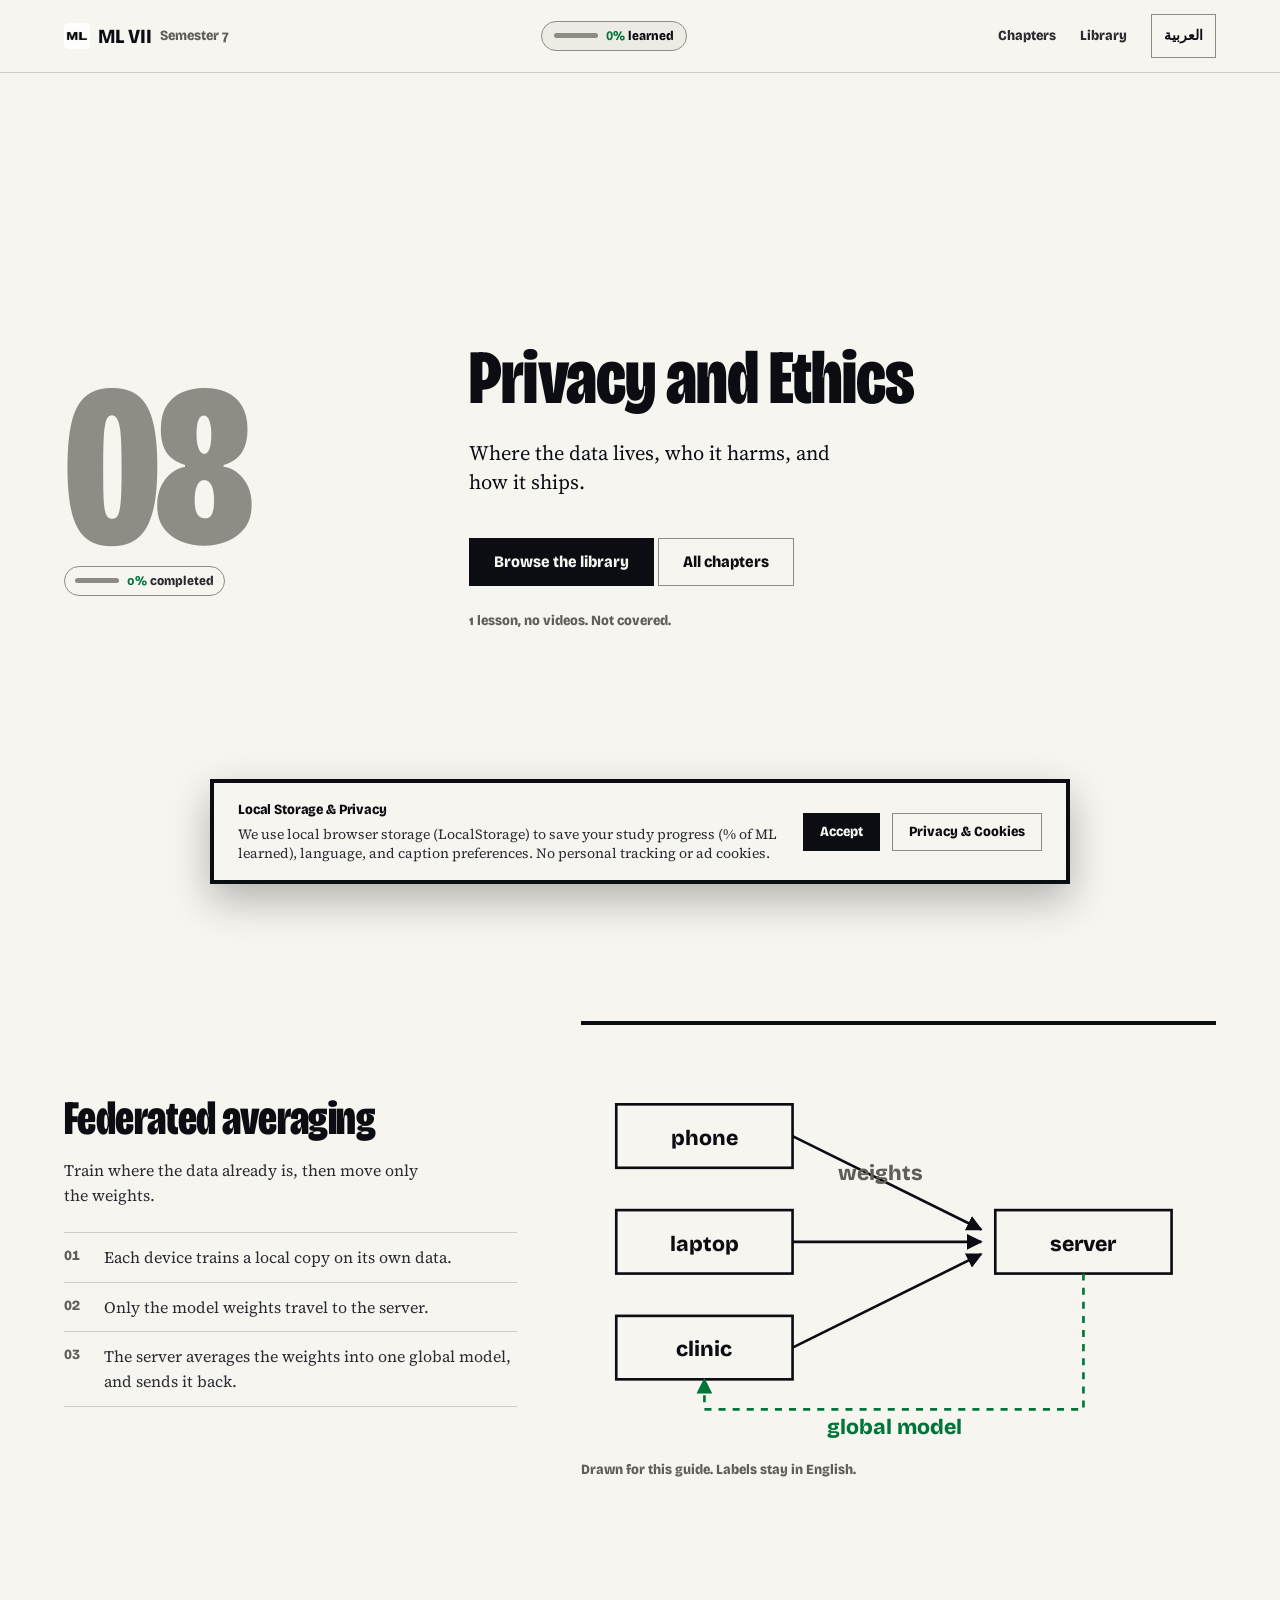
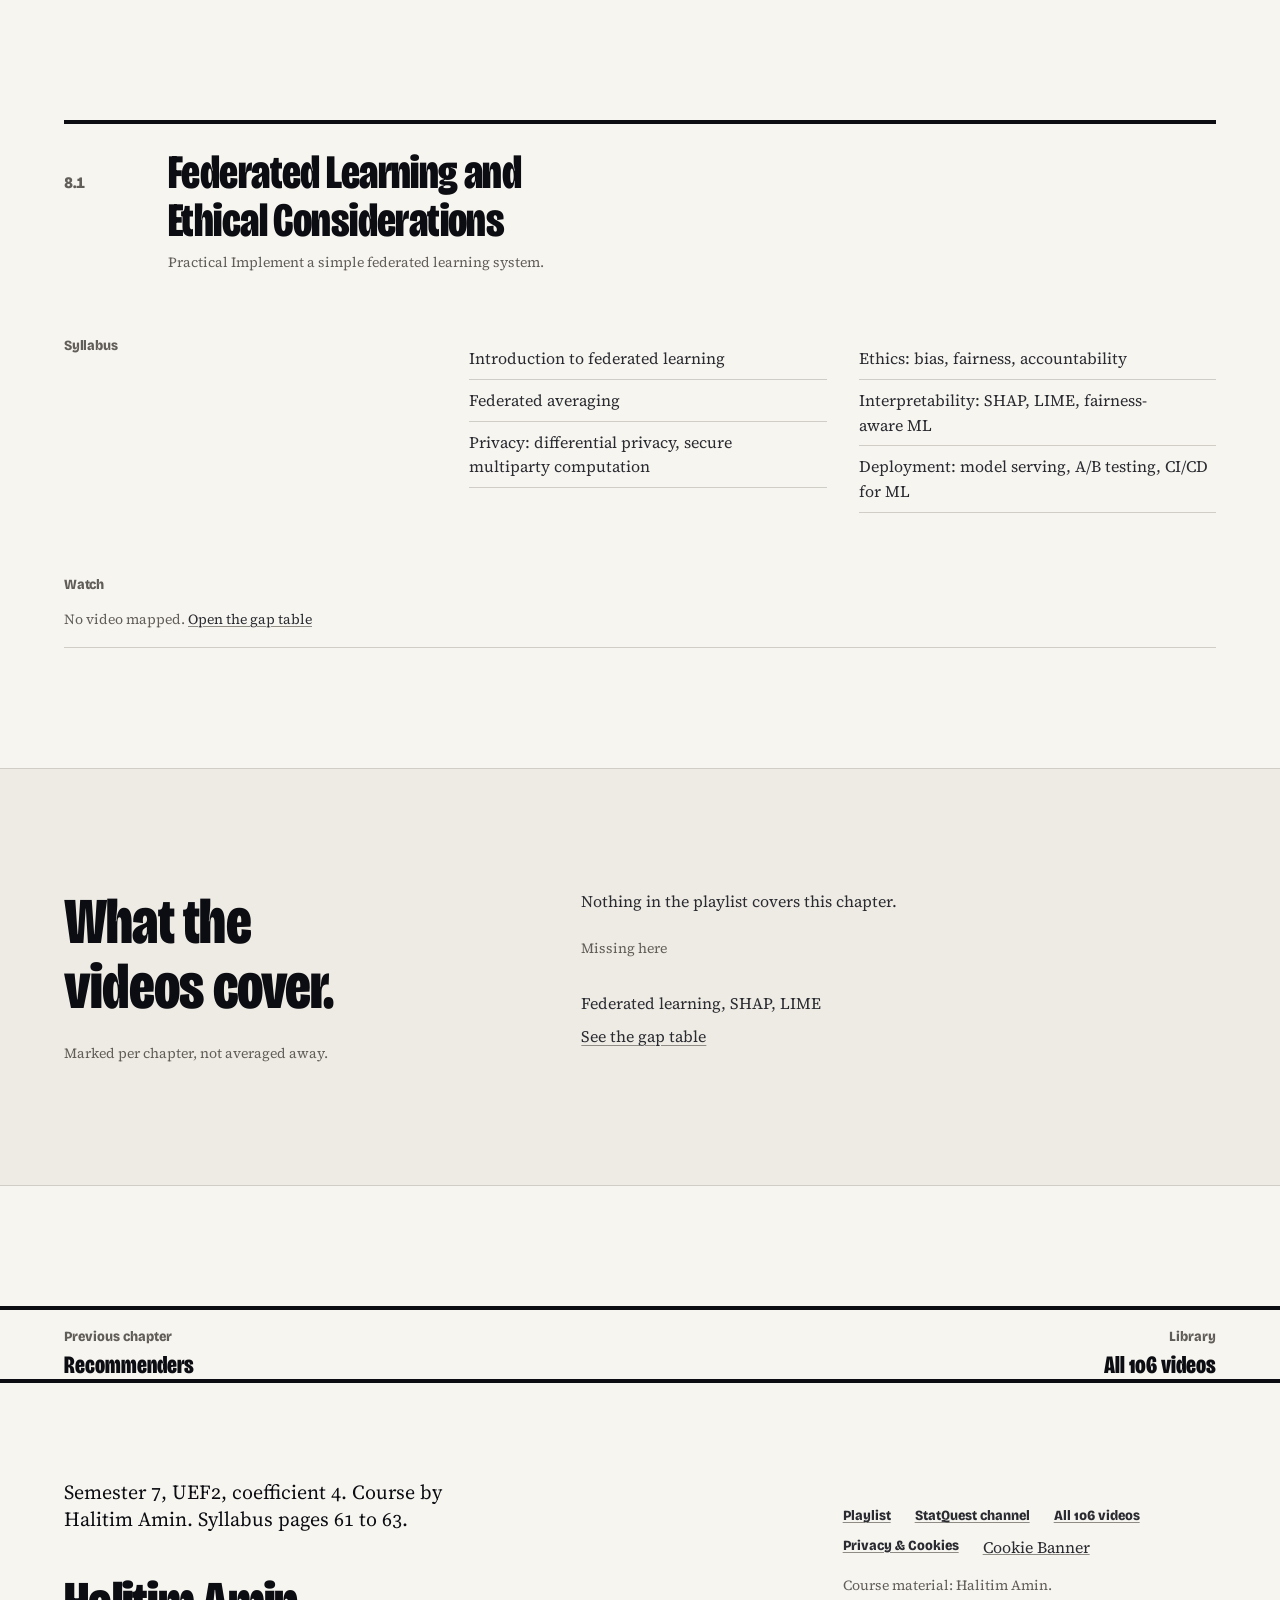
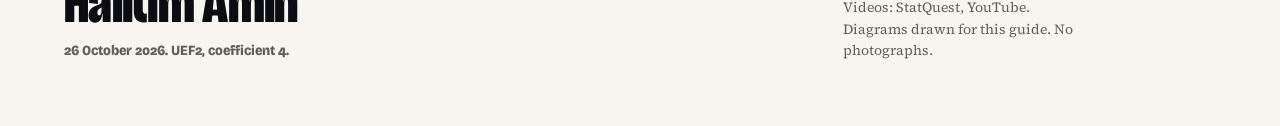
<file: chapter-8.html>
<!doctype html>
<html lang="en" dir="ltr" class="no-js">
<head>
  <meta charset="utf-8">
  <meta name="viewport" content="width=device-width, initial-scale=1">
  <title data-ar="الفصل 8، الخصوصية والأخلاقيات · ML VII">Chapter 8, Privacy and Ethics · ML VII</title>
  <meta name="description" content="Where the data lives, who it harms, and how it ships. No video mapped yet." data-ar-content="أين تعيش البيانات، ومن تتضرر، وكيف تُنشر. لا فيديو مرتبط بعد.">
  <meta name="author" content="Halitim Amin">
  <link rel="icon" href="favicon.ico" sizes="any">
  <link rel="icon" type="image/png" sizes="32x32" href="assets/favicon-32x32.png">
  <link rel="icon" type="image/png" sizes="16x16" href="assets/favicon-16x16.png">
  <link rel="apple-touch-icon" href="assets/apple-touch-icon.png">
  <meta property="og:type" content="website">
  <meta property="og:title" content="Chapter 8, Privacy and Ethics · ML VII" data-ar-content="الفصل 8، الخصوصية والأخلاقيات · ML VII">
  <meta property="og:description" content="Where the data lives, who it harms, and how it ships. No video mapped yet." data-ar-content="أين تعيش البيانات، ومن تتضرر، وكيف تُنشر. لا فيديو مرتبط بعد.">
  <meta property="og:image" content="assets/logo.png">
  <meta property="og:locale" content="en_DZ">
  <script>
    (function(){
      var d=document.documentElement;
      d.classList.remove('no-js');
      d.classList.add('js');
      try{
        var l=localStorage.getItem('ml7-lang');
        if(l==='ar'){d.lang='ar';d.dir='rtl';}
        if(localStorage.getItem('ml7-consent-v3')==='accepted'){
          d.classList.add('cookie-accepted');
        }
      }catch(e){}
    })();
  </script>
  <link rel="preconnect" href="https://fonts.googleapis.com">
  <link rel="preconnect" href="https://fonts.gstatic.com">
  <link href="https://fonts.googleapis.com/css2?family=Bricolage+Grotesque:opsz,wdth,wght@12..96,75..100,800&amp;family=IBM+Plex+Sans+Arabic:wght@400;700&amp;family=Source+Serif+4:opsz,wght@8..60,400&amp;display=swap" rel="stylesheet">
  <link rel="stylesheet" href="assets/site.css">
</head>
<body>
  <a class="skip" href="#main" data-ar="تجاوز إلى المحتوى">Skip to content</a>
  <header class="site-nav">
    <div class="container site-nav__inner">
      <a class="wordmark" href="index.html">
        <img class="wordmark__logo" src="assets/logo.png" alt="ML" width="28" height="28">
        ML VII <span data-ar="السداسي 7" dir="auto">Semester 7</span>
      </a>
      <div class="nav__progress" id="nav-progress" title="Your overall ML learning progress" data-ar-title="نسبة تقدّمك العامة في تعلّم الآلة" aria-label="Learning progress" data-ar-aria="نسبة التعلّم">
        <div class="nav__progress-track" aria-hidden="true"><div class="nav__progress-fill" id="nav-progress-fill" style="width: 0%;"></div></div>
        <span class="nav__progress-text"><strong id="nav-progress-num">0%</strong> <span data-ar="مكتمل">learned</span></span>
      </div>
      <nav class="site-nav__links" aria-label="Primary" data-ar-aria="التنقل الرئيسي">
        <a href="index.html#chapters" data-ar="الفصول">Chapters</a>
        <a href="library.html" data-ar="المكتبة">Library</a>
        <button class="lang-toggle" type="button" data-lang-toggle aria-label="التبديل إلى العربية" lang="ar">العربية</button>
      </nav>
    </div>
  </header>
  <main id="main">
<section class="chapter">
    <div class="container chapter__grid">
      <div class="chapter__num-col">
        <span class="chapter__num" aria-hidden="true">08</span>
        <div class="chapter-progress-pill" data-chapter-pill="8">
          <span class="chapter-progress-pill__bar"><span class="chapter-progress-pill__fill" data-chapter-fill="8" style="width: 0%;"></span></span>
          <span class="chapter-progress-pill__text"><strong data-chapter-pct="8">0%</strong> <span data-ar="مكتمل">completed</span></span>
        </div>
      </div>
      <div class="chapter__copy">
        <h1 data-ar="الخصوصية والأخلاقيات">Privacy and Ethics</h1>
        <p class="lead" data-ar="أين تعيش البيانات، ومن تتضرر، وكيف تُنشر.">Where the data lives, who it harms, and how it ships.</p>
        <div class="chapter__action">
          <a class="btn btn--primary" href="library.html"><span data-ar="تصفّح المكتبة">Browse the library</span></a>
          <a class="btn btn--quiet" href="index.html#chapters"><span data-ar="كل الفصول">All chapters</span></a>
        </div>
        <p class="chapter__meta" data-ar="درس واحد، لا فيديو. لا تغطية.">1 lesson, no videos. Not covered.</p>
      </div>
    </div>
  </section>
<section class="split" aria-labelledby="diagram-title">
    <div class="container split__grid">
      <div class="split__text">
        <h2 id="diagram-title" data-ar="المتوسط الفيدرالي">Federated averaging</h2>
        <p data-ar="درّب حيث توجد البيانات، ثم انقل الأوزان فقط.">Train where the data already is, then move only the weights.</p>
        <ol class="split__points">
<li>
          <span>01</span>
          <span data-ar="يتدرّب كل جهاز على نسخة محلية ببياناته.">Each device trains a local copy on its own data.</span>
        </li>
<li>
          <span>02</span>
          <span data-ar="تنتقل أوزان النموذج فقط إلى الخادم.">Only the model weights travel to the server.</span>
        </li>
<li>
          <span>03</span>
          <span data-ar="يجمع الخادم الأوزان في نموذج عالمي واحد، ثم يعيده.">The server averages the weights into one global model, and sends it back.</span>
        </li>
        </ol>
      </div>
      <figure class="split__fig">
        
<svg class="diagram" viewBox="0 0 360 240" role="img" aria-labelledby="fed-title fed-desc">
  <title id="fed-title">Federated averaging</title>
  <desc id="fed-desc" data-ar="تتدرّب ثلاثة أجهزة محليًا، وترسل الأوزان فقط إلى الخادم. يجمعها الخادم في نموذج عالمي ويعيده.">Three devices train locally and send only weights to the server. The server averages them into a global model and sends it back.</desc>
  
  <defs>
    <marker id="fed-arrow" viewBox="0 0 10 10" refX="9" refY="5" markerWidth="6" markerHeight="6" orient="auto-start-reverse">
      <path d="M 0 0 L 10 5 L 0 10 z" class="arrowhead"/>
    </marker>
  </defs>
  <defs>
    <marker id="fed-arrow-a" viewBox="0 0 10 10" refX="9" refY="5" markerWidth="6" markerHeight="6" orient="auto-start-reverse">
      <path d="M 0 0 L 10 5 L 0 10 z" class="arrowhead arrowhead--accent"/>
    </marker>
  </defs>
  <rect class="node" x="20" y="45" width="100" height="36"/>
  <rect class="node" x="20" y="105" width="100" height="36"/>
  <rect class="node" x="20" y="165" width="100" height="36"/>
  <rect class="node" x="235" y="105" width="100" height="36"/>
  <path class="line" d="M 120 63 L 227 116" marker-end="url(#fed-arrow)"/>
  <path class="line" d="M 120 123 L 227 123" marker-end="url(#fed-arrow)"/>
  <path class="line" d="M 120 183 L 227 130" marker-end="url(#fed-arrow)"/>
  <path class="line line--accent line--dash" d="M 285 141 L 285 218 L 70 218 L 70 201" marker-end="url(#fed-arrow-a)"/>
  <text class="t" x="70" y="68" text-anchor="middle">phone</text>
  <text class="t" x="70" y="128" text-anchor="middle">laptop</text>
  <text class="t" x="70" y="188" text-anchor="middle">clinic</text>
  <text class="t" x="285" y="128" text-anchor="middle">server</text>
  <text class="t t--muted" x="170" y="88" text-anchor="middle">weights</text>
  <text class="t t--accent" x="178" y="232" text-anchor="middle">global model</text>
</svg>
        <figcaption data-ar="مرسوم لهذا الدليل. العناوين تبقى بالإنجليزية.">Drawn for this guide. Labels stay in English.</figcaption>
      </figure>
    </div>
  </section>
<section class="lesson" id="lesson-8-1">
    <div class="container">
      <header class="lesson__head">
        <span class="lesson__id">8.1</span>
        <h2 data-ar="التعلّم الفيدرالي والاعتبارات الأخلاقية">Federated Learning and Ethical Considerations</h2>
        <p class="lesson__practical"><span class="lesson__label" data-ar="العملي">Practical</span> <span data-ar="تنفيذ نظام تعلّم فيدرالي بسيط.">Implement a simple federated learning system.</span></p>
      </header>
      <div class="lesson__syllabus">
        <h3 data-ar="المقرر">Syllabus</h3>
        <ul class="lesson__bullets">
<li data-ar="مقدمة في التعلّم الفيدرالي">Introduction to federated learning</li>
<li data-ar="المتوسط الفيدرالي">Federated averaging</li>
<li data-ar="الخصوصية: الخصوصية التفاضلية، الحساب الآمن متعدد الأطراف">Privacy: differential privacy, secure multiparty computation</li>
<li data-ar="الأخلاقيات: التحيّز، الإنصاف، المساءلة">Ethics: bias, fairness, accountability</li>
<li data-ar="التفسيرية: SHAP، LIME، التعلّم المراعي للإنصاف">Interpretability: SHAP, LIME, fairness-aware ML</li>
<li data-ar="النشر: خدمة النماذج، اختبار A/B، التكامل والتسليم المستمر لتعلّم الآلة">Deployment: model serving, A/B testing, CI/CD for ML</li>
        </ul>
      </div>
      <div class="lesson__watch">
        <h3 data-ar="شاهد">Watch</h3>

<p class="video-empty"><span data-ar="لا فيديو مرتبط.">No video mapped.</span> <a href="index.html#gaps" data-ar="افتح جدول الفجوات">Open the gap table</a></p>
      </div>
    </div>
  </section>
<section class="coverage" aria-labelledby="coverage-title">
    <div class="container coverage__grid">
      <div>
        <h2 id="coverage-title" data-ar="ما تغطيه الفيديوهات.">What the videos cover.</h2>
        <p class="coverage__fine" data-ar="مذكورة لكل فصل، لا معدّلة.">Marked per chapter, not averaged away.</p>
      </div>
      <div class="coverage__body">
        <p data-ar="لا شيء في القائمة يغطي هذا الفصل.">Nothing in the playlist covers this chapter.</p>
        <p class="coverage__fine" data-ar="ناقص هنا">Missing here</p>
        <ul class="coverage__list">
<li data-ar="التعلّم الفيدرالي، SHAP، LIME">Federated learning, SHAP, LIME</li>
        </ul>
        <a class="coverage__link" href="index.html#gaps" data-ar="افتح جدول الفجوات">See the gap table</a>
      </div>
    </div>
  </section>
<nav class="pager" aria-label="Chapter navigation" data-ar-aria="التنقل بين الفصول">
    <div class="container pager__grid">
      <a href="chapter-7.html"><small data-ar="الفصل السابق">Previous chapter</small><b data-ar="التوصية">Recommenders</b></a>
      <a href="library.html"><small data-ar="المكتبة">Library</small><b data-ar="كل الفيديوهات">All 106 videos</b></a>
    </div>
  </nav>
  </main>
  <aside class="site-consent cookie-banner" id="site-consent-banner" aria-label="Privacy and cookies" data-ar-aria="الخصوصية والتخزين المحلي">
    <div class="site-consent__inner cookie-banner__inner">
      <div class="site-consent__content cookie-banner__content">
        <p class="site-consent__title cookie-banner__title" data-ar="التخزين المحلي والخصوصية">Local Storage &amp; Privacy</p>
        <p class="site-consent__text cookie-banner__text" data-ar="نستخدم التخزين المحلي (LocalStorage) في متصفحك لحفظ تقدمك الدراسي (% ما تعلمته في تعلّم الآلة)، وتفضيلات اللغة والترجمة. لا نجمع أي بيانات شخصية ولا نستخدم كوكيز إعلانية.">
          We use local browser storage (LocalStorage) to save your study progress (% of ML learned), language, and caption preferences. No personal tracking or ad cookies.
        </p>
      </div>
      <div class="site-consent__actions cookie-banner__actions">
        <button type="button" class="btn btn--primary btn--sm" id="site-consent-accept" data-ar="قبول">Accept</button>
        <a href="privacy.html" class="btn btn--quiet btn--sm" data-ar="الخصوصية وملفات تعريف الارتباط">Privacy &amp; Cookies</a>
      </div>
    </div>
  </aside>
  <dialog class="dua-dialog" id="dua-dialog" aria-labelledby="dua-text">
    <div class="dua-dialog__inner">
      <span class="dua-dialog__icon" aria-hidden="true">🤲</span>
      <h2 class="dua-dialog__text" id="dua-text" dir="rtl" data-ar="دعاء لنا بالخير، فدعاء في ظهر الغيب مستجاب">
        دعاء لنا بالخير، فدعاء في ظهر الغيب مستجاب
      </h2>
      <p class="dua-dialog__sub" data-ar="اللهم وفّق كل طالب علم ويسّر له أمره">
        Keep us in your prayers, for a supplication in absence is answered.
      </p>
      <button type="button" class="btn btn--primary dua-dialog__btn" id="dua-close" data-ar="آمين يا رب">
        آمين يا رب
      </button>
    </div>
  </dialog>
  <footer class="letter letter--short" id="about">
    <div class="container letter__grid">
      <div>
        <p class="letter__statement" data-ar="السداسي 7، وحدة UEF2، معامل 4. المقرر: Halitim Amin. صفحات المقرر 61 إلى 63.">Semester 7, UEF2, coefficient 4. Course by Halitim Amin. Syllabus pages 61 to 63.</p>
        <p class="letter__sign">Halitim Amin</p>
        <p class="letter__date" data-ar="26 أكتوبر 2026. UEF2، معامل 4.">26 October 2026. UEF2, coefficient 4.</p>
      </div>
      <div class="letter__side">
        <nav class="letter__links" aria-label="Sources" data-ar-aria="المصادر">
          <a href="https://www.youtube.com/playlist?list=PLblh5JKOoLUICTaGLRoHQDuF_7q2GfuJF" target="_blank" rel="noopener" data-ar="قائمة التشغيل">Playlist</a>
          <a href="https://www.youtube.com/@statquest" target="_blank" rel="noopener" data-ar="قناة StatQuest">StatQuest channel</a>
          <a href="library.html" data-ar="كل الفيديوهات">All 106 videos</a>
          <a href="privacy.html" data-ar="الخصوصية وملفات تعريف الارتباط">Privacy &amp; Cookies</a>
          <button type="button" class="letter__consent-btn" id="footer-consent-trigger" data-ar="إظهار إشعار الخصوصية">Cookie Banner</button>
        </nav>
        <p class="letter__legal" data-ar="المقرر: Halitim Amin. الفيديوهات: StatQuest على يوتيوب. الرسوم مرسومة لهذا الدليل. لا صور فوتوغرافية.">Course material: Halitim Amin. Videos: StatQuest, YouTube. Diagrams drawn for this guide. No photographs.</p>
      </div>
    </div>
  </footer>
  <dialog class="player" id="player" aria-labelledby="player-title">
    <div class="player__bar">
      <h2 id="player-title">Video</h2>
      <div class="player__actions">
        <button type="button" class="player__watched-btn" id="player-mark-btn" aria-pressed="false" title="Mark video as finished" data-ar-title="علّم الفيديو كمنتهي">
          <svg viewBox="0 0 16 16" width="13" height="13" aria-hidden="true" focusable="false"><path d="M13.5 3.5 6 11 2.5 7.5" fill="none" stroke="currentColor" stroke-width="2.2" stroke-linecap="round" stroke-linejoin="round"/></svg>
          <span class="player__watched-text" data-ar="تمت المشاهدة">Mark as watched</span>
        </button>
        <div class="player__captions" role="group" aria-label="Caption language" data-ar-aria="لغة الترجمة المصاحبة">
          <span class="player__captions-label">
            <svg viewBox="0 0 24 24" width="14" height="14" aria-hidden="true" focusable="false"><path d="M19 4H5c-1.11 0-2 .9-2 2v12c0 1.1.89 2 2 2h14c1.1 0 2-.9 2-2V6c0-1.1-.9-2-2-2zm-8 7H9.5v-.5h-2v3h2V13H11v1c0 .55-.45 1-1 1H7c-.55 0-1-.45-1-1v-4c0-.55.45-1 1-1h3c.55 0 1 .45 1 1v1zm7 0h-1.5v-.5h-2v3h2V13H18v1c0 .55-.45 1-1 1h-3c-.55 0-1-.45-1-1v-4c0-.55.45-1 1-1h3c.55 0 1 .45 1 1v1z"/></svg>
            <span class="captions-text" data-ar="الترجمة">CC</span>
          </span>
          <button type="button" class="caption-btn" data-caption-lang="ar" aria-pressed="false" data-ar="العربية">العربية</button>
          <button type="button" class="caption-btn" data-caption-lang="en" aria-pressed="false" data-ar="الإنجليزية">English</button>
          <button type="button" class="caption-btn" data-caption-lang="off" aria-pressed="false" data-ar="إيقاف">Off</button>
        </div>
        <form method="dialog"><button class="player__close" type="submit" data-ar="إغلاق">Close</button></form>
      </div>
    </div>
    <div class="player__frame" id="player-frame"></div>
    <div class="player__foot">
      <p class="player__note" id="player-note" hidden></p>
      <a id="player-link" href="https://www.youtube.com/playlist?list=PLblh5JKOoLUICTaGLRoHQDuF_7q2GfuJF" target="_blank" rel="noopener" data-ar="افتح على يوتيوب">Open on YouTube</a>
    </div>
  </dialog>
  <script src="assets/data.js" defer></script>
  <script src="assets/app.js" defer></script>
</body>
</html>
</file>
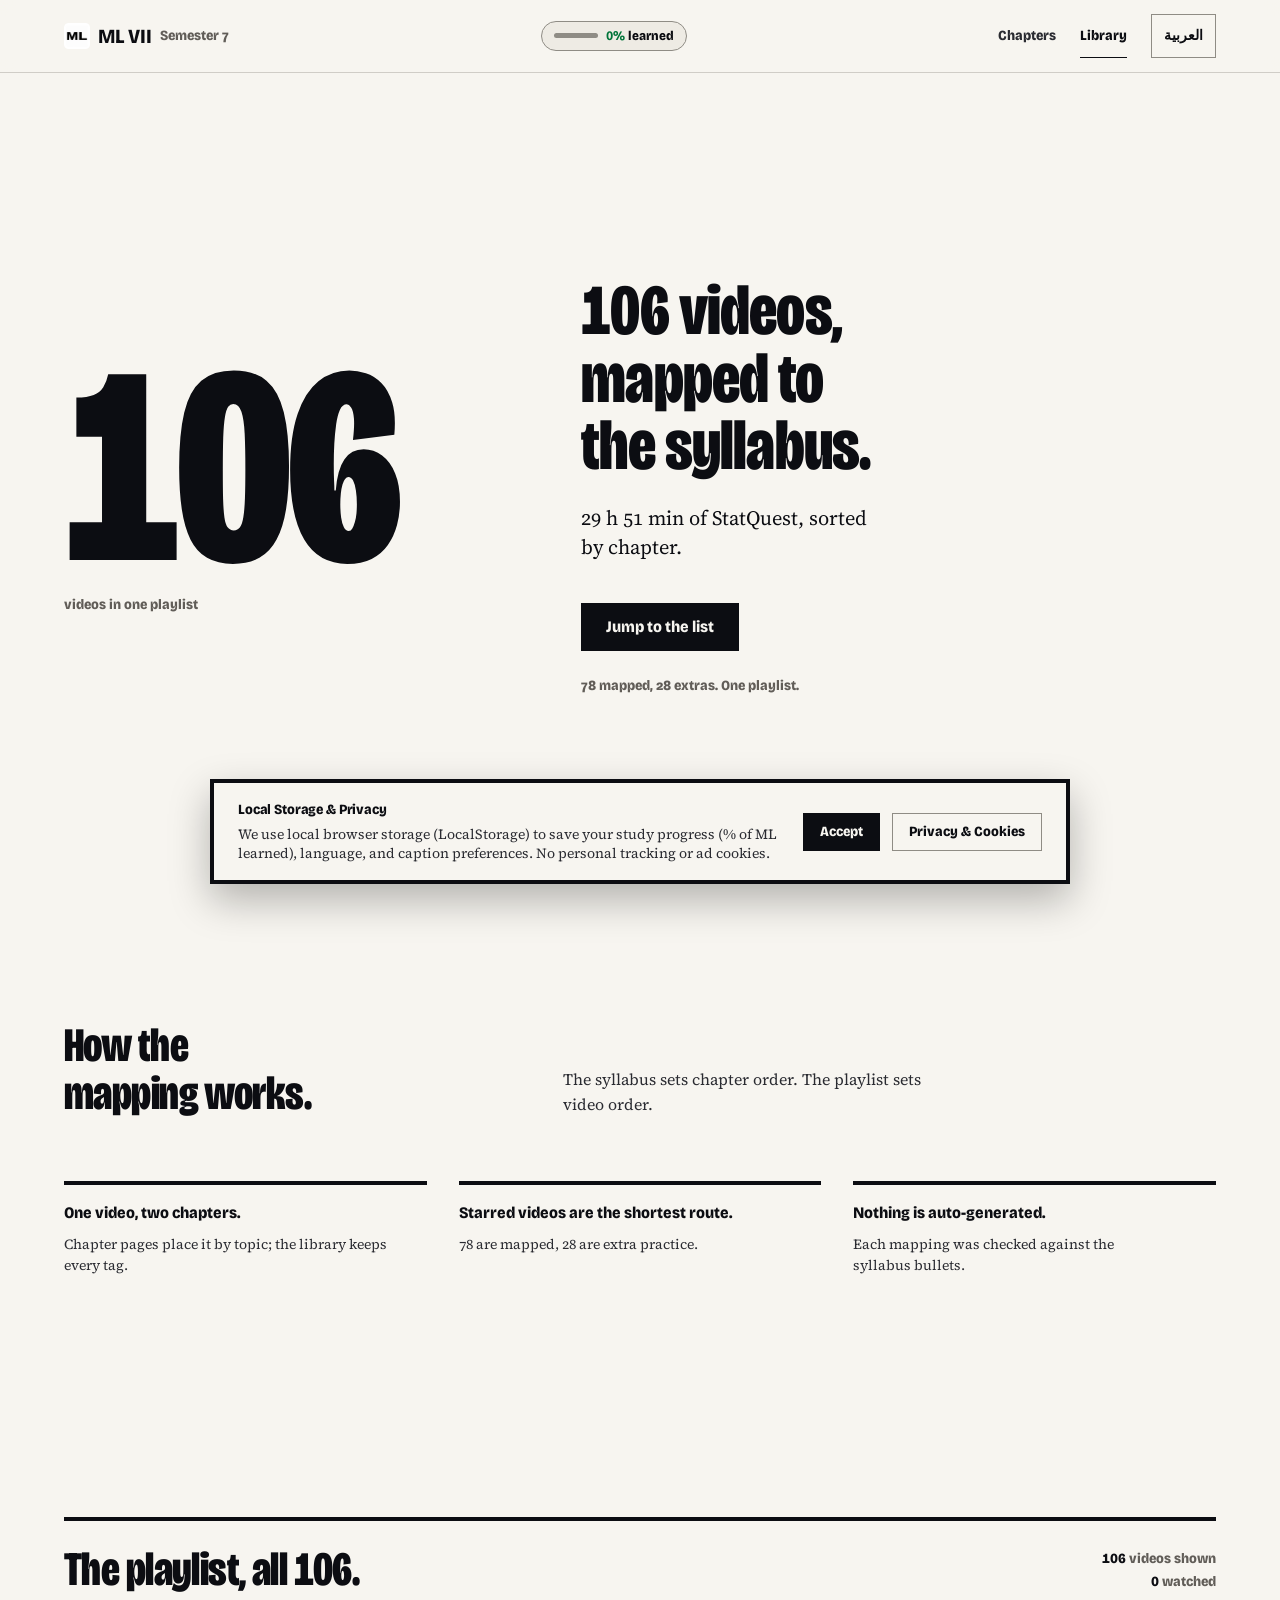
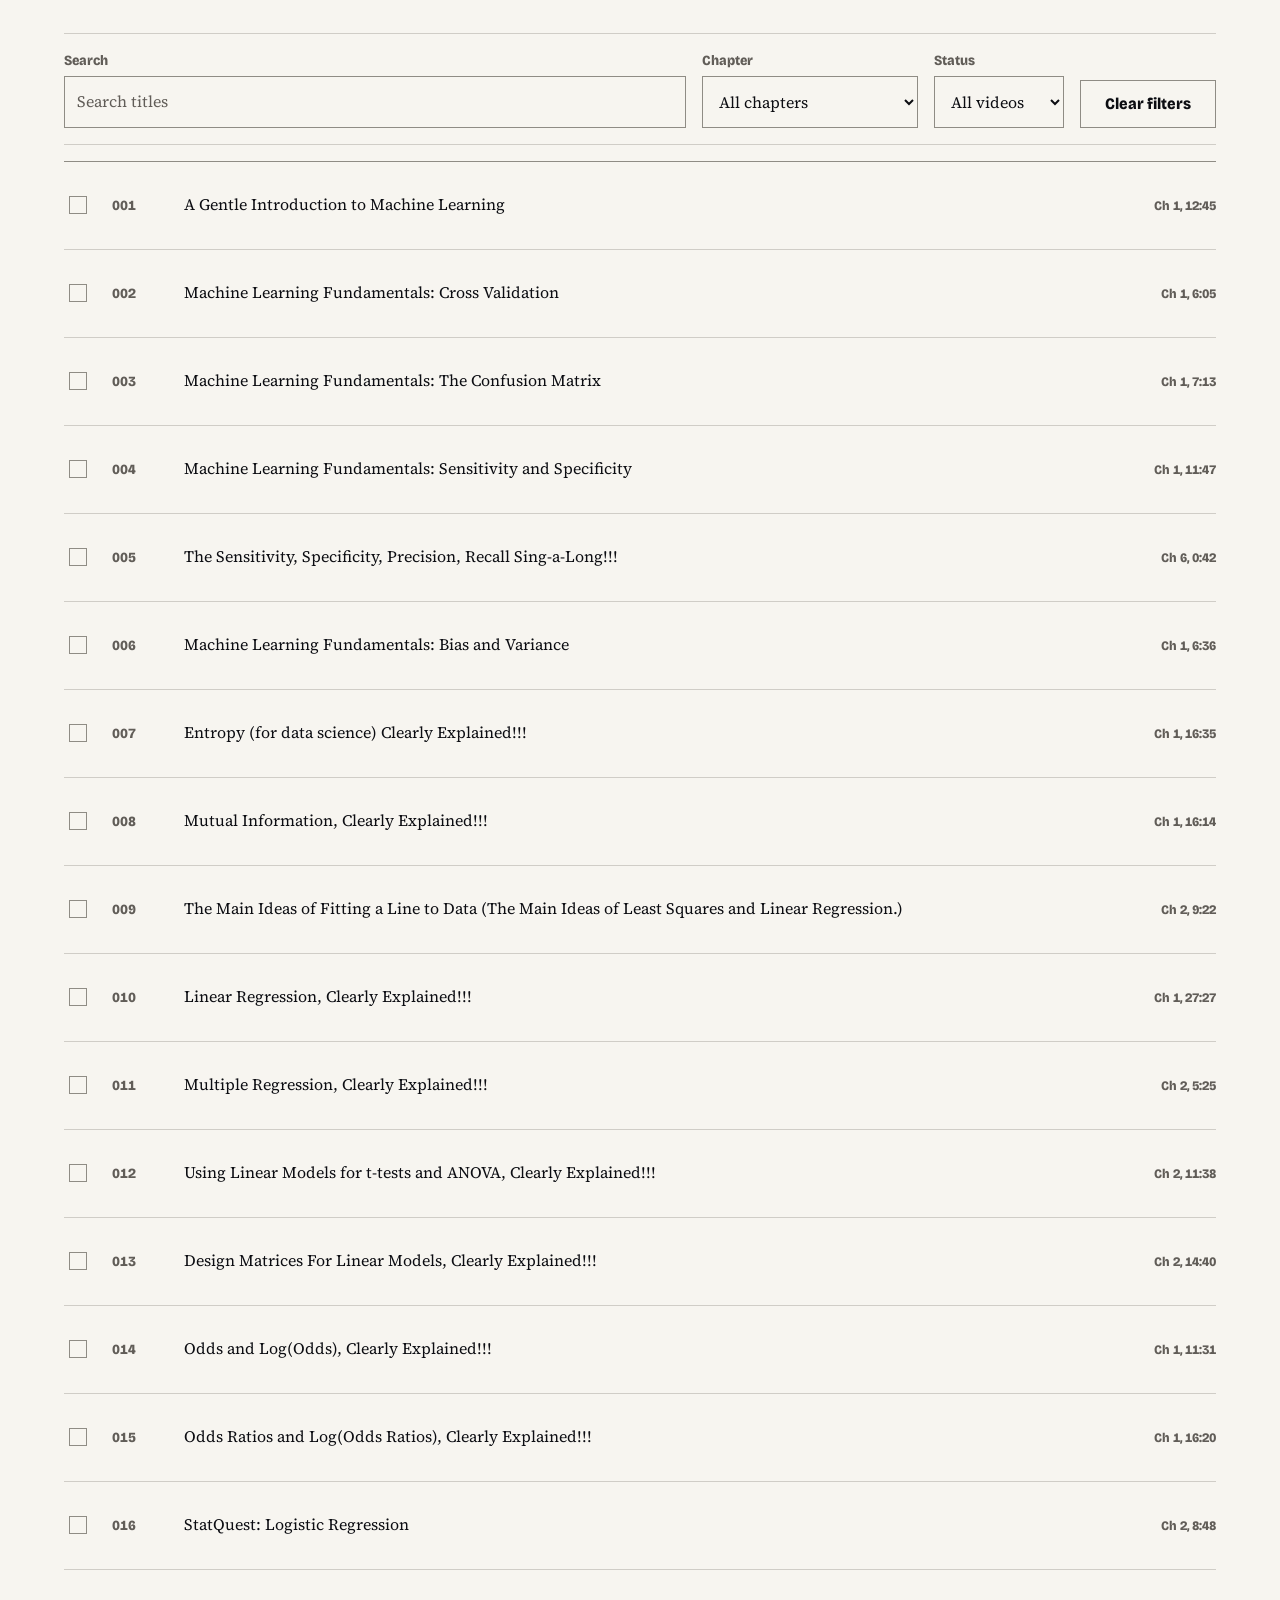
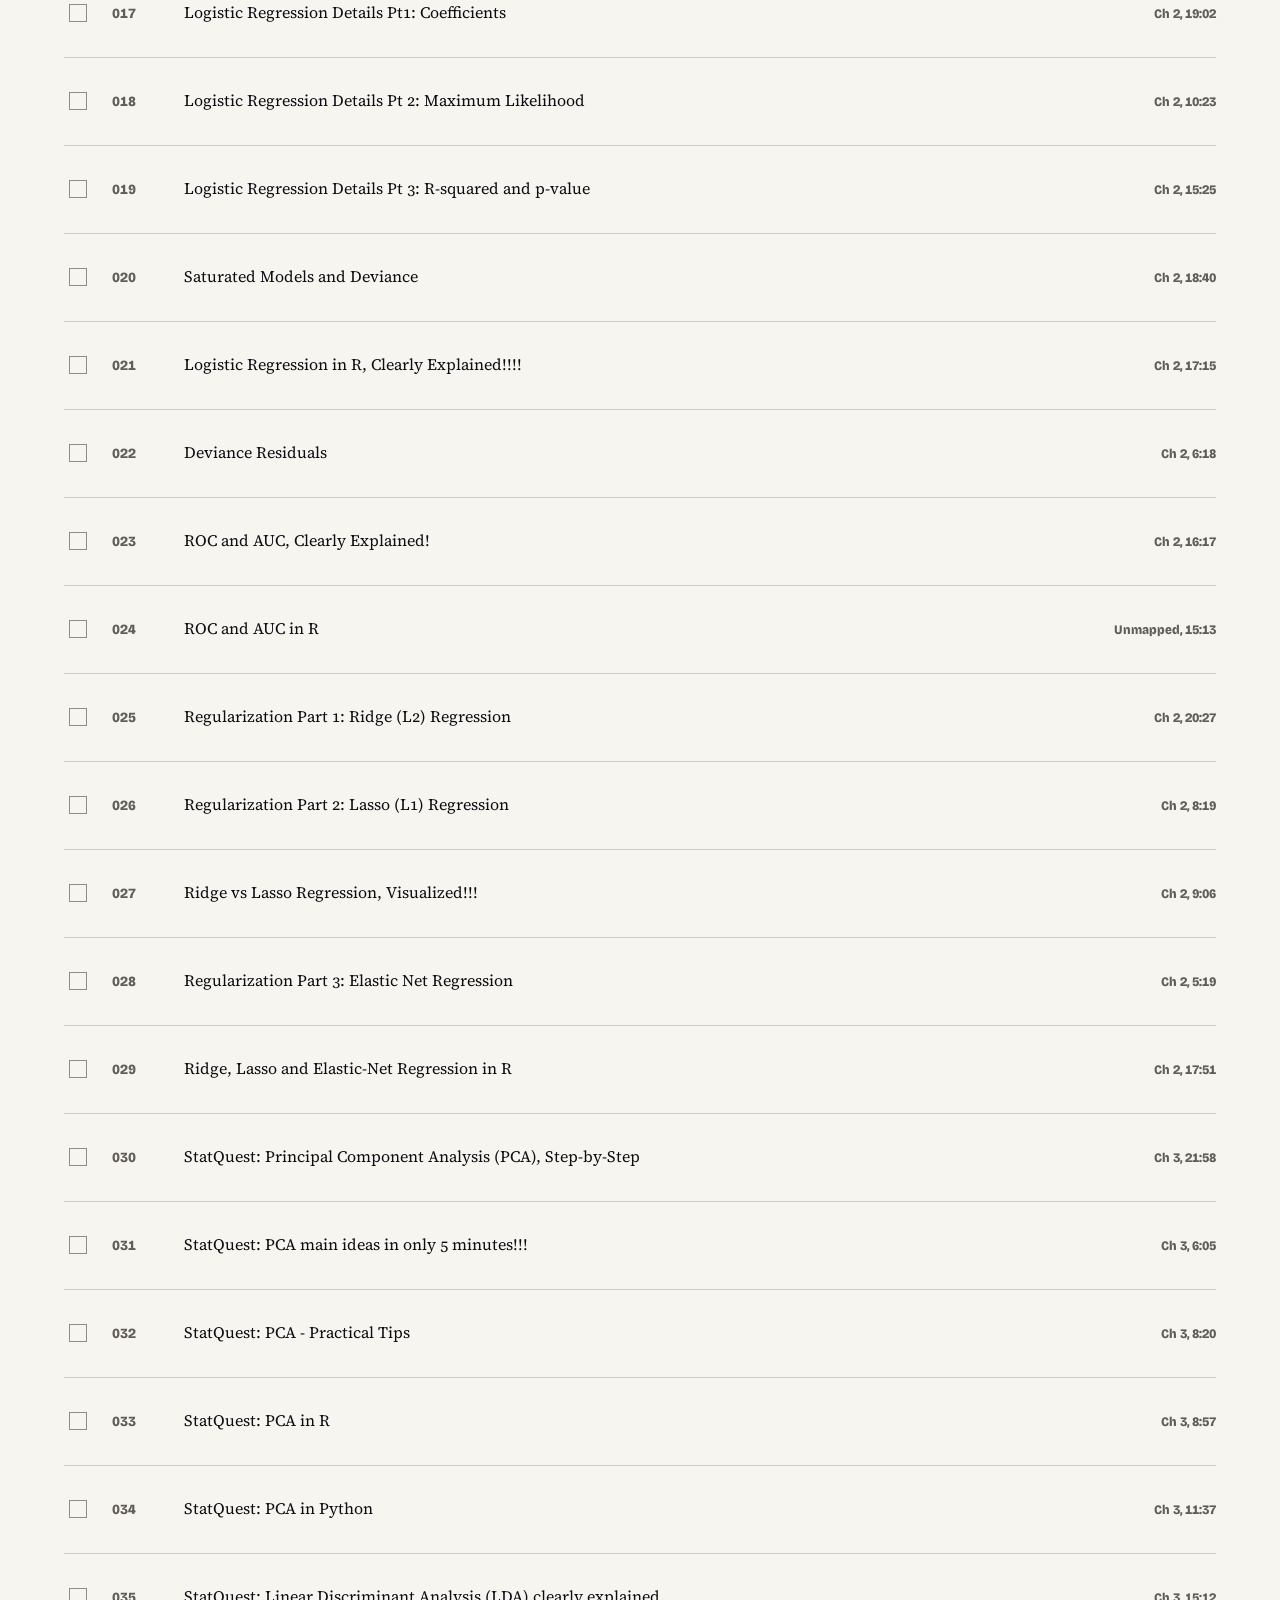
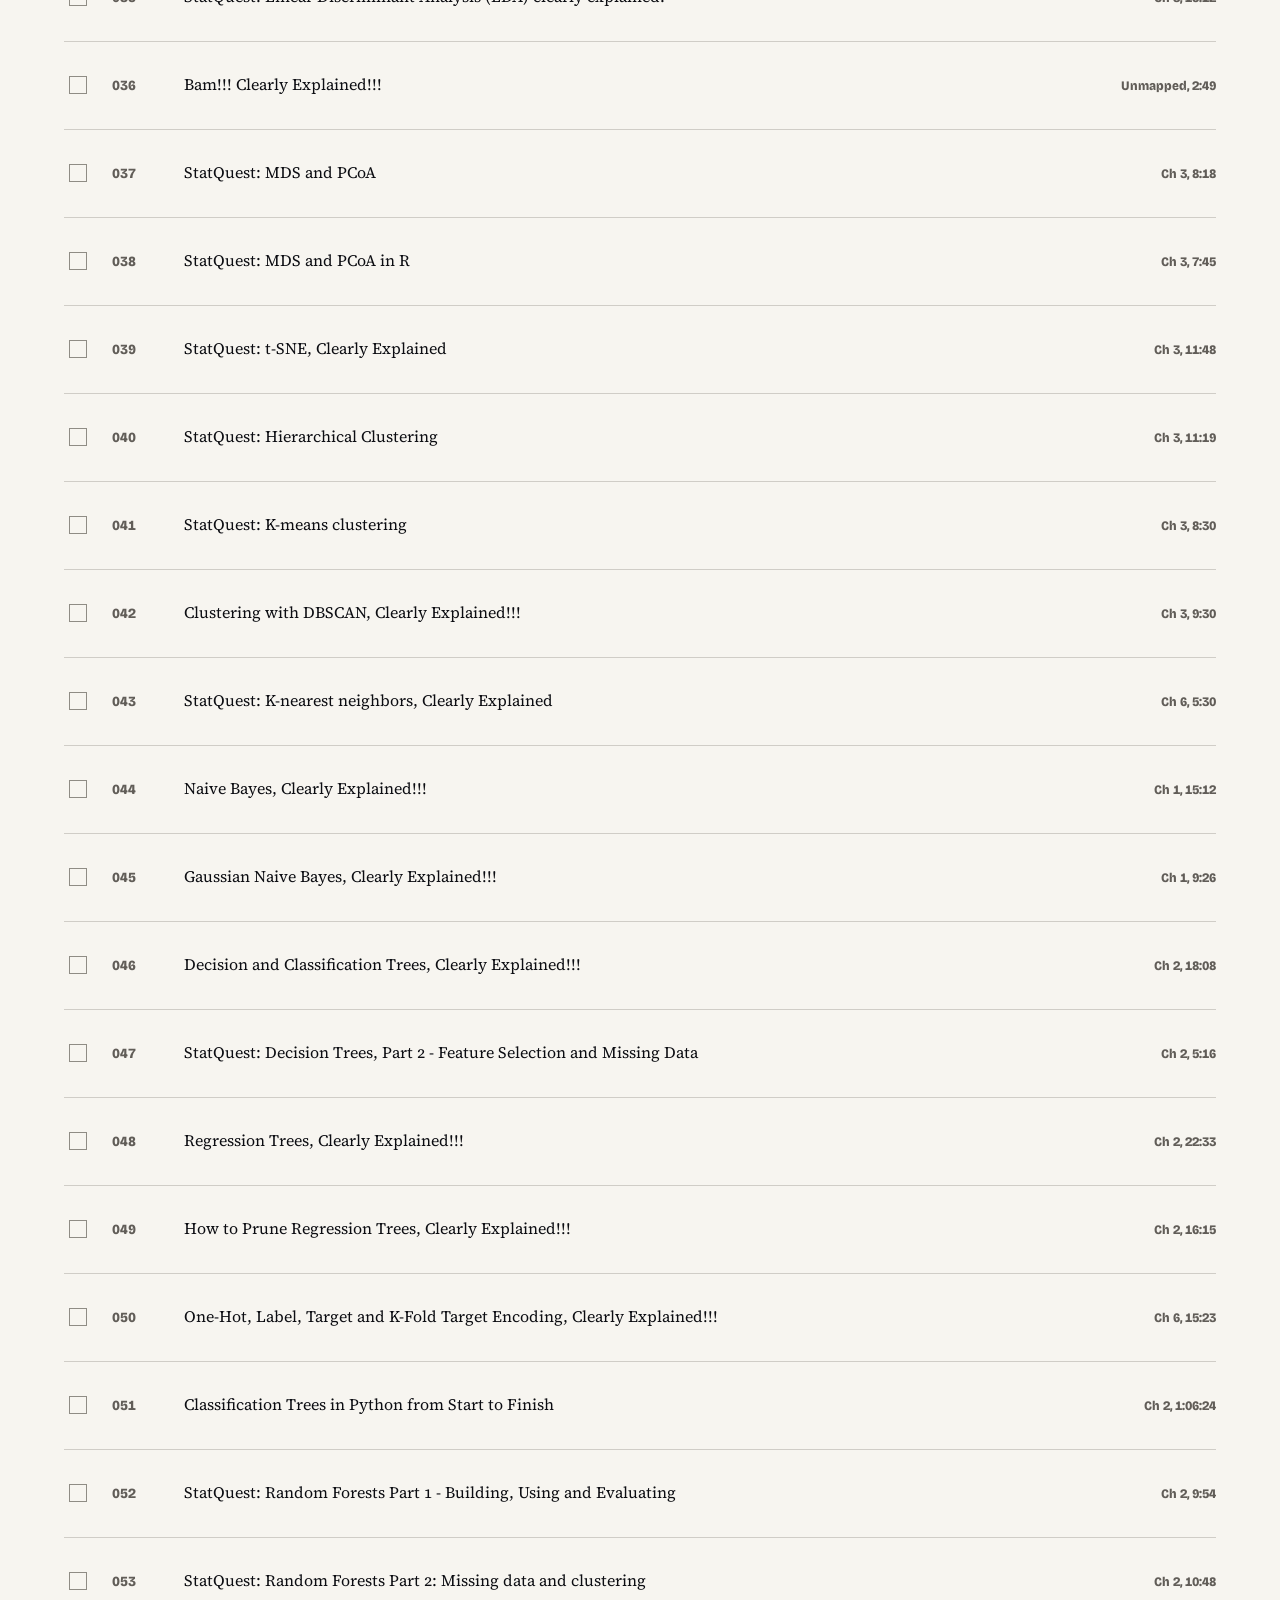
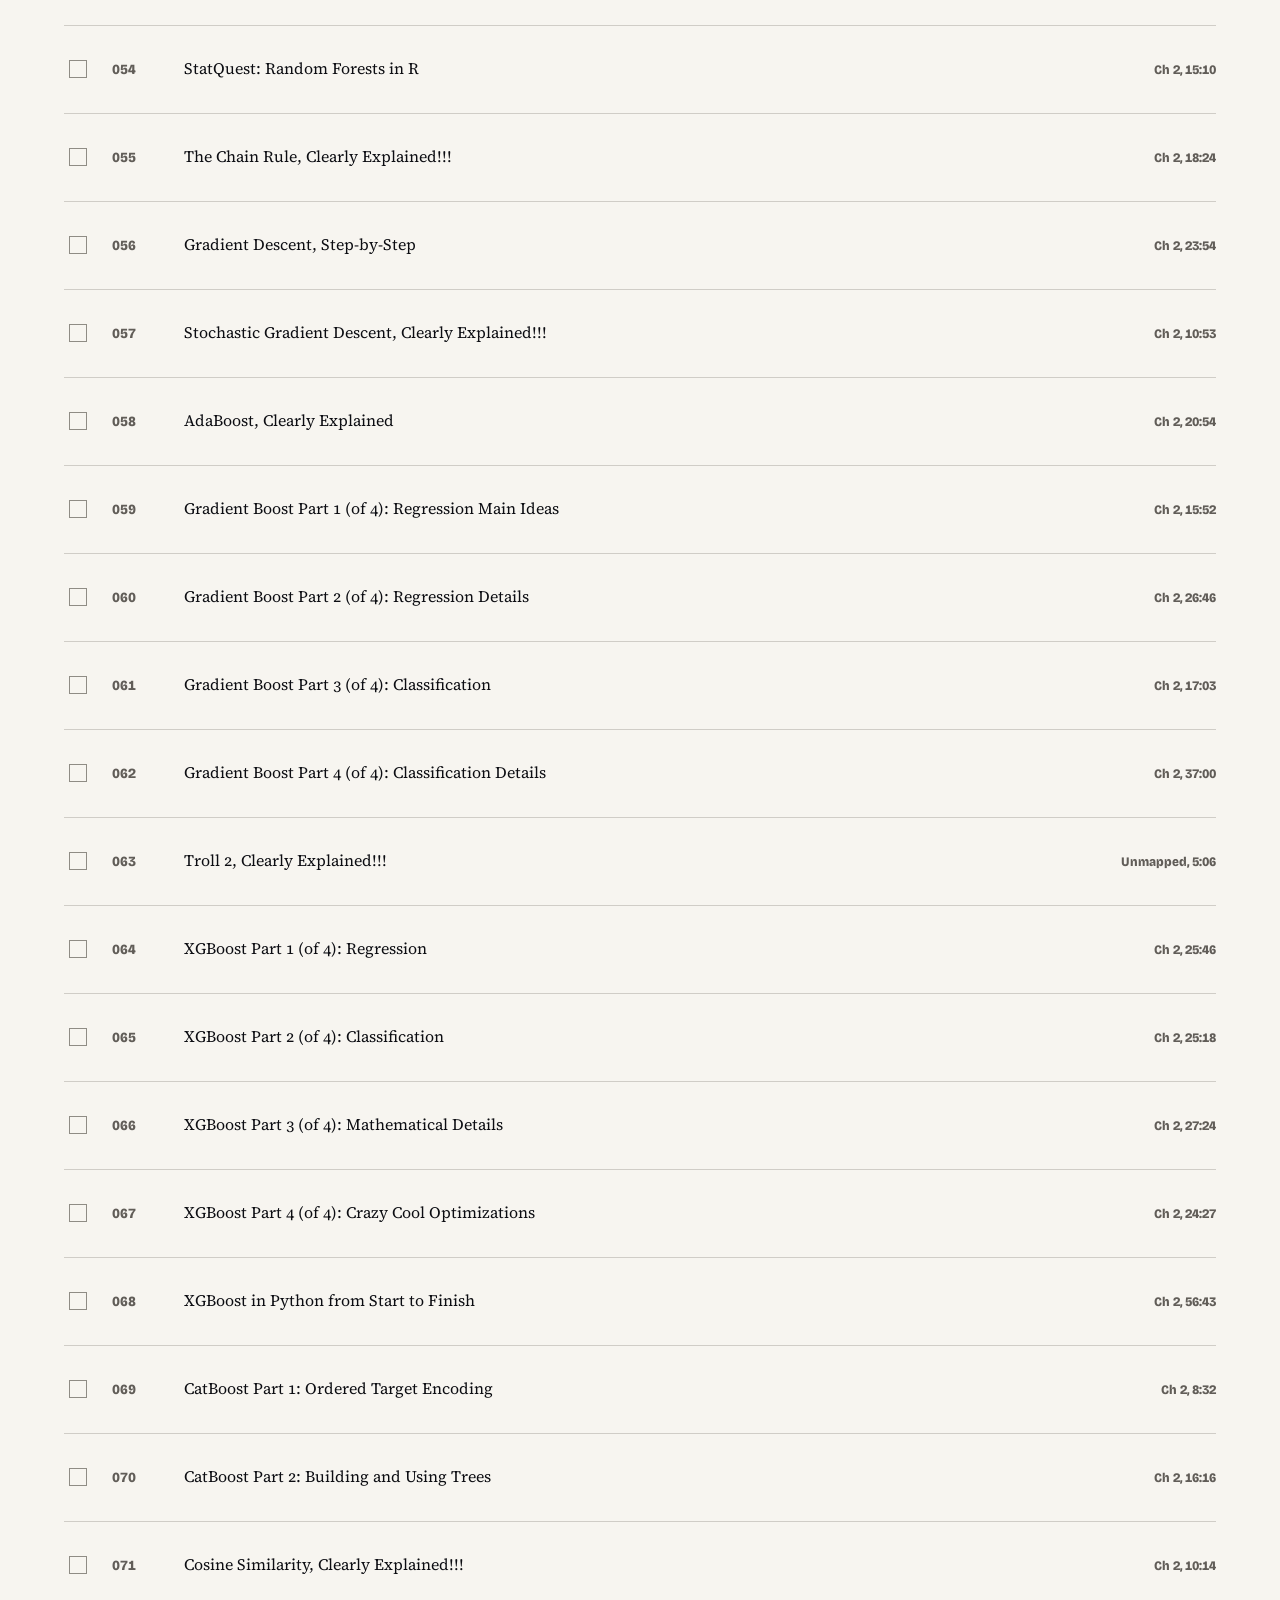
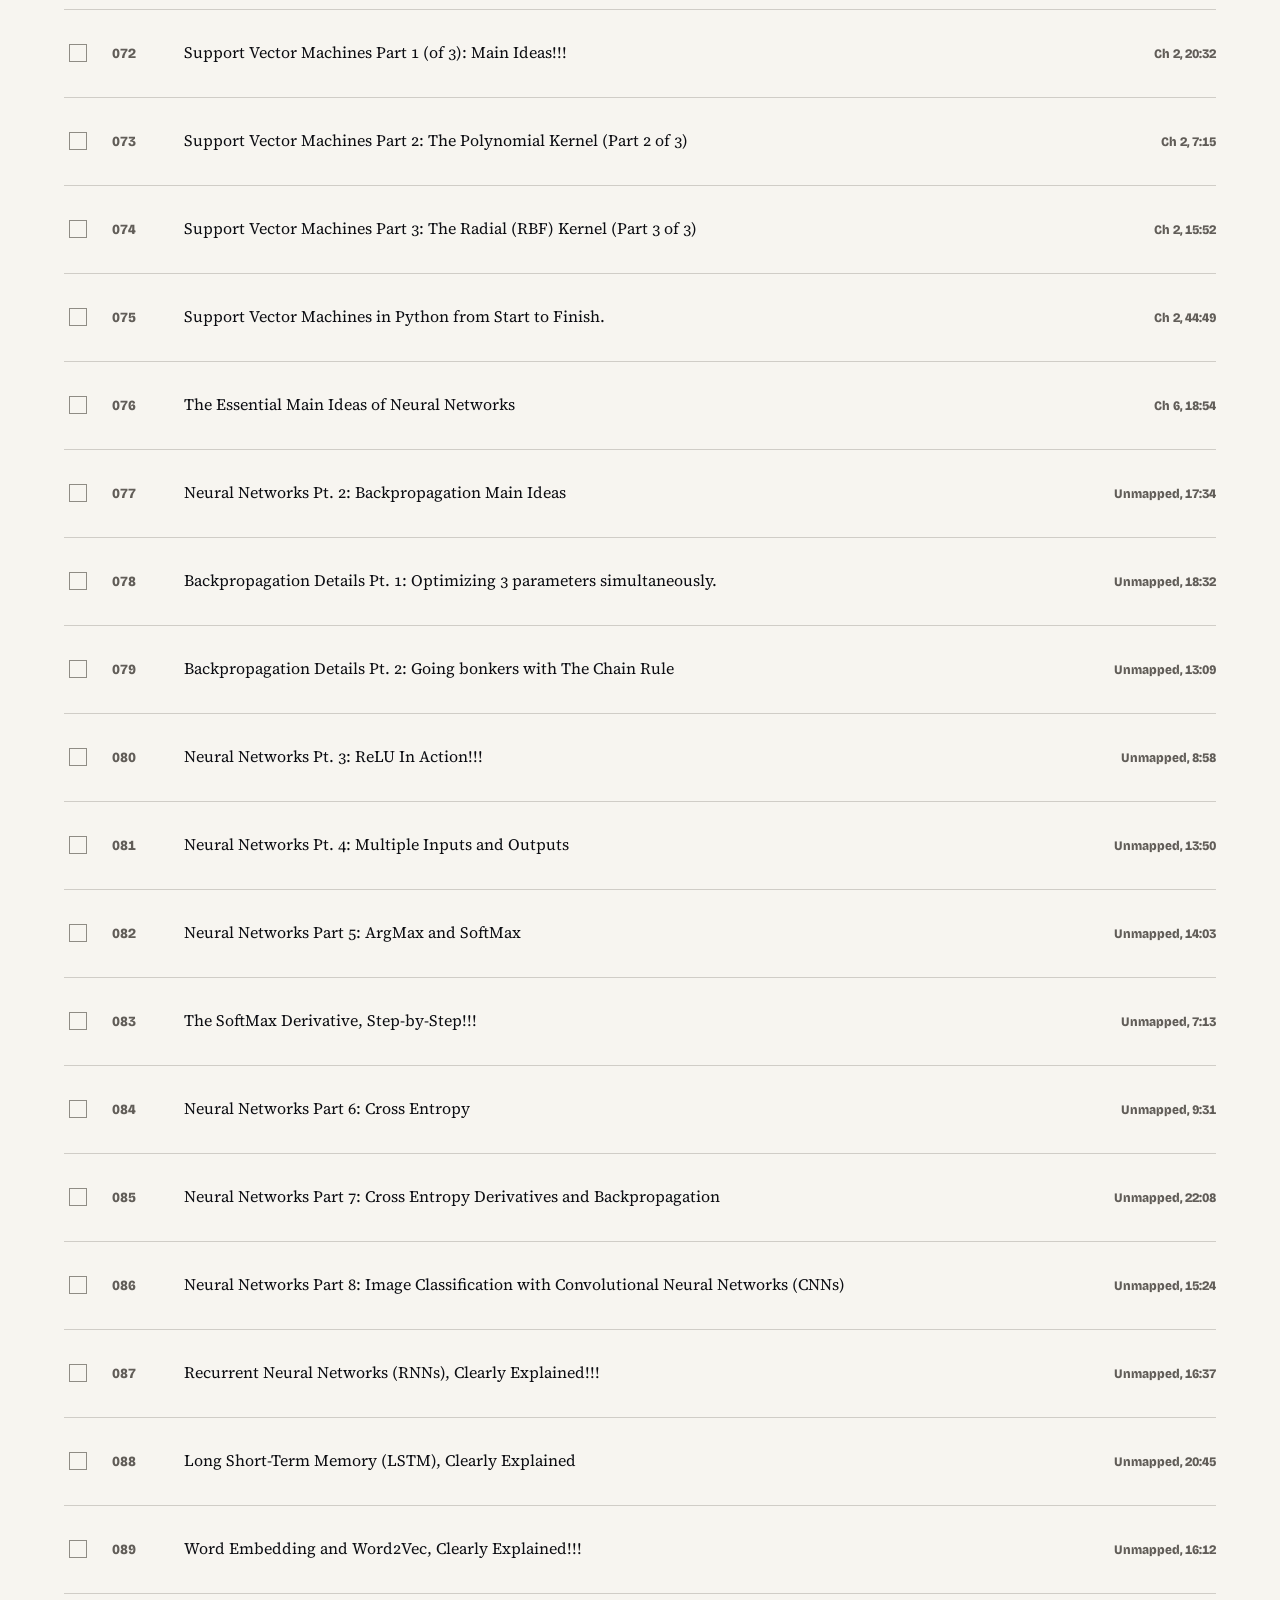
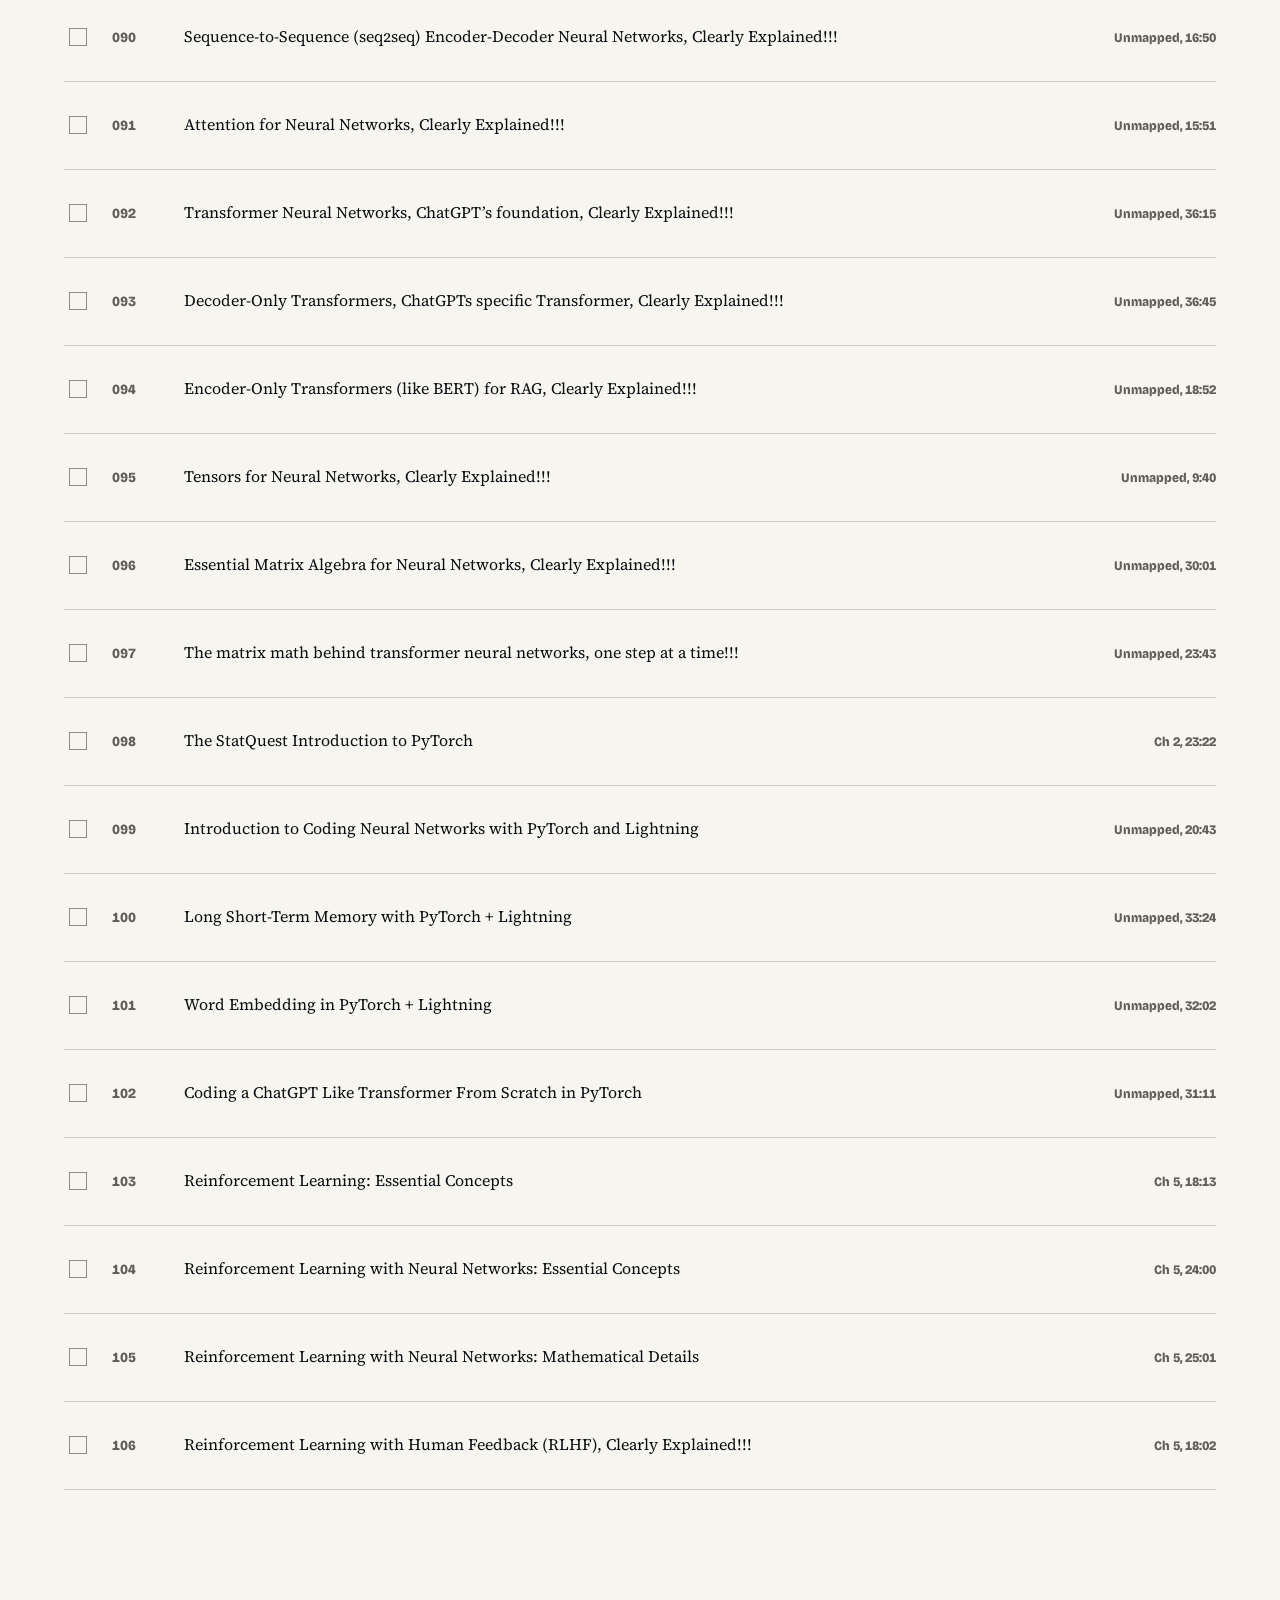
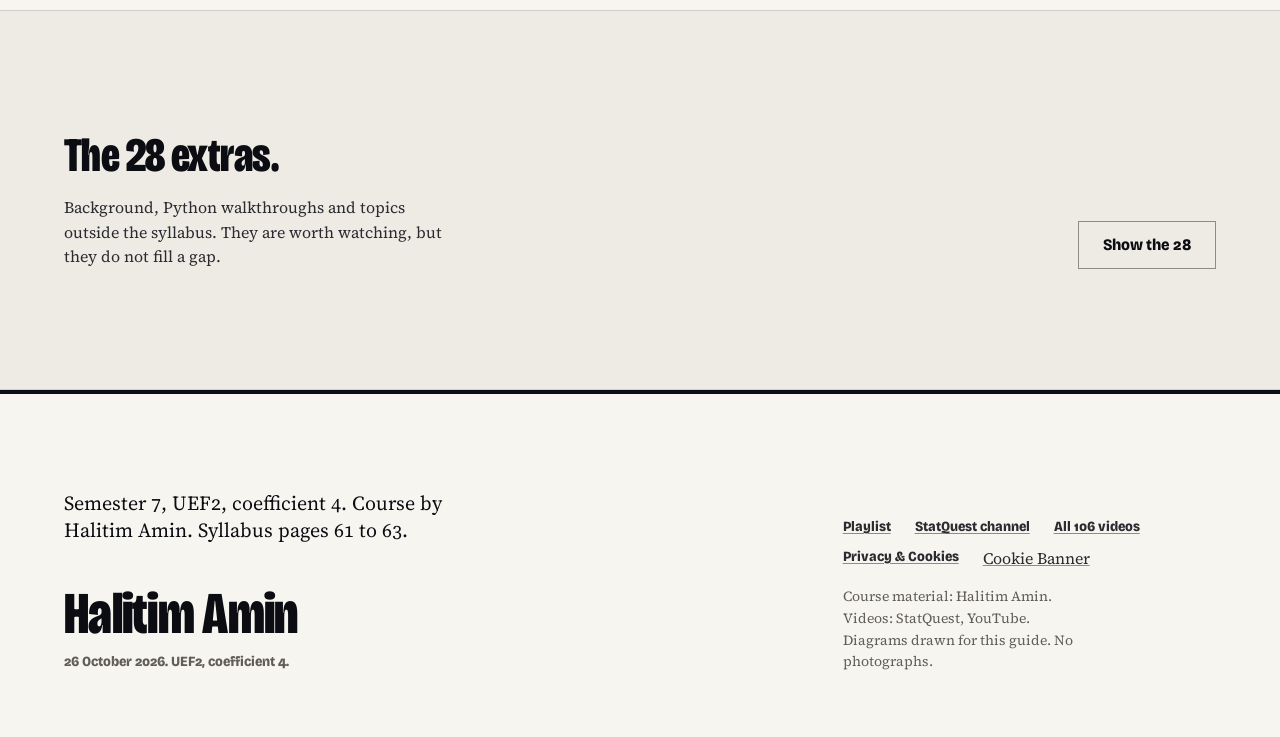
<file: library.html>
<!doctype html>
<html lang="en" dir="ltr" class="no-js">
<head>
  <meta charset="utf-8">
  <meta name="viewport" content="width=device-width, initial-scale=1">
  <title data-ar="كل فيديو في قائمة التشغيل · ML VII">Every video in the playlist · ML VII</title>
  <meta name="description" content="All 106 StatQuest machine learning videos, each mapped to a chapter of the Semester 7 syllabus or marked unmapped." data-ar-content="106 فيديوهات من StatQuest لتعلّم الآلة، كل واحد مرتبط بفصل من مقرر السابع أو موسوم بغير مرتبط.">
  <meta name="author" content="Halitim Amin">
  <link rel="icon" href="favicon.ico" sizes="any">
  <link rel="icon" type="image/png" sizes="32x32" href="assets/favicon-32x32.png">
  <link rel="icon" type="image/png" sizes="16x16" href="assets/favicon-16x16.png">
  <link rel="apple-touch-icon" href="assets/apple-touch-icon.png">
  <meta property="og:type" content="website">
  <meta property="og:title" content="Every video in the playlist · ML VII" data-ar-content="كل فيديو في قائمة التشغيل · ML VII">
  <meta property="og:description" content="All 106 StatQuest machine learning videos, each mapped to a chapter of the Semester 7 syllabus or marked unmapped." data-ar-content="106 فيديوهات من StatQuest لتعلّم الآلة، كل واحد مرتبط بفصل من مقرر السابع أو موسوم بغير مرتبط.">
  <meta property="og:image" content="assets/logo.png">
  <meta property="og:locale" content="en_DZ">
  <script>
    (function(){
      var d=document.documentElement;
      d.classList.remove('no-js');
      d.classList.add('js');
      try{
        var l=localStorage.getItem('ml7-lang');
        if(l==='ar'){d.lang='ar';d.dir='rtl';}
        if(localStorage.getItem('ml7-consent-v3')==='accepted'){
          d.classList.add('cookie-accepted');
        }
      }catch(e){}
    })();
  </script>
  <link rel="preconnect" href="https://fonts.googleapis.com">
  <link rel="preconnect" href="https://fonts.gstatic.com">
  <link href="https://fonts.googleapis.com/css2?family=Bricolage+Grotesque:opsz,wdth,wght@12..96,75..100,800&amp;family=IBM+Plex+Sans+Arabic:wght@400;700&amp;family=Source+Serif+4:opsz,wght@8..60,400&amp;display=swap" rel="stylesheet">
  <link rel="stylesheet" href="assets/site.css">
</head>
<body>
  <a class="skip" href="#main" data-ar="تجاوز إلى المحتوى">Skip to content</a>
  <header class="site-nav">
    <div class="container site-nav__inner">
      <a class="wordmark" href="index.html">
        <img class="wordmark__logo" src="assets/logo.png" alt="ML" width="28" height="28">
        ML VII <span data-ar="السداسي 7" dir="auto">Semester 7</span>
      </a>
      <div class="nav__progress" id="nav-progress" title="Your overall ML learning progress" data-ar-title="نسبة تقدّمك العامة في تعلّم الآلة" aria-label="Learning progress" data-ar-aria="نسبة التعلّم">
        <div class="nav__progress-track" aria-hidden="true"><div class="nav__progress-fill" id="nav-progress-fill" style="width: 0%;"></div></div>
        <span class="nav__progress-text"><strong id="nav-progress-num">0%</strong> <span data-ar="مكتمل">learned</span></span>
      </div>
      <nav class="site-nav__links" aria-label="Primary" data-ar-aria="التنقل الرئيسي">
        <a href="index.html#chapters" data-ar="الفصول">Chapters</a>
        <a href="library.html" aria-current="page" data-ar="المكتبة">Library</a>
        <button class="lang-toggle" type="button" data-lang-toggle aria-label="التبديل إلى العربية" lang="ar">العربية</button>
      </nav>
    </div>
  </header>
  <main id="main">
<section class="library-head">
    <div class="container library-head__grid">
      <div>
        <span class="library-figure" aria-hidden="true">106</span>
        <span class="library-figure__unit" data-ar="فيديو في قائمة واحدة">videos in one playlist</span>
      </div>
      <div class="library-head__copy">
        <h1 data-ar="106 فيديو، مرتبطة بالمقرر.">106 videos, mapped to the syllabus.</h1>
        <p class="lead" data-ar="29 س 51 د من StatQuest، مرتبة حسب الفصل.">29 h 51 min of StatQuest, sorted by chapter.</p>
        <div class="library-head__action"><a class="btn btn--primary" href="#library" data-ar="اذهب إلى القائمة">Jump to the list</a></div>
        <p class="library-head__meta" data-ar="78 مرتبطًا، 28 إضافيًا. قائمة واحدة.">78 mapped, 28 extras. One playlist.</p>
      </div>
    </div>
  </section>
<section class="mapping" aria-labelledby="mapping-title">
    <div class="container mapping__grid">
      <div class="mapping__head">
        <h2 id="mapping-title" data-ar="كيف يعمل الربط.">How the mapping works.</h2>
        <p data-ar="المقرر يحدد ترتيب الفصول، والقائمة تحدد ترتيب الفيديوهات.">The syllabus sets chapter order. The playlist sets video order.</p>
      </div>
      <ul class="mapping__points">
<li>
        <b data-ar="فيديو واحد، فصلان.">One video, two chapters.</b>
        <span data-ar="صفحات الفصول تضعها حسب الموضوع، والمكتبة تحفظ كل وسم.">Chapter pages place it by topic; the library keeps every tag.</span>
      </li>
<li>
        <b data-ar="الفيديوهات المميّزة هي أقصر طريق.">Starred videos are the shortest route.</b>
        <span data-ar="78 مرتبطًا، و28 للتمرين الإضافي.">78 are mapped, 28 are extra practice.</span>
      </li>
<li>
        <b data-ar="لا شيء مولّد آليًا.">Nothing is auto-generated.</b>
        <span data-ar="كل ربط تم التحقق منه مقابل بنود المقرر.">Each mapping was checked against the syllabus bullets.</span>
      </li>
      </ul>
    </div>
  </section>
<section class="library" id="library">
    <div class="container">
      <div class="library__head">
        <h2 data-ar="قائمة التشغيل، 106 كلها.">The playlist, all 106.</h2>
        <p class="library__count" aria-live="polite">
          <span><output id="lib-visible">106</output> <span data-ar="فيديو معروض">videos shown</span></span>
          <span><output id="lib-watched">0</output> <span data-ar="تمت مشاهدته">watched</span></span>
        </p>
      </div>
      <form class="filters" role="search" aria-label="Filter videos" data-ar-aria="رشّح الفيديوهات">
        <div class="field field--search">
          <label for="lib-search" data-ar="ابحث">Search</label>
          <input id="lib-search" type="search" placeholder="Search titles" data-ar-placeholder="ابحث في العناوين" autocomplete="off">
        </div>
        <div class="field">
          <label for="lib-chapter" data-ar="الفصل">Chapter</label>
          <select id="lib-chapter">
            <option value="all" data-ar="كل الفصول">All chapters</option>
<option value="1" data-ar="1، المقدمة">1, Introduction</option>
<option value="2" data-ar="2، الموجّه">2, Supervised</option>
<option value="3" data-ar="3، غير الموجّه">3, Unsupervised</option>
<option value="4" data-ar="4، متخصصة">4, Specialized</option>
<option value="5" data-ar="5، شبه موجّه، معزّز">5, Semi-supervised, RL</option>
<option value="6" data-ar="6، الخصائص، الشذوذ">6, Features, anomalies</option>
<option value="7" data-ar="7، التوصية">7, Recommenders</option>
<option value="8" data-ar="8، الخصوصية، الأخلاقيات">8, Privacy, ethics</option>
            <option value="none" data-ar="غير مرتبط">Not mapped</option>
          </select>
        </div>
        <div class="field">
          <label for="lib-status" data-ar="الحالة">Status</label>
          <select id="lib-status">
            <option value="all" data-ar="كل الفيديوهات">All videos</option>
            <option value="unwatched" data-ar="غير المشاهدة">Unwatched</option>
            <option value="watched" data-ar="المشاهدة">Watched</option>
          </select>
        </div>
        <button class="btn btn--quiet filters__reset" type="button" id="lib-reset" data-ar="امسح المرشّحات">Clear filters</button>
      </form>
      <p class="no-js-note" data-ar="البحث والتقدّم يحتاجان JavaScript. القائمة الكاملة أدناه.">Search and progress need JavaScript. The full list is below.</p>
      <ul class="lib">
<li class="lib__row" data-n="1" data-title="A Gentle Introduction to Machine Learning" data-chapters="1">
      <label class="watch">
        <input type="checkbox" data-watch="1" aria-label="Mark A Gentle Introduction to Machine Learning as watched" data-ar-aria="علّم A Gentle Introduction to Machine Learning كمشاهد">
        <span class="watch__box" aria-hidden="true"></span>
      </label>
      <span class="lib__n">001</span>
      <a class="lib__play" href="https://www.youtube.com/watch?v=Gv9_4yMHFhI" data-video="1">
        <span class="lib__title">A Gentle Introduction to Machine Learning</span>
        <span class="lib__meta" data-ar="ف 1، 12:45">Ch 1, 12:45</span>
      </a>
    </li>
<li class="lib__row" data-n="2" data-title="Machine Learning Fundamentals: Cross Validation" data-chapters="1">
      <label class="watch">
        <input type="checkbox" data-watch="2" aria-label="Mark Machine Learning Fundamentals: Cross Validation as watched" data-ar-aria="علّم Machine Learning Fundamentals: Cross Validation كمشاهد">
        <span class="watch__box" aria-hidden="true"></span>
      </label>
      <span class="lib__n">002</span>
      <a class="lib__play" href="https://www.youtube.com/watch?v=fSytzGwwBVw" data-video="2">
        <span class="lib__title">Machine Learning Fundamentals: Cross Validation</span>
        <span class="lib__meta" data-ar="ف 1، 6:05">Ch 1, 6:05</span>
      </a>
    </li>
<li class="lib__row" data-n="3" data-title="Machine Learning Fundamentals: The Confusion Matrix" data-chapters="1 6">
      <label class="watch">
        <input type="checkbox" data-watch="3" aria-label="Mark Machine Learning Fundamentals: The Confusion Matrix as watched" data-ar-aria="علّم Machine Learning Fundamentals: The Confusion Matrix كمشاهد">
        <span class="watch__box" aria-hidden="true"></span>
      </label>
      <span class="lib__n">003</span>
      <a class="lib__play" href="https://www.youtube.com/watch?v=Kdsp6soqA7o" data-video="3">
        <span class="lib__title">Machine Learning Fundamentals: The Confusion Matrix</span>
        <span class="lib__meta" data-ar="ف 1، 7:13">Ch 1, 7:13</span>
      </a>
    </li>
<li class="lib__row" data-n="4" data-title="Machine Learning Fundamentals: Sensitivity and Specificity" data-chapters="1">
      <label class="watch">
        <input type="checkbox" data-watch="4" aria-label="Mark Machine Learning Fundamentals: Sensitivity and Specificity as watched" data-ar-aria="علّم Machine Learning Fundamentals: Sensitivity and Specificity كمشاهد">
        <span class="watch__box" aria-hidden="true"></span>
      </label>
      <span class="lib__n">004</span>
      <a class="lib__play" href="https://www.youtube.com/watch?v=vP06aMoz4v8" data-video="4">
        <span class="lib__title">Machine Learning Fundamentals: Sensitivity and Specificity</span>
        <span class="lib__meta" data-ar="ف 1، 11:47">Ch 1, 11:47</span>
      </a>
    </li>
<li class="lib__row" data-n="5" data-title="The Sensitivity, Specificity, Precision, Recall Sing-a-Long!!!" data-chapters="6">
      <label class="watch">
        <input type="checkbox" data-watch="5" aria-label="Mark The Sensitivity, Specificity, Precision, Recall Sing-a-Long!!! as watched" data-ar-aria="علّم The Sensitivity, Specificity, Precision, Recall Sing-a-Long!!! كمشاهد">
        <span class="watch__box" aria-hidden="true"></span>
      </label>
      <span class="lib__n">005</span>
      <a class="lib__play" href="https://www.youtube.com/watch?v=PWvfrTgaPBI" data-video="5">
        <span class="lib__title">The Sensitivity, Specificity, Precision, Recall Sing-a-Long!!!</span>
        <span class="lib__meta" data-ar="ف 6، 0:42">Ch 6, 0:42</span>
      </a>
    </li>
<li class="lib__row" data-n="6" data-title="Machine Learning Fundamentals: Bias and Variance" data-chapters="1">
      <label class="watch">
        <input type="checkbox" data-watch="6" aria-label="Mark Machine Learning Fundamentals: Bias and Variance as watched" data-ar-aria="علّم Machine Learning Fundamentals: Bias and Variance كمشاهد">
        <span class="watch__box" aria-hidden="true"></span>
      </label>
      <span class="lib__n">006</span>
      <a class="lib__play" href="https://www.youtube.com/watch?v=EuBBz3bI-aA" data-video="6">
        <span class="lib__title">Machine Learning Fundamentals: Bias and Variance</span>
        <span class="lib__meta" data-ar="ف 1، 6:36">Ch 1, 6:36</span>
      </a>
    </li>
<li class="lib__row" data-n="7" data-title="Entropy (for data science) Clearly Explained!!!" data-chapters="1 6">
      <label class="watch">
        <input type="checkbox" data-watch="7" aria-label="Mark Entropy (for data science) Clearly Explained!!! as watched" data-ar-aria="علّم Entropy (for data science) Clearly Explained!!! كمشاهد">
        <span class="watch__box" aria-hidden="true"></span>
      </label>
      <span class="lib__n">007</span>
      <a class="lib__play" href="https://www.youtube.com/watch?v=YtebGVx-Fxw" data-video="7">
        <span class="lib__title">Entropy (for data science) Clearly Explained!!!</span>
        <span class="lib__meta" data-ar="ف 1، 16:35">Ch 1, 16:35</span>
      </a>
    </li>
<li class="lib__row" data-n="8" data-title="Mutual Information, Clearly Explained!!!" data-chapters="1 3 6">
      <label class="watch">
        <input type="checkbox" data-watch="8" aria-label="Mark Mutual Information, Clearly Explained!!! as watched" data-ar-aria="علّم Mutual Information, Clearly Explained!!! كمشاهد">
        <span class="watch__box" aria-hidden="true"></span>
      </label>
      <span class="lib__n">008</span>
      <a class="lib__play" href="https://www.youtube.com/watch?v=eJIp_mgVLwE" data-video="8">
        <span class="lib__title">Mutual Information, Clearly Explained!!!</span>
        <span class="lib__meta" data-ar="ف 1، 16:14">Ch 1, 16:14</span>
      </a>
    </li>
<li class="lib__row" data-n="9" data-title="The Main Ideas of Fitting a Line to Data (The Main Ideas of Least Squares and Linear Regression.)" data-chapters="2">
      <label class="watch">
        <input type="checkbox" data-watch="9" aria-label="Mark The Main Ideas of Fitting a Line to Data (The Main Ideas of Least Squares and Linear Regression.) as watched" data-ar-aria="علّم The Main Ideas of Fitting a Line to Data (The Main Ideas of Least Squares and Linear Regression.) كمشاهد">
        <span class="watch__box" aria-hidden="true"></span>
      </label>
      <span class="lib__n">009</span>
      <a class="lib__play" href="https://www.youtube.com/watch?v=PaFPbb66DxQ" data-video="9">
        <span class="lib__title">The Main Ideas of Fitting a Line to Data (The Main Ideas of Least Squares and Linear Regression.)</span>
        <span class="lib__meta" data-ar="ف 2، 9:22">Ch 2, 9:22</span>
      </a>
    </li>
<li class="lib__row" data-n="10" data-title="Linear Regression, Clearly Explained!!!" data-chapters="1 2 7">
      <label class="watch">
        <input type="checkbox" data-watch="10" aria-label="Mark Linear Regression, Clearly Explained!!! as watched" data-ar-aria="علّم Linear Regression, Clearly Explained!!! كمشاهد">
        <span class="watch__box" aria-hidden="true"></span>
      </label>
      <span class="lib__n">010</span>
      <a class="lib__play" href="https://www.youtube.com/watch?v=7ArmBVF2dCs" data-video="10">
        <span class="lib__title">Linear Regression, Clearly Explained!!!</span>
        <span class="lib__meta" data-ar="ف 1، 27:27">Ch 1, 27:27</span>
      </a>
    </li>
<li class="lib__row" data-n="11" data-title="Multiple Regression, Clearly Explained!!!" data-chapters="2">
      <label class="watch">
        <input type="checkbox" data-watch="11" aria-label="Mark Multiple Regression, Clearly Explained!!! as watched" data-ar-aria="علّم Multiple Regression, Clearly Explained!!! كمشاهد">
        <span class="watch__box" aria-hidden="true"></span>
      </label>
      <span class="lib__n">011</span>
      <a class="lib__play" href="https://www.youtube.com/watch?v=zITIFTsivN8" data-video="11">
        <span class="lib__title">Multiple Regression, Clearly Explained!!!</span>
        <span class="lib__meta" data-ar="ف 2، 5:25">Ch 2, 5:25</span>
      </a>
    </li>
<li class="lib__row" data-n="12" data-title="Using Linear Models for t-tests and ANOVA, Clearly Explained!!!" data-chapters="2">
      <label class="watch">
        <input type="checkbox" data-watch="12" aria-label="Mark Using Linear Models for t-tests and ANOVA, Clearly Explained!!! as watched" data-ar-aria="علّم Using Linear Models for t-tests and ANOVA, Clearly Explained!!! كمشاهد">
        <span class="watch__box" aria-hidden="true"></span>
      </label>
      <span class="lib__n">012</span>
      <a class="lib__play" href="https://www.youtube.com/watch?v=NF5_btOaCig" data-video="12">
        <span class="lib__title">Using Linear Models for t-tests and ANOVA, Clearly Explained!!!</span>
        <span class="lib__meta" data-ar="ف 2، 11:38">Ch 2, 11:38</span>
      </a>
    </li>
<li class="lib__row" data-n="13" data-title="Design Matrices For Linear Models, Clearly Explained!!!" data-chapters="2">
      <label class="watch">
        <input type="checkbox" data-watch="13" aria-label="Mark Design Matrices For Linear Models, Clearly Explained!!! as watched" data-ar-aria="علّم Design Matrices For Linear Models, Clearly Explained!!! كمشاهد">
        <span class="watch__box" aria-hidden="true"></span>
      </label>
      <span class="lib__n">013</span>
      <a class="lib__play" href="https://www.youtube.com/watch?v=CqLGvwi-5Pc" data-video="13">
        <span class="lib__title">Design Matrices For Linear Models, Clearly Explained!!!</span>
        <span class="lib__meta" data-ar="ف 2، 14:40">Ch 2, 14:40</span>
      </a>
    </li>
<li class="lib__row" data-n="14" data-title="Odds and Log(Odds), Clearly Explained!!!" data-chapters="1">
      <label class="watch">
        <input type="checkbox" data-watch="14" aria-label="Mark Odds and Log(Odds), Clearly Explained!!! as watched" data-ar-aria="علّم Odds and Log(Odds), Clearly Explained!!! كمشاهد">
        <span class="watch__box" aria-hidden="true"></span>
      </label>
      <span class="lib__n">014</span>
      <a class="lib__play" href="https://www.youtube.com/watch?v=ARfXDSkQf1Y" data-video="14">
        <span class="lib__title">Odds and Log(Odds), Clearly Explained!!!</span>
        <span class="lib__meta" data-ar="ف 1، 11:31">Ch 1, 11:31</span>
      </a>
    </li>
<li class="lib__row" data-n="15" data-title="Odds Ratios and Log(Odds Ratios), Clearly Explained!!!" data-chapters="1">
      <label class="watch">
        <input type="checkbox" data-watch="15" aria-label="Mark Odds Ratios and Log(Odds Ratios), Clearly Explained!!! as watched" data-ar-aria="علّم Odds Ratios and Log(Odds Ratios), Clearly Explained!!! كمشاهد">
        <span class="watch__box" aria-hidden="true"></span>
      </label>
      <span class="lib__n">015</span>
      <a class="lib__play" href="https://www.youtube.com/watch?v=8nm0G-1uJzA" data-video="15">
        <span class="lib__title">Odds Ratios and Log(Odds Ratios), Clearly Explained!!!</span>
        <span class="lib__meta" data-ar="ف 1، 16:20">Ch 1, 16:20</span>
      </a>
    </li>
<li class="lib__row" data-n="16" data-title="StatQuest: Logistic Regression" data-chapters="2 4">
      <label class="watch">
        <input type="checkbox" data-watch="16" aria-label="Mark StatQuest: Logistic Regression as watched" data-ar-aria="علّم StatQuest: Logistic Regression كمشاهد">
        <span class="watch__box" aria-hidden="true"></span>
      </label>
      <span class="lib__n">016</span>
      <a class="lib__play" href="https://www.youtube.com/watch?v=yIYKR4sgzI8" data-video="16">
        <span class="lib__title">StatQuest: Logistic Regression</span>
        <span class="lib__meta" data-ar="ف 2، 8:48">Ch 2, 8:48</span>
      </a>
    </li>
<li class="lib__row" data-n="17" data-title="Logistic Regression Details Pt1: Coefficients" data-chapters="2">
      <label class="watch">
        <input type="checkbox" data-watch="17" aria-label="Mark Logistic Regression Details Pt1: Coefficients as watched" data-ar-aria="علّم Logistic Regression Details Pt1: Coefficients كمشاهد">
        <span class="watch__box" aria-hidden="true"></span>
      </label>
      <span class="lib__n">017</span>
      <a class="lib__play" href="https://www.youtube.com/watch?v=vN5cNN2-HWE" data-video="17">
        <span class="lib__title">Logistic Regression Details Pt1: Coefficients</span>
        <span class="lib__meta" data-ar="ف 2، 19:02">Ch 2, 19:02</span>
      </a>
    </li>
<li class="lib__row" data-n="18" data-title="Logistic Regression Details Pt 2: Maximum Likelihood" data-chapters="2">
      <label class="watch">
        <input type="checkbox" data-watch="18" aria-label="Mark Logistic Regression Details Pt 2: Maximum Likelihood as watched" data-ar-aria="علّم Logistic Regression Details Pt 2: Maximum Likelihood كمشاهد">
        <span class="watch__box" aria-hidden="true"></span>
      </label>
      <span class="lib__n">018</span>
      <a class="lib__play" href="https://www.youtube.com/watch?v=BfKanl1aSG0" data-video="18">
        <span class="lib__title">Logistic Regression Details Pt 2: Maximum Likelihood</span>
        <span class="lib__meta" data-ar="ف 2، 10:23">Ch 2, 10:23</span>
      </a>
    </li>
<li class="lib__row" data-n="19" data-title="Logistic Regression Details Pt 3: R-squared and p-value" data-chapters="2">
      <label class="watch">
        <input type="checkbox" data-watch="19" aria-label="Mark Logistic Regression Details Pt 3: R-squared and p-value as watched" data-ar-aria="علّم Logistic Regression Details Pt 3: R-squared and p-value كمشاهد">
        <span class="watch__box" aria-hidden="true"></span>
      </label>
      <span class="lib__n">019</span>
      <a class="lib__play" href="https://www.youtube.com/watch?v=xxFYro8QuXA" data-video="19">
        <span class="lib__title">Logistic Regression Details Pt 3: R-squared and p-value</span>
        <span class="lib__meta" data-ar="ف 2، 15:25">Ch 2, 15:25</span>
      </a>
    </li>
<li class="lib__row" data-n="20" data-title="Saturated Models and Deviance" data-chapters="2">
      <label class="watch">
        <input type="checkbox" data-watch="20" aria-label="Mark Saturated Models and Deviance as watched" data-ar-aria="علّم Saturated Models and Deviance كمشاهد">
        <span class="watch__box" aria-hidden="true"></span>
      </label>
      <span class="lib__n">020</span>
      <a class="lib__play" href="https://www.youtube.com/watch?v=9T0wlKdew6I" data-video="20">
        <span class="lib__title">Saturated Models and Deviance</span>
        <span class="lib__meta" data-ar="ف 2، 18:40">Ch 2, 18:40</span>
      </a>
    </li>
<li class="lib__row" data-n="21" data-title="Logistic Regression in R, Clearly Explained!!!!" data-chapters="2">
      <label class="watch">
        <input type="checkbox" data-watch="21" aria-label="Mark Logistic Regression in R, Clearly Explained!!!! as watched" data-ar-aria="علّم Logistic Regression in R, Clearly Explained!!!! كمشاهد">
        <span class="watch__box" aria-hidden="true"></span>
      </label>
      <span class="lib__n">021</span>
      <a class="lib__play" href="https://www.youtube.com/watch?v=C4N3_XJJ-jU" data-video="21">
        <span class="lib__title">Logistic Regression in R, Clearly Explained!!!!</span>
        <span class="lib__meta" data-ar="ف 2، 17:15">Ch 2, 17:15</span>
      </a>
    </li>
<li class="lib__row" data-n="22" data-title="Deviance Residuals" data-chapters="2">
      <label class="watch">
        <input type="checkbox" data-watch="22" aria-label="Mark Deviance Residuals as watched" data-ar-aria="علّم Deviance Residuals كمشاهد">
        <span class="watch__box" aria-hidden="true"></span>
      </label>
      <span class="lib__n">022</span>
      <a class="lib__play" href="https://www.youtube.com/watch?v=JC56jS2gVUE" data-video="22">
        <span class="lib__title">Deviance Residuals</span>
        <span class="lib__meta" data-ar="ف 2، 6:18">Ch 2, 6:18</span>
      </a>
    </li>
<li class="lib__row" data-n="23" data-title="ROC and AUC, Clearly Explained!" data-chapters="2 6">
      <label class="watch">
        <input type="checkbox" data-watch="23" aria-label="Mark ROC and AUC, Clearly Explained! as watched" data-ar-aria="علّم ROC and AUC, Clearly Explained! كمشاهد">
        <span class="watch__box" aria-hidden="true"></span>
      </label>
      <span class="lib__n">023</span>
      <a class="lib__play" href="https://www.youtube.com/watch?v=4jRBRDbJemM" data-video="23">
        <span class="lib__title">ROC and AUC, Clearly Explained!</span>
        <span class="lib__meta" data-ar="ف 2، 16:17">Ch 2, 16:17</span>
      </a>
    </li>
<li class="lib__row" data-n="24" data-title="ROC and AUC in R" data-chapters="">
      <label class="watch">
        <input type="checkbox" data-watch="24" aria-label="Mark ROC and AUC in R as watched" data-ar-aria="علّم ROC and AUC in R كمشاهد">
        <span class="watch__box" aria-hidden="true"></span>
      </label>
      <span class="lib__n">024</span>
      <a class="lib__play" href="https://www.youtube.com/watch?v=qcvAqAH60Yw" data-video="24">
        <span class="lib__title">ROC and AUC in R</span>
        <span class="lib__meta" data-ar="غير مرتبط، 15:13">Unmapped, 15:13</span>
      </a>
    </li>
<li class="lib__row" data-n="25" data-title="Regularization Part 1: Ridge (L2) Regression" data-chapters="2 6">
      <label class="watch">
        <input type="checkbox" data-watch="25" aria-label="Mark Regularization Part 1: Ridge (L2) Regression as watched" data-ar-aria="علّم Regularization Part 1: Ridge (L2) Regression كمشاهد">
        <span class="watch__box" aria-hidden="true"></span>
      </label>
      <span class="lib__n">025</span>
      <a class="lib__play" href="https://www.youtube.com/watch?v=Q81RR3yKn30" data-video="25">
        <span class="lib__title">Regularization Part 1: Ridge (L2) Regression</span>
        <span class="lib__meta" data-ar="ف 2، 20:27">Ch 2, 20:27</span>
      </a>
    </li>
<li class="lib__row" data-n="26" data-title="Regularization Part 2: Lasso (L1) Regression" data-chapters="2 6">
      <label class="watch">
        <input type="checkbox" data-watch="26" aria-label="Mark Regularization Part 2: Lasso (L1) Regression as watched" data-ar-aria="علّم Regularization Part 2: Lasso (L1) Regression كمشاهد">
        <span class="watch__box" aria-hidden="true"></span>
      </label>
      <span class="lib__n">026</span>
      <a class="lib__play" href="https://www.youtube.com/watch?v=NGf0voTMlcs" data-video="26">
        <span class="lib__title">Regularization Part 2: Lasso (L1) Regression</span>
        <span class="lib__meta" data-ar="ف 2، 8:19">Ch 2, 8:19</span>
      </a>
    </li>
<li class="lib__row" data-n="27" data-title="Ridge vs Lasso Regression, Visualized!!!" data-chapters="2">
      <label class="watch">
        <input type="checkbox" data-watch="27" aria-label="Mark Ridge vs Lasso Regression, Visualized!!! as watched" data-ar-aria="علّم Ridge vs Lasso Regression, Visualized!!! كمشاهد">
        <span class="watch__box" aria-hidden="true"></span>
      </label>
      <span class="lib__n">027</span>
      <a class="lib__play" href="https://www.youtube.com/watch?v=Xm2C_gTAl8c" data-video="27">
        <span class="lib__title">Ridge vs Lasso Regression, Visualized!!!</span>
        <span class="lib__meta" data-ar="ف 2، 9:06">Ch 2, 9:06</span>
      </a>
    </li>
<li class="lib__row" data-n="28" data-title="Regularization Part 3: Elastic Net Regression" data-chapters="2">
      <label class="watch">
        <input type="checkbox" data-watch="28" aria-label="Mark Regularization Part 3: Elastic Net Regression as watched" data-ar-aria="علّم Regularization Part 3: Elastic Net Regression كمشاهد">
        <span class="watch__box" aria-hidden="true"></span>
      </label>
      <span class="lib__n">028</span>
      <a class="lib__play" href="https://www.youtube.com/watch?v=1dKRdX9bfIo" data-video="28">
        <span class="lib__title">Regularization Part 3: Elastic Net Regression</span>
        <span class="lib__meta" data-ar="ف 2، 5:19">Ch 2, 5:19</span>
      </a>
    </li>
<li class="lib__row" data-n="29" data-title="Ridge, Lasso and Elastic-Net Regression in R" data-chapters="2">
      <label class="watch">
        <input type="checkbox" data-watch="29" aria-label="Mark Ridge, Lasso and Elastic-Net Regression in R as watched" data-ar-aria="علّم Ridge, Lasso and Elastic-Net Regression in R كمشاهد">
        <span class="watch__box" aria-hidden="true"></span>
      </label>
      <span class="lib__n">029</span>
      <a class="lib__play" href="https://www.youtube.com/watch?v=ctmNq7FgbvI" data-video="29">
        <span class="lib__title">Ridge, Lasso and Elastic-Net Regression in R</span>
        <span class="lib__meta" data-ar="ف 2، 17:51">Ch 2, 17:51</span>
      </a>
    </li>
<li class="lib__row" data-n="30" data-title="StatQuest: Principal Component Analysis (PCA), Step-by-Step" data-chapters="3 6">
      <label class="watch">
        <input type="checkbox" data-watch="30" aria-label="Mark StatQuest: Principal Component Analysis (PCA), Step-by-Step as watched" data-ar-aria="علّم StatQuest: Principal Component Analysis (PCA), Step-by-Step كمشاهد">
        <span class="watch__box" aria-hidden="true"></span>
      </label>
      <span class="lib__n">030</span>
      <a class="lib__play" href="https://www.youtube.com/watch?v=FgakZw6K1QQ" data-video="30">
        <span class="lib__title">StatQuest: Principal Component Analysis (PCA), Step-by-Step</span>
        <span class="lib__meta" data-ar="ف 3، 21:58">Ch 3, 21:58</span>
      </a>
    </li>
<li class="lib__row" data-n="31" data-title="StatQuest: PCA main ideas in only 5 minutes!!!" data-chapters="3">
      <label class="watch">
        <input type="checkbox" data-watch="31" aria-label="Mark StatQuest: PCA main ideas in only 5 minutes!!! as watched" data-ar-aria="علّم StatQuest: PCA main ideas in only 5 minutes!!! كمشاهد">
        <span class="watch__box" aria-hidden="true"></span>
      </label>
      <span class="lib__n">031</span>
      <a class="lib__play" href="https://www.youtube.com/watch?v=HMOI_lkzW08" data-video="31">
        <span class="lib__title">StatQuest: PCA main ideas in only 5 minutes!!!</span>
        <span class="lib__meta" data-ar="ف 3، 6:05">Ch 3, 6:05</span>
      </a>
    </li>
<li class="lib__row" data-n="32" data-title="StatQuest: PCA - Practical Tips" data-chapters="3 6">
      <label class="watch">
        <input type="checkbox" data-watch="32" aria-label="Mark StatQuest: PCA - Practical Tips as watched" data-ar-aria="علّم StatQuest: PCA - Practical Tips كمشاهد">
        <span class="watch__box" aria-hidden="true"></span>
      </label>
      <span class="lib__n">032</span>
      <a class="lib__play" href="https://www.youtube.com/watch?v=oRvgq966yZg" data-video="32">
        <span class="lib__title">StatQuest: PCA - Practical Tips</span>
        <span class="lib__meta" data-ar="ف 3، 8:20">Ch 3, 8:20</span>
      </a>
    </li>
<li class="lib__row" data-n="33" data-title="StatQuest: PCA in R" data-chapters="3">
      <label class="watch">
        <input type="checkbox" data-watch="33" aria-label="Mark StatQuest: PCA in R as watched" data-ar-aria="علّم StatQuest: PCA in R كمشاهد">
        <span class="watch__box" aria-hidden="true"></span>
      </label>
      <span class="lib__n">033</span>
      <a class="lib__play" href="https://www.youtube.com/watch?v=0Jp4gsfOLMs" data-video="33">
        <span class="lib__title">StatQuest: PCA in R</span>
        <span class="lib__meta" data-ar="ف 3، 8:57">Ch 3, 8:57</span>
      </a>
    </li>
<li class="lib__row" data-n="34" data-title="StatQuest: PCA in Python" data-chapters="3">
      <label class="watch">
        <input type="checkbox" data-watch="34" aria-label="Mark StatQuest: PCA in Python as watched" data-ar-aria="علّم StatQuest: PCA in Python كمشاهد">
        <span class="watch__box" aria-hidden="true"></span>
      </label>
      <span class="lib__n">034</span>
      <a class="lib__play" href="https://www.youtube.com/watch?v=Lsue2gEM9D0" data-video="34">
        <span class="lib__title">StatQuest: PCA in Python</span>
        <span class="lib__meta" data-ar="ف 3، 11:37">Ch 3, 11:37</span>
      </a>
    </li>
<li class="lib__row" data-n="35" data-title="StatQuest: Linear Discriminant Analysis (LDA) clearly explained." data-chapters="3 6">
      <label class="watch">
        <input type="checkbox" data-watch="35" aria-label="Mark StatQuest: Linear Discriminant Analysis (LDA) clearly explained. as watched" data-ar-aria="علّم StatQuest: Linear Discriminant Analysis (LDA) clearly explained. كمشاهد">
        <span class="watch__box" aria-hidden="true"></span>
      </label>
      <span class="lib__n">035</span>
      <a class="lib__play" href="https://www.youtube.com/watch?v=azXCzI57Yfc" data-video="35">
        <span class="lib__title">StatQuest: Linear Discriminant Analysis (LDA) clearly explained.</span>
        <span class="lib__meta" data-ar="ف 3، 15:12">Ch 3, 15:12</span>
      </a>
    </li>
<li class="lib__row" data-n="36" data-title="Bam!!! Clearly Explained!!!" data-chapters="">
      <label class="watch">
        <input type="checkbox" data-watch="36" aria-label="Mark Bam!!! Clearly Explained!!! as watched" data-ar-aria="علّم Bam!!! Clearly Explained!!! كمشاهد">
        <span class="watch__box" aria-hidden="true"></span>
      </label>
      <span class="lib__n">036</span>
      <a class="lib__play" href="https://www.youtube.com/watch?v=i4iUvjsGCMc" data-video="36">
        <span class="lib__title">Bam!!! Clearly Explained!!!</span>
        <span class="lib__meta" data-ar="غير مرتبط، 2:49">Unmapped, 2:49</span>
      </a>
    </li>
<li class="lib__row" data-n="37" data-title="StatQuest: MDS and PCoA" data-chapters="3">
      <label class="watch">
        <input type="checkbox" data-watch="37" aria-label="Mark StatQuest: MDS and PCoA as watched" data-ar-aria="علّم StatQuest: MDS and PCoA كمشاهد">
        <span class="watch__box" aria-hidden="true"></span>
      </label>
      <span class="lib__n">037</span>
      <a class="lib__play" href="https://www.youtube.com/watch?v=GEn-_dAyYME" data-video="37">
        <span class="lib__title">StatQuest: MDS and PCoA</span>
        <span class="lib__meta" data-ar="ف 3، 8:18">Ch 3, 8:18</span>
      </a>
    </li>
<li class="lib__row" data-n="38" data-title="StatQuest: MDS and PCoA in R" data-chapters="3">
      <label class="watch">
        <input type="checkbox" data-watch="38" aria-label="Mark StatQuest: MDS and PCoA in R as watched" data-ar-aria="علّم StatQuest: MDS and PCoA in R كمشاهد">
        <span class="watch__box" aria-hidden="true"></span>
      </label>
      <span class="lib__n">038</span>
      <a class="lib__play" href="https://www.youtube.com/watch?v=pGAUHhLYp5Q" data-video="38">
        <span class="lib__title">StatQuest: MDS and PCoA in R</span>
        <span class="lib__meta" data-ar="ف 3، 7:45">Ch 3, 7:45</span>
      </a>
    </li>
<li class="lib__row" data-n="39" data-title="StatQuest: t-SNE, Clearly Explained" data-chapters="3 6">
      <label class="watch">
        <input type="checkbox" data-watch="39" aria-label="Mark StatQuest: t-SNE, Clearly Explained as watched" data-ar-aria="علّم StatQuest: t-SNE, Clearly Explained كمشاهد">
        <span class="watch__box" aria-hidden="true"></span>
      </label>
      <span class="lib__n">039</span>
      <a class="lib__play" href="https://www.youtube.com/watch?v=NEaUSP4YerM" data-video="39">
        <span class="lib__title">StatQuest: t-SNE, Clearly Explained</span>
        <span class="lib__meta" data-ar="ف 3، 11:48">Ch 3, 11:48</span>
      </a>
    </li>
<li class="lib__row" data-n="40" data-title="StatQuest: Hierarchical Clustering" data-chapters="3">
      <label class="watch">
        <input type="checkbox" data-watch="40" aria-label="Mark StatQuest: Hierarchical Clustering as watched" data-ar-aria="علّم StatQuest: Hierarchical Clustering كمشاهد">
        <span class="watch__box" aria-hidden="true"></span>
      </label>
      <span class="lib__n">040</span>
      <a class="lib__play" href="https://www.youtube.com/watch?v=7xHsRkOdVwo" data-video="40">
        <span class="lib__title">StatQuest: Hierarchical Clustering</span>
        <span class="lib__meta" data-ar="ف 3، 11:19">Ch 3, 11:19</span>
      </a>
    </li>
<li class="lib__row" data-n="41" data-title="StatQuest: K-means clustering" data-chapters="3">
      <label class="watch">
        <input type="checkbox" data-watch="41" aria-label="Mark StatQuest: K-means clustering as watched" data-ar-aria="علّم StatQuest: K-means clustering كمشاهد">
        <span class="watch__box" aria-hidden="true"></span>
      </label>
      <span class="lib__n">041</span>
      <a class="lib__play" href="https://www.youtube.com/watch?v=4b5d3muPQmA" data-video="41">
        <span class="lib__title">StatQuest: K-means clustering</span>
        <span class="lib__meta" data-ar="ف 3، 8:30">Ch 3, 8:30</span>
      </a>
    </li>
<li class="lib__row" data-n="42" data-title="Clustering with DBSCAN, Clearly Explained!!!" data-chapters="3 6">
      <label class="watch">
        <input type="checkbox" data-watch="42" aria-label="Mark Clustering with DBSCAN, Clearly Explained!!! as watched" data-ar-aria="علّم Clustering with DBSCAN, Clearly Explained!!! كمشاهد">
        <span class="watch__box" aria-hidden="true"></span>
      </label>
      <span class="lib__n">042</span>
      <a class="lib__play" href="https://www.youtube.com/watch?v=RDZUdRSDOok" data-video="42">
        <span class="lib__title">Clustering with DBSCAN, Clearly Explained!!!</span>
        <span class="lib__meta" data-ar="ف 3، 9:30">Ch 3, 9:30</span>
      </a>
    </li>
<li class="lib__row" data-n="43" data-title="StatQuest: K-nearest neighbors, Clearly Explained" data-chapters="6">
      <label class="watch">
        <input type="checkbox" data-watch="43" aria-label="Mark StatQuest: K-nearest neighbors, Clearly Explained as watched" data-ar-aria="علّم StatQuest: K-nearest neighbors, Clearly Explained كمشاهد">
        <span class="watch__box" aria-hidden="true"></span>
      </label>
      <span class="lib__n">043</span>
      <a class="lib__play" href="https://www.youtube.com/watch?v=HVXime0nQeI" data-video="43">
        <span class="lib__title">StatQuest: K-nearest neighbors, Clearly Explained</span>
        <span class="lib__meta" data-ar="ف 6، 5:30">Ch 6, 5:30</span>
      </a>
    </li>
<li class="lib__row" data-n="44" data-title="Naive Bayes, Clearly Explained!!!" data-chapters="1 4">
      <label class="watch">
        <input type="checkbox" data-watch="44" aria-label="Mark Naive Bayes, Clearly Explained!!! as watched" data-ar-aria="علّم Naive Bayes, Clearly Explained!!! كمشاهد">
        <span class="watch__box" aria-hidden="true"></span>
      </label>
      <span class="lib__n">044</span>
      <a class="lib__play" href="https://www.youtube.com/watch?v=O2L2Uv9pdDA" data-video="44">
        <span class="lib__title">Naive Bayes, Clearly Explained!!!</span>
        <span class="lib__meta" data-ar="ف 1، 15:12">Ch 1, 15:12</span>
      </a>
    </li>
<li class="lib__row" data-n="45" data-title="Gaussian Naive Bayes, Clearly Explained!!!" data-chapters="1 4 5">
      <label class="watch">
        <input type="checkbox" data-watch="45" aria-label="Mark Gaussian Naive Bayes, Clearly Explained!!! as watched" data-ar-aria="علّم Gaussian Naive Bayes, Clearly Explained!!! كمشاهد">
        <span class="watch__box" aria-hidden="true"></span>
      </label>
      <span class="lib__n">045</span>
      <a class="lib__play" href="https://www.youtube.com/watch?v=H3EjCKtlVog" data-video="45">
        <span class="lib__title">Gaussian Naive Bayes, Clearly Explained!!!</span>
        <span class="lib__meta" data-ar="ف 1، 9:26">Ch 1, 9:26</span>
      </a>
    </li>
<li class="lib__row" data-n="46" data-title="Decision and Classification Trees, Clearly Explained!!!" data-chapters="2">
      <label class="watch">
        <input type="checkbox" data-watch="46" aria-label="Mark Decision and Classification Trees, Clearly Explained!!! as watched" data-ar-aria="علّم Decision and Classification Trees, Clearly Explained!!! كمشاهد">
        <span class="watch__box" aria-hidden="true"></span>
      </label>
      <span class="lib__n">046</span>
      <a class="lib__play" href="https://www.youtube.com/watch?v=_L39rN6gz7Y" data-video="46">
        <span class="lib__title">Decision and Classification Trees, Clearly Explained!!!</span>
        <span class="lib__meta" data-ar="ف 2، 18:08">Ch 2, 18:08</span>
      </a>
    </li>
<li class="lib__row" data-n="47" data-title="StatQuest: Decision Trees, Part 2 - Feature Selection and Missing Data" data-chapters="2 6">
      <label class="watch">
        <input type="checkbox" data-watch="47" aria-label="Mark StatQuest: Decision Trees, Part 2 - Feature Selection and Missing Data as watched" data-ar-aria="علّم StatQuest: Decision Trees, Part 2 - Feature Selection and Missing Data كمشاهد">
        <span class="watch__box" aria-hidden="true"></span>
      </label>
      <span class="lib__n">047</span>
      <a class="lib__play" href="https://www.youtube.com/watch?v=wpNl-JwwplA" data-video="47">
        <span class="lib__title">StatQuest: Decision Trees, Part 2 - Feature Selection and Missing Data</span>
        <span class="lib__meta" data-ar="ف 2، 5:16">Ch 2, 5:16</span>
      </a>
    </li>
<li class="lib__row" data-n="48" data-title="Regression Trees, Clearly Explained!!!" data-chapters="2">
      <label class="watch">
        <input type="checkbox" data-watch="48" aria-label="Mark Regression Trees, Clearly Explained!!! as watched" data-ar-aria="علّم Regression Trees, Clearly Explained!!! كمشاهد">
        <span class="watch__box" aria-hidden="true"></span>
      </label>
      <span class="lib__n">048</span>
      <a class="lib__play" href="https://www.youtube.com/watch?v=g9c66TUylZ4" data-video="48">
        <span class="lib__title">Regression Trees, Clearly Explained!!!</span>
        <span class="lib__meta" data-ar="ف 2، 22:33">Ch 2, 22:33</span>
      </a>
    </li>
<li class="lib__row" data-n="49" data-title="How to Prune Regression Trees, Clearly Explained!!!" data-chapters="2">
      <label class="watch">
        <input type="checkbox" data-watch="49" aria-label="Mark How to Prune Regression Trees, Clearly Explained!!! as watched" data-ar-aria="علّم How to Prune Regression Trees, Clearly Explained!!! كمشاهد">
        <span class="watch__box" aria-hidden="true"></span>
      </label>
      <span class="lib__n">049</span>
      <a class="lib__play" href="https://www.youtube.com/watch?v=D0efHEJsfHo" data-video="49">
        <span class="lib__title">How to Prune Regression Trees, Clearly Explained!!!</span>
        <span class="lib__meta" data-ar="ف 2، 16:15">Ch 2, 16:15</span>
      </a>
    </li>
<li class="lib__row" data-n="50" data-title="One-Hot, Label, Target and K-Fold Target Encoding, Clearly Explained!!!" data-chapters="6">
      <label class="watch">
        <input type="checkbox" data-watch="50" aria-label="Mark One-Hot, Label, Target and K-Fold Target Encoding, Clearly Explained!!! as watched" data-ar-aria="علّم One-Hot, Label, Target and K-Fold Target Encoding, Clearly Explained!!! كمشاهد">
        <span class="watch__box" aria-hidden="true"></span>
      </label>
      <span class="lib__n">050</span>
      <a class="lib__play" href="https://www.youtube.com/watch?v=589nCGeWG1w" data-video="50">
        <span class="lib__title">One-Hot, Label, Target and K-Fold Target Encoding, Clearly Explained!!!</span>
        <span class="lib__meta" data-ar="ف 6، 15:23">Ch 6, 15:23</span>
      </a>
    </li>
<li class="lib__row" data-n="51" data-title="Classification Trees in Python from Start to Finish" data-chapters="2">
      <label class="watch">
        <input type="checkbox" data-watch="51" aria-label="Mark Classification Trees in Python from Start to Finish as watched" data-ar-aria="علّم Classification Trees in Python from Start to Finish كمشاهد">
        <span class="watch__box" aria-hidden="true"></span>
      </label>
      <span class="lib__n">051</span>
      <a class="lib__play" href="https://www.youtube.com/watch?v=q90UDEgYqeI" data-video="51">
        <span class="lib__title">Classification Trees in Python from Start to Finish</span>
        <span class="lib__meta" data-ar="ف 2، 1:06:24">Ch 2, 1:06:24</span>
      </a>
    </li>
<li class="lib__row" data-n="52" data-title="StatQuest: Random Forests Part 1 - Building, Using and Evaluating" data-chapters="2">
      <label class="watch">
        <input type="checkbox" data-watch="52" aria-label="Mark StatQuest: Random Forests Part 1 - Building, Using and Evaluating as watched" data-ar-aria="علّم StatQuest: Random Forests Part 1 - Building, Using and Evaluating كمشاهد">
        <span class="watch__box" aria-hidden="true"></span>
      </label>
      <span class="lib__n">052</span>
      <a class="lib__play" href="https://www.youtube.com/watch?v=J4Wdy0Wc_xQ" data-video="52">
        <span class="lib__title">StatQuest: Random Forests Part 1 - Building, Using and Evaluating</span>
        <span class="lib__meta" data-ar="ف 2، 9:54">Ch 2, 9:54</span>
      </a>
    </li>
<li class="lib__row" data-n="53" data-title="StatQuest: Random Forests Part 2: Missing data and clustering" data-chapters="2">
      <label class="watch">
        <input type="checkbox" data-watch="53" aria-label="Mark StatQuest: Random Forests Part 2: Missing data and clustering as watched" data-ar-aria="علّم StatQuest: Random Forests Part 2: Missing data and clustering كمشاهد">
        <span class="watch__box" aria-hidden="true"></span>
      </label>
      <span class="lib__n">053</span>
      <a class="lib__play" href="https://www.youtube.com/watch?v=mIlw5j3WyVk" data-video="53">
        <span class="lib__title">StatQuest: Random Forests Part 2: Missing data and clustering</span>
        <span class="lib__meta" data-ar="ف 2، 10:48">Ch 2, 10:48</span>
      </a>
    </li>
<li class="lib__row" data-n="54" data-title="StatQuest: Random Forests in R" data-chapters="2">
      <label class="watch">
        <input type="checkbox" data-watch="54" aria-label="Mark StatQuest: Random Forests in R as watched" data-ar-aria="علّم StatQuest: Random Forests in R كمشاهد">
        <span class="watch__box" aria-hidden="true"></span>
      </label>
      <span class="lib__n">054</span>
      <a class="lib__play" href="https://www.youtube.com/watch?v=6EXPYzbfLCE" data-video="54">
        <span class="lib__title">StatQuest: Random Forests in R</span>
        <span class="lib__meta" data-ar="ف 2، 15:10">Ch 2, 15:10</span>
      </a>
    </li>
<li class="lib__row" data-n="55" data-title="The Chain Rule, Clearly Explained!!!" data-chapters="2">
      <label class="watch">
        <input type="checkbox" data-watch="55" aria-label="Mark The Chain Rule, Clearly Explained!!! as watched" data-ar-aria="علّم The Chain Rule, Clearly Explained!!! كمشاهد">
        <span class="watch__box" aria-hidden="true"></span>
      </label>
      <span class="lib__n">055</span>
      <a class="lib__play" href="https://www.youtube.com/watch?v=wl1myxrtQHQ" data-video="55">
        <span class="lib__title">The Chain Rule, Clearly Explained!!!</span>
        <span class="lib__meta" data-ar="ف 2، 18:24">Ch 2, 18:24</span>
      </a>
    </li>
<li class="lib__row" data-n="56" data-title="Gradient Descent, Step-by-Step" data-chapters="2 4">
      <label class="watch">
        <input type="checkbox" data-watch="56" aria-label="Mark Gradient Descent, Step-by-Step as watched" data-ar-aria="علّم Gradient Descent, Step-by-Step كمشاهد">
        <span class="watch__box" aria-hidden="true"></span>
      </label>
      <span class="lib__n">056</span>
      <a class="lib__play" href="https://www.youtube.com/watch?v=sDv4f4s2SB8" data-video="56">
        <span class="lib__title">Gradient Descent, Step-by-Step</span>
        <span class="lib__meta" data-ar="ف 2، 23:54">Ch 2, 23:54</span>
      </a>
    </li>
<li class="lib__row" data-n="57" data-title="Stochastic Gradient Descent, Clearly Explained!!!" data-chapters="2">
      <label class="watch">
        <input type="checkbox" data-watch="57" aria-label="Mark Stochastic Gradient Descent, Clearly Explained!!! as watched" data-ar-aria="علّم Stochastic Gradient Descent, Clearly Explained!!! كمشاهد">
        <span class="watch__box" aria-hidden="true"></span>
      </label>
      <span class="lib__n">057</span>
      <a class="lib__play" href="https://www.youtube.com/watch?v=vMh0zPT0tLI" data-video="57">
        <span class="lib__title">Stochastic Gradient Descent, Clearly Explained!!!</span>
        <span class="lib__meta" data-ar="ف 2، 10:53">Ch 2, 10:53</span>
      </a>
    </li>
<li class="lib__row" data-n="58" data-title="AdaBoost, Clearly Explained" data-chapters="2">
      <label class="watch">
        <input type="checkbox" data-watch="58" aria-label="Mark AdaBoost, Clearly Explained as watched" data-ar-aria="علّم AdaBoost, Clearly Explained كمشاهد">
        <span class="watch__box" aria-hidden="true"></span>
      </label>
      <span class="lib__n">058</span>
      <a class="lib__play" href="https://www.youtube.com/watch?v=LsK-xG1cLYA" data-video="58">
        <span class="lib__title">AdaBoost, Clearly Explained</span>
        <span class="lib__meta" data-ar="ف 2، 20:54">Ch 2, 20:54</span>
      </a>
    </li>
<li class="lib__row" data-n="59" data-title="Gradient Boost Part 1 (of 4): Regression Main Ideas" data-chapters="2">
      <label class="watch">
        <input type="checkbox" data-watch="59" aria-label="Mark Gradient Boost Part 1 (of 4): Regression Main Ideas as watched" data-ar-aria="علّم Gradient Boost Part 1 (of 4): Regression Main Ideas كمشاهد">
        <span class="watch__box" aria-hidden="true"></span>
      </label>
      <span class="lib__n">059</span>
      <a class="lib__play" href="https://www.youtube.com/watch?v=3CC4N4z3GJc" data-video="59">
        <span class="lib__title">Gradient Boost Part 1 (of 4): Regression Main Ideas</span>
        <span class="lib__meta" data-ar="ف 2، 15:52">Ch 2, 15:52</span>
      </a>
    </li>
<li class="lib__row" data-n="60" data-title="Gradient Boost Part 2 (of 4): Regression Details" data-chapters="2">
      <label class="watch">
        <input type="checkbox" data-watch="60" aria-label="Mark Gradient Boost Part 2 (of 4): Regression Details as watched" data-ar-aria="علّم Gradient Boost Part 2 (of 4): Regression Details كمشاهد">
        <span class="watch__box" aria-hidden="true"></span>
      </label>
      <span class="lib__n">060</span>
      <a class="lib__play" href="https://www.youtube.com/watch?v=2xudPOBz-vs" data-video="60">
        <span class="lib__title">Gradient Boost Part 2 (of 4): Regression Details</span>
        <span class="lib__meta" data-ar="ف 2، 26:46">Ch 2, 26:46</span>
      </a>
    </li>
<li class="lib__row" data-n="61" data-title="Gradient Boost Part 3 (of 4): Classification" data-chapters="2">
      <label class="watch">
        <input type="checkbox" data-watch="61" aria-label="Mark Gradient Boost Part 3 (of 4): Classification as watched" data-ar-aria="علّم Gradient Boost Part 3 (of 4): Classification كمشاهد">
        <span class="watch__box" aria-hidden="true"></span>
      </label>
      <span class="lib__n">061</span>
      <a class="lib__play" href="https://www.youtube.com/watch?v=jxuNLH5dXCs" data-video="61">
        <span class="lib__title">Gradient Boost Part 3 (of 4): Classification</span>
        <span class="lib__meta" data-ar="ف 2، 17:03">Ch 2, 17:03</span>
      </a>
    </li>
<li class="lib__row" data-n="62" data-title="Gradient Boost Part 4 (of 4): Classification Details" data-chapters="2">
      <label class="watch">
        <input type="checkbox" data-watch="62" aria-label="Mark Gradient Boost Part 4 (of 4): Classification Details as watched" data-ar-aria="علّم Gradient Boost Part 4 (of 4): Classification Details كمشاهد">
        <span class="watch__box" aria-hidden="true"></span>
      </label>
      <span class="lib__n">062</span>
      <a class="lib__play" href="https://www.youtube.com/watch?v=StWY5QWMXCw" data-video="62">
        <span class="lib__title">Gradient Boost Part 4 (of 4): Classification Details</span>
        <span class="lib__meta" data-ar="ف 2، 37:00">Ch 2, 37:00</span>
      </a>
    </li>
<li class="lib__row" data-n="63" data-title="Troll 2, Clearly Explained!!!" data-chapters="">
      <label class="watch">
        <input type="checkbox" data-watch="63" aria-label="Mark Troll 2, Clearly Explained!!! as watched" data-ar-aria="علّم Troll 2, Clearly Explained!!! كمشاهد">
        <span class="watch__box" aria-hidden="true"></span>
      </label>
      <span class="lib__n">063</span>
      <a class="lib__play" href="https://www.youtube.com/watch?v=W4sYsXGeCls" data-video="63">
        <span class="lib__title">Troll 2, Clearly Explained!!!</span>
        <span class="lib__meta" data-ar="غير مرتبط، 5:06">Unmapped, 5:06</span>
      </a>
    </li>
<li class="lib__row" data-n="64" data-title="XGBoost Part 1 (of 4): Regression" data-chapters="2">
      <label class="watch">
        <input type="checkbox" data-watch="64" aria-label="Mark XGBoost Part 1 (of 4): Regression as watched" data-ar-aria="علّم XGBoost Part 1 (of 4): Regression كمشاهد">
        <span class="watch__box" aria-hidden="true"></span>
      </label>
      <span class="lib__n">064</span>
      <a class="lib__play" href="https://www.youtube.com/watch?v=OtD8wVaFm6E" data-video="64">
        <span class="lib__title">XGBoost Part 1 (of 4): Regression</span>
        <span class="lib__meta" data-ar="ف 2، 25:46">Ch 2, 25:46</span>
      </a>
    </li>
<li class="lib__row" data-n="65" data-title="XGBoost Part 2 (of 4): Classification" data-chapters="2">
      <label class="watch">
        <input type="checkbox" data-watch="65" aria-label="Mark XGBoost Part 2 (of 4): Classification as watched" data-ar-aria="علّم XGBoost Part 2 (of 4): Classification كمشاهد">
        <span class="watch__box" aria-hidden="true"></span>
      </label>
      <span class="lib__n">065</span>
      <a class="lib__play" href="https://www.youtube.com/watch?v=8b1JEDvenQU" data-video="65">
        <span class="lib__title">XGBoost Part 2 (of 4): Classification</span>
        <span class="lib__meta" data-ar="ف 2، 25:18">Ch 2, 25:18</span>
      </a>
    </li>
<li class="lib__row" data-n="66" data-title="XGBoost Part 3 (of 4): Mathematical Details" data-chapters="2">
      <label class="watch">
        <input type="checkbox" data-watch="66" aria-label="Mark XGBoost Part 3 (of 4): Mathematical Details as watched" data-ar-aria="علّم XGBoost Part 3 (of 4): Mathematical Details كمشاهد">
        <span class="watch__box" aria-hidden="true"></span>
      </label>
      <span class="lib__n">066</span>
      <a class="lib__play" href="https://www.youtube.com/watch?v=ZVFeW798-2I" data-video="66">
        <span class="lib__title">XGBoost Part 3 (of 4): Mathematical Details</span>
        <span class="lib__meta" data-ar="ف 2، 27:24">Ch 2, 27:24</span>
      </a>
    </li>
<li class="lib__row" data-n="67" data-title="XGBoost Part 4 (of 4): Crazy Cool Optimizations" data-chapters="2">
      <label class="watch">
        <input type="checkbox" data-watch="67" aria-label="Mark XGBoost Part 4 (of 4): Crazy Cool Optimizations as watched" data-ar-aria="علّم XGBoost Part 4 (of 4): Crazy Cool Optimizations كمشاهد">
        <span class="watch__box" aria-hidden="true"></span>
      </label>
      <span class="lib__n">067</span>
      <a class="lib__play" href="https://www.youtube.com/watch?v=oRrKeUCEbq8" data-video="67">
        <span class="lib__title">XGBoost Part 4 (of 4): Crazy Cool Optimizations</span>
        <span class="lib__meta" data-ar="ف 2، 24:27">Ch 2, 24:27</span>
      </a>
    </li>
<li class="lib__row" data-n="68" data-title="XGBoost in Python from Start to Finish" data-chapters="2">
      <label class="watch">
        <input type="checkbox" data-watch="68" aria-label="Mark XGBoost in Python from Start to Finish as watched" data-ar-aria="علّم XGBoost in Python from Start to Finish كمشاهد">
        <span class="watch__box" aria-hidden="true"></span>
      </label>
      <span class="lib__n">068</span>
      <a class="lib__play" href="https://www.youtube.com/watch?v=GrJP9FLV3FE" data-video="68">
        <span class="lib__title">XGBoost in Python from Start to Finish</span>
        <span class="lib__meta" data-ar="ف 2، 56:43">Ch 2, 56:43</span>
      </a>
    </li>
<li class="lib__row" data-n="69" data-title="CatBoost Part 1: Ordered Target Encoding" data-chapters="2">
      <label class="watch">
        <input type="checkbox" data-watch="69" aria-label="Mark CatBoost Part 1: Ordered Target Encoding as watched" data-ar-aria="علّم CatBoost Part 1: Ordered Target Encoding كمشاهد">
        <span class="watch__box" aria-hidden="true"></span>
      </label>
      <span class="lib__n">069</span>
      <a class="lib__play" href="https://www.youtube.com/watch?v=KXOTSkPL2X4" data-video="69">
        <span class="lib__title">CatBoost Part 1: Ordered Target Encoding</span>
        <span class="lib__meta" data-ar="ف 2، 8:32">Ch 2, 8:32</span>
      </a>
    </li>
<li class="lib__row" data-n="70" data-title="CatBoost Part 2: Building and Using Trees" data-chapters="2">
      <label class="watch">
        <input type="checkbox" data-watch="70" aria-label="Mark CatBoost Part 2: Building and Using Trees as watched" data-ar-aria="علّم CatBoost Part 2: Building and Using Trees كمشاهد">
        <span class="watch__box" aria-hidden="true"></span>
      </label>
      <span class="lib__n">070</span>
      <a class="lib__play" href="https://www.youtube.com/watch?v=3Bg2XRFOTzg" data-video="70">
        <span class="lib__title">CatBoost Part 2: Building and Using Trees</span>
        <span class="lib__meta" data-ar="ف 2، 16:16">Ch 2, 16:16</span>
      </a>
    </li>
<li class="lib__row" data-n="71" data-title="Cosine Similarity, Clearly Explained!!!" data-chapters="2 7">
      <label class="watch">
        <input type="checkbox" data-watch="71" aria-label="Mark Cosine Similarity, Clearly Explained!!! as watched" data-ar-aria="علّم Cosine Similarity, Clearly Explained!!! كمشاهد">
        <span class="watch__box" aria-hidden="true"></span>
      </label>
      <span class="lib__n">071</span>
      <a class="lib__play" href="https://www.youtube.com/watch?v=e9U0QAFbfLI" data-video="71">
        <span class="lib__title">Cosine Similarity, Clearly Explained!!!</span>
        <span class="lib__meta" data-ar="ف 2، 10:14">Ch 2, 10:14</span>
      </a>
    </li>
<li class="lib__row" data-n="72" data-title="Support Vector Machines Part 1 (of 3): Main Ideas!!!" data-chapters="2 5 6">
      <label class="watch">
        <input type="checkbox" data-watch="72" aria-label="Mark Support Vector Machines Part 1 (of 3): Main Ideas!!! as watched" data-ar-aria="علّم Support Vector Machines Part 1 (of 3): Main Ideas!!! كمشاهد">
        <span class="watch__box" aria-hidden="true"></span>
      </label>
      <span class="lib__n">072</span>
      <a class="lib__play" href="https://www.youtube.com/watch?v=efR1C6CvhmE" data-video="72">
        <span class="lib__title">Support Vector Machines Part 1 (of 3): Main Ideas!!!</span>
        <span class="lib__meta" data-ar="ف 2، 20:32">Ch 2, 20:32</span>
      </a>
    </li>
<li class="lib__row" data-n="73" data-title="Support Vector Machines Part 2: The Polynomial Kernel (Part 2 of 3)" data-chapters="2">
      <label class="watch">
        <input type="checkbox" data-watch="73" aria-label="Mark Support Vector Machines Part 2: The Polynomial Kernel (Part 2 of 3) as watched" data-ar-aria="علّم Support Vector Machines Part 2: The Polynomial Kernel (Part 2 of 3) كمشاهد">
        <span class="watch__box" aria-hidden="true"></span>
      </label>
      <span class="lib__n">073</span>
      <a class="lib__play" href="https://www.youtube.com/watch?v=Toet3EiSFcM" data-video="73">
        <span class="lib__title">Support Vector Machines Part 2: The Polynomial Kernel (Part 2 of 3)</span>
        <span class="lib__meta" data-ar="ف 2، 7:15">Ch 2, 7:15</span>
      </a>
    </li>
<li class="lib__row" data-n="74" data-title="Support Vector Machines Part 3: The Radial (RBF) Kernel (Part 3 of 3)" data-chapters="2 6">
      <label class="watch">
        <input type="checkbox" data-watch="74" aria-label="Mark Support Vector Machines Part 3: The Radial (RBF) Kernel (Part 3 of 3) as watched" data-ar-aria="علّم Support Vector Machines Part 3: The Radial (RBF) Kernel (Part 3 of 3) كمشاهد">
        <span class="watch__box" aria-hidden="true"></span>
      </label>
      <span class="lib__n">074</span>
      <a class="lib__play" href="https://www.youtube.com/watch?v=Qc5IyLW_hns" data-video="74">
        <span class="lib__title">Support Vector Machines Part 3: The Radial (RBF) Kernel (Part 3 of 3)</span>
        <span class="lib__meta" data-ar="ف 2، 15:52">Ch 2, 15:52</span>
      </a>
    </li>
<li class="lib__row" data-n="75" data-title="Support Vector Machines in Python from Start to Finish." data-chapters="2">
      <label class="watch">
        <input type="checkbox" data-watch="75" aria-label="Mark Support Vector Machines in Python from Start to Finish. as watched" data-ar-aria="علّم Support Vector Machines in Python from Start to Finish. كمشاهد">
        <span class="watch__box" aria-hidden="true"></span>
      </label>
      <span class="lib__n">075</span>
      <a class="lib__play" href="https://www.youtube.com/watch?v=8A7L0GsBiLQ" data-video="75">
        <span class="lib__title">Support Vector Machines in Python from Start to Finish.</span>
        <span class="lib__meta" data-ar="ف 2، 44:49">Ch 2, 44:49</span>
      </a>
    </li>
<li class="lib__row" data-n="76" data-title="The Essential Main Ideas of Neural Networks" data-chapters="6">
      <label class="watch">
        <input type="checkbox" data-watch="76" aria-label="Mark The Essential Main Ideas of Neural Networks as watched" data-ar-aria="علّم The Essential Main Ideas of Neural Networks كمشاهد">
        <span class="watch__box" aria-hidden="true"></span>
      </label>
      <span class="lib__n">076</span>
      <a class="lib__play" href="https://www.youtube.com/watch?v=CqOfi41LfDw" data-video="76">
        <span class="lib__title">The Essential Main Ideas of Neural Networks</span>
        <span class="lib__meta" data-ar="ف 6، 18:54">Ch 6, 18:54</span>
      </a>
    </li>
<li class="lib__row" data-n="77" data-title="Neural Networks Pt. 2: Backpropagation Main Ideas" data-chapters="">
      <label class="watch">
        <input type="checkbox" data-watch="77" aria-label="Mark Neural Networks Pt. 2: Backpropagation Main Ideas as watched" data-ar-aria="علّم Neural Networks Pt. 2: Backpropagation Main Ideas كمشاهد">
        <span class="watch__box" aria-hidden="true"></span>
      </label>
      <span class="lib__n">077</span>
      <a class="lib__play" href="https://www.youtube.com/watch?v=IN2XmBhILt4" data-video="77">
        <span class="lib__title">Neural Networks Pt. 2: Backpropagation Main Ideas</span>
        <span class="lib__meta" data-ar="غير مرتبط، 17:34">Unmapped, 17:34</span>
      </a>
    </li>
<li class="lib__row" data-n="78" data-title="Backpropagation Details Pt. 1: Optimizing 3 parameters simultaneously." data-chapters="">
      <label class="watch">
        <input type="checkbox" data-watch="78" aria-label="Mark Backpropagation Details Pt. 1: Optimizing 3 parameters simultaneously. as watched" data-ar-aria="علّم Backpropagation Details Pt. 1: Optimizing 3 parameters simultaneously. كمشاهد">
        <span class="watch__box" aria-hidden="true"></span>
      </label>
      <span class="lib__n">078</span>
      <a class="lib__play" href="https://www.youtube.com/watch?v=iyn2zdALii8" data-video="78">
        <span class="lib__title">Backpropagation Details Pt. 1: Optimizing 3 parameters simultaneously.</span>
        <span class="lib__meta" data-ar="غير مرتبط، 18:32">Unmapped, 18:32</span>
      </a>
    </li>
<li class="lib__row" data-n="79" data-title="Backpropagation Details Pt. 2: Going bonkers with The Chain Rule" data-chapters="">
      <label class="watch">
        <input type="checkbox" data-watch="79" aria-label="Mark Backpropagation Details Pt. 2: Going bonkers with The Chain Rule as watched" data-ar-aria="علّم Backpropagation Details Pt. 2: Going bonkers with The Chain Rule كمشاهد">
        <span class="watch__box" aria-hidden="true"></span>
      </label>
      <span class="lib__n">079</span>
      <a class="lib__play" href="https://www.youtube.com/watch?v=GKZoOHXGcLo" data-video="79">
        <span class="lib__title">Backpropagation Details Pt. 2: Going bonkers with The Chain Rule</span>
        <span class="lib__meta" data-ar="غير مرتبط، 13:09">Unmapped, 13:09</span>
      </a>
    </li>
<li class="lib__row" data-n="80" data-title="Neural Networks Pt. 3: ReLU In Action!!!" data-chapters="">
      <label class="watch">
        <input type="checkbox" data-watch="80" aria-label="Mark Neural Networks Pt. 3: ReLU In Action!!! as watched" data-ar-aria="علّم Neural Networks Pt. 3: ReLU In Action!!! كمشاهد">
        <span class="watch__box" aria-hidden="true"></span>
      </label>
      <span class="lib__n">080</span>
      <a class="lib__play" href="https://www.youtube.com/watch?v=68BZ5f7P94E" data-video="80">
        <span class="lib__title">Neural Networks Pt. 3: ReLU In Action!!!</span>
        <span class="lib__meta" data-ar="غير مرتبط، 8:58">Unmapped, 8:58</span>
      </a>
    </li>
<li class="lib__row" data-n="81" data-title="Neural Networks Pt. 4: Multiple Inputs and Outputs" data-chapters="">
      <label class="watch">
        <input type="checkbox" data-watch="81" aria-label="Mark Neural Networks Pt. 4: Multiple Inputs and Outputs as watched" data-ar-aria="علّم Neural Networks Pt. 4: Multiple Inputs and Outputs كمشاهد">
        <span class="watch__box" aria-hidden="true"></span>
      </label>
      <span class="lib__n">081</span>
      <a class="lib__play" href="https://www.youtube.com/watch?v=83LYR-1IcjA" data-video="81">
        <span class="lib__title">Neural Networks Pt. 4: Multiple Inputs and Outputs</span>
        <span class="lib__meta" data-ar="غير مرتبط، 13:50">Unmapped, 13:50</span>
      </a>
    </li>
<li class="lib__row" data-n="82" data-title="Neural Networks Part 5: ArgMax and SoftMax" data-chapters="">
      <label class="watch">
        <input type="checkbox" data-watch="82" aria-label="Mark Neural Networks Part 5: ArgMax and SoftMax as watched" data-ar-aria="علّم Neural Networks Part 5: ArgMax and SoftMax كمشاهد">
        <span class="watch__box" aria-hidden="true"></span>
      </label>
      <span class="lib__n">082</span>
      <a class="lib__play" href="https://www.youtube.com/watch?v=KpKog-L9veg" data-video="82">
        <span class="lib__title">Neural Networks Part 5: ArgMax and SoftMax</span>
        <span class="lib__meta" data-ar="غير مرتبط، 14:03">Unmapped, 14:03</span>
      </a>
    </li>
<li class="lib__row" data-n="83" data-title="The SoftMax Derivative, Step-by-Step!!!" data-chapters="">
      <label class="watch">
        <input type="checkbox" data-watch="83" aria-label="Mark The SoftMax Derivative, Step-by-Step!!! as watched" data-ar-aria="علّم The SoftMax Derivative, Step-by-Step!!! كمشاهد">
        <span class="watch__box" aria-hidden="true"></span>
      </label>
      <span class="lib__n">083</span>
      <a class="lib__play" href="https://www.youtube.com/watch?v=M59JElEPgIg" data-video="83">
        <span class="lib__title">The SoftMax Derivative, Step-by-Step!!!</span>
        <span class="lib__meta" data-ar="غير مرتبط، 7:13">Unmapped, 7:13</span>
      </a>
    </li>
<li class="lib__row" data-n="84" data-title="Neural Networks Part 6: Cross Entropy" data-chapters="">
      <label class="watch">
        <input type="checkbox" data-watch="84" aria-label="Mark Neural Networks Part 6: Cross Entropy as watched" data-ar-aria="علّم Neural Networks Part 6: Cross Entropy كمشاهد">
        <span class="watch__box" aria-hidden="true"></span>
      </label>
      <span class="lib__n">084</span>
      <a class="lib__play" href="https://www.youtube.com/watch?v=6ArSys5qHAU" data-video="84">
        <span class="lib__title">Neural Networks Part 6: Cross Entropy</span>
        <span class="lib__meta" data-ar="غير مرتبط، 9:31">Unmapped, 9:31</span>
      </a>
    </li>
<li class="lib__row" data-n="85" data-title="Neural Networks Part 7: Cross Entropy Derivatives and Backpropagation" data-chapters="">
      <label class="watch">
        <input type="checkbox" data-watch="85" aria-label="Mark Neural Networks Part 7: Cross Entropy Derivatives and Backpropagation as watched" data-ar-aria="علّم Neural Networks Part 7: Cross Entropy Derivatives and Backpropagation كمشاهد">
        <span class="watch__box" aria-hidden="true"></span>
      </label>
      <span class="lib__n">085</span>
      <a class="lib__play" href="https://www.youtube.com/watch?v=xBEh66V9gZo" data-video="85">
        <span class="lib__title">Neural Networks Part 7: Cross Entropy Derivatives and Backpropagation</span>
        <span class="lib__meta" data-ar="غير مرتبط، 22:08">Unmapped, 22:08</span>
      </a>
    </li>
<li class="lib__row" data-n="86" data-title="Neural Networks Part 8: Image Classification with Convolutional Neural Networks (CNNs)" data-chapters="">
      <label class="watch">
        <input type="checkbox" data-watch="86" aria-label="Mark Neural Networks Part 8: Image Classification with Convolutional Neural Networks (CNNs) as watched" data-ar-aria="علّم Neural Networks Part 8: Image Classification with Convolutional Neural Networks (CNNs) كمشاهد">
        <span class="watch__box" aria-hidden="true"></span>
      </label>
      <span class="lib__n">086</span>
      <a class="lib__play" href="https://www.youtube.com/watch?v=HGwBXDKFk9I" data-video="86">
        <span class="lib__title">Neural Networks Part 8: Image Classification with Convolutional Neural Networks (CNNs)</span>
        <span class="lib__meta" data-ar="غير مرتبط، 15:24">Unmapped, 15:24</span>
      </a>
    </li>
<li class="lib__row" data-n="87" data-title="Recurrent Neural Networks (RNNs), Clearly Explained!!!" data-chapters="">
      <label class="watch">
        <input type="checkbox" data-watch="87" aria-label="Mark Recurrent Neural Networks (RNNs), Clearly Explained!!! as watched" data-ar-aria="علّم Recurrent Neural Networks (RNNs), Clearly Explained!!! كمشاهد">
        <span class="watch__box" aria-hidden="true"></span>
      </label>
      <span class="lib__n">087</span>
      <a class="lib__play" href="https://www.youtube.com/watch?v=AsNTP8Kwu80" data-video="87">
        <span class="lib__title">Recurrent Neural Networks (RNNs), Clearly Explained!!!</span>
        <span class="lib__meta" data-ar="غير مرتبط، 16:37">Unmapped, 16:37</span>
      </a>
    </li>
<li class="lib__row" data-n="88" data-title="Long Short-Term Memory (LSTM), Clearly Explained" data-chapters="">
      <label class="watch">
        <input type="checkbox" data-watch="88" aria-label="Mark Long Short-Term Memory (LSTM), Clearly Explained as watched" data-ar-aria="علّم Long Short-Term Memory (LSTM), Clearly Explained كمشاهد">
        <span class="watch__box" aria-hidden="true"></span>
      </label>
      <span class="lib__n">088</span>
      <a class="lib__play" href="https://www.youtube.com/watch?v=YCzL96nL7j0" data-video="88">
        <span class="lib__title">Long Short-Term Memory (LSTM), Clearly Explained</span>
        <span class="lib__meta" data-ar="غير مرتبط، 20:45">Unmapped, 20:45</span>
      </a>
    </li>
<li class="lib__row" data-n="89" data-title="Word Embedding and Word2Vec, Clearly Explained!!!" data-chapters="">
      <label class="watch">
        <input type="checkbox" data-watch="89" aria-label="Mark Word Embedding and Word2Vec, Clearly Explained!!! as watched" data-ar-aria="علّم Word Embedding and Word2Vec, Clearly Explained!!! كمشاهد">
        <span class="watch__box" aria-hidden="true"></span>
      </label>
      <span class="lib__n">089</span>
      <a class="lib__play" href="https://www.youtube.com/watch?v=viZrOnJclY0" data-video="89">
        <span class="lib__title">Word Embedding and Word2Vec, Clearly Explained!!!</span>
        <span class="lib__meta" data-ar="غير مرتبط، 16:12">Unmapped, 16:12</span>
      </a>
    </li>
<li class="lib__row" data-n="90" data-title="Sequence-to-Sequence (seq2seq) Encoder-Decoder Neural Networks, Clearly Explained!!!" data-chapters="">
      <label class="watch">
        <input type="checkbox" data-watch="90" aria-label="Mark Sequence-to-Sequence (seq2seq) Encoder-Decoder Neural Networks, Clearly Explained!!! as watched" data-ar-aria="علّم Sequence-to-Sequence (seq2seq) Encoder-Decoder Neural Networks, Clearly Explained!!! كمشاهد">
        <span class="watch__box" aria-hidden="true"></span>
      </label>
      <span class="lib__n">090</span>
      <a class="lib__play" href="https://www.youtube.com/watch?v=L8HKweZIOmg" data-video="90">
        <span class="lib__title">Sequence-to-Sequence (seq2seq) Encoder-Decoder Neural Networks, Clearly Explained!!!</span>
        <span class="lib__meta" data-ar="غير مرتبط، 16:50">Unmapped, 16:50</span>
      </a>
    </li>
<li class="lib__row" data-n="91" data-title="Attention for Neural Networks, Clearly Explained!!!" data-chapters="">
      <label class="watch">
        <input type="checkbox" data-watch="91" aria-label="Mark Attention for Neural Networks, Clearly Explained!!! as watched" data-ar-aria="علّم Attention for Neural Networks, Clearly Explained!!! كمشاهد">
        <span class="watch__box" aria-hidden="true"></span>
      </label>
      <span class="lib__n">091</span>
      <a class="lib__play" href="https://www.youtube.com/watch?v=PSs6nxngL6k" data-video="91">
        <span class="lib__title">Attention for Neural Networks, Clearly Explained!!!</span>
        <span class="lib__meta" data-ar="غير مرتبط، 15:51">Unmapped, 15:51</span>
      </a>
    </li>
<li class="lib__row" data-n="92" data-title="Transformer Neural Networks, ChatGPT’s foundation, Clearly Explained!!!" data-chapters="">
      <label class="watch">
        <input type="checkbox" data-watch="92" aria-label="Mark Transformer Neural Networks, ChatGPT’s foundation, Clearly Explained!!! as watched" data-ar-aria="علّم Transformer Neural Networks, ChatGPT’s foundation, Clearly Explained!!! كمشاهد">
        <span class="watch__box" aria-hidden="true"></span>
      </label>
      <span class="lib__n">092</span>
      <a class="lib__play" href="https://www.youtube.com/watch?v=zxQyTK8quyY" data-video="92">
        <span class="lib__title">Transformer Neural Networks, ChatGPT’s foundation, Clearly Explained!!!</span>
        <span class="lib__meta" data-ar="غير مرتبط، 36:15">Unmapped, 36:15</span>
      </a>
    </li>
<li class="lib__row" data-n="93" data-title="Decoder-Only Transformers, ChatGPTs specific Transformer, Clearly Explained!!!" data-chapters="">
      <label class="watch">
        <input type="checkbox" data-watch="93" aria-label="Mark Decoder-Only Transformers, ChatGPTs specific Transformer, Clearly Explained!!! as watched" data-ar-aria="علّم Decoder-Only Transformers, ChatGPTs specific Transformer, Clearly Explained!!! كمشاهد">
        <span class="watch__box" aria-hidden="true"></span>
      </label>
      <span class="lib__n">093</span>
      <a class="lib__play" href="https://www.youtube.com/watch?v=bQ5BoolX9Ag" data-video="93">
        <span class="lib__title">Decoder-Only Transformers, ChatGPTs specific Transformer, Clearly Explained!!!</span>
        <span class="lib__meta" data-ar="غير مرتبط، 36:45">Unmapped, 36:45</span>
      </a>
    </li>
<li class="lib__row" data-n="94" data-title="Encoder-Only Transformers (like BERT) for RAG, Clearly Explained!!!" data-chapters="">
      <label class="watch">
        <input type="checkbox" data-watch="94" aria-label="Mark Encoder-Only Transformers (like BERT) for RAG, Clearly Explained!!! as watched" data-ar-aria="علّم Encoder-Only Transformers (like BERT) for RAG, Clearly Explained!!! كمشاهد">
        <span class="watch__box" aria-hidden="true"></span>
      </label>
      <span class="lib__n">094</span>
      <a class="lib__play" href="https://www.youtube.com/watch?v=GDN649X_acE" data-video="94">
        <span class="lib__title">Encoder-Only Transformers (like BERT) for RAG, Clearly Explained!!!</span>
        <span class="lib__meta" data-ar="غير مرتبط، 18:52">Unmapped, 18:52</span>
      </a>
    </li>
<li class="lib__row" data-n="95" data-title="Tensors for Neural Networks, Clearly Explained!!!" data-chapters="">
      <label class="watch">
        <input type="checkbox" data-watch="95" aria-label="Mark Tensors for Neural Networks, Clearly Explained!!! as watched" data-ar-aria="علّم Tensors for Neural Networks, Clearly Explained!!! كمشاهد">
        <span class="watch__box" aria-hidden="true"></span>
      </label>
      <span class="lib__n">095</span>
      <a class="lib__play" href="https://www.youtube.com/watch?v=L35fFDpwIM4" data-video="95">
        <span class="lib__title">Tensors for Neural Networks, Clearly Explained!!!</span>
        <span class="lib__meta" data-ar="غير مرتبط، 9:40">Unmapped, 9:40</span>
      </a>
    </li>
<li class="lib__row" data-n="96" data-title="Essential Matrix Algebra for Neural Networks, Clearly Explained!!!" data-chapters="">
      <label class="watch">
        <input type="checkbox" data-watch="96" aria-label="Mark Essential Matrix Algebra for Neural Networks, Clearly Explained!!! as watched" data-ar-aria="علّم Essential Matrix Algebra for Neural Networks, Clearly Explained!!! كمشاهد">
        <span class="watch__box" aria-hidden="true"></span>
      </label>
      <span class="lib__n">096</span>
      <a class="lib__play" href="https://www.youtube.com/watch?v=ZTt9gsGcdDo" data-video="96">
        <span class="lib__title">Essential Matrix Algebra for Neural Networks, Clearly Explained!!!</span>
        <span class="lib__meta" data-ar="غير مرتبط، 30:01">Unmapped, 30:01</span>
      </a>
    </li>
<li class="lib__row" data-n="97" data-title="The matrix math behind transformer neural networks, one step at a time!!!" data-chapters="">
      <label class="watch">
        <input type="checkbox" data-watch="97" aria-label="Mark The matrix math behind transformer neural networks, one step at a time!!! as watched" data-ar-aria="علّم The matrix math behind transformer neural networks, one step at a time!!! كمشاهد">
        <span class="watch__box" aria-hidden="true"></span>
      </label>
      <span class="lib__n">097</span>
      <a class="lib__play" href="https://www.youtube.com/watch?v=KphmOJnLAdI" data-video="97">
        <span class="lib__title">The matrix math behind transformer neural networks, one step at a time!!!</span>
        <span class="lib__meta" data-ar="غير مرتبط، 23:43">Unmapped, 23:43</span>
      </a>
    </li>
<li class="lib__row" data-n="98" data-title="The StatQuest Introduction to PyTorch" data-chapters="2">
      <label class="watch">
        <input type="checkbox" data-watch="98" aria-label="Mark The StatQuest Introduction to PyTorch as watched" data-ar-aria="علّم The StatQuest Introduction to PyTorch كمشاهد">
        <span class="watch__box" aria-hidden="true"></span>
      </label>
      <span class="lib__n">098</span>
      <a class="lib__play" href="https://www.youtube.com/watch?v=FHdlXe1bSe4" data-video="98">
        <span class="lib__title">The StatQuest Introduction to PyTorch</span>
        <span class="lib__meta" data-ar="ف 2، 23:22">Ch 2, 23:22</span>
      </a>
    </li>
<li class="lib__row" data-n="99" data-title="Introduction to Coding Neural Networks with PyTorch and Lightning" data-chapters="">
      <label class="watch">
        <input type="checkbox" data-watch="99" aria-label="Mark Introduction to Coding Neural Networks with PyTorch and Lightning as watched" data-ar-aria="علّم Introduction to Coding Neural Networks with PyTorch and Lightning كمشاهد">
        <span class="watch__box" aria-hidden="true"></span>
      </label>
      <span class="lib__n">099</span>
      <a class="lib__play" href="https://www.youtube.com/watch?v=khMzi6xPbuM" data-video="99">
        <span class="lib__title">Introduction to Coding Neural Networks with PyTorch and Lightning</span>
        <span class="lib__meta" data-ar="غير مرتبط، 20:43">Unmapped, 20:43</span>
      </a>
    </li>
<li class="lib__row" data-n="100" data-title="Long Short-Term Memory with PyTorch + Lightning" data-chapters="">
      <label class="watch">
        <input type="checkbox" data-watch="100" aria-label="Mark Long Short-Term Memory with PyTorch + Lightning as watched" data-ar-aria="علّم Long Short-Term Memory with PyTorch + Lightning كمشاهد">
        <span class="watch__box" aria-hidden="true"></span>
      </label>
      <span class="lib__n">100</span>
      <a class="lib__play" href="https://www.youtube.com/watch?v=RHGiXPuo_pI" data-video="100">
        <span class="lib__title">Long Short-Term Memory with PyTorch + Lightning</span>
        <span class="lib__meta" data-ar="غير مرتبط، 33:24">Unmapped, 33:24</span>
      </a>
    </li>
<li class="lib__row" data-n="101" data-title="Word Embedding in PyTorch + Lightning" data-chapters="">
      <label class="watch">
        <input type="checkbox" data-watch="101" aria-label="Mark Word Embedding in PyTorch + Lightning as watched" data-ar-aria="علّم Word Embedding in PyTorch + Lightning كمشاهد">
        <span class="watch__box" aria-hidden="true"></span>
      </label>
      <span class="lib__n">101</span>
      <a class="lib__play" href="https://www.youtube.com/watch?v=Qf06XDYXCXI" data-video="101">
        <span class="lib__title">Word Embedding in PyTorch + Lightning</span>
        <span class="lib__meta" data-ar="غير مرتبط، 32:02">Unmapped, 32:02</span>
      </a>
    </li>
<li class="lib__row" data-n="102" data-title="Coding a ChatGPT Like Transformer From Scratch in PyTorch" data-chapters="">
      <label class="watch">
        <input type="checkbox" data-watch="102" aria-label="Mark Coding a ChatGPT Like Transformer From Scratch in PyTorch as watched" data-ar-aria="علّم Coding a ChatGPT Like Transformer From Scratch in PyTorch كمشاهد">
        <span class="watch__box" aria-hidden="true"></span>
      </label>
      <span class="lib__n">102</span>
      <a class="lib__play" href="https://www.youtube.com/watch?v=C9QSpl5nmrY" data-video="102">
        <span class="lib__title">Coding a ChatGPT Like Transformer From Scratch in PyTorch</span>
        <span class="lib__meta" data-ar="غير مرتبط، 31:11">Unmapped, 31:11</span>
      </a>
    </li>
<li class="lib__row" data-n="103" data-title="Reinforcement Learning: Essential Concepts" data-chapters="5">
      <label class="watch">
        <input type="checkbox" data-watch="103" aria-label="Mark Reinforcement Learning: Essential Concepts as watched" data-ar-aria="علّم Reinforcement Learning: Essential Concepts كمشاهد">
        <span class="watch__box" aria-hidden="true"></span>
      </label>
      <span class="lib__n">103</span>
      <a class="lib__play" href="https://www.youtube.com/watch?v=Z-T0iJEXiwM" data-video="103">
        <span class="lib__title">Reinforcement Learning: Essential Concepts</span>
        <span class="lib__meta" data-ar="ف 5، 18:13">Ch 5, 18:13</span>
      </a>
    </li>
<li class="lib__row" data-n="104" data-title="Reinforcement Learning with Neural Networks: Essential Concepts" data-chapters="5">
      <label class="watch">
        <input type="checkbox" data-watch="104" aria-label="Mark Reinforcement Learning with Neural Networks: Essential Concepts as watched" data-ar-aria="علّم Reinforcement Learning with Neural Networks: Essential Concepts كمشاهد">
        <span class="watch__box" aria-hidden="true"></span>
      </label>
      <span class="lib__n">104</span>
      <a class="lib__play" href="https://www.youtube.com/watch?v=9hbQieQh7-o" data-video="104">
        <span class="lib__title">Reinforcement Learning with Neural Networks: Essential Concepts</span>
        <span class="lib__meta" data-ar="ف 5، 24:00">Ch 5, 24:00</span>
      </a>
    </li>
<li class="lib__row" data-n="105" data-title="Reinforcement Learning with Neural Networks: Mathematical Details" data-chapters="5">
      <label class="watch">
        <input type="checkbox" data-watch="105" aria-label="Mark Reinforcement Learning with Neural Networks: Mathematical Details as watched" data-ar-aria="علّم Reinforcement Learning with Neural Networks: Mathematical Details كمشاهد">
        <span class="watch__box" aria-hidden="true"></span>
      </label>
      <span class="lib__n">105</span>
      <a class="lib__play" href="https://www.youtube.com/watch?v=DVGmsnxB2UQ" data-video="105">
        <span class="lib__title">Reinforcement Learning with Neural Networks: Mathematical Details</span>
        <span class="lib__meta" data-ar="ف 5، 25:01">Ch 5, 25:01</span>
      </a>
    </li>
<li class="lib__row" data-n="106" data-title="Reinforcement Learning with Human Feedback (RLHF), Clearly Explained!!!" data-chapters="5">
      <label class="watch">
        <input type="checkbox" data-watch="106" aria-label="Mark Reinforcement Learning with Human Feedback (RLHF), Clearly Explained!!! as watched" data-ar-aria="علّم Reinforcement Learning with Human Feedback (RLHF), Clearly Explained!!! كمشاهد">
        <span class="watch__box" aria-hidden="true"></span>
      </label>
      <span class="lib__n">106</span>
      <a class="lib__play" href="https://www.youtube.com/watch?v=qPN_XZcJf_s" data-video="106">
        <span class="lib__title">Reinforcement Learning with Human Feedback (RLHF), Clearly Explained!!!</span>
        <span class="lib__meta" data-ar="ف 5، 18:02">Ch 5, 18:02</span>
      </a>
    </li>
      </ul>
      <p class="lib__empty" id="lib-empty" hidden data-ar="لا فيديو يطابق. امسح المرشّحات أو جرّب بحثًا أقصر.">No videos match. Clear the filters or try a shorter search.</p>
    </div>
  </section>
<section class="extras" aria-labelledby="extras-title">
    <div class="container extras__grid">
      <div>
        <h2 id="extras-title" data-ar="الـ28 الإضافية.">The 28 extras.</h2>
        <p data-ar="خلفية، وشروحات بايثون، وموضوعات خارج المقرر. تستحق المشاهدة، لكنها لا تسدّ فجوة.">Background, Python walkthroughs and topics outside the syllabus. They are worth watching, but they do not fill a gap.</p>
      </div>
      <div class="extras__action">
        <a class="btn btn--quiet" href="#library" id="extras-filter" data-ar="اعرض الـ28">Show the 28</a>
      </div>
    </div>
  </section>
  </main>
  <aside class="site-consent cookie-banner" id="site-consent-banner" aria-label="Privacy and cookies" data-ar-aria="الخصوصية والتخزين المحلي">
    <div class="site-consent__inner cookie-banner__inner">
      <div class="site-consent__content cookie-banner__content">
        <p class="site-consent__title cookie-banner__title" data-ar="التخزين المحلي والخصوصية">Local Storage &amp; Privacy</p>
        <p class="site-consent__text cookie-banner__text" data-ar="نستخدم التخزين المحلي (LocalStorage) في متصفحك لحفظ تقدمك الدراسي (% ما تعلمته في تعلّم الآلة)، وتفضيلات اللغة والترجمة. لا نجمع أي بيانات شخصية ولا نستخدم كوكيز إعلانية.">
          We use local browser storage (LocalStorage) to save your study progress (% of ML learned), language, and caption preferences. No personal tracking or ad cookies.
        </p>
      </div>
      <div class="site-consent__actions cookie-banner__actions">
        <button type="button" class="btn btn--primary btn--sm" id="site-consent-accept" data-ar="قبول">Accept</button>
        <a href="privacy.html" class="btn btn--quiet btn--sm" data-ar="الخصوصية وملفات تعريف الارتباط">Privacy &amp; Cookies</a>
      </div>
    </div>
  </aside>
  <dialog class="dua-dialog" id="dua-dialog" aria-labelledby="dua-text">
    <div class="dua-dialog__inner">
      <span class="dua-dialog__icon" aria-hidden="true">🤲</span>
      <h2 class="dua-dialog__text" id="dua-text" dir="rtl" data-ar="دعاء لنا بالخير، فدعاء في ظهر الغيب مستجاب">
        دعاء لنا بالخير، فدعاء في ظهر الغيب مستجاب
      </h2>
      <p class="dua-dialog__sub" data-ar="اللهم وفّق كل طالب علم ويسّر له أمره">
        Keep us in your prayers, for a supplication in absence is answered.
      </p>
      <button type="button" class="btn btn--primary dua-dialog__btn" id="dua-close" data-ar="آمين يا رب">
        آمين يا رب
      </button>
    </div>
  </dialog>
  <footer class="letter letter--short" id="about">
    <div class="container letter__grid">
      <div>
        <p class="letter__statement" data-ar="السداسي 7، وحدة UEF2، معامل 4. المقرر: Halitim Amin. صفحات المقرر 61 إلى 63.">Semester 7, UEF2, coefficient 4. Course by Halitim Amin. Syllabus pages 61 to 63.</p>
        <p class="letter__sign">Halitim Amin</p>
        <p class="letter__date" data-ar="26 أكتوبر 2026. UEF2، معامل 4.">26 October 2026. UEF2, coefficient 4.</p>
      </div>
      <div class="letter__side">
        <nav class="letter__links" aria-label="Sources" data-ar-aria="المصادر">
          <a href="https://www.youtube.com/playlist?list=PLblh5JKOoLUICTaGLRoHQDuF_7q2GfuJF" target="_blank" rel="noopener" data-ar="قائمة التشغيل">Playlist</a>
          <a href="https://www.youtube.com/@statquest" target="_blank" rel="noopener" data-ar="قناة StatQuest">StatQuest channel</a>
          <a href="library.html" data-ar="كل الفيديوهات">All 106 videos</a>
          <a href="privacy.html" data-ar="الخصوصية وملفات تعريف الارتباط">Privacy &amp; Cookies</a>
          <button type="button" class="letter__consent-btn" id="footer-consent-trigger" data-ar="إظهار إشعار الخصوصية">Cookie Banner</button>
        </nav>
        <p class="letter__legal" data-ar="المقرر: Halitim Amin. الفيديوهات: StatQuest على يوتيوب. الرسوم مرسومة لهذا الدليل. لا صور فوتوغرافية.">Course material: Halitim Amin. Videos: StatQuest, YouTube. Diagrams drawn for this guide. No photographs.</p>
      </div>
    </div>
  </footer>
  <dialog class="player" id="player" aria-labelledby="player-title">
    <div class="player__bar">
      <h2 id="player-title">Video</h2>
      <div class="player__actions">
        <button type="button" class="player__watched-btn" id="player-mark-btn" aria-pressed="false" title="Mark video as finished" data-ar-title="علّم الفيديو كمنتهي">
          <svg viewBox="0 0 16 16" width="13" height="13" aria-hidden="true" focusable="false"><path d="M13.5 3.5 6 11 2.5 7.5" fill="none" stroke="currentColor" stroke-width="2.2" stroke-linecap="round" stroke-linejoin="round"/></svg>
          <span class="player__watched-text" data-ar="تمت المشاهدة">Mark as watched</span>
        </button>
        <div class="player__captions" role="group" aria-label="Caption language" data-ar-aria="لغة الترجمة المصاحبة">
          <span class="player__captions-label">
            <svg viewBox="0 0 24 24" width="14" height="14" aria-hidden="true" focusable="false"><path d="M19 4H5c-1.11 0-2 .9-2 2v12c0 1.1.89 2 2 2h14c1.1 0 2-.9 2-2V6c0-1.1-.9-2-2-2zm-8 7H9.5v-.5h-2v3h2V13H11v1c0 .55-.45 1-1 1H7c-.55 0-1-.45-1-1v-4c0-.55.45-1 1-1h3c.55 0 1 .45 1 1v1zm7 0h-1.5v-.5h-2v3h2V13H18v1c0 .55-.45 1-1 1h-3c-.55 0-1-.45-1-1v-4c0-.55.45-1 1-1h3c.55 0 1 .45 1 1v1z"/></svg>
            <span class="captions-text" data-ar="الترجمة">CC</span>
          </span>
          <button type="button" class="caption-btn" data-caption-lang="ar" aria-pressed="false" data-ar="العربية">العربية</button>
          <button type="button" class="caption-btn" data-caption-lang="en" aria-pressed="false" data-ar="الإنجليزية">English</button>
          <button type="button" class="caption-btn" data-caption-lang="off" aria-pressed="false" data-ar="إيقاف">Off</button>
        </div>
        <form method="dialog"><button class="player__close" type="submit" data-ar="إغلاق">Close</button></form>
      </div>
    </div>
    <div class="player__frame" id="player-frame"></div>
    <div class="player__foot">
      <p class="player__note" id="player-note" hidden></p>
      <a id="player-link" href="https://www.youtube.com/playlist?list=PLblh5JKOoLUICTaGLRoHQDuF_7q2GfuJF" target="_blank" rel="noopener" data-ar="افتح على يوتيوب">Open on YouTube</a>
    </div>
  </dialog>
  <script src="assets/data.js" defer></script>
  <script src="assets/app.js" defer></script>
</body>
</html>
</file>
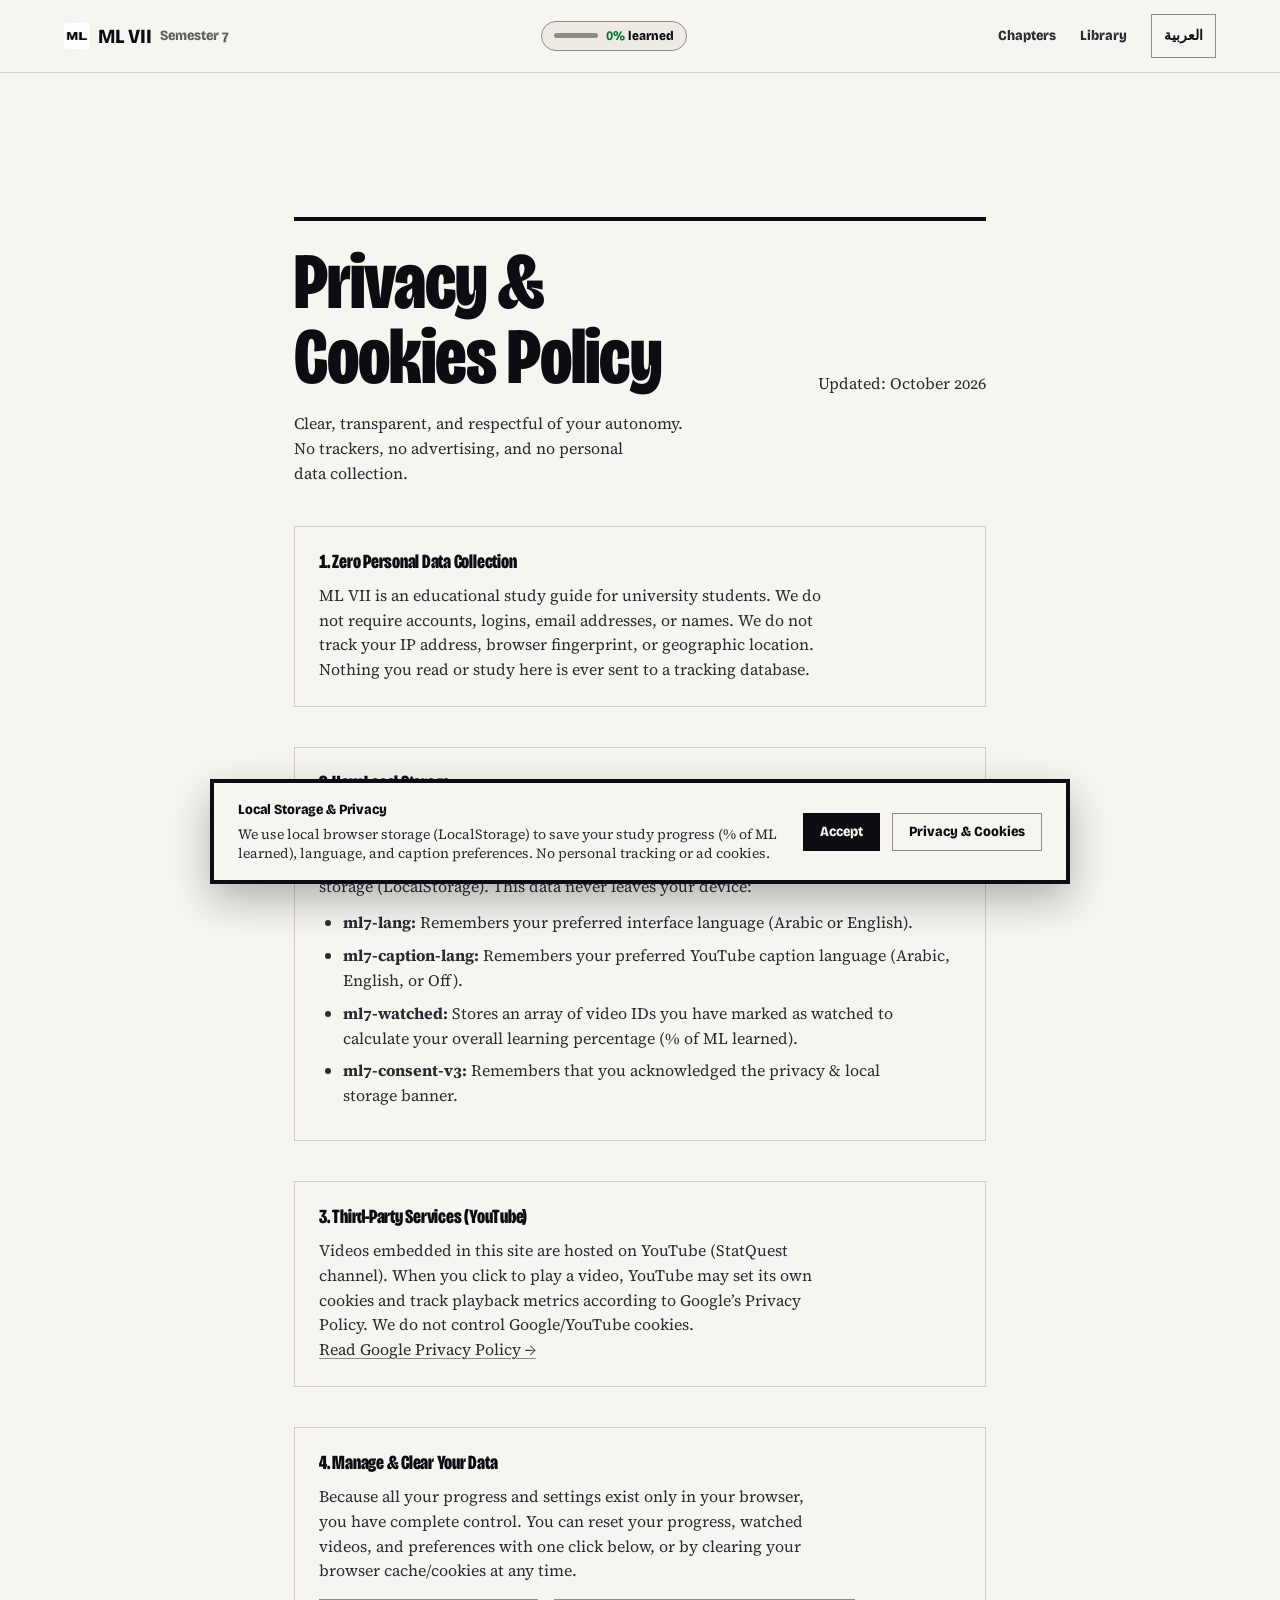
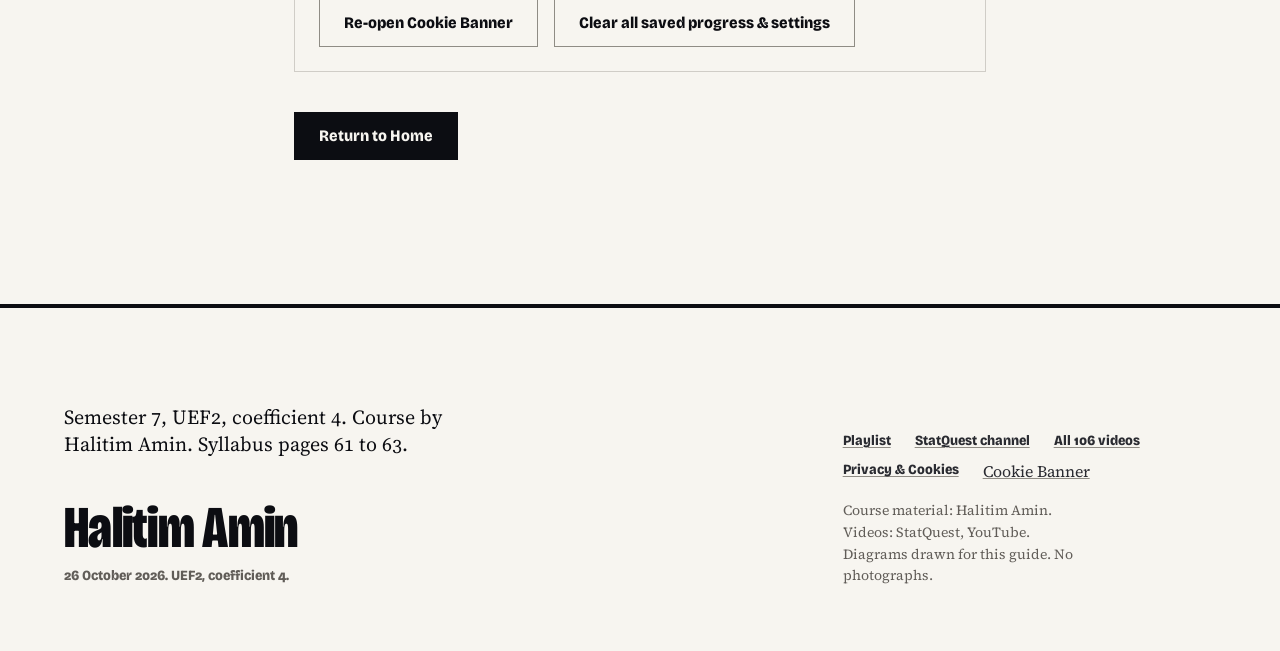
<file: privacy.html>
<!doctype html>
<html lang="en" dir="ltr" class="no-js">
<head>
  <meta charset="utf-8">
  <meta name="viewport" content="width=device-width, initial-scale=1">
  <title data-ar="سياسة الخصوصية وملفات تعريف الارتباط · ML VII">Privacy &amp; Cookies Policy · ML VII</title>
  <meta name="description" content="Privacy and cookie policy for the ML VII study guide: local browser storage, zero tracking, and complete user autonomy." data-ar-content="سياسة الخصوصية وملفات تعريف الارتباط لدليل دراسة ML VII: تخزين محلي في المتصفح، بدون أي تتبع، وتحكم كامل للمستخدم.">
  <meta name="author" content="Halitim Amin">
  <link rel="icon" href="favicon.ico" sizes="any">
  <link rel="icon" type="image/png" sizes="32x32" href="assets/favicon-32x32.png">
  <link rel="icon" type="image/png" sizes="16x16" href="assets/favicon-16x16.png">
  <link rel="apple-touch-icon" href="assets/apple-touch-icon.png">
  <meta property="og:type" content="website">
  <meta property="og:title" content="Privacy &amp; Cookies Policy · ML VII" data-ar-content="سياسة الخصوصية وملفات تعريف الارتباط · ML VII">
  <meta property="og:description" content="Privacy and cookie policy for the ML VII study guide: local browser storage, zero tracking, and complete user autonomy." data-ar-content="سياسة الخصوصية وملفات تعريف الارتباط لدليل دراسة ML VII: تخزين محلي في المتصفح، بدون أي تتبع، وتحكم كامل للمستخدم.">
  <meta property="og:image" content="assets/logo.png">
  <meta property="og:locale" content="en_DZ">
  <script>
    (function(){
      var d=document.documentElement;
      d.classList.remove('no-js');
      d.classList.add('js');
      try{
        var l=localStorage.getItem('ml7-lang');
        if(l==='ar'){d.lang='ar';d.dir='rtl';}
        if(localStorage.getItem('ml7-consent-v3')==='accepted'){
          d.classList.add('cookie-accepted');
        }
      }catch(e){}
    })();
  </script>
  <link rel="preconnect" href="https://fonts.googleapis.com">
  <link rel="preconnect" href="https://fonts.gstatic.com">
  <link href="https://fonts.googleapis.com/css2?family=Bricolage+Grotesque:opsz,wdth,wght@12..96,75..100,800&amp;family=IBM+Plex+Sans+Arabic:wght@400;700&amp;family=Source+Serif+4:opsz,wght@8..60,400&amp;display=swap" rel="stylesheet">
  <link rel="stylesheet" href="assets/site.css">
</head>
<body>
  <a class="skip" href="#main" data-ar="تجاوز إلى المحتوى">Skip to content</a>
  <header class="site-nav">
    <div class="container site-nav__inner">
      <a class="wordmark" href="index.html">
        <img class="wordmark__logo" src="assets/logo.png" alt="ML" width="28" height="28">
        ML VII <span data-ar="السداسي 7" dir="auto">Semester 7</span>
      </a>
      <div class="nav__progress" id="nav-progress" title="Your overall ML learning progress" data-ar-title="نسبة تقدّمك العامة في تعلّم الآلة" aria-label="Learning progress" data-ar-aria="نسبة التعلّم">
        <div class="nav__progress-track" aria-hidden="true"><div class="nav__progress-fill" id="nav-progress-fill" style="width: 0%;"></div></div>
        <span class="nav__progress-text"><strong id="nav-progress-num">0%</strong> <span data-ar="مكتمل">learned</span></span>
      </div>
      <nav class="site-nav__links" aria-label="Primary" data-ar-aria="التنقل الرئيسي">
        <a href="index.html#chapters" data-ar="الفصول">Chapters</a>
        <a href="library.html" data-ar="المكتبة">Library</a>
        <button class="lang-toggle" type="button" data-lang-toggle aria-label="التبديل إلى العربية" lang="ar">العربية</button>
      </nav>
    </div>
  </header>
  <main id="main">
<section class="section">
    <div class="container privacy-page">
      <header class="section__head">
        <h1 data-ar="سياسة الخصوصية وملفات تعريف الارتباط">Privacy &amp; Cookies Policy</h1>
        <p class="section__aside"><span data-ar="تحديث: أكتوبر 2026">Updated: October 2026</span></p>
      </header>
      <p class="section__intro" data-ar="واضحة وشفافة وتحترم خصوصيتك بالكامل. لا أدوات تتبع، لا إعلانات، ولا جمع لأي بيانات شخصية.">Clear, transparent, and respectful of your autonomy. No trackers, no advertising, and no personal data collection.</p>

      <div class="privacy-grid">
        <article class="privacy-card">
          <h2 class="privacy-card__title" data-ar="1. عدم جمع أي بيانات شخصية">1. Zero Personal Data Collection</h2>
          <p data-ar="دليل ML VII هو موقع تعليمي مخصص لطلاب الجامعة. لا يتطلب أي تسجيل دخول، أو بريد إلكتروني، أو اسم. نحن لا نتتبع عنوان IP الخاص بك أو موقعك الجغرافي. لا يتم إرسال أي معلومة حول ما تدرسه إلى أي قاعدة بيانات تتبّع.">ML VII is an educational study guide for university students. We do not require accounts, logins, email addresses, or names. We do not track your IP address, browser fingerprint, or geographic location. Nothing you read or study here is ever sent to a tracking database.</p>
        </article>

        <article class="privacy-card">
          <h2 class="privacy-card__title" data-ar="2. كيف نستخدم التخزين المحلي (LocalStorage)">2. How Local Storage (LocalStorage) is Used</h2>
          <p data-ar="بدل استخدام ملفات تعريف ارتباط (Cookies) على خادم، يحفظ الموقع بعض البيانات الأساسية في ذاكرة متصفحك محلياً (LocalStorage). هذه البيانات لا تغادر جهازك أبداً:">Instead of using tracking cookies on a server, this website stores a few essential pieces of data directly inside your own web browser storage (LocalStorage). This data never leaves your device:</p>
          <ul class="privacy-list">
            <li><strong>ml7-lang:</strong> <span data-ar="يحفظ لغة العرض التي اخترتها (العربية أو الإنجليزية).">Remembers your preferred interface language (Arabic or English).</span></li>
            <li><strong>ml7-caption-lang:</strong> <span data-ar="يحفظ لغة الترجمة المصاحبة الافتراضية لفيديوهات يوتيوب (العربية، الإنجليزية، أو إيقاف).">Remembers your preferred YouTube caption language (Arabic, English, or Off).</span></li>
            <li><strong>ml7-watched:</strong> <span data-ar="يحفظ أرقام الفيديوهات التي حددتها كمشاهدة لحساب نسبة تعلّمك في المادة (ML Progress %).">Stores an array of video IDs you have marked as watched to calculate your overall learning percentage (% of ML learned).</span></li>
            <li><strong>ml7-consent-v3:</strong> <span data-ar="يحفظ موافقتك على إشعار الخصوصية والتخزين المحلي كي لا يظهر الشريط مجدداً.">Remembers that you acknowledged the privacy & local storage banner.</span></li>
          </ul>
        </article>

        <article class="privacy-card">
          <h2 class="privacy-card__title" data-ar="3. الخدمات الخارجية (YouTube)">3. Third-Party Services (YouTube)</h2>
          <p data-ar="الفيديوهات المضمنة في هذا الموقع مستضافة على يوتيوب (قناة StatQuest). عند تشغيل أي فيديو، قد يقوم يوتيوب بوضع ملفات تعريف الارتباط الخاصة به وفقاً لسياسة خصوصية Google. ليس لدينا تحكم في ملفات تعريف ارتباط Google/YouTube.">Videos embedded in this site are hosted on YouTube (StatQuest channel). When you click to play a video, YouTube may set its own cookies and track playback metrics according to Google’s Privacy Policy. We do not control Google/YouTube cookies.</p>
          <p><a href="https://policies.google.com/privacy" target="_blank" rel="noopener" data-ar="اقرأ سياسة خصوصية Google">Read Google Privacy Policy &rarr;</a></p>
        </article>

        <article class="privacy-card">
          <h2 class="privacy-card__title" data-ar="4. إدارة ومسح بياناتك المخزنة">4. Manage &amp; Clear Your Data</h2>
          <p data-ar="نظراً لأن جميع بيانات تقدمك وتفضيلاتك موجودة فقط في متصفحك، فإنك تملك السيطرة الكاملة عليها. يمكنك تصفير تقدمك وحذف كافة التفضيلات بنقرة واحدة أدناه، أو عبر مسح بيانات التصفح من إعدادات متصفحك في أي وقت.">Because all your progress and settings exist only in your browser, you have complete control. You can reset your progress, watched videos, and preferences with one click below, or by clearing your browser cache/cookies at any time.</p>
          <div class="privacy-actions">
            <button type="button" class="btn btn--quiet" id="privacy-reset-consent" data-ar="إعادة إظهار إشعار الكوكيز">Re-open Cookie Banner</button>
            <button type="button" class="btn btn--quiet" id="privacy-clear-data" data-ar="مسح كل بيانات التقدم والتفضيلات">Clear all saved progress &amp; settings</button>
            <span class="privacy-clear-feedback" id="privacy-clear-feedback" hidden data-ar="تم مسح جميع البيانات بنجاح!">All local data cleared successfully!</span>
          </div>
        </article>
      </div>

      <div class="section__action" style="margin-top: 2.5rem;">
        <a class="btn btn--primary" href="index.html"><span data-ar="العودة إلى الصفحة الرئيسية">Return to Home</span></a>
      </div>
    </div>
  </section>
  </main>
  <aside class="site-consent cookie-banner" id="site-consent-banner" aria-label="Privacy and cookies" data-ar-aria="الخصوصية والتخزين المحلي">
    <div class="site-consent__inner cookie-banner__inner">
      <div class="site-consent__content cookie-banner__content">
        <p class="site-consent__title cookie-banner__title" data-ar="التخزين المحلي والخصوصية">Local Storage &amp; Privacy</p>
        <p class="site-consent__text cookie-banner__text" data-ar="نستخدم التخزين المحلي (LocalStorage) في متصفحك لحفظ تقدمك الدراسي (% ما تعلمته في تعلّم الآلة)، وتفضيلات اللغة والترجمة. لا نجمع أي بيانات شخصية ولا نستخدم كوكيز إعلانية.">
          We use local browser storage (LocalStorage) to save your study progress (% of ML learned), language, and caption preferences. No personal tracking or ad cookies.
        </p>
      </div>
      <div class="site-consent__actions cookie-banner__actions">
        <button type="button" class="btn btn--primary btn--sm" id="site-consent-accept" data-ar="قبول">Accept</button>
        <a href="privacy.html" class="btn btn--quiet btn--sm" data-ar="الخصوصية وملفات تعريف الارتباط">Privacy &amp; Cookies</a>
      </div>
    </div>
  </aside>
  <dialog class="dua-dialog" id="dua-dialog" aria-labelledby="dua-text">
    <div class="dua-dialog__inner">
      <span class="dua-dialog__icon" aria-hidden="true">🤲</span>
      <h2 class="dua-dialog__text" id="dua-text" dir="rtl" data-ar="دعاء لنا بالخير، فدعاء في ظهر الغيب مستجاب">
        دعاء لنا بالخير، فدعاء في ظهر الغيب مستجاب
      </h2>
      <p class="dua-dialog__sub" data-ar="اللهم وفّق كل طالب علم ويسّر له أمره">
        Keep us in your prayers, for a supplication in absence is answered.
      </p>
      <button type="button" class="btn btn--primary dua-dialog__btn" id="dua-close" data-ar="آمين يا رب">
        آمين يا رب
      </button>
    </div>
  </dialog>
  <footer class="letter letter--short" id="about">
    <div class="container letter__grid">
      <div>
        <p class="letter__statement" data-ar="السداسي 7، وحدة UEF2، معامل 4. المقرر: Halitim Amin. صفحات المقرر 61 إلى 63.">Semester 7, UEF2, coefficient 4. Course by Halitim Amin. Syllabus pages 61 to 63.</p>
        <p class="letter__sign">Halitim Amin</p>
        <p class="letter__date" data-ar="26 أكتوبر 2026. UEF2، معامل 4.">26 October 2026. UEF2, coefficient 4.</p>
      </div>
      <div class="letter__side">
        <nav class="letter__links" aria-label="Sources" data-ar-aria="المصادر">
          <a href="https://www.youtube.com/playlist?list=PLblh5JKOoLUICTaGLRoHQDuF_7q2GfuJF" target="_blank" rel="noopener" data-ar="قائمة التشغيل">Playlist</a>
          <a href="https://www.youtube.com/@statquest" target="_blank" rel="noopener" data-ar="قناة StatQuest">StatQuest channel</a>
          <a href="library.html" data-ar="كل الفيديوهات">All 106 videos</a>
          <a href="privacy.html" data-ar="الخصوصية وملفات تعريف الارتباط">Privacy &amp; Cookies</a>
          <button type="button" class="letter__consent-btn" id="footer-consent-trigger" data-ar="إظهار إشعار الخصوصية">Cookie Banner</button>
        </nav>
        <p class="letter__legal" data-ar="المقرر: Halitim Amin. الفيديوهات: StatQuest على يوتيوب. الرسوم مرسومة لهذا الدليل. لا صور فوتوغرافية.">Course material: Halitim Amin. Videos: StatQuest, YouTube. Diagrams drawn for this guide. No photographs.</p>
      </div>
    </div>
  </footer>
  <dialog class="player" id="player" aria-labelledby="player-title">
    <div class="player__bar">
      <h2 id="player-title">Video</h2>
      <div class="player__actions">
        <button type="button" class="player__watched-btn" id="player-mark-btn" aria-pressed="false" title="Mark video as finished" data-ar-title="علّم الفيديو كمنتهي">
          <svg viewBox="0 0 16 16" width="13" height="13" aria-hidden="true" focusable="false"><path d="M13.5 3.5 6 11 2.5 7.5" fill="none" stroke="currentColor" stroke-width="2.2" stroke-linecap="round" stroke-linejoin="round"/></svg>
          <span class="player__watched-text" data-ar="تمت المشاهدة">Mark as watched</span>
        </button>
        <div class="player__captions" role="group" aria-label="Caption language" data-ar-aria="لغة الترجمة المصاحبة">
          <span class="player__captions-label">
            <svg viewBox="0 0 24 24" width="14" height="14" aria-hidden="true" focusable="false"><path d="M19 4H5c-1.11 0-2 .9-2 2v12c0 1.1.89 2 2 2h14c1.1 0 2-.9 2-2V6c0-1.1-.9-2-2-2zm-8 7H9.5v-.5h-2v3h2V13H11v1c0 .55-.45 1-1 1H7c-.55 0-1-.45-1-1v-4c0-.55.45-1 1-1h3c.55 0 1 .45 1 1v1zm7 0h-1.5v-.5h-2v3h2V13H18v1c0 .55-.45 1-1 1h-3c-.55 0-1-.45-1-1v-4c0-.55.45-1 1-1h3c.55 0 1 .45 1 1v1z"/></svg>
            <span class="captions-text" data-ar="الترجمة">CC</span>
          </span>
          <button type="button" class="caption-btn" data-caption-lang="ar" aria-pressed="false" data-ar="العربية">العربية</button>
          <button type="button" class="caption-btn" data-caption-lang="en" aria-pressed="false" data-ar="الإنجليزية">English</button>
          <button type="button" class="caption-btn" data-caption-lang="off" aria-pressed="false" data-ar="إيقاف">Off</button>
        </div>
        <form method="dialog"><button class="player__close" type="submit" data-ar="إغلاق">Close</button></form>
      </div>
    </div>
    <div class="player__frame" id="player-frame"></div>
    <div class="player__foot">
      <p class="player__note" id="player-note" hidden></p>
      <a id="player-link" href="https://www.youtube.com/playlist?list=PLblh5JKOoLUICTaGLRoHQDuF_7q2GfuJF" target="_blank" rel="noopener" data-ar="افتح على يوتيوب">Open on YouTube</a>
    </div>
  </dialog>
  <script src="assets/data.js" defer></script>
  <script src="assets/app.js" defer></script>
</body>
</html>
</file>
<file: assets/site.css>
/* Hallmark · shape: Marquee Hero · genre: editorial · theme: Editorial (deal 1/3, seed bilingual-arabic-english-study-3e59·d7a82eb8·2026-10-26·r0) · job: listen · draw: 01a91e
 * hero: Stage · nav: edge-aligned · footer: letter close · imagery: no photographs; labelled algorithm diagrams only · signature: the learning-rate control on a drawn loss curve
 * axes: light/display-condensed/chromatic-green · posture: restrained · contrast: pass · fold: pass · v2.0.0 */
/* Hallmark · pre-emit critique: P4 H5 E4 S5 R4 V4 · weakest: R, the hero control earned a readout and a caption; the featured tag was cut so the green stays on link hovers and one factual tag */
/* Hallmark · hero-review: fix · 3 findings · 3 resolved */
/* Hallmark · waive 79 · chapter and library openers centre a short display block in a full-height title screen · the quiet chapter and library title page keeps its air */
/* Hallmark · dismissed 58 · home, chapter-2, chapter-6 and library enumerate the syllabus and all 106 videos; the index is the material */
@import url("./tokens.css");
@import url("./base.css");

/* ---------- the page's own tokens ---------- */
:root {
  --nav-line: 1px solid var(--color-rule);
  --rule: var(--rule-hair) solid var(--color-rule);
  --rule-strong: var(--rule-hair) solid var(--color-rule-2);
  --display-settings: "wdth" 75, "opsz" 96;
  --label-settings: "wdth" 90, "opsz" 12;
  --focus: 2px solid var(--color-focus);
}

body {
  color: var(--color-ink-2);
  font-optical-sizing: auto;
  font-variant-numeric: oldstyle-nums;
  line-height: 1.55;
}

h1, h2, h3 {
  color: var(--color-ink);
  font-variation-settings: var(--display-settings);
  font-variant-numeric: lining-nums tabular-nums;
}
h1 { line-height: 0.94; }
h2 { line-height: 1; }
h3 { line-height: 1.15; }

p, li { text-wrap: pretty; }
p:not([class]) { max-width: var(--measure); }

a { text-decoration-color: var(--color-rule-2); }
a:hover { text-decoration-color: var(--color-accent); }

small, figcaption, th, label, .meta, .btn, .tag, .site-nav, .wordmark {
  font-family: var(--font-display);
  font-variation-settings: var(--label-settings);
  font-weight: 800;
}
small, figcaption, .meta { color: var(--color-muted); font-size: var(--text-sm); }
figcaption { line-height: 1.45; }

.container { padding-inline: var(--gutter); }

.skip {
  position: absolute;
  inset-inline-start: var(--space-md);
  top: calc(-1 * var(--space-3xl));
  z-index: var(--z-toast);
  padding: var(--space-xs) var(--space-md);
  background: var(--color-ink);
  color: var(--color-paper);
  font-family: var(--font-display);
  font-weight: 800;
  text-decoration: none;
}
.skip:focus-visible { top: var(--space-md); }

/* ---------- nav ---------- */
.site-nav {
  position: sticky;
  top: 0;
  z-index: var(--z-sticky-nav);
  min-height: var(--nav-h);
  background: color-mix(in oklab, var(--color-paper) 94%, transparent);
  backdrop-filter: blur(8px);
  border-bottom: var(--nav-line);
}
.site-nav__inner {
  display: flex;
  align-items: center;
  justify-content: space-between;
  gap: var(--space-lg);
  min-height: var(--nav-h);
}
.wordmark {
  display: inline-flex;
  align-items: center;
  gap: var(--space-xs);
  color: var(--color-ink);
  font-size: var(--text-lg);
  line-height: 1;
  text-decoration: none;
  white-space: nowrap;
}
.wordmark__logo {
  width: 26px;
  height: 26px;
  object-fit: contain;
  border-radius: 4px;
  display: inline-block;
  flex-shrink: 0;
}
.wordmark span { color: var(--color-muted); font-size: var(--text-sm); }
.site-nav__links { display: flex; align-items: center; gap: var(--space-lg); }
.site-nav__links a, .lang-toggle {
  min-height: 44px;
  display: inline-flex;
  align-items: center;
  color: var(--color-ink-2);
  font-family: var(--font-display);
  font-variation-settings: var(--label-settings);
  font-weight: 800;
  font-size: var(--text-sm);
  text-decoration: none;
}
.site-nav__links a { border-bottom: 1px solid transparent; }
.site-nav__links a:hover { color: var(--color-ink); border-bottom-color: var(--color-accent); }
.site-nav__links a[aria-current="page"] { color: var(--color-ink); border-bottom-color: var(--color-ink); }
.lang-toggle {
  padding: 0 var(--space-sm);
  border: var(--rule-strong);
  background: transparent;
  color: var(--color-ink);
  cursor: pointer;
}
.lang-toggle:hover { background: var(--color-paper-2); }
.lang-toggle:active { transform: translateY(1px); }
@media (max-width: 40rem) {
  .site-nav__inner { gap: var(--space-xs); }
  .site-nav__links { gap: var(--space-md); }
  .wordmark span { display: none; }
}

/* ---------- controls ---------- */
.btn {
  display: inline-flex;
  align-items: center;
  justify-content: center;
  gap: var(--space-xs);
  min-height: 48px;
  padding: 0 var(--space-lg);
  border: var(--rule-hair) solid var(--color-ink);
  border-radius: 0;
  background: transparent;
  color: var(--color-ink);
  font-family: var(--font-display);
  font-variation-settings: var(--label-settings);
  font-weight: 800;
  font-size: var(--text-md);
  line-height: 1;
  text-decoration: none;
  white-space: nowrap;
  cursor: pointer;
  transition: background-color var(--dur-short) var(--ease-out), color var(--dur-short) var(--ease-out), border-color var(--dur-short) var(--ease-out), transform var(--dur-micro) var(--ease-out);
}
.btn:hover { background: var(--color-paper-2); }
.btn:active { transform: translateY(1px); }
.btn--primary { background: var(--color-ink); color: var(--color-paper); border-color: var(--color-ink); }
.btn--primary:hover { background: var(--color-ink-2); color: var(--color-paper); }
.btn--quiet { border-color: var(--color-rule-2); }
.btn--quiet:hover { background: var(--color-paper-2); border-color: var(--color-ink); }
.btn:disabled, .btn[aria-disabled="true"] { opacity: 0.55; cursor: not-allowed; transform: none; }
.btn[aria-busy="true"] { cursor: progress; }

.tag {
  display: inline-block;
  padding: var(--space-3xs) var(--space-xs);
  background: var(--color-accent);
  color: var(--color-accent-ink);
  font-size: var(--text-xs);
  line-height: 1.4;
  white-space: nowrap;
}

.icon-play { width: 1em; height: 1em; flex: 0 0 auto; fill: currentColor; }

/* ---------- hero ---------- */
.hero {
  min-height: calc(100dvh - var(--nav-h) - 1px);
  display: flex;
  align-items: center;
  padding-block: var(--space-xl);
  background: var(--color-paper);
}
.hero__grid {
  display: grid;
  grid-template-columns: minmax(0, 5fr) minmax(0, 7fr);
  align-items: center;
  gap: var(--space-2xl) var(--space-2xl);
  width: 100%;
}
.hero__copy { position: relative; z-index: var(--z-raised); }
.hero h1 {
  max-width: 13ch;
  font-size: clamp(3.25rem, 6.6vw, 5.94rem);
  letter-spacing: -0.015em;
}
.hero .lead { margin-top: var(--space-lg); max-width: 34ch; color: var(--color-ink); }
.hero__actions { display: flex; flex-wrap: wrap; align-items: center; gap: var(--space-sm); margin-top: var(--space-xl); }
.hero__meta {
  margin-top: var(--space-lg);
  max-width: 40ch;
  color: var(--color-muted);
  font-family: var(--font-display);
  font-variation-settings: var(--label-settings);
  font-weight: 800;
  font-size: var(--text-sm);
  line-height: 1.5;
}
.hero__meta a { color: var(--color-ink-2); text-decoration-color: var(--color-rule-2); }
.hero__stage { min-width: 0; }

/* the signature: a drawn loss curve and a real learning-rate control */
.descent { width: min(100%, calc((100dvh - 340px) * 1.285714)); margin-block: 0; margin-inline: auto 0; }
.descent__chart {
  width: 100%;
  height: auto;
  border-top: var(--rule-heavy) solid var(--color-ink);
  background: var(--color-paper);
  overflow: visible;
}
.descent__chart .axis { stroke: var(--color-rule-2); stroke-width: 1; fill: none; }
.descent__chart .grid { stroke: var(--color-rule); stroke-width: 1; stroke-dasharray: 2 4; }
.descent__chart .loss { stroke: var(--color-ink); stroke-width: 3; fill: none; }
.descent__chart .guide { stroke: var(--color-rule-2); stroke-width: 1; stroke-dasharray: 4 5; fill: none; }
.descent__chart .tick { fill: var(--color-muted); font-family: var(--font-display); font-size: 12px; font-variant-numeric: tabular-nums; }
.descent__chart .label { fill: var(--color-ink-2); font-family: var(--font-display); font-size: 13px; font-weight: 800; }
.descent__chart .label--muted { fill: var(--color-muted); font-weight: 800; }
.descent__chart .start { fill: var(--color-ink-2); }
.descent__chart .step { fill: var(--color-ink); transition: opacity var(--dur-short) var(--ease-out); }
.descent__chart .step--last { fill: var(--color-accent); }
.descent__chart .trail { stroke: var(--color-ink); stroke-width: 1.5; fill: none; opacity: 0.45; }
.descent__chart [data-rate] { transition: opacity var(--dur-short) var(--ease-out); }
.descent__chart [data-rate][hidden] { display: none; }
.descent__readout {
  display: flex;
  justify-content: space-between;
  gap: var(--space-md);
  padding-top: var(--space-sm);
  border-top: var(--rule);
  color: var(--color-ink);
  font-family: var(--font-display);
  font-variation-settings: var(--label-settings);
  font-weight: 800;
  font-size: var(--text-sm);
  font-variant-numeric: tabular-nums;
}
.descent__readout span:last-child { color: var(--color-muted); }
.descent__control {
  margin: var(--space-md) 0 0;
  padding: 0;
  border: 0;
}
.descent__control legend {
  margin-bottom: var(--space-xs);
  color: var(--color-muted);
  font-family: var(--font-display);
  font-variation-settings: var(--label-settings);
  font-weight: 800;
  font-size: var(--text-sm);
}
.descent__rates {
  display: grid;
  grid-template-columns: repeat(3, minmax(0, 1fr));
  gap: var(--space-xs);
}
.descent__control label {
  position: relative;
  display: flex;
  align-items: center;
  justify-content: center;
  gap: var(--space-2xs);
  min-height: 52px;
  padding: var(--space-2xs) var(--space-sm);
  border: var(--rule-strong);
  color: var(--color-ink-2);
  font-family: var(--font-display);
  font-variation-settings: var(--label-settings);
  font-weight: 800;
  font-size: var(--text-md);
  cursor: pointer;
}
.descent__control label small { color: var(--color-muted); font-size: var(--text-xs); font-family: var(--font-body); font-weight: 400; font-variant-numeric: normal; }
.descent__control input { position: absolute; opacity: 0; width: 1px; height: 1px; }
.descent__control label:has(input:checked) { background: var(--color-ink); border-color: var(--color-ink); color: var(--color-paper); }
.descent__control label:has(input:checked) small { color: var(--color-paper-3); }
.descent__control label:has(input:focus-visible) { outline: var(--focus); outline-offset: 2px; }
.descent__control label:hover { border-color: var(--color-ink); }
.descent__caption { margin-top: var(--space-sm); display: flex; justify-content: space-between; gap: var(--space-md); align-items: baseline; }
html:not(.js) .descent__control { display: none; }
html:not(.js) .descent__caption::after { content: "The control needs JavaScript."; color: var(--color-muted); }

/* ---------- section frame ---------- */
.section { padding-block: var(--section-gap); }
.section--tight { padding-block: var(--section-gap-s); }
.section--well { background: var(--color-paper-2); border-top: var(--rule); border-bottom: var(--rule); }
.section--band { background: var(--color-ink); color: var(--color-paper); }
.section--band h2, .section--band h3 { color: var(--color-paper); }
.section--band a { color: var(--color-paper); }
.section__head {
  display: grid;
  grid-template-columns: minmax(0, 8fr) minmax(0, 4fr);
  align-items: end;
  gap: var(--space-lg) var(--gap-columns);
  padding-top: var(--space-lg);
  border-top: var(--rule-heavy) solid var(--color-ink);
}
.section__head h2 { max-width: 24ch; }
.section__aside { display: flex; justify-content: flex-end; align-items: baseline; gap: var(--space-sm); }
.section__intro { margin-top: var(--space-md); max-width: 52ch; color: var(--color-ink-2); }
.section__rule { border: 0; border-top: var(--rule-heavy) solid var(--color-ink); margin: 0 0 var(--space-lg); }
.section--band .section__rule { border-top-color: var(--color-paper); }

/* ---------- contents ---------- */
.contents { list-style: none; margin: var(--space-2xl) 0 0; padding: 0; border-bottom: var(--rule); }
.contents__item { border-top: var(--rule); }
.contents__item:first-child { border-top: 0; }
.contents__row {
  display: grid;
  grid-template-columns: 4.5rem minmax(0, 1fr) auto;
  align-items: center;
  gap: var(--space-xs) var(--gap-columns);
  min-height: 96px;
  color: var(--color-ink);
  text-decoration: none;
}
.contents__num {
  color: var(--color-muted);
  font-family: var(--font-display);
  font-variation-settings: var(--display-settings);
  font-weight: 800;
  font-size: var(--text-2xl);
  font-variant-numeric: lining-nums tabular-nums;
}
.contents__title {
  font-family: var(--font-display);
  font-variation-settings: var(--display-settings);
  font-weight: 800;
  font-size: clamp(1.75rem, 2.4vw, 2.45rem);
  line-height: 1;
  letter-spacing: -0.012em;
  min-width: 0;
}
.contents__meta {
  color: var(--color-muted);
  font-family: var(--font-display);
  font-variation-settings: var(--label-settings);
  font-weight: 800;
  font-size: var(--text-sm);
  white-space: nowrap;
  font-variant-numeric: tabular-nums;
}
.contents__row:hover .contents__title { text-decoration: underline; text-decoration-thickness: 1px; text-underline-offset: 0.12em; text-decoration-color: var(--color-accent); }
.contents__row:hover .contents__num { color: var(--color-accent); }
.contents__item--lead .contents__row { min-height: 136px; align-items: start; padding-block: var(--space-lg); }
.contents__item--lead .contents__line {
  grid-column: 2 / 4;
  max-width: 52ch;
  color: var(--color-ink-2);
  font-size: var(--text-lg);
  line-height: 1.4;
}

/* ---------- ink band / featured lesson ---------- */
.band { padding-block: var(--space-3xl); }
.band__grid {
  display: grid;
  grid-template-columns: minmax(0, 7fr) minmax(0, 5fr);
  align-items: center;
  gap: var(--space-2xl) var(--space-2xl);
}
.poster { margin: 0; min-width: 0; }
.poster__link {
  position: relative;
  display: grid;
  grid-template-rows: 1fr auto;
  aspect-ratio: 16 / 9;
  padding: var(--space-lg);
  border-top: var(--rule-heavy) solid var(--color-paper);
  background: var(--color-ink);
  color: var(--color-paper);
  text-decoration: none;
  overflow: hidden;
}
.poster__link::after {
  content: "";
  position: absolute;
  inset: 0;
  border: var(--rule-hair) solid color-mix(in oklab, var(--color-paper) 20%, transparent);
  pointer-events: none;
}
.poster__top { display: flex; align-items: flex-start; justify-content: space-between; gap: var(--space-md); }
.poster__num {
  font-family: var(--font-display);
  font-variation-settings: var(--display-settings);
  font-weight: 800;
  font-size: clamp(5rem, 11vw, 10rem);
  line-height: 0.8;
  font-variant-numeric: lining-nums tabular-nums;
  letter-spacing: -0.02em;
}
.poster__play {
  display: inline-flex;
  align-items: center;
  gap: var(--space-xs);
  min-height: 44px;
  padding: 0 var(--space-sm);
  border: var(--rule-hair) solid var(--color-paper);
  color: var(--color-paper);
  font-family: var(--font-display);
  font-variation-settings: var(--label-settings);
  font-weight: 800;
  font-size: var(--text-sm);
}
.poster__link:hover .poster__play { color: var(--color-accent); border-color: var(--color-accent); }
.poster__bottom { display: flex; flex-direction: column; gap: var(--space-xs); }
.poster__title {
  max-width: 18ch;
  font-family: var(--font-display);
  font-variation-settings: var(--display-settings);
  font-weight: 800;
  font-size: clamp(1.75rem, 2.5vw, 2.5rem);
  line-height: 1;
  letter-spacing: -0.012em;
}
.poster__meta { color: var(--color-paper-3); font-family: var(--font-display); font-variation-settings: var(--label-settings); font-weight: 800; font-size: var(--text-sm); }
.band__copy h2 { max-width: 16ch; }
.band__copy p { max-width: 48ch; margin-top: var(--space-md); color: var(--color-paper-2); }
.band__next { margin-top: var(--space-xl); border-top: var(--rule-hair) solid color-mix(in oklab, var(--color-paper) 30%, transparent); }
.band__next h3 { margin-top: var(--space-md); color: var(--color-paper-3); font-family: var(--font-display); font-variation-settings: var(--label-settings); font-weight: 800; font-size: var(--text-sm); }
.band__next ul { list-style: none; margin: var(--space-xs) 0 0; padding: 0; }
.band__next li { border-top: var(--rule-hair) solid color-mix(in oklab, var(--color-paper) 16%, transparent); }
.band__next a {
  display: grid;
  grid-template-columns: minmax(0, 1fr) auto;
  gap: var(--space-md);
  align-items: baseline;
  padding-block: var(--space-sm);
  color: var(--color-paper);
  font-family: var(--font-body);
  font-size: var(--text-md);
  text-decoration: none;
}
.band__next a span:last-child { color: var(--color-paper-3); font-family: var(--font-display); font-variation-settings: var(--label-settings); font-weight: 800; font-size: var(--text-xs); font-variant-numeric: tabular-nums; }
.band__next a:hover { color: var(--color-accent); }

/* ---------- rail ---------- */
.rail-section { padding-block: var(--section-gap); }
.rail-wrap {
  margin-top: var(--space-2xl);
  overflow-x: auto;
  overscroll-behavior-x: contain;
  scroll-snap-type: x mandatory;
  scroll-padding-inline: var(--gutter);
}
.rail {
  display: grid;
  grid-auto-flow: column;
  grid-auto-columns: clamp(15rem, 23vw, 20rem);
  gap: var(--gap-columns);
  width: max-content;
  list-style: none;
  margin: 0;
  padding: 0;
}
.rail > * { scroll-snap-align: start; }
.rail:focus-visible { outline: var(--focus); outline-offset: 4px; }
.cover {
  display: flex;
  flex-direction: column;
  gap: var(--space-xs);
  height: 100%;
  min-height: 300px;
  padding-top: var(--space-md);
  border-top: var(--rule-heavy) solid var(--color-ink);
  color: var(--color-ink);
  text-decoration: none;
}
.cover__top { display: flex; justify-content: space-between; align-items: baseline; gap: var(--space-sm); }
.cover__num { color: var(--color-muted); font-family: var(--font-display); font-variation-settings: var(--display-settings); font-weight: 800; font-size: var(--text-2xl); font-variant-numeric: lining-nums tabular-nums; }
.cover__play { color: var(--color-muted); display: inline-flex; align-items: center; gap: var(--space-2xs); font-family: var(--font-display); font-variation-settings: var(--label-settings); font-weight: 800; font-size: var(--text-md); }
.cover__title {
  font-family: var(--font-display);
  font-variation-settings: var(--display-settings);
  font-weight: 800;
  font-size: var(--text-xl);
  line-height: 1.08;
  letter-spacing: -0.008em;
  text-wrap: balance;
}
.cover__meta { margin-top: auto; padding-top: var(--space-lg); color: var(--color-muted); font-family: var(--font-display); font-variation-settings: var(--label-settings); font-weight: 800; font-size: var(--text-sm); font-variant-numeric: tabular-nums; }
.cover:hover .cover__title { text-decoration: underline; text-decoration-thickness: 1px; text-underline-offset: 0.12em; text-decoration-color: var(--color-accent); }
.cover:hover .cover__play { color: var(--color-accent); }

/* ---------- k-means ---------- */
.km { padding-block: var(--section-gap-l); }
.km__steps {
  display: grid;
  grid-template-columns: repeat(3, minmax(0, 1fr));
  gap: var(--space-2xl) var(--gap-columns);
  margin: var(--space-2xl) 0 0;
  padding: 0;
  list-style: none;
  counter-reset: km;
}
.km__step { min-width: 0; border-top: var(--rule-heavy) solid var(--color-ink); padding-top: var(--space-md); }
.km__fig { background: var(--color-paper); border: var(--rule); }
.km__fig svg { width: 100%; height: auto; }
.km__triptych { display: grid; grid-template-columns: repeat(3, minmax(0, 1fr)); gap: var(--gap-columns); margin: 0; }
.km__triptych figure { margin: 0; min-width: 0; }
.km__triptych svg { width: 100%; height: auto; background: var(--color-paper); border: var(--rule); }
.km__triptych figcaption { margin-top: var(--space-xs); color: var(--color-muted); font-size: var(--text-xs); line-height: 1.4; }
.km__label {
  display: flex;
  gap: var(--space-xs);
  align-items: baseline;
  margin-top: var(--space-md);
  color: var(--color-ink);
  font-family: var(--font-display);
  font-variation-settings: var(--label-settings);
  font-weight: 800;
  font-size: var(--text-md);
}
.km__label::before { counter-increment: km; content: counter(km); color: var(--color-muted); font-variant-numeric: lining-nums tabular-nums; }
.km__text { margin-top: var(--space-xs); max-width: 48ch; font-size: var(--text-md); }
.km__note { margin-top: var(--space-2xl); max-width: 52ch; padding-top: var(--space-md); border-top: var(--rule); color: var(--color-ink); font-size: var(--text-lg); }

/* ---------- gaps ---------- */
.gaps__table { width: 100%; margin-top: var(--space-2xl); border-collapse: collapse; }
.gaps__table th {
  padding: 0 var(--space-md) var(--space-sm) 0;
  border-bottom: var(--rule-strong);
  color: var(--color-muted);
  font-size: var(--text-sm);
  text-align: start;
  white-space: nowrap;
}
.gaps__table td { padding: var(--space-md) var(--space-md) var(--space-md) 0; border-bottom: var(--rule); vertical-align: top; }
.gaps__table tr:last-child td { border-bottom: 0; }
.gaps__table th:last-child, .gaps__table td:last-child { padding-inline-end: 0; }
.gaps__chapter { color: var(--color-muted); font-family: var(--font-display); font-variation-settings: var(--label-settings); font-weight: 800; white-space: nowrap; font-variant-numeric: lining-nums tabular-nums; }
.gaps__chapter a { color: inherit; }
.gaps__what { color: var(--color-ink); font-family: var(--font-display); font-variation-settings: var(--display-settings); font-weight: 800; font-size: var(--text-lg); line-height: 1.2; }
.gaps__note { display: block; margin-top: var(--space-2xs); color: var(--color-muted); font-family: var(--font-body); font-weight: 400; font-size: var(--text-sm); }
.gaps__table a { font-family: var(--font-display); font-variation-settings: var(--label-settings); font-weight: 800; font-size: var(--text-sm); text-decoration-color: var(--color-rule-2); white-space: nowrap; }
.gaps__also { margin-top: var(--space-xl); max-width: 62ch; padding-top: var(--space-md); border-top: var(--rule); color: var(--color-ink-2); font-size: var(--text-md); }

/* ---------- letter close ---------- */
.letter { padding-block: var(--section-gap) var(--space-2xl); border-top: var(--rule-heavy) solid var(--color-ink); }
.letter--short { padding-block: var(--space-3xl) var(--space-2xl); }
.letter--short .letter__statement { font-size: var(--text-lg); }
.letter--short .letter__sign { margin-top: var(--space-xl); }
.letter__grid { display: grid; grid-template-columns: minmax(0, 8fr) minmax(0, 4fr); gap: var(--space-2xl) var(--gap-columns); align-items: end; }
.letter__statement { max-width: 44ch; color: var(--color-ink); font-size: var(--text-xl); line-height: 1.35; }
.letter__sign {
  margin-top: var(--space-2xl);
  color: var(--color-ink);
  font-family: var(--font-display);
  font-variation-settings: var(--display-settings);
  font-weight: 800;
  font-size: var(--text-display-s);
  line-height: 1;
  letter-spacing: -0.012em;
}
.letter__date { margin-top: var(--space-xs); color: var(--color-muted); font-family: var(--font-display); font-variation-settings: var(--label-settings); font-weight: 800; font-size: var(--text-sm); }
.letter__side { display: flex; flex-direction: column; gap: var(--space-md); }
.letter__links { display: flex; flex-wrap: wrap; gap: var(--space-xs) var(--space-lg); }
.letter__links a { font-family: var(--font-display); font-variation-settings: var(--label-settings); font-weight: 800; font-size: var(--text-sm); text-decoration-color: var(--color-rule-2); }
.letter__legal { color: var(--color-muted); font-size: var(--text-sm); max-width: 36ch; }

/* ---------- chapter opening ---------- */
.chapter {
  min-height: calc(100dvh - var(--nav-h));
  display: flex;
  align-items: center;
  padding-block: var(--space-2xl);
}
.chapter__grid { display: grid; grid-template-columns: minmax(0, 4fr) minmax(0, 8fr); gap: var(--space-2xl) var(--gap-columns); align-items: center; width: 100%; }
.chapter__num {
  color: var(--color-rule-2);
  font-family: var(--font-display);
  font-variation-settings: var(--display-settings);
  font-weight: 800;
  font-size: clamp(8rem, 18vw, 15rem);
  line-height: 0.78;
  letter-spacing: -0.02em;
  font-variant-numeric: lining-nums tabular-nums;
}
.chapter__copy h1 { max-width: 15ch; font-size: clamp(3rem, 6vw, 6rem); }
.chapter__copy { min-width: 0; }
.chapter__copy .lead { margin-top: var(--space-lg); max-width: 40ch; color: var(--color-ink); }
.chapter__action { margin-top: var(--space-xl); }
.chapter__meta { margin-top: var(--space-lg); color: var(--color-muted); font-family: var(--font-display); font-variation-settings: var(--label-settings); font-weight: 800; font-size: var(--text-sm); }

/* ---------- diagram split ---------- */
.split { padding-block: var(--section-gap-s); }
.split__grid { display: grid; grid-template-columns: minmax(0, 5fr) minmax(0, 7fr); gap: var(--space-2xl) var(--space-2xl); align-items: center; }
.split--flip .split__text { order: 2; }
.split--flip .split__fig { order: 1; }
.split__text h2 { max-width: 18ch; }
.split__text p { margin-top: var(--space-md); max-width: 48ch; }
.split--triptych .split__grid { grid-template-columns: minmax(0, 1fr); gap: var(--space-2xl); }
.split--triptych .split__text { display: grid; grid-template-columns: minmax(0, 5fr) minmax(0, 7fr); align-items: start; gap: var(--space-lg) var(--space-2xl); }
.split--triptych .split__text h2 { grid-column: 1; }
.split--triptych .split__text p { grid-column: 1; margin-top: 0; }
.split--triptych .split__points { grid-column: 2; grid-row: 1 / span 2; margin-top: 0; }
.split--triptych .split__fig { width: 100%; }
.split__points { margin: var(--space-lg) 0 0; padding: 0; list-style: none; border-top: var(--rule); }
.split__points li { display: grid; grid-template-columns: 2rem minmax(0, 1fr); gap: var(--space-xs); padding-block: var(--space-sm); border-bottom: var(--rule); }
.split__points span:first-child { color: var(--color-muted); font-family: var(--font-display); font-variation-settings: var(--label-settings); font-weight: 800; font-size: var(--text-sm); font-variant-numeric: lining-nums tabular-nums; }
.split__fig { margin: 0; min-width: 0; }
.split__fig svg { width: 100%; height: auto; background: var(--color-paper); border-top: var(--rule-heavy) solid var(--color-ink); }
.split__fig figcaption { margin-top: var(--space-sm); }

/* SVG diagram language */
.diagram text { font-family: var(--font-display); font-size: 12px; fill: var(--color-ink); font-weight: 800; }
.diagram .t--muted { fill: var(--color-muted); font-weight: 800; }
.diagram .t--accent { fill: var(--color-accent); }
.diagram .t--big { font-size: 22px; fill: var(--color-ink); }
.diagram .line { stroke: var(--color-ink); stroke-width: 1.5; fill: none; }
.diagram .line--axis { stroke: var(--color-rule-2); stroke-width: 1; }
.diagram .line--muted { stroke: var(--color-muted); }
.diagram .line--grid { stroke: var(--color-rule); stroke-width: 1; }
.diagram .line--dash { stroke-dasharray: 4 4; }
.diagram .line--accent { stroke: var(--color-accent); }
.diagram .line--tick { stroke: var(--color-rule-2); stroke-width: 1; }
.diagram .curve { stroke: var(--color-ink); stroke-width: 2.5; fill: none; }
.diagram .pt { fill: var(--color-ink); }
.diagram .pt--accent { fill: var(--color-accent); }
.diagram .trail { stroke: var(--color-ink-2); stroke-width: 1; fill: none; opacity: 0.5; }
.diagram .node { fill: var(--color-paper); stroke: var(--color-ink); stroke-width: 1.5; }
.diagram .cell { fill: var(--color-paper); stroke: var(--color-ink); stroke-width: 1.5; }
.diagram .cell-filled { fill: var(--color-ink); }
.diagram .cell-soft { fill: var(--color-rule); }
.diagram .dot-filled { fill: var(--color-ink); }
.diagram .dot-hollow { fill: var(--color-paper); stroke: var(--color-ink); stroke-width: 1.5; }
.diagram .dot-square { fill: var(--color-accent); }
.diagram .cross { stroke: var(--color-ink); stroke-width: 2; fill: none; }
.diagram .cross--ghost { stroke: var(--color-rule-2); stroke-width: 1; }
.diagram .arrowhead { fill: var(--color-ink); }
.diagram .arrowhead--accent { fill: var(--color-accent); }

/* ---------- lessons ---------- */
.lesson { padding-block: var(--section-gap-s); }
.lesson__head { display: grid; grid-template-columns: 4.5rem minmax(0, 8fr) auto; gap: var(--space-xs) var(--gap-columns); align-items: baseline; padding-top: var(--space-lg); border-top: var(--rule-heavy) solid var(--color-ink); }
.lesson__id { color: var(--color-muted); font-family: var(--font-display); font-variation-settings: var(--label-settings); font-weight: 800; font-size: var(--text-md); font-variant-numeric: lining-nums tabular-nums; }
.lesson__head h2 { grid-column: 2 / 4; max-width: 22ch; font-size: var(--text-section); }
.lesson__practical { grid-column: 2 / 4; max-width: 62ch; color: var(--color-muted); font-size: var(--text-sm); }
.lesson__practical b { color: var(--color-ink-2); font-weight: 700; }
.lesson__syllabus { margin-top: var(--space-2xl); display: grid; grid-template-columns: minmax(0, 4fr) minmax(0, 8fr); gap: var(--gap-columns); }
.lesson__syllabus h3 { color: var(--color-muted); font-family: var(--font-display); font-variation-settings: var(--label-settings); font-weight: 800; font-size: var(--text-sm); }
.lesson__bullets { margin: 0; padding: 0; list-style: none; columns: 2; column-gap: var(--gap-columns); }
.lesson__bullets li { break-inside: avoid; padding-block: var(--space-xs); border-bottom: var(--rule); font-size: var(--text-md); color: var(--color-ink-2); }
.lesson__watch { margin-top: var(--space-2xl); }
.lesson__watch > h3 { color: var(--color-muted); font-family: var(--font-display); font-variation-settings: var(--label-settings); font-weight: 800; font-size: var(--text-sm); }
.vgroup { margin-top: var(--space-md); }
.vgroup h4 { margin: 0; padding-block: var(--space-xs); border-bottom: var(--rule-strong); color: var(--color-ink); font-family: var(--font-display); font-variation-settings: var(--label-settings); font-weight: 800; font-size: var(--text-sm); }
.videos { margin: 0; padding: 0; list-style: none; }
.videos li { border-bottom: var(--rule); }
.video-empty { padding-block: var(--space-md); border-bottom: var(--rule); color: var(--color-muted); font-size: var(--text-sm); }
.video-empty a { color: var(--color-ink-2); text-decoration-color: var(--color-rule-2); }
.video {
  display: grid;
  grid-template-columns: 3.5rem minmax(0, 1fr) auto;
  gap: var(--space-sm) var(--space-md);
  align-items: center;
  min-height: 56px;
  color: var(--color-ink);
  text-decoration: none;
}
.video__n { color: var(--color-muted); font-family: var(--font-display); font-variation-settings: var(--label-settings); font-weight: 800; font-size: var(--text-sm); font-variant-numeric: tabular-nums; }
.video__title { display: flex; align-items: center; gap: var(--space-xs); min-width: 0; font-size: var(--text-md); }
.video__title .icon-play { opacity: 0.55; font-size: 0.65em; }
.video__time { color: var(--color-muted); font-family: var(--font-display); font-variation-settings: var(--label-settings); font-weight: 800; font-size: var(--text-xs); font-variant-numeric: tabular-nums; }
.video:hover .video__title { text-decoration: underline; text-decoration-color: var(--color-accent); text-underline-offset: 0.14em; }
.video:hover .icon-play { color: var(--color-accent); }
.video:hover .video__n { color: var(--color-ink); }

/* coverage / what the playlist misses */
.coverage { padding-block: var(--section-gap-s); background: var(--color-paper-2); border-top: var(--rule); border-bottom: var(--rule); }
.coverage__grid { display: grid; grid-template-columns: minmax(0, 5fr) minmax(0, 7fr); gap: var(--space-2xl) var(--space-2xl); }
.coverage h2 { max-width: 18ch; font-size: clamp(3.25rem, 5.1vw, 4.6rem); }
.coverage__body p { max-width: 52ch; }
.coverage__list { margin: var(--space-lg) 0 0; padding: 0; list-style: none; columns: 2; column-gap: var(--gap-columns); }
.coverage__list li { break-inside: avoid; padding-block: var(--space-xs); border-bottom: var(--rule); font-size: var(--text-md); }
.coverage__list li:last-child { border-bottom: 0; }
.coverage__fine { margin-top: var(--space-lg); color: var(--color-muted); font-size: var(--text-sm); }

/* pager */
.pager { padding-block: var(--section-gap-s) 0; }
.pager__grid { display: grid; grid-template-columns: 1fr 1fr; gap: var(--gap-columns); border-top: var(--rule-heavy) solid var(--color-ink); padding-top: var(--space-md); }
.pager a { display: flex; flex-direction: column; gap: var(--space-2xs); color: var(--color-ink); text-decoration: none; }
.pager a:hover { text-decoration: underline; text-decoration-color: var(--color-accent); }
.pager a:last-child { text-align: end; align-items: flex-end; }
.pager small { color: var(--color-muted); }
.pager b { font-family: var(--font-display); font-variation-settings: var(--display-settings); font-weight: 800; font-size: var(--text-xl); line-height: 1.1; }

/* ---------- library ---------- */
.library-head {
  min-height: calc(100dvh - var(--nav-h));
  display: flex;
  align-items: center;
  padding-block: var(--space-2xl);
}
.library-head__grid { display: grid; grid-template-columns: minmax(0, 5fr) minmax(0, 7fr); align-items: center; gap: var(--space-2xl) var(--space-2xl); width: 100%; }
.library-figure {
  display: block;
  color: var(--color-ink);
  font-family: var(--font-display);
  font-variation-settings: var(--display-settings);
  font-weight: 800;
  font-size: clamp(10rem, 22vw, 20rem);
  line-height: 0.78;
  letter-spacing: -0.025em;
  font-variant-numeric: lining-nums tabular-nums;
}
.library-figure__unit {
  display: block;
  margin-top: var(--space-md);
  color: var(--color-muted);
  font-family: var(--font-display);
  font-variation-settings: var(--label-settings);
  font-weight: 800;
  font-size: var(--text-sm);
}
.library-head__copy h1 { max-width: 12ch; font-size: clamp(3rem, 5.6vw, 5.5rem); }
.library-head__copy .lead { margin-top: var(--space-lg); max-width: 38ch; color: var(--color-ink); }
.library-head__action { margin-top: var(--space-xl); }
.library-head__meta { margin-top: var(--space-lg); color: var(--color-muted); font-family: var(--font-display); font-variation-settings: var(--label-settings); font-weight: 800; font-size: var(--text-sm); }

.mapping { padding-block: var(--section-gap-s); }
.mapping__grid { display: grid; grid-template-columns: minmax(0, 1fr); gap: var(--space-2xl); }
.mapping__head { display: grid; grid-template-columns: minmax(0, 5fr) minmax(0, 7fr); align-items: end; gap: var(--space-lg) var(--gap-columns); }
.mapping h2 { max-width: 18ch; }
.mapping__head p { max-width: 52ch; color: var(--color-ink-2); }
.mapping__points { margin: 0; padding: 0; list-style: none; display: grid; grid-template-columns: repeat(3, minmax(0, 1fr)); gap: var(--gap-columns); }
.mapping__points li { border-top: var(--rule-heavy) solid var(--color-ink); padding-top: var(--space-md); }
.mapping__points b { display: block; color: var(--color-ink); font-family: var(--font-display); font-variation-settings: var(--label-settings); font-weight: 800; font-size: var(--text-md); }
.mapping__points span { display: block; margin-top: var(--space-xs); color: var(--color-ink-2); font-size: var(--text-sm); }

.library { padding-block: var(--section-gap-s); }
.library__head { display: grid; grid-template-columns: minmax(0, 8fr) minmax(0, 4fr); align-items: end; gap: var(--space-lg) var(--gap-columns); padding-top: var(--space-lg); border-top: var(--rule-heavy) solid var(--color-ink); }
.library__head h2 { max-width: 24ch; }
.library__count { justify-self: end; color: var(--color-muted); font-family: var(--font-display); font-variation-settings: var(--label-settings); font-weight: 800; font-size: var(--text-sm); font-variant-numeric: tabular-nums; text-align: end; display: flex; flex-direction: column; gap: var(--space-3xs); }
.library__count output { color: var(--color-ink); }
.no-js-note { margin-top: var(--space-sm); max-width: 52ch; color: var(--color-muted); font-size: var(--text-sm); }
html.js .no-js-note { display: none; }
html:not(.js) .filters, html:not(.js) .lib .watch, html:not(.js) .lang-toggle { display: none; }
html:not(.js) .lib__row { grid-template-columns: 3.5rem minmax(0, 1fr); }
@media (max-width: 60rem) {
  html:not(.js) .lib__row { grid-template-columns: 3.5rem minmax(0, 1fr); }
}
.filters { display: flex; flex-wrap: wrap; align-items: end; gap: var(--space-md); margin-top: var(--space-xl); padding-block: var(--space-md); border-top: var(--rule); border-bottom: var(--rule); }
.field { display: flex; flex-direction: column; gap: var(--space-2xs); }
.field label { color: var(--color-muted); font-size: var(--text-sm); }
.field--search { flex: 1 1 18rem; }
.field input, .field select {
  width: 100%;
  min-height: 52px;
  padding: 0 var(--space-sm);
  border: var(--rule-hair) solid var(--color-rule-2);
  border-radius: 0;
  background: var(--color-paper);
  color: var(--color-ink);
  font-family: var(--font-body);
  font-size: var(--text-md);
  outline: 2px solid transparent;
  outline-offset: -3px;
  transition: border-color var(--dur-short) var(--ease-out);
}
.field input:focus, .field select:focus { outline: 2px solid var(--color-focus); outline-offset: 1px; }
.field input:focus-visible, .field select:focus-visible { outline-color: var(--color-focus); }
.field input::placeholder { color: var(--color-muted); opacity: 1; }
.filters__reset { align-self: end; }
.lib { margin: var(--space-md) 0 0; padding: 0; list-style: none; border-top: var(--rule-strong); }
.lib__row {
  display: grid;
  grid-template-columns: 2rem 3.5rem minmax(0, 1fr);
  gap: var(--space-sm) var(--space-md);
  align-items: center;
  min-height: 88px;
  border-bottom: var(--rule);
}
.lib__row.is-hidden { display: none; }
.watch { position: relative; display: inline-flex; align-items: center; justify-content: center; width: 44px; height: 44px; margin-inline-start: calc(-1 * var(--space-xs)); cursor: pointer; }
.watch input { position: absolute; opacity: 0; width: 1px; height: 1px; }
.watch__box { width: 18px; height: 18px; border: var(--rule-hair) solid var(--color-rule-2); background: var(--color-paper); }
.watch input:checked + .watch__box { background: var(--color-ink); border-color: var(--color-ink); box-shadow: inset 0 0 0 4px var(--color-paper); }
.watch:has(input:focus-visible) { outline: var(--focus); outline-offset: 2px; }
.watch:hover .watch__box { border-color: var(--color-ink); }
.lib__n { color: var(--color-muted); font-family: var(--font-display); font-variation-settings: var(--label-settings); font-weight: 800; font-size: var(--text-sm); font-variant-numeric: tabular-nums; }
.lib__play { display: flex; align-items: baseline; justify-content: space-between; gap: var(--space-md); min-width: 0; color: var(--color-ink); text-decoration: none; }
.lib__title { font-size: var(--text-md); line-height: 1.3; }
.lib__meta { color: var(--color-muted); font-family: var(--font-display); font-variation-settings: var(--label-settings); font-weight: 800; font-size: var(--text-xs); font-variant-numeric: tabular-nums; white-space: nowrap; }
.lib__play:hover .lib__title { text-decoration: underline; text-decoration-color: var(--color-accent); text-underline-offset: 0.14em; }
.lib__row.is-watched .lib__title { color: var(--color-muted); }
.lib__empty { padding-block: var(--space-2xl); border-bottom: var(--rule); color: var(--color-ink-2); }
.lib__empty b { color: var(--color-ink); }
.extras { padding-block: var(--section-gap-s); background: var(--color-paper-2); border-top: var(--rule); border-bottom: var(--rule); }
.extras__grid { display: grid; grid-template-columns: minmax(0, 7fr) minmax(0, 5fr); gap: var(--space-2xl) var(--space-2xl); align-items: end; }
.extras h2 { max-width: 18ch; }
.extras p { margin-top: var(--space-md); max-width: 48ch; }
.extras__action { justify-self: end; }

/* ---------- dialog ---------- */
.player:not([open]) {
  display: none !important;
}
.player {
  width: min(94vw, calc((92dvh - 110px) * 16 / 9), 1040px);
  max-width: none;
  max-height: 94dvh;
  padding: 0;
  border: var(--rule-hair) solid color-mix(in oklab, var(--color-paper) 25%, transparent);
  border-radius: 0;
  background: var(--color-ink);
  color: var(--color-paper);
  overflow: hidden !important;
  scrollbar-width: none;
  position: fixed;
  inset: 0;
  margin: auto;
}
.player[open] {
  display: flex;
  flex-direction: column;
}
.player::-webkit-scrollbar { display: none; width: 0; height: 0; }
.player::backdrop { background: color-mix(in oklab, var(--color-ink) 84%, transparent); }
body.is-playing { overflow: hidden; }
.player__bar {
  display: flex;
  align-items: center;
  justify-content: space-between;
  gap: var(--space-md);
  padding: var(--space-xs) var(--space-lg);
  min-height: 56px;
  border-bottom: var(--rule-hair) solid color-mix(in oklab, var(--color-paper) 20%, transparent);
  flex-shrink: 0;
}
.player__bar h2 {
  color: var(--color-paper);
  font-size: var(--text-lg);
  line-height: 1.2;
  margin: 0;
  overflow: hidden;
  text-overflow: ellipsis;
  white-space: nowrap;
}
.player__actions {
  display: flex;
  align-items: center;
  gap: var(--space-sm);
  flex-shrink: 0;
}
.player__captions {
  display: inline-flex;
  align-items: stretch;
  border: var(--rule-hair) solid var(--color-paper);
  background: transparent;
  height: 38px;
  box-sizing: border-box;
}
.player__captions-label {
  display: inline-flex;
  align-items: center;
  gap: 5px;
  padding: 0 var(--space-xs);
  color: var(--color-paper-2);
  font-family: var(--font-display);
  font-variation-settings: var(--label-settings);
  font-weight: 800;
  font-size: var(--text-xs);
  letter-spacing: 0.04em;
  border-inline-end: var(--rule-hair) solid color-mix(in oklab, var(--color-paper) 25%, transparent);
  user-select: none;
}
.player__captions-label svg {
  width: 14px;
  height: 14px;
  fill: currentColor;
  flex-shrink: 0;
}
.caption-btn {
  appearance: none;
  -webkit-appearance: none;
  display: inline-flex;
  align-items: center;
  justify-content: center;
  height: 100%;
  padding: 0 var(--space-sm);
  background: transparent;
  color: var(--color-paper);
  border: 0;
  border-inline-end: var(--rule-hair) solid color-mix(in oklab, var(--color-paper) 25%, transparent);
  border-radius: 0;
  cursor: pointer;
  font-family: var(--font-display);
  font-variation-settings: var(--label-settings);
  font-size: var(--text-xs);
  font-weight: 800;
  white-space: nowrap;
  outline: none;
  transition: background var(--dur-micro) var(--ease-out), color var(--dur-micro) var(--ease-out);
}
.caption-btn:last-child {
  border-inline-end: 0;
}
.caption-btn:hover {
  background: color-mix(in oklab, var(--color-paper) 15%, transparent);
  color: var(--color-paper);
}
.caption-btn.is-active,
.caption-btn[aria-pressed="true"] {
  background: var(--color-accent);
  color: var(--color-accent-ink);
  font-weight: 800;
}
html[lang="ar"] .caption-btn {
  font-family: var(--font-arabic);
  font-weight: 700;
}
html[lang="ar"] .player__captions-label {
  font-family: var(--font-arabic);
}
.player__close {
  display: inline-flex;
  align-items: center;
  justify-content: center;
  height: 38px;
  min-height: 38px;
  padding: 0 var(--space-sm);
  border: var(--rule-hair) solid var(--color-paper);
  border-radius: 0;
  background: transparent;
  color: var(--color-paper);
  font-family: var(--font-display);
  font-variation-settings: var(--label-settings);
  font-weight: 800;
  font-size: var(--text-xs);
  cursor: pointer;
  white-space: nowrap;
  outline: none;
  transition: border-color var(--dur-micro) var(--ease-out), color var(--dur-micro) var(--ease-out);
}
.player__close:hover { color: var(--color-accent); border-color: var(--color-accent); }
.player__frame {
  aspect-ratio: 16 / 9;
  background: var(--color-ink-2);
  flex: 1 1 auto;
  min-height: 0;
}
.player__frame iframe { width: 100%; height: 100%; border: 0; display: block; }
.player__foot {
  display: flex;
  align-items: center;
  justify-content: space-between;
  gap: var(--space-md);
  padding: var(--space-xs) var(--space-lg);
  min-height: 44px;
  flex-shrink: 0;
  border-top: var(--rule-hair) solid color-mix(in oklab, var(--color-paper) 15%, transparent);
}
.player__note {
  max-width: 60ch;
  color: var(--color-paper-2);
  font-size: var(--text-sm);
  margin: 0;
  overflow: hidden;
  text-overflow: ellipsis;
  white-space: nowrap;
}
.player__foot a {
  color: var(--color-paper);
  font-family: var(--font-display);
  font-variation-settings: var(--label-settings);
  font-weight: 800;
  font-size: var(--text-xs);
  white-space: nowrap;
}
.player__foot a:hover { color: var(--color-accent); }

/* ---------- arabic ---------- */
html[lang="ar"] body { font-family: var(--font-arabic); line-height: 1.7; letter-spacing: 0; }
html[lang="ar"] h1, html[lang="ar"] h2, html[lang="ar"] h3, html[lang="ar"] h4 {
  font-family: var(--font-arabic);
  font-weight: 700;
  font-variation-settings: normal;
  letter-spacing: 0;
  line-height: 1.28;
}
html[lang="ar"] h1 { line-height: 1.18; }
html[lang="ar"] .lead { line-height: 1.7; }
html[lang="ar"] small, html[lang="ar"] figcaption, html[lang="ar"] th, html[lang="ar"] label,
html[lang="ar"] .meta, html[lang="ar"] .btn, html[lang="ar"] .tag, html[lang="ar"] .site-nav,
html[lang="ar"] .wordmark, html[lang="ar"] .contents__meta, html[lang="ar"] .cover__meta,
html[lang="ar"] .hero__meta, html[lang="ar"] .chapter__meta, html[lang="ar"] .library-head__meta,
html[lang="ar"] .lib__meta, html[lang="ar"] .player__close, html[lang="ar"] .poster__play,
html[lang="ar"] .poster__meta, html[lang="ar"] .band__next h3 {
  font-family: var(--font-arabic);
  font-weight: 700;
  font-variation-settings: normal;
  letter-spacing: 0;
}
html[lang="ar"] .contents__title, html[lang="ar"] .cover__title, html[lang="ar"] .gaps__what,
html[lang="ar"] .letter__sign, html[lang="ar"] .pager b, html[lang="ar"] .chapter__num,
html[lang="ar"] .library-figure, html[lang="ar"] .contents__num, html[lang="ar"] .cover__num,
html[lang="ar"] .poster__num, html[lang="ar"] .poster__title, html[lang="ar"] .lib__n,
html[lang="ar"] .video__n, html[lang="ar"] .video__time, html[lang="ar"] .gaps__chapter {
  font-variation-settings: normal;
  letter-spacing: 0;
}
html[lang="ar"] .contents__title, html[lang="ar"] .cover__title, html[lang="ar"] .poster__title,
html[lang="ar"] .gaps__what, html[lang="ar"] .letter__sign, html[lang="ar"] .pager b {
  font-family: var(--font-arabic);
  font-weight: 700;
}
html[lang="ar"] .contents__num, html[lang="ar"] .cover__num, html[lang="ar"] .poster__num,
html[lang="ar"] .chapter__num, html[lang="ar"] .library-figure {
  font-family: var(--font-display);
  direction: ltr;
}
html[lang="ar"] .wordmark,
html[lang="ar"] .poster__title,
html[lang="ar"] .contents__title,
html[lang="ar"] .cover__title,
html[lang="ar"] .video__title,
html[lang="ar"] .lib__title,
html[lang="ar"] .band__next a span:first-child {
  direction: ltr;
  text-align: start;
}
html[lang="ar"] .descent__control label small { font-family: var(--font-arabic); font-weight: 400; }
html[lang="ar"] .lesson__bullets { columns: 1; }
html[lang="ar"] .coverage__list { columns: 1; }
html[lang="ar"] .descent__chart,
html[lang="ar"] .diagram,
html[lang="ar"] .km__fig {
  direction: ltr;
}

/* ---------- responsive ---------- */
@media (max-width: 60rem) {
  .hero, .chapter, .library-head { min-height: auto; padding-block: var(--space-3xl) var(--space-2xl); }
  .hero__grid, .library-head__grid { grid-template-columns: minmax(0, 1fr); gap: var(--space-xl); }
  .hero h1 { max-width: 15ch; font-size: clamp(2.75rem, 9vw, 4.5rem); }
  .hero__stage { margin-top: var(--space-md); }
  .section__head, .library__head, .letter__grid, .split__grid, .coverage__grid, .mapping__grid, .mapping__head, .extras__grid, .band__grid { grid-template-columns: minmax(0, 1fr); gap: var(--space-lg); }
  .section__aside, .library__count { justify-content: flex-start; text-align: start; justify-self: start; }
  .contents__row { grid-template-columns: 3rem minmax(0, 1fr); min-height: 88px; gap: var(--space-xs) var(--space-md); }
  .contents__meta { grid-column: 2; }
  .contents__item--lead .contents__row { min-height: 120px; }
  .contents__item--lead .contents__line { grid-column: 2; }
  .contents__title { font-size: var(--text-2xl); }
  .chapter__grid { grid-template-columns: minmax(0, 1fr); gap: var(--space-lg); }
  .chapter__num { font-size: clamp(5rem, 22vw, 8rem); }
  .chapter__copy h1 { font-size: clamp(2.75rem, 9vw, 4.5rem); }
  .split--flip .split__text, .split--flip .split__fig { order: initial; }
  .split--triptych .split__text { grid-template-columns: minmax(0, 1fr); gap: var(--space-md); }
  .split--triptych .split__points { grid-column: 1; grid-row: auto; margin-top: var(--space-lg); }
  .split__fig { margin-top: var(--space-md); }
  .lesson__head { grid-template-columns: 3rem minmax(0, 1fr); }
  .lesson__practical { grid-column: 2; }
  .lesson__syllabus { grid-template-columns: minmax(0, 1fr); gap: var(--space-md); }
  .lesson__bullets { columns: 1; }
  .km__steps, .mapping__points { grid-template-columns: minmax(0, 1fr); gap: var(--space-xl); }
  .km__triptych { grid-template-columns: minmax(0, 1fr); gap: var(--space-lg); }
  .km__triptych figure { max-width: 22rem; }
  .km__step { max-width: 28rem; }
  .km__note { margin-top: var(--space-xl); }
  .library-figure { font-size: clamp(7rem, 30vw, 12rem); }
  .filters { align-items: stretch; }
  .field--search { flex-basis: 100%; }
  .filters__reset { align-self: start; }
  .lib__row { grid-template-columns: 2rem minmax(0, 1fr); min-height: 96px; }
  .lib__n { display: none; }
  .lib__play { flex-direction: column; gap: var(--space-2xs); }
  .band__next { margin-top: var(--space-lg); }
  .poster__link { padding: var(--space-md); }
  .poster__num { font-size: clamp(4rem, 18vw, 7rem); }
  .poster__play { min-height: 40px; }
  .letter__sign { font-size: var(--text-display-s); }
  .gaps__table thead { display: none; }
  .gaps__table, .gaps__table tbody, .gaps__table tr, .gaps__table td { display: block; width: 100%; }
  .gaps__table tr { padding-block: var(--space-md); border-bottom: var(--rule); }
  .gaps__table tr:last-child { border-bottom: 0; }
  .gaps__table td { padding: 0; border: 0; }
  .gaps__table td + td { margin-top: var(--space-xs); }
  .gaps__table td::before { content: attr(data-label) ": "; color: var(--color-muted); font-family: var(--font-display); font-variation-settings: var(--label-settings); font-weight: 800; font-size: var(--text-xs); }
  .player { width: 100%; max-height: 100dvh; overflow: hidden !important; }
  .player__bar { padding: var(--space-xs) var(--space-sm); flex-direction: row; align-items: center; justify-content: space-between; gap: var(--space-xs); min-height: 48px; }
  .player__bar h2 { font-size: var(--text-md); max-width: 14ch; }
  .player__actions { gap: var(--space-2xs); }
  .player__captions { height: 32px; }
  .player__captions-label { font-size: 0.7rem; padding: 0 var(--space-2xs); gap: 3px; }
  .caption-btn { height: 100%; padding: 0 var(--space-2xs); font-size: 0.7rem; }
  .player__close { height: 32px; min-height: 32px; padding: 0 var(--space-xs); font-size: 0.7rem; }
  .player__foot { padding: var(--space-xs) var(--space-sm); min-height: 38px; }
  .player__note { display: none; }
  .descent__control label { padding: var(--space-2xs) var(--space-xs); }
}
@media (max-width: 40rem) {
  .hero { padding-block: var(--space-xl) var(--space-2xl); }
  .hero .lead { margin-top: var(--space-md); }
  .hero__actions { align-items: center; gap: var(--space-xs); margin-top: var(--space-lg); }
  .hero__actions .btn { flex: 0 1 auto; gap: var(--space-2xs); padding-inline: var(--space-sm); font-size: var(--text-sm); }
  .hero__meta { margin-top: var(--space-md); max-width: none; font-size: var(--text-xs); line-height: 1.4; }
  .hero__grid { gap: var(--space-sm); }
  .hero__stage { margin-top: 0; }
  .descent__readout { padding-top: var(--space-xs); }
  .descent__control { margin-top: var(--space-xs); }
  .descent__control legend { margin-bottom: var(--space-2xs); font-size: var(--text-xs); }
  .descent__control label { min-height: 44px; padding-inline: var(--space-xs); font-size: var(--text-sm); }
  .site-nav__links a { font-size: var(--text-xs); }
  .lang-toggle { padding: 0 var(--space-xs); }
  .contents__row { min-height: 92px; }
  .contents__title { font-size: var(--text-xl); }
  .poster__top { flex-direction: column; gap: var(--space-sm); }
  .poster__link { aspect-ratio: 4 / 5; }
  .poster__title { font-size: var(--text-xl); }
  .rail { grid-auto-columns: 78vw; }
  .split__points li { grid-template-columns: 1.5rem minmax(0, 1fr); }
  .video { grid-template-columns: 2.5rem minmax(0, 1fr) auto; gap: var(--space-xs) var(--space-sm); }
  .lesson__head { grid-template-columns: 1fr; }
  .lesson__practical { grid-column: 1; }
  .lib__row { gap: var(--space-xs) var(--space-sm); }
  .player__frame { aspect-ratio: 4 / 3; }
}
@media (prefers-reduced-motion: reduce) {
  html { scroll-behavior: auto; }
  *, *::before, *::after { transition-duration: 0.01ms !important; animation-duration: 0.01ms !important; animation-iteration-count: 1 !important; }
}

/* ---------- hide Netlify badge & drawer overlay ---------- */
iframe[src*="netlify"],
iframe[src*="badge"],
iframe[title*="Netlify" i],
netlify-badge,
netlify-drawer,
[data-netlify-badge],
[data-netlify-drawer],
[id*="netlify-badge" i],
[class*="netlify-badge" i],
[id*="netlify_badge" i],
div:has(> a[href*="netlify.com"]),
div:has(> iframe[src*="netlify"]) {
  display: none !important;
  visibility: hidden !important;
  opacity: 0 !important;
  pointer-events: none !important;
  width: 0 !important;
  height: 0 !important;
  position: absolute !important;
  left: -9999px !important;
}

/* ---------- learning progress & nav ---------- */
.nav__progress {
  display: inline-flex;
  align-items: center;
  gap: var(--space-xs);
  padding: 4px 12px;
  border: var(--rule-hair) solid var(--color-rule-2);
  border-radius: 999px;
  background: var(--color-paper-2);
  font-family: var(--font-display);
  font-variation-settings: var(--label-settings);
  font-weight: 800;
  font-size: var(--text-xs);
  color: var(--color-ink);
  cursor: pointer;
  transition: border-color var(--dur-short) var(--ease-out), background var(--dur-short) var(--ease-out);
}
.nav__progress:hover {
  border-color: var(--color-accent);
  background: var(--color-paper);
}
.nav__progress-track {
  width: 44px;
  height: 5px;
  background: var(--color-rule-2);
  border-radius: 3px;
  overflow: hidden;
}
.nav__progress-fill {
  display: block;
  height: 100%;
  background: var(--color-accent);
  border-radius: 3px;
  transition: width 0.3s ease;
}
.nav__progress-text {
  font-variant-numeric: tabular-nums;
  white-space: nowrap;
}
.nav__progress-text strong {
  color: var(--color-accent);
}
@media (max-width: 42rem) {
  .nav__progress-track { display: none; }
  .nav__progress { padding: 2px 8px; font-size: 0.7rem; }
}

/* ---------- chapter & lesson video rows with watch check ---------- */
.video-row {
  display: grid;
  grid-template-columns: 2.25rem minmax(0, 1fr);
  align-items: center;
  border-bottom: var(--rule);
}
.video-row .watch {
  width: 32px;
  height: 32px;
  margin-inline-start: 0;
}
.video-row .video {
  border-bottom: 0;
}
.video-row.is-watched .video__title span {
  color: var(--color-muted);
}
.video-row.is-watched .video__n {
  color: var(--color-rule-2);
}

/* contents row badge */
.contents__badge {
  display: inline-block;
  padding: 2px 8px;
  border: var(--rule-hair) solid var(--color-rule-2);
  border-radius: 999px;
  font-family: var(--font-display);
  font-variation-settings: var(--label-settings);
  font-weight: 800;
  font-size: var(--text-xs);
  color: var(--color-muted);
  font-variant-numeric: tabular-nums;
  margin-inline-start: auto;
}
.contents__badge.is-started {
  color: var(--color-accent);
  border-color: var(--color-accent);
  background: color-mix(in oklab, var(--color-accent) 8%, transparent);
}
.contents__badge.is-complete {
  color: #15803d;
  border-color: #15803d;
  background: color-mix(in oklab, #15803d 10%, transparent);
}

/* chapter page hero progress pill */
.chapter__num-col {
  display: flex;
  flex-direction: column;
  gap: var(--space-xs);
}
.chapter-progress-pill {
  display: inline-flex;
  align-items: center;
  gap: var(--space-xs);
  padding: 4px 10px;
  border: var(--rule-hair) solid var(--color-rule-2);
  border-radius: 999px;
  background: var(--color-paper);
  font-family: var(--font-display);
  font-variation-settings: var(--label-settings);
  font-weight: 800;
  font-size: var(--text-xs);
  width: fit-content;
}
.chapter-progress-pill__bar {
  width: 44px;
  height: 5px;
  background: var(--color-rule-2);
  border-radius: 3px;
  overflow: hidden;
}
.chapter-progress-pill__fill {
  display: block;
  height: 100%;
  background: var(--color-accent);
  border-radius: 3px;
  transition: width 0.3s ease;
}
.chapter-progress-pill__text strong {
  color: var(--color-accent);
}

/* ---------- player mark finished button ---------- */
.player__watched-btn {
  display: inline-flex;
  align-items: center;
  gap: var(--space-2xs);
  padding: 0 var(--space-sm);
  min-height: 32px;
  background: transparent;
  border: var(--rule-hair) solid color-mix(in oklab, var(--color-paper) 30%, transparent);
  color: var(--color-paper);
  font-family: var(--font-display);
  font-variation-settings: var(--label-settings);
  font-weight: 800;
  font-size: var(--text-xs);
  cursor: pointer;
  transition: all var(--dur-short) var(--ease-out);
  white-space: nowrap;
}
.player__watched-btn:hover {
  background: color-mix(in oklab, var(--color-paper) 15%, transparent);
  border-color: var(--color-paper);
}
.player__watched-btn[aria-pressed="true"],
.player__watched-btn.is-watched {
  background: var(--color-accent);
  border-color: var(--color-accent);
  color: #fff;
}

/* ---------- consent / storage banner (adblock-immune) ---------- */
html.cookie-accepted .site-consent,
html.cookie-accepted .cookie-banner,
.site-consent[hidden],
.cookie-banner[hidden] {
  display: none !important;
}
.site-consent,
.cookie-banner {
  position: fixed !important;
  bottom: var(--space-md) !important;
  left: 50% !important;
  transform: translateX(-50%) !important;
  width: min(calc(100vw - 2 * var(--space-md)), 860px) !important;
  z-index: 999999 !important;
  background: var(--color-paper, #ffffff) !important;
  border: var(--rule-heavy, 2px) solid var(--color-ink, #111111) !important;
  box-shadow: 0 16px 40px rgba(0, 0, 0, 0.28) !important;
  padding: var(--space-md) var(--space-lg) !important;
  animation: slideUp 0.3s var(--ease-out, ease-out);
}
.site-consent__inner,
.cookie-banner__inner {
  display: flex;
  align-items: center;
  justify-content: space-between;
  gap: var(--space-lg);
  flex-wrap: wrap;
}
.site-consent__content,
.cookie-banner__content {
  flex: 1 1 320px;
}
.site-consent__title,
.cookie-banner__title {
  margin: 0 0 var(--space-2xs);
  color: var(--color-ink);
  font-family: var(--font-display);
  font-variation-settings: var(--label-settings);
  font-weight: 800;
  font-size: var(--text-sm);
  letter-spacing: -0.01em;
}
.site-consent__text,
.cookie-banner__text {
  margin: 0;
  color: var(--color-ink-2);
  font-size: var(--text-sm);
  line-height: 1.4;
}
.site-consent__actions,
.cookie-banner__actions {
  display: flex;
  align-items: center;
  gap: var(--space-sm);
  flex-shrink: 0;
}
.letter__consent-btn {
  background: none;
  border: none;
  padding: 0;
  font: inherit;
  color: var(--color-ink-2);
  text-decoration: underline;
  text-decoration-color: var(--color-rule-2);
  cursor: pointer;
  display: inline-block;
  text-align: inherit;
}
.letter__consent-btn:hover {
  color: var(--color-ink);
  text-decoration-color: var(--color-accent);
}
.btn--sm {
  min-height: 38px;
  padding: 0 var(--space-md);
  font-size: var(--text-sm);
}
@keyframes slideUp {
  from { opacity: 0; transform: translate(-50%, 16px); }
  to { opacity: 1; transform: translate(-50%, 0); }
}

/* ---------- privacy policy page ---------- */
.privacy-page { max-width: 820px; }
.privacy-grid { display: grid; gap: var(--space-xl); margin-top: var(--space-xl); }
.privacy-card { padding: var(--space-lg); border: var(--rule); background: var(--color-paper); }
.privacy-card__title { margin: 0 0 var(--space-sm); font-size: var(--text-lg); color: var(--color-ink); }
.privacy-list { margin: var(--space-sm) 0 0; padding-inline-start: var(--space-lg); }
.privacy-list li { margin-bottom: var(--space-xs); font-size: var(--text-md); color: var(--color-ink-2); }
.privacy-actions { display: flex; align-items: center; gap: var(--space-md); margin-top: var(--space-md); flex-wrap: wrap; }
.privacy-clear-feedback { color: #15803d; font-family: var(--font-display); font-variation-settings: var(--label-settings); font-weight: 800; font-size: var(--text-sm); }

/* ---------- dua popup dialog ---------- */
.dua-dialog:not([open]) {
  display: none !important;
}
.dua-dialog[open] {
  display: flex !important;
  flex-direction: column;
  align-items: center;
  justify-content: center;
}
.dua-dialog {
  position: fixed;
  inset: 0;
  margin: auto;
  width: min(92vw, 560px);
  max-width: none;
  padding: var(--space-2xl) var(--space-xl);
  background: var(--color-paper);
  border: 3px solid var(--color-ink);
  color: var(--color-ink);
  box-shadow: 0 24px 64px color-mix(in oklab, var(--color-ink) 35%, transparent);
  text-align: center;
  z-index: 100000;
  border-radius: 0;
  animation: popDua 0.35s cubic-bezier(0.16, 1, 0.3, 1);
}
.dua-dialog::backdrop {
  background: color-mix(in oklab, var(--color-ink) 75%, transparent);
  backdrop-filter: blur(6px);
}
.dua-dialog__inner {
  display: flex;
  flex-direction: column;
  align-items: center;
  gap: var(--space-md);
}
.dua-dialog__icon {
  font-size: 3.25rem;
  line-height: 1;
}
.dua-dialog__text {
  margin: 0;
  font-family: var(--font-display);
  font-variation-settings: var(--display-settings);
  font-weight: 800;
  font-size: clamp(1.6rem, 3.8vw, 2.3rem);
  line-height: 1.4;
  color: var(--color-ink);
  letter-spacing: -0.01em;
}
.dua-dialog__sub {
  margin: 0;
  color: var(--color-muted);
  font-size: var(--text-md);
  line-height: 1.45;
}
.dua-dialog__btn {
  margin-top: var(--space-sm);
  min-width: 180px;
  min-height: 48px;
  font-size: var(--text-lg);
  font-weight: 800;
}
@keyframes popDua {
  from { opacity: 0; transform: scale(0.92) translateY(12px); }
  to { opacity: 1; transform: scale(1) translateY(0); }
}
</file>
